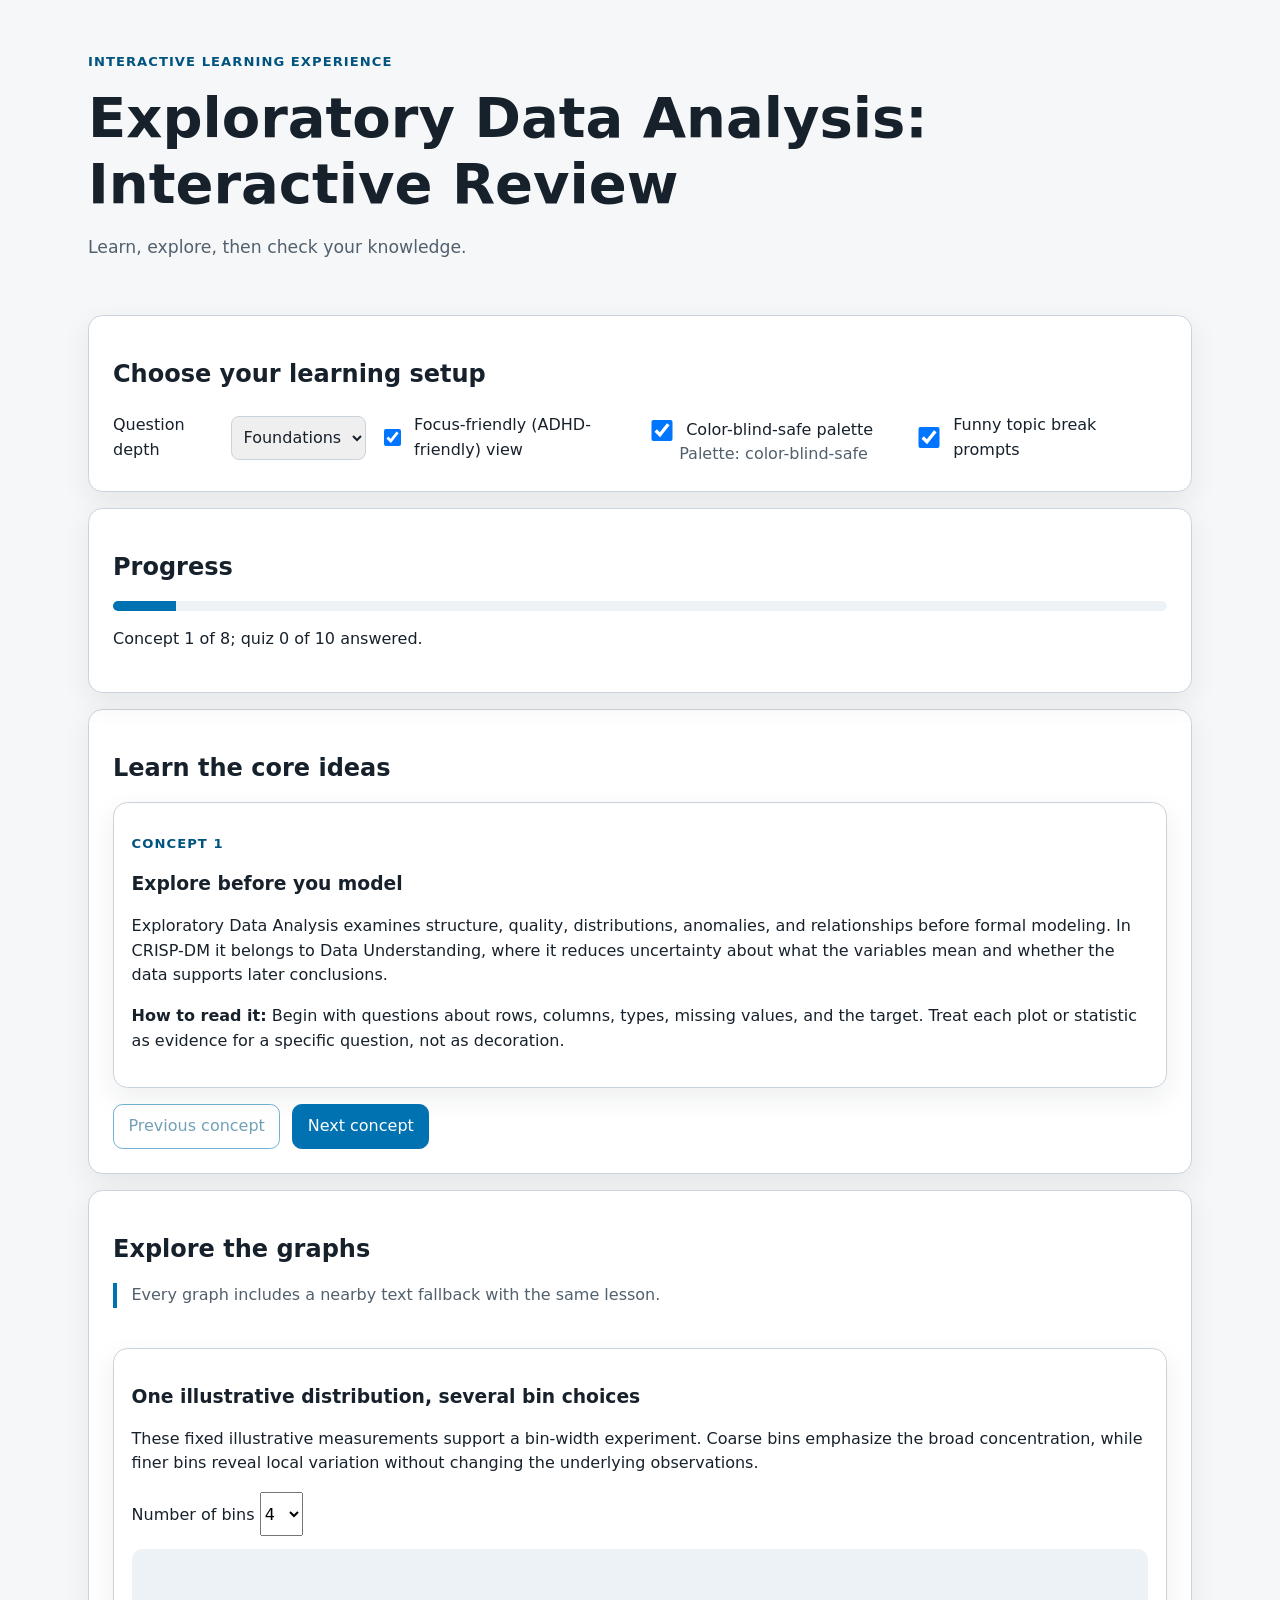
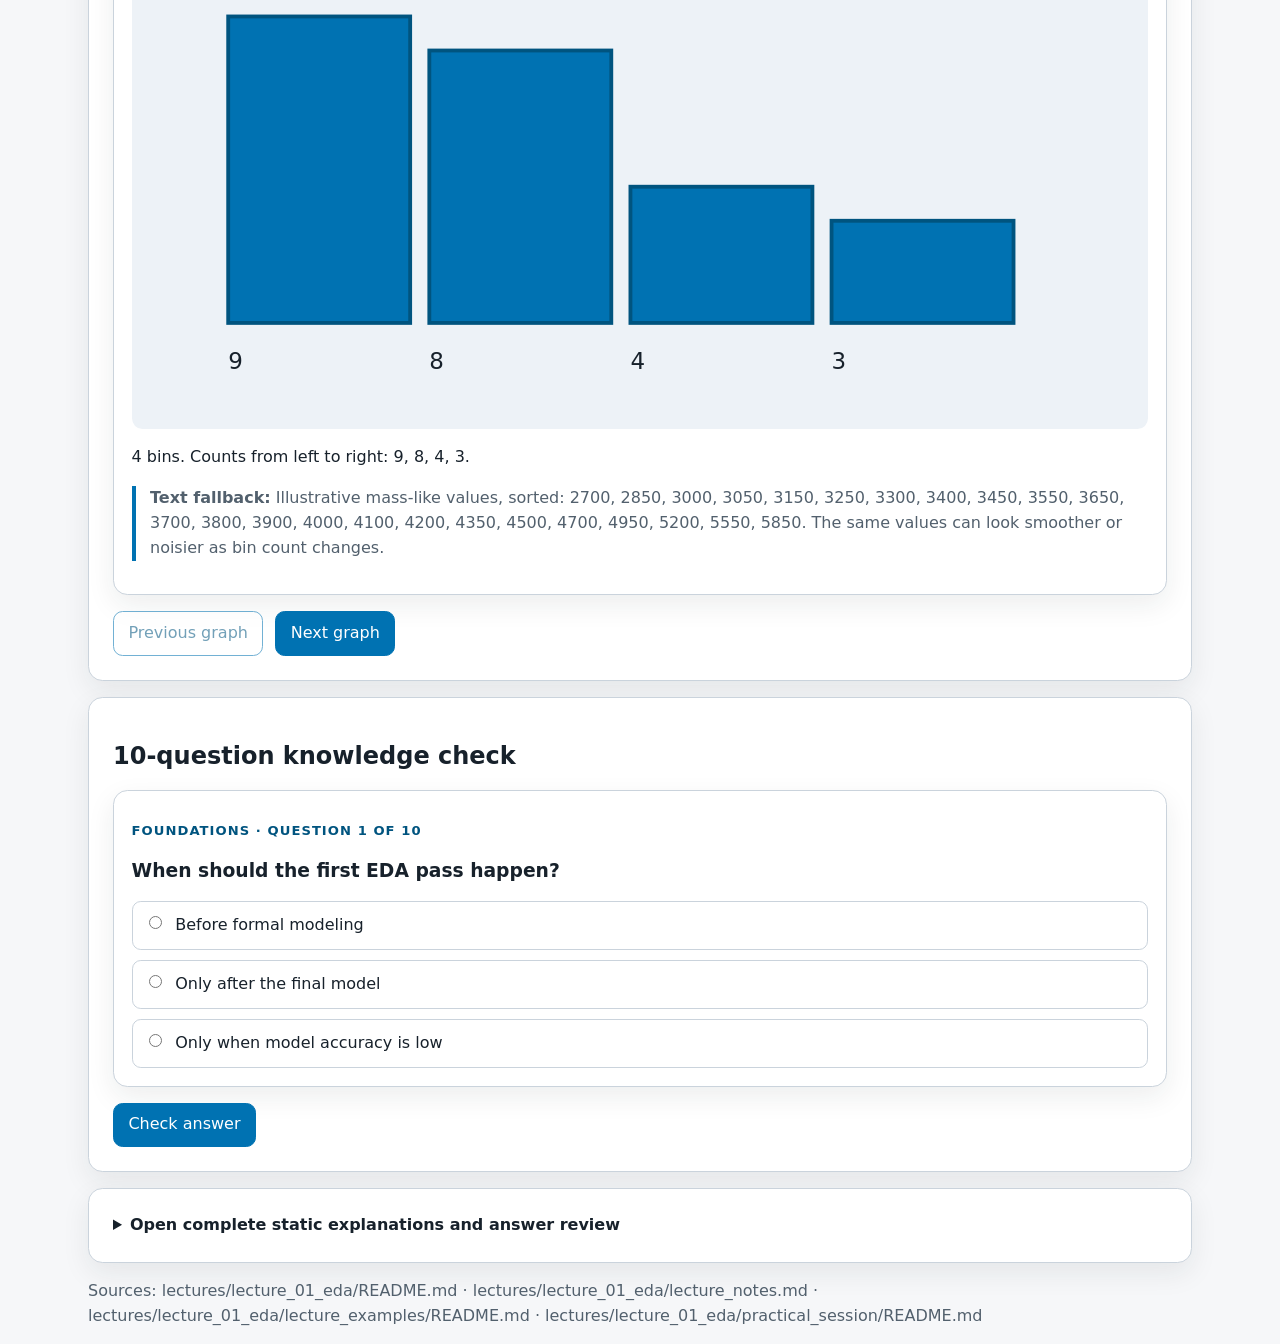
<file: lecture_experiences/lecture_01_eda/index.html>
<!doctype html>
<html lang="en" data-focus-friendly="false" data-color-blind="false">
<head>
  <meta charset="utf-8">
  <meta name="viewport" content="width=device-width, initial-scale=1">
  <title>Interactive learning experience</title>
  <style>
    :root {
      color-scheme: light;
      --background: #f6f7f9;
      --surface: #ffffff;
      --surface-soft: #edf2f7;
      --ink: #17212b;
      --muted: #52606d;
      --accent: #315c9b;
      --accent-strong: #173f76;
      --secondary: #c55a11;
      --success: #247a4d;
      --danger: #a33a3a;
      --border: #cad3dc;
      --focus: #111111;
      --graph-primary: #6d28d9;
      --graph-primary-strong: #4c1d95;
      --graph-secondary: #0f766e;
      --graph-secondary-strong: #115e59;
      --shadow: 0 10px 28px rgb(23 33 43 / 8%);
      font-family: system-ui, -apple-system, BlinkMacSystemFont, "Segoe UI", sans-serif;
    }

    :root[data-color-blind="true"] {
      --accent: #0072b2;
      --accent-strong: #00547f;
      --secondary: #d55e00;
      --success: #009e73;
      --danger: #cc79a7;
      --focus: #000000;
      --graph-primary: #0072b2;
      --graph-primary-strong: #00547f;
      --graph-secondary: #d55e00;
      --graph-secondary-strong: #9f4500;
    }

    * {
      box-sizing: border-box;
    }

    html {
      background: var(--background);
      color: var(--ink);
      line-height: 1.55;
      scroll-behavior: smooth;
      scroll-padding-top: calc(env(safe-area-inset-top, 0px) + 8rem);
    }

    body {
      margin: 0;
    }

    button,
    input,
    select,
    textarea {
      font: inherit;
    }

    button,
    select {
      min-height: 2.75rem;
    }

    button {
      border: 1px solid var(--accent);
      border-radius: 0.6rem;
      background: var(--accent);
      color: #ffffff;
      cursor: pointer;
      padding: 0.55rem 0.9rem;
    }

    button:hover {
      background: var(--accent-strong);
    }

    button.secondary {
      background: var(--surface);
      color: var(--accent-strong);
    }

    button:disabled {
      cursor: not-allowed;
      opacity: 0.55;
    }

    :focus-visible {
      outline: 3px solid var(--focus);
      outline-offset: 3px;
    }

    .skip-link {
      position: absolute;
      left: 0.75rem;
      top: -5rem;
      z-index: 10;
      background: var(--surface);
      color: var(--ink);
      padding: 0.65rem;
    }

    .skip-link:focus {
      top: 0.75rem;
    }

    .page-header,
    main,
    .page-footer {
      margin-inline: auto;
      max-width: 74rem;
      padding-inline: clamp(1rem, 4vw, 2.5rem);
    }

    .page-header {
      padding-block: 2.4rem 1.3rem;
    }

    .eyebrow {
      color: var(--accent-strong);
      font-size: 0.82rem;
      font-weight: 750;
      letter-spacing: 0.08em;
      text-transform: uppercase;
    }

    h1,
    h2,
    h3 {
      line-height: 1.18;
    }

    h1 {
      font-size: clamp(2rem, 5vw, 3.5rem);
      margin: 0.35rem 0 0.6rem;
    }

    .lede {
      color: var(--muted);
      font-size: 1.08rem;
      max-width: 68ch;
    }

    .settings,
    .panel,
    .concept-card,
    .visualization-card,
    .quiz-card,
    .static-reference {
      background: var(--surface);
      border: 1px solid var(--border);
      border-radius: 0.9rem;
      box-shadow: var(--shadow);
    }

    .settings,
    .panel,
    .static-reference {
      margin-block: 1rem;
      padding: clamp(1rem, 3vw, 1.5rem);
    }

    .settings-grid {
      display: grid;
      gap: 0.9rem;
      grid-template-columns: repeat(auto-fit, minmax(13rem, 1fr));
    }

    .setting {
      align-items: center;
      display: flex;
      gap: 0.65rem;
      min-height: 2.75rem;
    }

    .setting select {
      border: 1px solid var(--border);
      border-radius: 0.5rem;
      color: var(--ink);
      flex: 1;
      padding: 0.45rem;
    }

    .setting input[type="checkbox"] {
      height: 1.35rem;
      width: 1.35rem;
    }

    .setting-status {
      color: var(--muted);
      margin: -0.65rem 0 0 2rem;
    }

    textarea {
      border: 1px solid var(--border);
      border-radius: 0.55rem;
      min-height: 7rem;
      padding: 0.7rem;
      width: 100%;
    }

    .progress-track {
      background: var(--surface-soft);
      border-radius: 999px;
      height: 0.65rem;
      overflow: hidden;
    }

    .progress-value {
      background: var(--accent);
      height: 100%;
      transition: width 180ms ease;
      width: 0;
    }

    .progress-panel {
      background: var(--surface);
      border: 1px solid var(--border);
      box-shadow: var(--shadow);
      position: sticky;
      top: calc(env(safe-area-inset-top, 0px) + 0.75rem);
      z-index: 2;
    }

    .quiz-card,
    #quiz-feedback,
    #quiz-results {
      scroll-margin-top: calc(env(safe-area-inset-top, 0px) + 8rem);
    }

    .card-grid {
      display: grid;
      gap: 1rem;
      grid-template-columns: repeat(auto-fit, minmax(min(100%, 19rem), 1fr));
    }

    .concept-card,
    .visualization-card,
    .quiz-card {
      padding: 1.1rem;
    }

    .concept-card[hidden],
    .visualization-card[hidden] {
      display: none;
    }

    .mistakes {
      border-left: 0.3rem solid var(--secondary);
      padding-left: 1rem;
    }

    .button-row {
      display: flex;
      flex-wrap: wrap;
      gap: 0.75rem;
      margin-top: 1rem;
    }

    .chart-shell {
      background: var(--surface-soft);
      border-radius: 0.65rem;
      margin-block: 0.8rem;
      overflow-x: auto;
      padding: 0.65rem;
    }

    .chart-shell svg {
      display: block;
      height: auto;
      max-width: 100%;
    }

    .chart-label {
      fill: var(--ink);
      font-size: 12px;
    }

    .mark-primary {
      fill: var(--graph-primary);
      stroke: var(--graph-primary-strong);
      stroke-width: 2;
    }

    .mark-secondary {
      color: var(--graph-secondary);
      fill: url("#diagonal-hatch");
      stroke: var(--graph-secondary-strong);
      stroke-width: 3;
    }

    .mark-series-primary {
      fill: var(--graph-primary);
      stroke: var(--graph-primary-strong);
      stroke-width: 2;
    }

    .mark-series-secondary {
      color: var(--graph-secondary);
      fill: url("#diagonal-hatch");
      stroke: var(--graph-secondary-strong);
      stroke-width: 3;
    }

    .boundary-line,
    .zero-line {
      fill: none;
      stroke: var(--graph-secondary-strong);
      stroke-dasharray: 9 6;
      stroke-width: 3;
    }

    .residual-line {
      stroke: var(--graph-secondary-strong);
      stroke-width: 2;
    }

    .metric-bar {
      fill: var(--graph-primary);
      stroke: var(--graph-primary-strong);
      stroke-width: 2;
    }

    .confusion-cell rect {
      stroke-width: 3;
    }

    .confusion-cell text {
      fill: var(--ink);
      font-size: 16px;
      font-weight: 750;
    }

    .outcome-tn rect,
    .outcome-tp rect {
      fill: var(--graph-primary);
      fill-opacity: 0.22;
      stroke: var(--graph-primary-strong);
    }

    .outcome-fp,
    .outcome-fn {
      color: var(--graph-secondary);
    }

    .outcome-fp rect,
    .outcome-fn rect {
      fill: url("#diagonal-hatch");
      stroke: var(--graph-secondary-strong);
    }

    .coefficient-line {
      fill: none;
      stroke-width: 3;
    }

    .feature-label {
      fill: var(--ink);
      font-size: 11px;
      font-weight: 700;
    }

    .coefficient-legend {
      color: var(--muted);
      margin: 0.75rem 0 0;
    }

    .model-ridge {
      stroke: var(--graph-primary);
    }

    .model-lasso {
      stroke: var(--graph-secondary);
      stroke-dasharray: 8 5;
    }

    .coefficient-zero {
      color: var(--graph-secondary-strong);
      fill: var(--surface);
      stroke: currentColor;
      stroke-width: 3;
    }

    .visualization-table {
      border-collapse: collapse;
      margin-top: 0.75rem;
      width: 100%;
    }

    .visualization-table th,
    .visualization-table td {
      border-bottom: 1px solid var(--border);
      padding: 0.4rem 0.55rem;
      text-align: left;
    }

    .graph-fallback {
      border-left: 0.3rem solid var(--accent);
      color: var(--muted);
      margin-top: 0.8rem;
      padding-left: 0.9rem;
    }

    .break-prompt {
      background: #fff7df;
      border: 1px solid #e3b84e;
      border-radius: 0.7rem;
      color: #402d00;
      margin-block: 1rem;
      padding: 0.8rem 1rem;
    }

    .break-prompt[hidden] {
      display: none;
    }

    .quiz-options {
      border: 0;
      display: grid;
      gap: 0.6rem;
      margin: 0;
      padding: 0;
    }

    .quiz-option {
      align-items: flex-start;
      border: 1px solid var(--border);
      border-radius: 0.55rem;
      display: flex;
      gap: 0.65rem;
      padding: 0.7rem;
    }

    .feedback {
      border-left: 0.35rem solid var(--accent);
      margin-top: 1rem;
      padding-left: 0.9rem;
    }

    .feedback[data-correct="true"] {
      border-color: var(--success);
    }

    .feedback[data-correct="false"] {
      border-color: var(--danger);
    }

    .static-reference summary {
      cursor: pointer;
      font-weight: 750;
    }

    .static-reference-body {
      margin-top: 1rem;
    }

    .static-reference-body article {
      border-top: 1px solid var(--border);
      padding-block: 0.75rem;
    }

    .source-list {
      color: var(--muted);
      overflow-wrap: anywhere;
    }

    :root[data-focus-friendly="true"] .optional-detail,
    :root[data-focus-friendly="true"] .visualization-card:not([data-active="true"]) {
      display: none;
    }

    :root[data-focus-friendly="true"] .card-grid {
      display: block;
    }

    @media (max-width: 42rem) {
      .progress-panel {
        margin-block: 0.65rem;
        padding: 0.75rem 0.9rem;
      }

      .progress-panel h2,
      .progress-panel p {
        margin-block: 0.25rem;
      }

      .progress-track {
        height: 0.5rem;
      }

      .button-row button {
        flex: 1 1 9rem;
      }
    }

    @media (prefers-reduced-motion: reduce) {
      *,
      *::before,
      *::after {
        animation-duration: 0.01ms !important;
        animation-iteration-count: 1 !important;
        scroll-behavior: auto !important;
        transition-duration: 0.01ms !important;
      }
    }
  </style>
</head>
<body>
  <a class="skip-link" href="#main-content">Skip to learning content</a>
  <header class="page-header">
    <p class="eyebrow">Interactive learning experience</p>
    <h1 id="site-title">Learning experience</h1>
    <p class="lede" id="site-subtitle">Learn, explore, then check your knowledge.</p>
  </header>

  <main id="main-content">
    <section class="settings" aria-labelledby="settings-title">
      <h2 id="settings-title">Choose your learning setup</h2>
      <div class="settings-grid">
        <label class="setting">
          <span>Question depth</span>
          <select data-setting="difficulty">
            <option value="foundations">Foundations</option>
            <option value="applied">Applied</option>
            <option value="challenge">Challenge</option>
          </select>
        </label>
        <label class="setting">
          <input data-setting="focus" type="checkbox">
          <span>Focus-friendly (ADHD-friendly) view</span>
        </label>
        <div>
          <label class="setting">
            <input data-setting="color-blind" type="checkbox">
            <span>Color-blind-safe palette</span>
          </label>
          <p id="palette-status" class="setting-status" aria-live="polite">
            Palette: standard
          </p>
        </div>
        <label class="setting">
          <input data-setting="break-prompts" type="checkbox">
          <span>Funny topic break prompts</span>
        </label>
      </div>
    </section>

    <section class="panel progress-panel" aria-labelledby="progress-title">
      <h2 id="progress-title">Progress</h2>
      <div class="progress-track" role="progressbar" aria-valuemin="0" aria-valuemax="100"
           aria-valuenow="0" aria-label="Learning experience progress">
        <div class="progress-value"></div>
      </div>
      <p id="progress-text">Start with the first concept.</p>
    </section>

    <section class="panel" aria-labelledby="learn-title">
      <h2 id="learn-title">Learn the core ideas</h2>
      <div id="concept-list" class="card-grid"></div>
      <div class="button-row">
        <button class="secondary" id="previous-concept" type="button">Previous concept</button>
        <button id="next-concept" type="button">Next concept</button>
      </div>
    </section>

    <aside id="break-prompt" class="break-prompt" aria-live="polite" hidden></aside>

    <section class="panel" aria-labelledby="explore-title">
      <h2 id="explore-title">Explore the graphs</h2>
      <p class="graph-fallback">Every graph includes a nearby text fallback with the same lesson.</p>
      <svg width="0" height="0" aria-hidden="true" focusable="false">
        <defs>
          <pattern id="diagonal-hatch" width="8" height="8" patternUnits="userSpaceOnUse">
            <path d="M-2,2 L2,-2 M0,8 L8,0 M6,10 L10,6" stroke="currentColor"
                  stroke-width="2"></path>
          </pattern>
        </defs>
      </svg>
      <div id="visualization-list" class="card-grid" data-shape="circle"></div>
      <div class="button-row">
        <button class="secondary" id="previous-visualization" type="button">
          Previous graph
        </button>
        <button id="next-visualization" type="button">Next graph</button>
      </div>
    </section>

    <section class="panel" aria-labelledby="quiz-title">
      <h2 id="quiz-title">10-question knowledge check</h2>
      <div id="quiz-card" class="quiz-card"></div>
      <div id="quiz-feedback" class="feedback" aria-live="polite" hidden></div>
      <div id="quiz-results" aria-live="polite" tabindex="-1" hidden></div>
      <div class="button-row">
        <button id="submit-answer" type="button">Check answer</button>
        <button id="next-question" type="button" hidden>Next question</button>
        <button id="retry-quiz" class="secondary" type="button" hidden>Retry quiz</button>
      </div>
    </section>

    <section id="static-content" class="static-reference">
      <details>
        <summary>Open complete static explanations and answer review</summary>
        <div class="static-reference-body"><h2>Complete static learning reference</h2><p>This reference remains available when scripts or browser storage are unavailable.</p><section><h3>Concepts</h3><article><h4>Explore before you model</h4><p>Exploratory Data Analysis examines structure, quality, distributions, anomalies, and relationships before formal modeling. In CRISP-DM it belongs to Data Understanding, where it reduces uncertainty about what the variables mean and whether the data supports later conclusions.</p><p><strong>How to interpret it:</strong> Begin with questions about rows, columns, types, missing values, and the target. Treat each plot or statistic as evidence for a specific question, not as decoration.</p><h5>Common mistakes</h5><ul><li>Fitting a model before checking whether columns, units, and missing values are sensible.</li><li>Treating EDA as a one-time checklist instead of returning to it after data changes.</li></ul><p><strong>Sources:</strong> lectures/lecture_01_eda/lecture_notes.md; lectures/lecture_01_eda/practical_session/README.md</p></article><article><h4>Structure and data types choose the question</h4><p>Rows, columns, data types, unique values, and missingness define the dataset you actually have. Numerical, categorical, ordinal, and time-series variables require different summaries and plots.</p><p><strong>How to interpret it:</strong> Use numerical summaries for measured quantities, counts and proportions for categories, and preserve the ordering of ordinal categories. Inspect structure before plotting so a numeric-looking code is not mistaken for a measured quantity.</p><h5>Common mistakes</h5><ul><li>Taking the mean of an unordered category code.</li><li>Treating an ordered category as though its levels had no order.</li></ul><p><strong>Sources:</strong> lectures/lecture_01_eda/lecture_notes.md; lectures/lecture_01_eda/practical_session/README.md</p></article><article><h4>Read center, spread, and shape together</h4><p>Mean, median, and mode describe different notions of center; variance and standard deviation describe spread; skewness describes asymmetry. The mean uses every value and is sensitive to extremes, while the median is more robust.</p><p><strong>How to interpret it:</strong> For a right-skewed variable, report the median alongside its spread and distribution shape. A single average cannot show whether values are concentrated, variable, or asymmetric.</p><h5>Common mistakes</h5><ul><li>Reporting a mean without checking the distribution or spread.</li><li>Assuming all libraries use the same bias correction or kurtosis convention.</li></ul><p><strong>Sources:</strong> lectures/lecture_01_eda/lecture_notes.md</p></article><article><h4>Histogram shape depends on bins</h4><p>A histogram groups numerical values into bins to reveal frequency and shape. Too few bins can hide clusters or multiple peaks, while too many can make random variation look like meaningful structure.</p><p><strong>How to interpret it:</strong> Change the bin count and look for conclusions that remain stable. Use a histogram as one view of shape, supported by summaries or another view such as an ECDF.</p><h5>Common mistakes</h5><ul><li>Treating one arbitrary bin setting as the unique shape of the data.</li><li>Comparing histogram bar heights when the bin widths differ.</li></ul><p><strong>Sources:</strong> lectures/lecture_01_eda/lecture_notes.md; lectures/lecture_01_eda/lecture_examples/README.md</p></article><article><h4>IQR fences flag observations for inspection</h4><p>The interquartile range is Q3 minus Q1 and contains the middle half of ordered observations. Many box plots flag values below Q1 - 1.5 × IQR or above Q3 + 1.5 × IQR.</p><p><strong>How to interpret it:</strong> A flagged point is unusual relative to this distribution, not automatically an error. Check its source, units, group, and domain meaning before deciding how to handle it.</p><h5>Common mistakes</h5><ul><li>Deleting every point beyond a box-plot whisker.</li><li>Reading the box as the full data range instead of the middle 50 percent.</li></ul><p><strong>Sources:</strong> lectures/lecture_01_eda/lecture_notes.md; lectures/lecture_01_eda/practical_session/README.md</p></article><article><h4>Association is evidence, not causation</h4><p>A scatter plot shows how two numerical variables vary together and can reveal direction, clusters, non-linearity, and outliers. Pearson correlation summarizes linear association but does not establish a causal mechanism.</p><p><strong>How to interpret it:</strong> Describe what the points show, then consider grouping variables, non-linear patterns, and domain explanations. A trend between flipper length and body mass does not prove that changing one causes the other.</p><h5>Common mistakes</h5><ul><li>Using correlation as proof of causation.</li><li>Concluding that no relationship exists because Pearson correlation is near zero.</li></ul><p><strong>Sources:</strong> lectures/lecture_01_eda/lecture_notes.md; lectures/lecture_01_eda/practical_session/README.md</p></article><article><h4>Compare missing counts in context</h4><p>A missing-value count gives the number of unavailable observations, while a missing proportion divides that count by the relevant total. Proportions make columns or groups of different sizes comparable.</p><p><strong>How to interpret it:</strong> Report both count and denominator. Then investigate whether missingness is concentrated in particular variables or groups, because missing data can change summaries and interpretation.</p><h5>Common mistakes</h5><ul><li>Comparing raw missing counts across datasets of very different sizes.</li><li>Treating missingness only as a cleaning inconvenience without checking its pattern.</li></ul><p><strong>Sources:</strong> lectures/lecture_01_eda/lecture_notes.md; lectures/lecture_01_eda/practical_session/README.md</p></article><article><h4>Automation starts the investigation</h4><p>Automated EDA tools can quickly summarize types, missingness, quantiles, distributions, and correlations. They save time and make initial reporting consistent, but they lack domain context and may miss subtle problems.</p><p><strong>How to interpret it:</strong> Use an automated report to generate questions and prioritize checks. Confirm important findings with targeted manual inspection and explain why each finding matters.</p><h5>Common mistakes</h5><ul><li>Submitting an automated report as though it were a reasoned analysis.</li><li>Assuming an inferred type or highlighted correlation must be correct.</li></ul><p><strong>Sources:</strong> lectures/lecture_01_eda/lecture_notes.md; lectures/lecture_01_eda/lecture_examples/README.md</p></article></section><section><h3>Visualization reference</h3><article><h4>One illustrative distribution, several bin choices</h4><p>These fixed illustrative measurements support a bin-width experiment. Coarse bins emphasize the broad concentration, while finer bins reveal local variation without changing the underlying observations.</p><p class="graph-fallback"><strong>Graph fallback:</strong> Illustrative mass-like values, sorted: 2700, 2850, 3000, 3050, 3150, 3250, 3300, 3400, 3450, 3550, 3650, 3700, 3800, 3900, 4000, 4100, 4200, 4350, 4500, 4700, 4950, 5200, 5550, 5850. The same values can look smoother or noisier as bin count changes.</p></article><article><h4>An IQR flag is not a deletion command</h4><p>Change the fence multiplier and notice which observations are flagged. The rule describes unusual position in this sample; it does not diagnose a measurement error.</p><p class="graph-fallback"><strong>Graph fallback:</strong> Sorted measurements: 28, 29, 30, 30, 31, 31, 32, 32, 33, 34, 35, 36, 37, 42, 52. A 1 × IQR fence flags 42 and 52, while wider fences flag only 52. Either flag still needs source and domain inspection.</p></article><article><h4>Illustrative flipper length and body mass association</h4><p>These fixed illustrative points model the positive association discussed in the lecture: larger flipper measurements often coincide with larger body mass. The dashed line summarizes direction, not a causal claim.</p><p class="graph-fallback"><strong>Graph fallback:</strong> Pairs of flipper length in millimetres and body mass in grams: (178, 3150), (181, 3300), (185, 3450), (188, 3600), (191, 3500), (195, 3900), (199, 4050), (203, 4300), (210, 4700), (216, 5100). Values generally rise together, with variation around the trend.</p></article><article><h4>Illustrative missingness: counts need denominators</h4><p>Compare raw missing counts with percentages in this fixed teaching example. A smaller count can represent the larger missing-data problem when its denominator is much smaller.</p><p class="graph-fallback"><strong>Graph fallback:</strong> Illustrative missingness table: column A 2/344 (about 0.6%); column B 11/344 (about 3.2%); small subgroup 6/40 (15%); large subgroup 12/300 (4%). Although 6 is a smaller count than 12, it is the larger proportion.</p></article></section><section><h3>Quiz banks and answer review</h3><section><h4>Foundations</h4><ol><li><p><strong>When should the first EDA pass happen?</strong></p><ul><li>Before formal modeling</li><li>Only after the final model</li><li>Only when model accuracy is low</li></ul><p><strong>Answer:</strong> Before formal modeling</p><p><strong>Explanation:</strong> EDA belongs to Data Understanding and should reveal structure and quality issues before modeling choices are made.</p></li><li><p><strong>Which summary is most appropriate for an unordered species column?</strong></p><ul><li>Counts and proportions</li><li>Mean and variance</li><li>Pearson correlation</li></ul><p><strong>Answer:</strong> Counts and proportions</p><p><strong>Explanation:</strong> Species is categorical, so frequencies, proportions, mode, unique count, and missing count are meaningful summaries.</p></li><li><p><strong>Which measure of center is usually more robust to an extreme value?</strong></p><ul><li>Median</li><li>Mean</li><li>Variance</li></ul><p><strong>Answer:</strong> Median</p><p><strong>Explanation:</strong> The median depends on ordered position rather than the magnitude of every value, so a single extreme usually affects it less.</p></li><li><p><strong>What does positive skewness describe?</strong></p><ul><li>A long right tail</li><li>A long left tail</li><li>No spread</li></ul><p><strong>Answer:</strong> A long right tail</p><p><strong>Explanation:</strong> Positive skew means the distribution extends farther toward large values; the mean is often pulled above the median.</p></li><li><p><strong>What does a histogram bar count?</strong></p><ul><li>Observations in a numerical interval</li><li>Causal effects</li><li>Missing column names</li></ul><p><strong>Answer:</strong> Observations in a numerical interval</p><p><strong>Explanation:</strong> A histogram groups numerical observations into bins and displays their frequencies.</p></li><li><p><strong>How is the interquartile range calculated?</strong></p><ul><li>Q3 minus Q1</li><li>Maximum minus minimum</li><li>Mean minus median</li></ul><p><strong>Answer:</strong> Q3 minus Q1</p><p><strong>Explanation:</strong> IQR = Q3 - Q1 and describes the spread of the middle 50 percent of observations.</p></li><li><p><strong>What does a point beyond a standard box-plot whisker mean?</strong></p><ul><li>It deserves inspection</li><li>It is certainly a data error</li><li>It proves the distribution is normal</li></ul><p><strong>Answer:</strong> It deserves inspection</p><p><strong>Explanation:</strong> The 1.5 × IQR rule flags an unusual position; source and domain checks are needed before calling it erroneous.</p></li><li><p><strong>A strong scatter-plot trend proves that changing x causes y.</strong></p><ul><li>False</li><li>True</li><li>Only when the line slopes upward</li></ul><p><strong>Answer:</strong> False</p><p><strong>Explanation:</strong> Association can result from grouping, confounding, selection, or other mechanisms; a scatter plot alone does not establish causation.</p></li><li><p><strong>Why report a missing proportion as well as a count?</strong></p><ul><li>It accounts for the denominator</li><li>It makes every count smaller</li><li>It identifies the cause of missingness</li></ul><p><strong>Answer:</strong> It accounts for the denominator</p><p><strong>Explanation:</strong> Dividing by the relevant total makes missingness comparable across columns or groups of different sizes.</p></li><li><p><strong>What is the best role for an automated EDA report?</strong></p><ul><li>A starting point for targeted checks</li><li>A replacement for interpretation</li><li>Proof that inferred types are correct</li></ul><p><strong>Answer:</strong> A starting point for targeted checks</p><p><strong>Explanation:</strong> Automation is fast and consistent, but important findings still require context and manual confirmation.</p></li></ol></section><section><h4>Applied</h4><ol><li><p><strong>A new table arrives with 344 rows. What should you inspect before drawing pair plots?</strong></p><ul><li>Columns, types, unique values, and missingness</li><li>Only model accuracy</li><li>Only the target mean</li></ul><p><strong>Answer:</strong> Columns, types, unique values, and missingness</p><p><strong>Explanation:</strong> Structural inspection establishes what each field represents and which analyses are valid before more elaborate plots.</p></li><li><p><strong>Household incomes are strongly right-skewed by a few very large values. Which center should be emphasized?</strong></p><ul><li>Median</li><li>Mean only</li><li>Maximum</li></ul><p><strong>Answer:</strong> Median</p><p><strong>Explanation:</strong> The median is less pulled by the large right-tail observations and better represents the ordered middle.</p></li><li><p><strong>A cluster disappears when a histogram changes from 20 bins to 4. What is the sound next step?</strong></p><ul><li>Check several bin settings and another distribution view</li><li>Declare the cluster nonexistent</li><li>Keep only the most dramatic plot</li></ul><p><strong>Answer:</strong> Check several bin settings and another distribution view</p><p><strong>Explanation:</strong> Histogram appearance depends on bins, so a stable conclusion should survive reasonable settings and supporting views.</p></li><li><p><strong>If Q1 = 10 and Q3 = 14, which value lies above the usual upper 1.5 × IQR fence?</strong></p><ul><li>25</li><li>18</li><li>14</li></ul><p><strong>Answer:</strong> 25</p><p><strong>Explanation:</strong> IQR is 4 and the upper fence is 14 + 1.5 × 4 = 20, so 25 is beyond it.</p></li><li><p><strong>Penguin flipper length and body mass rise together in a scatter plot. Which claim is supported?</strong></p><ul><li>They have a positive association in these data</li><li>Longer flippers necessarily cause higher mass</li><li>Species cannot affect the pattern</li></ul><p><strong>Answer:</strong> They have a positive association in these data</p><p><strong>Explanation:</strong> The plot supports a descriptive association; causal direction and possible group structure require additional evidence.</p></li><li><p><strong>Group A has 20 missing values among 100 rows; group B has 30 among 300. Which has the larger missing proportion?</strong></p><ul><li>Group A</li><li>Group B</li><li>They are equal</li></ul><p><strong>Answer:</strong> Group A</p><p><strong>Explanation:</strong> Group A is 20% missing while group B is 10%, even though B has the larger raw count.</p></li><li><p><strong>A column stores island names. Which pair gives the most useful first summary?</strong></p><ul><li>Category counts and percentages</li><li>Variance and standard deviation</li><li>Skewness and kurtosis</li></ul><p><strong>Answer:</strong> Category counts and percentages</p><p><strong>Explanation:</strong> Island is categorical, so frequency and relative frequency reveal group sizes and imbalance.</p></li><li><p><strong>Survey satisfaction uses Low, Medium, High. What must an analysis preserve?</strong></p><ul><li>The ordering of the levels</li><li>An arbitrary numeric distance between labels</li><li>Only alphabetical order</li></ul><p><strong>Answer:</strong> The ordering of the levels</p><p><strong>Explanation:</strong> This is ordinal data: order is meaningful, but equal numerical spacing between adjacent levels is not guaranteed.</p></li><li><p><strong>An automated report labels a numeric-looking ID column as continuous. What should you do?</strong></p><ul><li>Inspect its meaning and unique values manually</li><li>Accept the type without question</li><li>Compute its mean and stop</li></ul><p><strong>Answer:</strong> Inspect its meaning and unique values manually</p><p><strong>Explanation:</strong> Automated type inference lacks domain meaning; identifiers should not be analyzed as measured quantities merely because they use digits.</p></li><li><p><strong>Why is standard deviation often easier to interpret than variance?</strong></p><ul><li>It is in the original measurement units</li><li>It ignores all extreme values</li><li>It always lies between 0 and 1</li></ul><p><strong>Answer:</strong> It is in the original measurement units</p><p><strong>Explanation:</strong> Standard deviation is the square root of variance, returning spread to the variable's original units.</p></li></ol></section><section><h4>Challenge</h4><ol><li><p><strong>A pooled scatter plot shows a trend, but each species forms a separate cluster. What is the strongest interpretation?</strong></p><ul><li>Inspect within-species and pooled patterns separately</li><li>Ignore species because the pooled line is enough</li><li>The pooled trend proves one mechanism</li></ul><p><strong>Answer:</strong> Inspect within-species and pooled patterns separately</p><p><strong>Explanation:</strong> Group structure can create or alter an aggregate association, so both conditional and pooled views are needed.</p></li><li><p><strong>Pearson correlation is near zero, but the scatter plot forms a clear U-shape. What follows?</strong></p><ul><li>There is a non-linear relationship that Pearson correlation misses</li><li>There is no relationship</li><li>The scatter plot must be wrong</li></ul><p><strong>Answer:</strong> There is a non-linear relationship that Pearson correlation misses</p><p><strong>Explanation:</strong> Pearson correlation summarizes linear association; opposite slopes on either side of a U can cancel numerically.</p></li><li><p><strong>A biologically plausible penguin measurement lies beyond the 1.5 × IQR fence. What is the defensible action?</strong></p><ul><li>Retain it while checking source, units, and influence</li><li>Delete it automatically</li><li>Replace it with the mean immediately</li></ul><p><strong>Answer:</strong> Retain it while checking source, units, and influence</p><p><strong>Explanation:</strong> The fence flags rarity, not invalidity; provenance and sensitivity checks should guide any treatment.</p></li><li><p><strong>Two reports use the same observations but one histogram looks bimodal and the other smooth. What should be audited first?</strong></p><ul><li>Bin edges and widths</li><li>The causal mechanism</li><li>The missing-data cause</li></ul><p><strong>Answer:</strong> Bin edges and widths</p><p><strong>Explanation:</strong> Histogram structure can change materially with bin definitions even though the underlying observations are identical.</p></li><li><p><strong>Two columns each have 10 missing cells; one has 50 rows and one has 1000. Which statement is accurate?</strong></p><ul><li>Their counts match but their missing proportions differ</li><li>Their missing-data impact is identical</li><li>The larger table has the larger proportion</li></ul><p><strong>Answer:</strong> Their counts match but their missing proportions differ</p><p><strong>Explanation:</strong> The proportions are 20% and 1%, showing why the denominator is essential to interpretation.</p></li><li><p><strong>Which ordering is a common signature of a positively skewed distribution?</strong></p><ul><li>Mode &lt; Median &lt; Mean</li><li>Mean &lt; Median &lt; Mode</li><li>Mean = Median = Mode always</li></ul><p><strong>Answer:</strong> Mode &lt; Median &lt; Mean</p><p><strong>Explanation:</strong> Large right-tail values pull the mean farthest right, while the mode remains near the most frequent region.</p></li><li><p><strong>One library reports normal-distribution kurtosis near 3 and another near 0. What should you check?</strong></p><ul><li>Whether Fisher's definition subtracts 3</li><li>Whether the median was sorted</li><li>Whether categories were alphabetized</li></ul><p><strong>Answer:</strong> Whether Fisher's definition subtracts 3</p><p><strong>Explanation:</strong> Fisher kurtosis uses normal = 0 by subtracting 3, while another convention reports normal = 3.</p></li><li><p><strong>An automated report highlights a strong correlation between an ID and the target. Why is skepticism warranted?</strong></p><ul><li>The ID may encode ordering, leakage, or collection artifacts</li><li>Automated correlations are always causal</li><li>IDs are always continuous measurements</li></ul><p><strong>Answer:</strong> The ID may encode ordering, leakage, or collection artifacts</p><p><strong>Explanation:</strong> A numeric association can be real in the table yet meaningless or harmful for the intended modeling problem.</p></li><li><p><strong>What is the best use of a correlation heatmap during early EDA?</strong></p><ul><li>Screen pairs for follow-up plots and domain checks</li><li>Prove causal relationships among all features</li><li>Replace every univariate summary</li></ul><p><strong>Answer:</strong> Screen pairs for follow-up plots and domain checks</p><p><strong>Explanation:</strong> A heatmap efficiently surfaces linear associations but cannot establish causality or show all distributional structure.</p></li><li><p><strong>Why revisit EDA after preprocessing creates transformed features?</strong></p><ul><li>Transformations can change distributions, missingness, and relationships</li><li>EDA is required only for raw data</li><li>Model scores make data checks unnecessary</li></ul><p><strong>Answer:</strong> Transformations can change distributions, missingness, and relationships</p><p><strong>Explanation:</strong> EDA is iterative: whenever the representation changes, earlier assumptions and patterns should be checked again.</p></li></ol></section></section><section><h3>Sources</h3><ul><li>lectures/lecture_01_eda/README.md</li><li>lectures/lecture_01_eda/lecture_notes.md</li><li>lectures/lecture_01_eda/lecture_examples/README.md</li><li>lectures/lecture_01_eda/practical_session/README.md</li></ul></section></div>
      </details>
    </section>

    <noscript>
      <section class="panel" aria-label="JavaScript unavailable">
        <p>Interactive controls are unavailable, but complete explanations, graph fallbacks,
          questions, answers, and feedback remain in the static reference above.</p>
      </section>
    </noscript>
  </main>

  <footer class="page-footer">
    <p class="source-list" id="source-list"></p>
  </footer>

  <script>
(function exposeQuizStateMachine(root, factory) {
  "use strict";

  const api = factory();
  if (typeof module !== "undefined" && module.exports) {
    module.exports = api;
  }
  root.LearningExperienceQuiz = api;
})(typeof globalThis === "undefined" ? this : globalThis, function createQuizStateMachine() {
  "use strict";

  function blankQuestionState() {
    return {
      attempts: 0,
      firstAttemptCorrect: null,
      complete: false,
    };
  }

  function createQuizState(questionCount, settings = {}) {
    return {
      quizIndex: 0,
      questionStates: Array.from({ length: questionCount }, blankQuestionState),
      responses: [],
      selection: [],
      feedback: null,
      showResults: false,
      settings: { ...settings },
    };
  }

  function currentQuestionState(state) {
    return state.questionStates[state.quizIndex];
  }

  function normalizedAnswer(value) {
    const values = Array.isArray(value) ? value : [value];
    return values.map((item) => String(item).trim().toLocaleLowerCase()).sort();
  }

  function answersMatch(selected, answer) {
    return JSON.stringify(normalizedAnswer(selected)) ===
      JSON.stringify(normalizedAnswer(answer));
  }

  function selectAnswer(state, selected) {
    if (currentQuestionState(state)?.complete) return state;
    const values = Array.isArray(selected) ? selected : [selected];
    return {
      ...state,
      selection: values.map((value) => String(value).trim()).filter(Boolean),
      feedback: null,
    };
  }

  function submitAnswer(state, question) {
    const questionState = currentQuestionState(state);
    if (!questionState || questionState.complete) return state;
    if (!state.selection.length) {
      return {
        ...state,
        feedback: {
          correct: false,
          message: "Choose an answer before checking.",
          missing: true,
        },
      };
    }

    const correct = answersMatch(state.selection, question.answer);
    const attempts = questionState.attempts + 1;
    const updatedQuestionState = {
      attempts,
      firstAttemptCorrect:
        questionState.firstAttemptCorrect === null
          ? correct
          : questionState.firstAttemptCorrect,
      complete: correct,
    };
    const questionStates = state.questionStates.map((item, index) =>
      index === state.quizIndex ? updatedQuestionState : item
    );
    const feedback = {
      correct,
      message: question.explanation,
      missing: false,
    };

    if (!correct) {
      return { ...state, questionStates, feedback };
    }

    return {
      ...state,
      questionStates,
      feedback,
      responses: [
        ...state.responses,
        {
          id: question.id,
          prompt: question.prompt,
          selected: [...state.selection],
          answer: question.answer,
          explanation: question.explanation,
          correct,
          attempts,
          firstAttemptCorrect: updatedQuestionState.firstAttemptCorrect,
        },
      ],
    };
  }

  function canAdvance(state) {
    return !state.showResults && Boolean(currentQuestionState(state)?.complete);
  }

  function completedCount(state) {
    return state.questionStates.filter((questionState) => questionState.complete).length;
  }

  function nextQuestion(state) {
    if (!canAdvance(state)) return state;
    if (state.quizIndex >= state.questionStates.length - 1) {
      return {
        ...state,
        selection: [],
        feedback: null,
        showResults: true,
      };
    }
    return {
      ...state,
      quizIndex: state.quizIndex + 1,
      selection: [],
      feedback: null,
    };
  }

  function summarize(state) {
    return {
      completed: completedCount(state),
      firstAttemptCorrect: state.responses.filter(
        (response) => response.firstAttemptCorrect
      ).length,
      totalAttempts: state.responses.reduce(
        (total, response) => total + response.attempts,
        0
      ),
    };
  }

  function withSettings(state, settings) {
    return { ...state, settings: { ...settings } };
  }

  function retryQuiz(state) {
    return createQuizState(state.questionStates.length, state.settings);
  }

  return {
    answersMatch,
    canAdvance,
    completedCount,
    createQuizState,
    currentQuestionState,
    nextQuestion,
    retryQuiz,
    selectAnswer,
    submitAnswer,
    summarize,
    withSettings,
  };
});

  </script>
  <script>const CONTENT = {"meta":{"experience_id":"lecture-01-eda","title":"Exploratory Data Analysis: Interactive Review","sources":["lectures/lecture_01_eda/README.md","lectures/lecture_01_eda/lecture_notes.md","lectures/lecture_01_eda/lecture_examples/README.md","lectures/lecture_01_eda/practical_session/README.md"]},"defaults":{"difficulty":"foundations","focus_mode":true,"color_blind":true,"break_prompts":true},"concepts":[{"id":"eda-before-modeling","title":"Explore before you model","explanation":"Exploratory Data Analysis examines structure, quality, distributions, anomalies, and relationships before formal modeling. In CRISP-DM it belongs to Data Understanding, where it reduces uncertainty about what the variables mean and whether the data supports later conclusions.","interpretation":"Begin with questions about rows, columns, types, missing values, and the target. Treat each plot or statistic as evidence for a specific question, not as decoration.","common_mistakes":["Fitting a model before checking whether columns, units, and missing values are sensible.","Treating EDA as a one-time checklist instead of returning to it after data changes."],"sources":["lectures/lecture_01_eda/lecture_notes.md","lectures/lecture_01_eda/practical_session/README.md"]},{"id":"data-types-and-structure","title":"Structure and data types choose the question","explanation":"Rows, columns, data types, unique values, and missingness define the dataset you actually have. Numerical, categorical, ordinal, and time-series variables require different summaries and plots.","interpretation":"Use numerical summaries for measured quantities, counts and proportions for categories, and preserve the ordering of ordinal categories. Inspect structure before plotting so a numeric-looking code is not mistaken for a measured quantity.","common_mistakes":["Taking the mean of an unordered category code.","Treating an ordered category as though its levels had no order."],"sources":["lectures/lecture_01_eda/lecture_notes.md","lectures/lecture_01_eda/practical_session/README.md"]},{"id":"center-spread-skew","title":"Read center, spread, and shape together","explanation":"Mean, median, and mode describe different notions of center; variance and standard deviation describe spread; skewness describes asymmetry. The mean uses every value and is sensitive to extremes, while the median is more robust.","interpretation":"For a right-skewed variable, report the median alongside its spread and distribution shape. A single average cannot show whether values are concentrated, variable, or asymmetric.","common_mistakes":["Reporting a mean without checking the distribution or spread.","Assuming all libraries use the same bias correction or kurtosis convention."],"sources":["lectures/lecture_01_eda/lecture_notes.md"]},{"id":"histogram-bins","title":"Histogram shape depends on bins","explanation":"A histogram groups numerical values into bins to reveal frequency and shape. Too few bins can hide clusters or multiple peaks, while too many can make random variation look like meaningful structure.","interpretation":"Change the bin count and look for conclusions that remain stable. Use a histogram as one view of shape, supported by summaries or another view such as an ECDF.","common_mistakes":["Treating one arbitrary bin setting as the unique shape of the data.","Comparing histogram bar heights when the bin widths differ."],"sources":["lectures/lecture_01_eda/lecture_notes.md","lectures/lecture_01_eda/lecture_examples/README.md"]},{"id":"iqr-boxplot-outliers","title":"IQR fences flag observations for inspection","explanation":"The interquartile range is Q3 minus Q1 and contains the middle half of ordered observations. Many box plots flag values below Q1 - 1.5 × IQR or above Q3 + 1.5 × IQR.","interpretation":"A flagged point is unusual relative to this distribution, not automatically an error. Check its source, units, group, and domain meaning before deciding how to handle it.","common_mistakes":["Deleting every point beyond a box-plot whisker.","Reading the box as the full data range instead of the middle 50 percent."],"sources":["lectures/lecture_01_eda/lecture_notes.md","lectures/lecture_01_eda/practical_session/README.md"]},{"id":"scatter-association","title":"Association is evidence, not causation","explanation":"A scatter plot shows how two numerical variables vary together and can reveal direction, clusters, non-linearity, and outliers. Pearson correlation summarizes linear association but does not establish a causal mechanism.","interpretation":"Describe what the points show, then consider grouping variables, non-linear patterns, and domain explanations. A trend between flipper length and body mass does not prove that changing one causes the other.","common_mistakes":["Using correlation as proof of causation.","Concluding that no relationship exists because Pearson correlation is near zero."],"sources":["lectures/lecture_01_eda/lecture_notes.md","lectures/lecture_01_eda/practical_session/README.md"]},{"id":"missing-counts-proportions","title":"Compare missing counts in context","explanation":"A missing-value count gives the number of unavailable observations, while a missing proportion divides that count by the relevant total. Proportions make columns or groups of different sizes comparable.","interpretation":"Report both count and denominator. Then investigate whether missingness is concentrated in particular variables or groups, because missing data can change summaries and interpretation.","common_mistakes":["Comparing raw missing counts across datasets of very different sizes.","Treating missingness only as a cleaning inconvenience without checking its pattern."],"sources":["lectures/lecture_01_eda/lecture_notes.md","lectures/lecture_01_eda/practical_session/README.md"]},{"id":"automation-with-reasoning","title":"Automation starts the investigation","explanation":"Automated EDA tools can quickly summarize types, missingness, quantiles, distributions, and correlations. They save time and make initial reporting consistent, but they lack domain context and may miss subtle problems.","interpretation":"Use an automated report to generate questions and prioritize checks. Confirm important findings with targeted manual inspection and explain why each finding matters.","common_mistakes":["Submitting an automated report as though it were a reasoned analysis.","Assuming an inferred type or highlighted correlation must be correct."],"sources":["lectures/lecture_01_eda/lecture_notes.md","lectures/lecture_01_eda/lecture_examples/README.md"]}],"visualizations":[{"id":"penguin-mass-bins","type":"histogram","title":"One illustrative distribution, several bin choices","explanation":"These fixed illustrative measurements support a bin-width experiment. Coarse bins emphasize the broad concentration, while finer bins reveal local variation without changing the underlying observations.","data":[2700,2850,3000,3050,3150,3250,3300,3400,3450,3550,3650,3700,3800,3900,4000,4100,4200,4350,4500,4700,4950,5200,5550,5850],"controls":{"bins":[4,6,8,12]},"fallback":"Illustrative mass-like values, sorted: 2700, 2850, 3000, 3050, 3150, 3250, 3300, 3400, 3450, 3550, 3650, 3700, 3800, 3900, 4000, 4100, 4200, 4350, 4500, 4700, 4950, 5200, 5550, 5850. The same values can look smoother or noisier as bin count changes."},{"id":"mass-iqr-fence","type":"boxplot","title":"An IQR flag is not a deletion command","explanation":"Change the fence multiplier and notice which observations are flagged. The rule describes unusual position in this sample; it does not diagnose a measurement error.","data":[28,29,30,30,31,31,32,32,33,34,35,36,37,42,52],"controls":{"fence_multipliers":[1,1.5,2]},"fallback":"Sorted measurements: 28, 29, 30, 30, 31, 31, 32, 32, 33, 34, 35, 36, 37, 42, 52. A 1 × IQR fence flags 42 and 52, while wider fences flag only 52. Either flag still needs source and domain inspection."},{"id":"flipper-mass-association","type":"scatter","title":"Illustrative flipper length and body mass association","explanation":"These fixed illustrative points model the positive association discussed in the lecture: larger flipper measurements often coincide with larger body mass. The dashed line summarizes direction, not a causal claim.","data":[{"x":178,"y":3150},{"x":181,"y":3300},{"x":185,"y":3450},{"x":188,"y":3600},{"x":191,"y":3500},{"x":195,"y":3900},{"x":199,"y":4050},{"x":203,"y":4300},{"x":210,"y":4700},{"x":216,"y":5100}],"controls":{"trend_line":true},"fallback":"Pairs of flipper length in millimetres and body mass in grams: (178, 3150), (181, 3300), (185, 3450), (188, 3600), (191, 3500), (195, 3900), (199, 4050), (203, 4300), (210, 4700), (216, 5100). Values generally rise together, with variation around the trend."},{"id":"penguin-missingness","type":"missingness","title":"Illustrative missingness: counts need denominators","explanation":"Compare raw missing counts with percentages in this fixed teaching example. A smaller count can represent the larger missing-data problem when its denominator is much smaller.","data":[{"label":"column A","missing":2,"total":344},{"label":"column B","missing":11,"total":344},{"label":"small subgroup","missing":6,"total":40},{"label":"large subgroup","missing":12,"total":300}],"controls":{"sort":["source","descending"]},"fallback":"Illustrative missingness table: column A 2/344 (about 0.6%); column B 11/344 (about 3.2%); small subgroup 6/40 (15%); large subgroup 12/300 (4%). Although 6 is a smaller count than 12, it is the larger proportion."}],"quizzes":{"foundations":[{"id":"eda-f-01","type":"single-choice","prompt":"When should the first EDA pass happen?","options":["Before formal modeling","Only after the final model","Only when model accuracy is low"],"answer":"Before formal modeling","explanation":"EDA belongs to Data Understanding and should reveal structure and quality issues before modeling choices are made.","concept":"eda-before-modeling"},{"id":"eda-f-02","type":"single-choice","prompt":"Which summary is most appropriate for an unordered species column?","options":["Counts and proportions","Mean and variance","Pearson correlation"],"answer":"Counts and proportions","explanation":"Species is categorical, so frequencies, proportions, mode, unique count, and missing count are meaningful summaries.","concept":"data-types-and-structure"},{"id":"eda-f-03","type":"single-choice","prompt":"Which measure of center is usually more robust to an extreme value?","options":["Median","Mean","Variance"],"answer":"Median","explanation":"The median depends on ordered position rather than the magnitude of every value, so a single extreme usually affects it less.","concept":"center-spread-skew"},{"id":"eda-f-04","type":"single-choice","prompt":"What does positive skewness describe?","options":["A long right tail","A long left tail","No spread"],"answer":"A long right tail","explanation":"Positive skew means the distribution extends farther toward large values; the mean is often pulled above the median.","concept":"center-spread-skew"},{"id":"eda-f-05","type":"single-choice","prompt":"What does a histogram bar count?","options":["Observations in a numerical interval","Causal effects","Missing column names"],"answer":"Observations in a numerical interval","explanation":"A histogram groups numerical observations into bins and displays their frequencies.","concept":"histogram-bins"},{"id":"eda-f-06","type":"single-choice","prompt":"How is the interquartile range calculated?","options":["Q3 minus Q1","Maximum minus minimum","Mean minus median"],"answer":"Q3 minus Q1","explanation":"IQR = Q3 - Q1 and describes the spread of the middle 50 percent of observations.","concept":"iqr-boxplot-outliers"},{"id":"eda-f-07","type":"single-choice","prompt":"What does a point beyond a standard box-plot whisker mean?","options":["It deserves inspection","It is certainly a data error","It proves the distribution is normal"],"answer":"It deserves inspection","explanation":"The 1.5 × IQR rule flags an unusual position; source and domain checks are needed before calling it erroneous.","concept":"iqr-boxplot-outliers"},{"id":"eda-f-08","type":"single-choice","prompt":"A strong scatter-plot trend proves that changing x causes y.","options":["False","True","Only when the line slopes upward"],"answer":"False","explanation":"Association can result from grouping, confounding, selection, or other mechanisms; a scatter plot alone does not establish causation.","concept":"scatter-association"},{"id":"eda-f-09","type":"single-choice","prompt":"Why report a missing proportion as well as a count?","options":["It accounts for the denominator","It makes every count smaller","It identifies the cause of missingness"],"answer":"It accounts for the denominator","explanation":"Dividing by the relevant total makes missingness comparable across columns or groups of different sizes.","concept":"missing-counts-proportions"},{"id":"eda-f-10","type":"single-choice","prompt":"What is the best role for an automated EDA report?","options":["A starting point for targeted checks","A replacement for interpretation","Proof that inferred types are correct"],"answer":"A starting point for targeted checks","explanation":"Automation is fast and consistent, but important findings still require context and manual confirmation.","concept":"automation-with-reasoning"}],"applied":[{"id":"eda-a-01","type":"single-choice","prompt":"A new table arrives with 344 rows. What should you inspect before drawing pair plots?","options":["Columns, types, unique values, and missingness","Only model accuracy","Only the target mean"],"answer":"Columns, types, unique values, and missingness","explanation":"Structural inspection establishes what each field represents and which analyses are valid before more elaborate plots.","concept":"data-types-and-structure"},{"id":"eda-a-02","type":"single-choice","prompt":"Household incomes are strongly right-skewed by a few very large values. Which center should be emphasized?","options":["Median","Mean only","Maximum"],"answer":"Median","explanation":"The median is less pulled by the large right-tail observations and better represents the ordered middle.","concept":"center-spread-skew"},{"id":"eda-a-03","type":"single-choice","prompt":"A cluster disappears when a histogram changes from 20 bins to 4. What is the sound next step?","options":["Check several bin settings and another distribution view","Declare the cluster nonexistent","Keep only the most dramatic plot"],"answer":"Check several bin settings and another distribution view","explanation":"Histogram appearance depends on bins, so a stable conclusion should survive reasonable settings and supporting views.","concept":"histogram-bins"},{"id":"eda-a-04","type":"single-choice","prompt":"If Q1 = 10 and Q3 = 14, which value lies above the usual upper 1.5 × IQR fence?","options":["25","18","14"],"answer":"25","explanation":"IQR is 4 and the upper fence is 14 + 1.5 × 4 = 20, so 25 is beyond it.","concept":"iqr-boxplot-outliers"},{"id":"eda-a-05","type":"single-choice","prompt":"Penguin flipper length and body mass rise together in a scatter plot. Which claim is supported?","options":["They have a positive association in these data","Longer flippers necessarily cause higher mass","Species cannot affect the pattern"],"answer":"They have a positive association in these data","explanation":"The plot supports a descriptive association; causal direction and possible group structure require additional evidence.","concept":"scatter-association"},{"id":"eda-a-06","type":"single-choice","prompt":"Group A has 20 missing values among 100 rows; group B has 30 among 300. Which has the larger missing proportion?","options":["Group A","Group B","They are equal"],"answer":"Group A","explanation":"Group A is 20% missing while group B is 10%, even though B has the larger raw count.","concept":"missing-counts-proportions"},{"id":"eda-a-07","type":"single-choice","prompt":"A column stores island names. Which pair gives the most useful first summary?","options":["Category counts and percentages","Variance and standard deviation","Skewness and kurtosis"],"answer":"Category counts and percentages","explanation":"Island is categorical, so frequency and relative frequency reveal group sizes and imbalance.","concept":"data-types-and-structure"},{"id":"eda-a-08","type":"single-choice","prompt":"Survey satisfaction uses Low, Medium, High. What must an analysis preserve?","options":["The ordering of the levels","An arbitrary numeric distance between labels","Only alphabetical order"],"answer":"The ordering of the levels","explanation":"This is ordinal data: order is meaningful, but equal numerical spacing between adjacent levels is not guaranteed.","concept":"data-types-and-structure"},{"id":"eda-a-09","type":"single-choice","prompt":"An automated report labels a numeric-looking ID column as continuous. What should you do?","options":["Inspect its meaning and unique values manually","Accept the type without question","Compute its mean and stop"],"answer":"Inspect its meaning and unique values manually","explanation":"Automated type inference lacks domain meaning; identifiers should not be analyzed as measured quantities merely because they use digits.","concept":"automation-with-reasoning"},{"id":"eda-a-10","type":"single-choice","prompt":"Why is standard deviation often easier to interpret than variance?","options":["It is in the original measurement units","It ignores all extreme values","It always lies between 0 and 1"],"answer":"It is in the original measurement units","explanation":"Standard deviation is the square root of variance, returning spread to the variable's original units.","concept":"center-spread-skew"}],"challenge":[{"id":"eda-c-01","type":"single-choice","prompt":"A pooled scatter plot shows a trend, but each species forms a separate cluster. What is the strongest interpretation?","options":["Inspect within-species and pooled patterns separately","Ignore species because the pooled line is enough","The pooled trend proves one mechanism"],"answer":"Inspect within-species and pooled patterns separately","explanation":"Group structure can create or alter an aggregate association, so both conditional and pooled views are needed.","concept":"scatter-association"},{"id":"eda-c-02","type":"single-choice","prompt":"Pearson correlation is near zero, but the scatter plot forms a clear U-shape. What follows?","options":["There is a non-linear relationship that Pearson correlation misses","There is no relationship","The scatter plot must be wrong"],"answer":"There is a non-linear relationship that Pearson correlation misses","explanation":"Pearson correlation summarizes linear association; opposite slopes on either side of a U can cancel numerically.","concept":"scatter-association"},{"id":"eda-c-03","type":"single-choice","prompt":"A biologically plausible penguin measurement lies beyond the 1.5 × IQR fence. What is the defensible action?","options":["Retain it while checking source, units, and influence","Delete it automatically","Replace it with the mean immediately"],"answer":"Retain it while checking source, units, and influence","explanation":"The fence flags rarity, not invalidity; provenance and sensitivity checks should guide any treatment.","concept":"iqr-boxplot-outliers"},{"id":"eda-c-04","type":"single-choice","prompt":"Two reports use the same observations but one histogram looks bimodal and the other smooth. What should be audited first?","options":["Bin edges and widths","The causal mechanism","The missing-data cause"],"answer":"Bin edges and widths","explanation":"Histogram structure can change materially with bin definitions even though the underlying observations are identical.","concept":"histogram-bins"},{"id":"eda-c-05","type":"single-choice","prompt":"Two columns each have 10 missing cells; one has 50 rows and one has 1000. Which statement is accurate?","options":["Their counts match but their missing proportions differ","Their missing-data impact is identical","The larger table has the larger proportion"],"answer":"Their counts match but their missing proportions differ","explanation":"The proportions are 20% and 1%, showing why the denominator is essential to interpretation.","concept":"missing-counts-proportions"},{"id":"eda-c-06","type":"single-choice","prompt":"Which ordering is a common signature of a positively skewed distribution?","options":["Mode \u003c Median \u003c Mean","Mean \u003c Median \u003c Mode","Mean = Median = Mode always"],"answer":"Mode \u003c Median \u003c Mean","explanation":"Large right-tail values pull the mean farthest right, while the mode remains near the most frequent region.","concept":"center-spread-skew"},{"id":"eda-c-07","type":"single-choice","prompt":"One library reports normal-distribution kurtosis near 3 and another near 0. What should you check?","options":["Whether Fisher's definition subtracts 3","Whether the median was sorted","Whether categories were alphabetized"],"answer":"Whether Fisher's definition subtracts 3","explanation":"Fisher kurtosis uses normal = 0 by subtracting 3, while another convention reports normal = 3.","concept":"center-spread-skew"},{"id":"eda-c-08","type":"single-choice","prompt":"An automated report highlights a strong correlation between an ID and the target. Why is skepticism warranted?","options":["The ID may encode ordering, leakage, or collection artifacts","Automated correlations are always causal","IDs are always continuous measurements"],"answer":"The ID may encode ordering, leakage, or collection artifacts","explanation":"A numeric association can be real in the table yet meaningless or harmful for the intended modeling problem.","concept":"automation-with-reasoning"},{"id":"eda-c-09","type":"single-choice","prompt":"What is the best use of a correlation heatmap during early EDA?","options":["Screen pairs for follow-up plots and domain checks","Prove causal relationships among all features","Replace every univariate summary"],"answer":"Screen pairs for follow-up plots and domain checks","explanation":"A heatmap efficiently surfaces linear associations but cannot establish causality or show all distributional structure.","concept":"scatter-association"},{"id":"eda-c-10","type":"single-choice","prompt":"Why revisit EDA after preprocessing creates transformed features?","options":["Transformations can change distributions, missingness, and relationships","EDA is required only for raw data","Model scores make data checks unnecessary"],"answer":"Transformations can change distributions, missingness, and relationships","explanation":"EDA is iterative: whenever the representation changes, earlier assumptions and patterns should be checked again.","concept":"eda-before-modeling"}]},"break_prompts":["Stretch those whiskers before the next box plot.","Give your eyes a tiny interquartile break: middle 50 percent relaxed.","Stand up and form a positive association with the water bottle.","No timer, no pressure: let the histogram bins settle before continuing."]};</script>
  <script>(function visualizationModelsFactory(root, factory) {
  const api = factory();
  if (typeof module === "object" && module.exports) module.exports = api;
  root.LearningVisualizationModels = api;
})(typeof globalThis === "object" ? globalThis : this, function buildModels() {
  "use strict";

  function safeRatio(numerator, denominator) {
    return denominator === 0 ? null : numerator / denominator;
  }

  function thresholdSummary(records, threshold) {
    const counts = { tp: 0, fp: 0, tn: 0, fn: 0 };
    records.forEach((record) => {
      const predicted = Number(record.score) >= threshold ? 1 : 0;
      const actual = Number(record.actual);
      if (predicted === 1 && actual === 1) counts.tp += 1;
      else if (predicted === 1 && actual === 0) counts.fp += 1;
      else if (predicted === 0 && actual === 0) counts.tn += 1;
      else counts.fn += 1;
    });
    return {
      threshold,
      ...counts,
      precision: safeRatio(counts.tp, counts.tp + counts.fp),
      recall: safeRatio(counts.tp, counts.tp + counts.fn),
    };
  }

  function seriesStyles(seriesNames) {
    const names = [...new Set(seriesNames.map(String))].sort();
    const styles = [
      { colorRole: "primary", shape: "circle", pattern: "solid" },
      { colorRole: "secondary", shape: "square", pattern: "hatched" },
    ];
    return Object.fromEntries(names.map((name, index) => [name, styles[index]]));
  }

  function boundarySummary(points, boundary, positiveSeries) {
    const allSeries = [...new Set(points.map((point) => String(point.series)))].sort();
    const negativeSeries = allSeries.find((series) => series !== positiveSeries);
    const mapped = points.map((point) => {
      const boundaryY = Number(boundary.slope) * Number(point.x) + Number(boundary.intercept);
      const predictedSeries = Number(point.y) >= boundaryY ? positiveSeries : negativeSeries;
      return {
        ...point,
        boundaryY,
        predictedSeries,
        correct: predictedSeries === String(point.series),
      };
    });
    const correct = mapped.filter((point) => point.correct).length;
    return { points: mapped, correct, incorrect: mapped.length - correct };
  }

  function residualPoints(scenario) {
    return scenario.points.map((point) => ({
      ...point,
      fitted: Number(point.predicted),
      residual: Number(point.observed) - Number(point.predicted),
    }));
  }

  function coefficientSnapshot(data, index) {
    return {
      penalty: Number(data.penalties[index]),
      rows: data.series.map((series) => ({
        feature: String(series.feature),
        ridge: Number(series.ridge[index]),
        lasso: Number(series.lasso[index]),
        lassoIsZero: Number(series.lasso[index]) === 0,
      })),
    };
  }

  function errorMetricSummary(baseErrors, adjustableError) {
    const errors = [...baseErrors.map(Number), Number(adjustableError)];
    const mae = errors.reduce((sum, value) => sum + Math.abs(value), 0) / errors.length;
    const mse = errors.reduce((sum, value) => sum + value ** 2, 0) / errors.length;
    return { errors, mae, mse, rmse: Math.sqrt(mse) };
  }

  return {
    boundarySummary,
    coefficientSnapshot,
    errorMetricSummary,
    residualPoints,
    seriesStyles,
    thresholdSummary,
  };
});
</script>
  <script>
    "use strict";

    const safeStorage = {
      get(key) {
        try {
          return window.localStorage.getItem(key);
        } catch (_error) {
          return null;
        }
      },
      set(key, value) {
        try {
          window.localStorage.setItem(key, value);
        } catch (_error) {
          return false;
        }
        return true;
      },
    };

    const storageKey = `learning-experience:${CONTENT.meta.experience_id}`;
    const savedSettings = (() => {
      const raw = safeStorage.get(storageKey);
      if (!raw) return {};
      try {
        const parsed = JSON.parse(raw);
        return parsed && typeof parsed === "object" && !Array.isArray(parsed) ? parsed : {};
      } catch (_error) {
        return {};
      }
    })();

    const validDifficulties = new Set(["foundations", "applied", "challenge"]);
    const savedBoolean = (value, fallback) =>
      typeof value === "boolean" ? value : fallback;

    const state = {
      difficulty: validDifficulties.has(savedSettings.difficulty)
        ? savedSettings.difficulty
        : CONTENT.defaults.difficulty,
      focus: savedBoolean(savedSettings.focus, CONTENT.defaults.focus_mode),
      colorBlind: savedBoolean(savedSettings.colorBlind, CONTENT.defaults.color_blind),
      breakPrompts: savedBoolean(savedSettings.breakPrompts, CONTENT.defaults.break_prompts),
      conceptIndex: 0,
      visualizationIndex: 0,
      visualizationControlValues: {},
      quiz: null,
    };

    const byId = (id) => document.getElementById(id);
    const escapeHtml = (value) => String(value)
      .replaceAll("&", "&amp;")
      .replaceAll("<", "&lt;")
      .replaceAll(">", "&gt;")
      .replaceAll('"', "&quot;")
      .replaceAll("'", "&#039;");

    function learnerSettings() {
      return {
        difficulty: state.difficulty,
        focus: state.focus,
        colorBlind: state.colorBlind,
        breakPrompts: state.breakPrompts,
      };
    }

    function saveSettings() {
      const settings = learnerSettings();
      if (state.quiz) {
        state.quiz = LearningExperienceQuiz.withSettings(state.quiz, settings);
      }
      safeStorage.set(storageKey, JSON.stringify(settings));
    }

    function updateProgress() {
      const conceptPart = CONTENT.concepts.length
        ? (state.conceptIndex + 1) / CONTENT.concepts.length
        : 1;
      const completedQuestions = state.quiz
        ? LearningExperienceQuiz.completedCount(state.quiz)
        : 0;
      const quizPart = completedQuestions / 10;
      const percentage = Math.round(((conceptPart + quizPart) / 2) * 100);
      const progress = document.querySelector('[role="progressbar"]');
      progress.setAttribute("aria-valuenow", String(percentage));
      document.querySelector(".progress-value").style.width = `${percentage}%`;
      byId("progress-text").textContent =
        `Concept ${state.conceptIndex + 1} of ${CONTENT.concepts.length}; ` +
        `quiz ${completedQuestions} of 10 answered.`;
    }

    function showBreakPrompt(index) {
      const prompt = byId("break-prompt");
      if (!state.breakPrompts || CONTENT.break_prompts.length === 0) {
        prompt.hidden = true;
        return;
      }
      prompt.textContent = CONTENT.break_prompts[index % CONTENT.break_prompts.length];
      prompt.hidden = false;
    }

    function applySettings() {
      document.documentElement.dataset.focusFriendly = String(state.focus);
      document.documentElement.dataset.colorBlind = String(state.colorBlind);
      document.querySelector('[data-setting="difficulty"]').value = state.difficulty;
      document.querySelector('[data-setting="focus"]').checked = state.focus;
      document.querySelector('[data-setting="color-blind"]').checked = state.colorBlind;
      document.querySelector('[data-setting="break-prompts"]').checked = state.breakPrompts;
      byId("palette-status").textContent = state.colorBlind
        ? "Palette: color-blind-safe"
        : "Palette: standard";
      if (!state.breakPrompts) byId("break-prompt").hidden = true;
      saveSettings();
      renderConcepts();
      renderVisualizations();
    }

    function renderConcepts() {
      const container = byId("concept-list");
      container.innerHTML = CONTENT.concepts.map((concept, index) => {
        const hidden = state.focus && index !== state.conceptIndex ? " hidden" : "";
        const mistakes = concept.common_mistakes
          .map((mistake) => `<li>${escapeHtml(mistake)}</li>`).join("");
        return `<article class="concept-card"${hidden}>
          <p class="eyebrow">Concept ${index + 1}</p>
          <h3>${escapeHtml(concept.title)}</h3>
          <p>${escapeHtml(concept.explanation)}</p>
          <p><strong>How to read it:</strong> ${escapeHtml(concept.interpretation)}</p>
          <div class="mistakes optional-detail">
            <strong>Common mistake</strong><ul>${mistakes}</ul>
          </div>
        </article>`;
      }).join("");
      byId("previous-concept").disabled = state.conceptIndex === 0;
      byId("next-concept").disabled = state.conceptIndex >= CONTENT.concepts.length - 1;
      updateProgress();
    }

    function numericData(visualization) {
      return Array.isArray(visualization.data)
        ? visualization.data.map(Number).filter(Number.isFinite)
        : [];
    }

    function renderHistogram(visualization, target, summary, bins) {
      const values = numericData(visualization);
      const min = Math.min(...values);
      const max = Math.max(...values);
      const width = max === min ? 1 : (max - min) / bins;
      const counts = Array.from({ length: bins }, () => 0);
      values.forEach((value) => {
        const index = Math.min(bins - 1, Math.floor((value - min) / width));
        counts[index] += 1;
      });
      const peak = Math.max(1, ...counts);
      target.innerHTML = `<svg viewBox="0 0 520 240" role="img"
        aria-label="${escapeHtml(visualization.title)} histogram">
        ${counts.map((count, index) => {
          const height = (count / peak) * 160;
          const x = 45 + index * (420 / bins);
          return `<g><rect class="mark-primary" data-shape="bar" x="${x}" y="${190 - height}"
            width="${Math.max(8, 380 / bins)}" height="${height}"></rect>
          <text class="chart-label" x="${x}" y="214">${count}</text></g>`;
        }).join("")}
      </svg>`;
      summary.textContent =
        `${bins} bins. Counts from left to right: ${counts.join(", ")}.`;
    }

    function quantile(values, fraction) {
      if (!values.length) return 0;
      const sorted = [...values].sort((a, b) => a - b);
      const position = (sorted.length - 1) * fraction;
      const lower = Math.floor(position);
      const upper = Math.ceil(position);
      const weight = position - lower;
      return sorted[lower] * (1 - weight) + sorted[upper] * weight;
    }

    function renderBoxplot(visualization, target, summary, multiplier) {
      const values = numericData(visualization);
      const min = Math.min(...values);
      const max = Math.max(...values);
      const q1 = quantile(values, 0.25);
      const median = quantile(values, 0.5);
      const q3 = quantile(values, 0.75);
      const iqr = q3 - q1;
      const lowerFence = q1 - multiplier * iqr;
      const upperFence = q3 + multiplier * iqr;
      const inliers = values.filter((value) => value >= lowerFence && value <= upperFence);
      const whiskerMin = Math.min(...inliers);
      const whiskerMax = Math.max(...inliers);
      const outliers = values.filter((value) => value < lowerFence || value > upperFence);
      const scale = (value) => 50 + ((value - min) / Math.max(1, max - min)) * 420;
      target.innerHTML = `<svg viewBox="0 0 520 180" role="img"
        aria-label="${escapeHtml(visualization.title)} box plot">
        <line x1="${scale(whiskerMin)}" y1="90" x2="${scale(whiskerMax)}" y2="90"
          stroke="currentColor" stroke-width="3"></line>
        <rect class="mark-secondary" data-shape="box" x="${scale(q1)}" y="55"
          width="${Math.max(2, scale(q3) - scale(q1))}" height="70"></rect>
        <line x1="${scale(median)}" y1="50" x2="${scale(median)}" y2="130"
          stroke="currentColor" stroke-width="5"></line>
        ${outliers.map((value) => `<circle class="mark-primary" data-shape="outlier"
          cx="${scale(value)}" cy="90" r="6"><title>Outlier ${value}</title></circle>`).join("")}
        <text class="chart-label" x="50" y="155">min ${min}</text>
        <text class="chart-label" x="205" y="155">median ${median.toFixed(1)}</text>
        <text class="chart-label" x="420" y="155">max ${max}</text>
      </svg>`;
      summary.textContent =
        `Median ${median.toFixed(1)}; IQR ${iqr.toFixed(1)}; ` +
        `${outliers.length} values beyond ${multiplier} × IQR.`;
    }

    function renderScatter(visualization, target, summary, showTrend) {
      const points = Array.isArray(visualization.data) ? visualization.data : [];
      const xs = points.map((point) => Number(point.x)).filter(Number.isFinite);
      const ys = points.map((point) => Number(point.y)).filter(Number.isFinite);
      const minX = Math.min(...xs);
      const maxX = Math.max(...xs);
      const minY = Math.min(...ys);
      const maxY = Math.max(...ys);
      const xScale = (value) => 45 + ((value - minX) / Math.max(1, maxX - minX)) * 430;
      const yScale = (value) => 195 - ((value - minY) / Math.max(1, maxY - minY)) * 155;
      const meanX = xs.reduce((sum, value) => sum + value, 0) / xs.length;
      const meanY = ys.reduce((sum, value) => sum + value, 0) / ys.length;
      const numerator = points.reduce(
        (sum, point) => sum + (Number(point.x) - meanX) * (Number(point.y) - meanY),
        0,
      );
      const denominator = xs.reduce((sum, value) => sum + (value - meanX) ** 2, 0);
      const slope = denominator === 0 ? 0 : numerator / denominator;
      const intercept = meanY - slope * meanX;
      const trend = showTrend
        ? `<line x1="${xScale(minX)}" y1="${yScale(intercept + slope * minX)}"
          x2="${xScale(maxX)}" y2="${yScale(intercept + slope * maxX)}"
          stroke="currentColor" stroke-width="3" stroke-dasharray="8 6"></line>`
        : "";
      target.innerHTML = `<svg viewBox="0 0 520 240" role="img"
        aria-label="${escapeHtml(visualization.title)} scatter plot">
        ${trend}
        ${points.map((point, index) => {
          const shape = index % 2 === 0 ? "circle" : "square";
          if (shape === "circle") {
            return `<circle class="mark-primary" data-shape="circle"
              cx="${xScale(Number(point.x))}" cy="${yScale(Number(point.y))}" r="7">
              <title>x ${escapeHtml(point.x)}, y ${escapeHtml(point.y)}</title></circle>`;
          }
          return `<rect class="mark-secondary" data-shape="square"
            x="${xScale(Number(point.x)) - 7}" y="${yScale(Number(point.y)) - 7}"
            width="14" height="14"><title>x ${escapeHtml(point.x)},
            y ${escapeHtml(point.y)}</title></rect>`;
        }).join("")}
        <text class="chart-label" x="220" y="228">x value</text>
        <text class="chart-label" x="8" y="30">y value</text>
      </svg>`;
      const direction = slope > 0 ? "positive" : slope < 0 ? "negative" : "flat";
      summary.textContent =
        `${points.length} points; ${direction} linear trend. ` +
        `${showTrend ? "Dashed trend line shown." : "Trend line hidden."}`;
    }

    function renderMissingness(visualization, target, summary, sortMode) {
      const sourceRows = Array.isArray(visualization.data) ? visualization.data : [];
      const rows = sortMode === "descending"
        ? [...sourceRows].sort(
          (left, right) =>
            Number(right.missing) / Number(right.total) -
            Number(left.missing) / Number(left.total),
        )
        : sourceRows;
      target.innerHTML = `<svg viewBox="0 0 520 260" role="img"
        aria-label="${escapeHtml(visualization.title)} missing-data chart">
        ${rows.map((row, index) => {
          const ratio = Number(row.total) ? Number(row.missing) / Number(row.total) : 0;
          const width = Math.max(0, ratio * 330);
          return `<g><text class="chart-label" x="12" y="${42 + index * 48}">
            ${escapeHtml(row.label)}</text>
            <rect class="mark-secondary" data-shape="bar" x="145" y="${24 + index * 48}"
              width="${width}" height="24"></rect>
            <text class="chart-label" x="${155 + width}" y="${42 + index * 48}">
              ${Math.round(ratio * 100)}% (${escapeHtml(row.missing)}/${escapeHtml(row.total)})
            </text></g>`;
        }).join("")}
      </svg>`;
      summary.textContent = rows.map((row) =>
        `${row.label}: ${Math.round((Number(row.missing) / Number(row.total)) * 100)}% missing`
      ).join("; ");
    }

    function renderBinaryThreshold(visualization, target, summary, threshold) {
      const result = LearningVisualizationModels.thresholdSummary(
        visualization.data,
        threshold,
      );
      const formatMetric = (value) => value === null ? "not defined" : value.toFixed(2);
      const positive = escapeHtml(String(visualization.labels.positive));
      const negative = escapeHtml(String(visualization.labels.negative));
      target.innerHTML = `<div class="threshold-layout">
        <svg viewBox="0 0 520 250" role="img"
          aria-label="${escapeHtml(visualization.title)} confusion matrix">
          <text class="chart-label" x="240" y="24">Predicted ${negative}</text>
          <text class="chart-label" x="385" y="24">Predicted ${positive}</text>
          <text class="chart-label" x="12" y="95">Actual ${negative}</text>
          <text class="chart-label" x="12" y="190">Actual ${positive}</text>
          <g class="confusion-cell outcome-tn">
            <rect x="190" y="45" width="135" height="80"></rect>
            <text x="245" y="88">TN ${result.tn}</text>
          </g>
          <g class="confusion-cell outcome-fp">
            <rect x="335" y="45" width="135" height="80"></rect>
            <text x="390" y="88">FP ${result.fp}</text>
          </g>
          <g class="confusion-cell outcome-fn">
            <rect x="190" y="140" width="135" height="80"></rect>
            <text x="245" y="183">FN ${result.fn}</text>
          </g>
          <g class="confusion-cell outcome-tp">
            <rect x="335" y="140" width="135" height="80"></rect>
            <text x="390" y="183">TP ${result.tp}</text>
          </g>
        </svg>
      </div>`;
      summary.textContent =
        `Threshold ${threshold.toFixed(2)}. TP ${result.tp}, FP ${result.fp}, ` +
        `TN ${result.tn}, FN ${result.fn}. Precision ${formatMetric(result.precision)}; ` +
        `recall ${formatMetric(result.recall)}.`;
    }

    function renderLabeledScatter(visualization, target, summary, boundaryId) {
      const points = visualization.data;
      const boundaries = visualization.controls.boundaries;
      const boundary = boundaries.find((candidate) => candidate.id === boundaryId)
        || boundaries.find((candidate) => candidate.id === visualization.controls.initial)
        || boundaries[0];
      const positiveSeries = String(visualization.labels.positive_series);
      const result = LearningVisualizationModels.boundarySummary(
        points,
        boundary,
        positiveSeries,
      );
      const styles = LearningVisualizationModels.seriesStyles(
        points.map((point) => point.series),
      );
      const xs = points.map((point) => Number(point.x));
      const ys = points.map((point) => Number(point.y));
      const minX = Math.min(...xs);
      const maxX = Math.max(...xs);
      const boundaryYs = [
        Number(boundary.slope) * minX + Number(boundary.intercept),
        Number(boundary.slope) * maxX + Number(boundary.intercept),
      ];
      const minY = Math.min(...ys, ...boundaryYs);
      const maxY = Math.max(...ys, ...boundaryYs);
      const xScale = (value) => 65 + ((value - minX) / Math.max(1, maxX - minX)) * 410;
      const yScale = (value) => 220 - ((value - minY) / Math.max(1, maxY - minY)) * 175;
      const pointMark = (point) => {
        const series = String(point.series);
        const style = styles[series];
        const seriesLabel = visualization.labels.series[series];
        const predictedLabel = visualization.labels.series[point.predictedSeries];
        const title = `True series ${seriesLabel}: ${visualization.labels.x_axis} ${point.x}, ` +
          `${visualization.labels.y_axis} ${point.y}; predicted as ${predictedLabel}`;
        if (style.shape === "square") {
          return `<rect class="mark-series-${style.colorRole}" data-shape="${style.shape}"
            x="${xScale(Number(point.x)) - 7}" y="${yScale(Number(point.y)) - 7}"
            width="14" height="14"><title>${escapeHtml(title)}</title></rect>`;
        }
        return `<circle class="mark-series-${style.colorRole}" data-shape="${style.shape}"
          cx="${xScale(Number(point.x))}" cy="${yScale(Number(point.y))}" r="7">
          <title>${escapeHtml(title)}</title></circle>`;
      };
      target.innerHTML = `<svg viewBox="0 0 520 270" role="img"
        aria-label="${escapeHtml(visualization.title)} labeled scatter plot">
        <line x1="65" y1="220" x2="475" y2="220" stroke="currentColor"></line>
        <line x1="65" y1="45" x2="65" y2="220" stroke="currentColor"></line>
        <line class="boundary-line" x1="${xScale(minX)}" y1="${yScale(boundaryYs[0])}"
          x2="${xScale(maxX)}" y2="${yScale(boundaryYs[1])}">
          <title>${escapeHtml(boundary.label)}</title>
        </line>
        ${result.points.map(pointMark).join("")}
        <text class="chart-label" x="210" y="255">
          ${escapeHtml(visualization.labels.x_axis)}
        </text>
        <text class="chart-label" x="8" y="28">
          ${escapeHtml(visualization.labels.y_axis)}
        </text>
      </svg>`;
      summary.textContent =
        `${boundary.label}. ${result.correct} of ${result.points.length} illustrative ` +
        `points are on the expected side; ${result.incorrect} are not.`;
    }

    function renderResidualDiagnostics(visualization, target, summary, scenarioId) {
      const scenarios = visualization.data.scenarios;
      const scenario = scenarios.find((candidate) => candidate.id === scenarioId)
        || scenarios.find((candidate) => candidate.id === visualization.controls.initial)
        || scenarios[0];
      const points = LearningVisualizationModels.residualPoints(scenario);
      const xs = points.map((point) => Number(point.x));
      const targets = points.flatMap((point) => [
        Number(point.observed),
        Number(point.predicted),
      ]);
      const residuals = points.map((point) => point.residual);
      const minX = Math.min(...xs);
      const maxX = Math.max(...xs);
      const minTarget = Math.min(...targets);
      const maxTarget = Math.max(...targets);
      const maxAbsResidual = Math.max(1, ...residuals.map(Math.abs));
      const xScale = (value) => 65 + ((value - minX) / Math.max(1, maxX - minX)) * 410;
      const targetScale = (value) =>
        185 - ((value - minTarget) / Math.max(1, maxTarget - minTarget)) * 140;
      const fittedMin = Math.min(...points.map((point) => point.fitted));
      const fittedMax = Math.max(...points.map((point) => point.fitted));
      const fittedScale = (value) =>
        65 + ((value - fittedMin) / Math.max(1, fittedMax - fittedMin)) * 410;
      const residualScale = (value) => 115 - (value / maxAbsResidual) * 70;
      target.innerHTML = `<svg viewBox="0 0 520 220" role="img"
          aria-label="${escapeHtml(visualization.title)} observed and predicted panel">
          ${points.map((point) => `<g>
            <line class="residual-line" x1="${xScale(Number(point.x))}"
              y1="${targetScale(Number(point.observed))}"
              x2="${xScale(Number(point.x))}" y2="${targetScale(point.fitted)}"></line>
            <circle class="mark-series-primary" data-shape="circle"
              cx="${xScale(Number(point.x))}" cy="${targetScale(Number(point.observed))}" r="6">
              <title>Observed ${escapeHtml(point.observed)} at
                ${escapeHtml(visualization.labels.x_axis)} ${escapeHtml(point.x)}</title>
            </circle>
            <rect class="mark-series-secondary" data-shape="square"
              x="${xScale(Number(point.x)) - 5}" y="${targetScale(point.fitted) - 5}"
              width="10" height="10">
              <title>Predicted ${escapeHtml(point.predicted)} at
                ${escapeHtml(visualization.labels.x_axis)} ${escapeHtml(point.x)}</title>
            </rect>
          </g>`).join("")}
          <text class="chart-label" x="205" y="212">
            ${escapeHtml(visualization.labels.x_axis)}
          </text>
          <text class="chart-label" x="8" y="26">
            ${escapeHtml(visualization.labels.target_axis)}
          </text>
        </svg>
        <svg viewBox="0 0 520 220" role="img"
          aria-label="${escapeHtml(visualization.title)} residual against fitted panel">
          <line class="zero-line" x1="65" y1="${residualScale(0)}"
            x2="475" y2="${residualScale(0)}"></line>
          <text class="chart-label" x="70" y="${residualScale(0) - 8}">Positive residual</text>
          <text class="chart-label" x="70" y="${residualScale(0) + 18}">Negative residual</text>
          <text class="chart-label" x="425" y="${residualScale(0) - 8}">Zero residual</text>
          ${points.map((point) => `<circle class="mark-series-primary" data-shape="circle"
            cx="${fittedScale(point.fitted)}" cy="${residualScale(point.residual)}" r="6">
            <title>Fitted ${point.fitted.toFixed(2)}, residual
              ${point.residual.toFixed(2)}</title>
          </circle>`).join("")}
          <text class="chart-label" x="220" y="212">Fitted value</text>
          <text class="chart-label" x="8" y="26">
            ${escapeHtml(visualization.labels.residual_axis)}
          </text>
        </svg>`;
      summary.textContent =
        `${scenario.label}. Illustrative residuals range from ` +
        `${Math.min(...residuals).toFixed(2)} to ${Math.max(...residuals).toFixed(2)}.`;
    }

    function coefficientFeatureStyle(featureIndex) {
      const styles = [
        { dashArray: "", marker: "●" },
        { dashArray: "10 4", marker: "■" },
        { dashArray: "2 4", marker: "▲" },
        { dashArray: "14 3 2 3", marker: "◆" },
      ];
      return styles[featureIndex % styles.length];
    }

    function renderCoefficientPath(visualization, target, summary, selectedIndex) {
      const data = visualization.data;
      const index = Math.max(
        0,
        Math.min(data.penalties.length - 1, Number(selectedIndex)),
      );
      const snapshot = LearningVisualizationModels.coefficientSnapshot(data, index);
      const allValues = data.series.flatMap((series) => [...series.ridge, ...series.lasso])
        .map(Number);
      const maxAbs = Math.max(1, ...allValues.map(Math.abs));
      const xScale = (step) =>
        65 + (step / Math.max(1, data.penalties.length - 1)) * 410;
      const yScale = (value) => 120 - (Number(value) / maxAbs) * 85;
      const paths = data.series.flatMap((series, featureIndex) =>
        ["ridge", "lasso"].map((model) => {
          const values = series[model];
          const featureStyle = coefficientFeatureStyle(featureIndex);
          const points = values.map(
            (value, step) => `${xScale(step)},${yScale(value)}`,
          ).join(" ");
          const label = model === "ridge"
            ? `<text class="feature-label" x="${xScale(data.penalties.length - 1) - 4}"
                y="${yScale(values[values.length - 1]) - 7}" text-anchor="end">
                ${featureStyle.marker} ${escapeHtml(series.feature)}</text>`
            : "";
          return `<polyline class="coefficient-line model-${model}" data-feature-pattern="${featureIndex}"
            stroke-dasharray="${featureStyle.dashArray}" points="${points}">
            <title>${escapeHtml(series.feature)} ${model} coefficient path; feature cue ${featureStyle.marker}</title>
            </polyline>${label}`;
        }),
      ).join("");
      const markers = snapshot.rows.map((row) => {
        const x = xScale(index);
        const ridgeY = yScale(row.ridge);
        const lassoY = yScale(row.lasso);
        const zeroMark = row.lassoIsZero
          ? `<g class="coefficient-zero" data-shape="zero">
              <circle cx="${x}" cy="${lassoY}" r="9"></circle>
              <path d="M${x - 5},${lassoY - 5} L${x + 5},${lassoY + 5}
                M${x + 5},${lassoY - 5} L${x - 5},${lassoY + 5}"></path>
              <title>${escapeHtml(row.feature)} Lasso is exactly zero</title>
            </g>`
          : `<rect class="mark-series-secondary" data-shape="square"
              x="${x - 6}" y="${lassoY - 6}" width="12" height="12">
              <title>${escapeHtml(row.feature)} Lasso ${row.lasso}</title>
            </rect>`;
        return `<circle class="mark-series-primary" data-shape="circle"
            cx="${x}" cy="${ridgeY}" r="6">
            <title>${escapeHtml(row.feature)} Ridge ${row.ridge}</title>
          </circle>${zeroMark}`;
      }).join("");
      target.innerHTML = `<svg viewBox="0 0 520 240" role="img"
          aria-label="${escapeHtml(visualization.title)} coefficient path chart">
          <line class="zero-line" x1="65" y1="${yScale(0)}"
            x2="475" y2="${yScale(0)}"></line>
          ${paths}
          ${markers}
          <text class="chart-label" x="195" y="228">Penalty strength</text>
          <text class="chart-label" x="8" y="24">Coefficient</text>
        </svg>
        <p class="coefficient-legend">Feature cues: ${data.series.map((series, featureIndex) =>
          `${coefficientFeatureStyle(featureIndex).marker} ${escapeHtml(series.feature)}`
        ).join("; ")}. Ridge uses circles; Lasso uses squares or an exact-zero cross.</p>
        <table class="visualization-table">
          <caption>Coefficients at penalty ${snapshot.penalty}</caption>
          <thead><tr><th>Feature</th><th>Ridge</th><th>Lasso</th></tr></thead>
          <tbody>${snapshot.rows.map((row) => `<tr>
            <th scope="row">${escapeHtml(row.feature)}</th>
            <td>${row.ridge}</td>
            <td>${row.lasso}${row.lassoIsZero ? " (exact zero)" : ""}</td>
          </tr>`).join("")}</tbody>
        </table>`;
      summary.textContent =
        `Penalty ${snapshot.penalty}. ` +
        snapshot.rows.map((row) =>
          `${row.feature}: Ridge ${row.ridge}, Lasso ${row.lasso}`
        ).join("; ") + ".";
    }

    function renderErrorMetrics(visualization, target, summary, selectedIndex) {
      const adjustableErrors = visualization.data.adjustable_error;
      const index = Math.max(
        0,
        Math.min(adjustableErrors.length - 1, Number(selectedIndex)),
      );
      const adjustableError = Number(adjustableErrors[index]);
      const result = LearningVisualizationModels.errorMetricSummary(
        visualization.data.base_errors,
        adjustableError,
      );
      const maxAbsError = Math.max(1, ...result.errors.map((value) => Math.abs(value)));
      const errorScale = (value) => 260 + (Number(value) / maxAbsError) * 190;
      const metrics = [
        ["MAE", result.mae],
        ["MSE", result.mse],
        ["RMSE", result.rmse],
      ];
      const maxMetric = Math.max(1, ...metrics.map((metric) => metric[1]));
      target.innerHTML = `<svg viewBox="0 0 520 320" role="img"
        aria-label="${escapeHtml(visualization.title)} error and metric chart">
        <line class="zero-line" x1="${errorScale(0)}" y1="35"
          x2="${errorScale(0)}" y2="105"></line>
        ${visualization.data.base_errors.map((error, markIndex) =>
          `<circle class="mark-series-primary" data-shape="circle"
            cx="${errorScale(error)}" cy="${58 + (markIndex % 2) * 24}" r="6">
            <title>Base error ${escapeHtml(error)}</title>
          </circle>`
        ).join("")}
        <rect class="mark-series-secondary" data-shape="square"
          x="${errorScale(adjustableError) - 8}" y="62" width="16" height="16">
          <title>Adjustable error ${adjustableError}</title>
        </rect>
        <text class="chart-label" x="210" y="122">Prediction error</text>
        ${metrics.map(([label, value], metricIndex) => {
          const width = (value / maxMetric) * 330;
          const y = 160 + metricIndex * 48;
          return `<g><text class="chart-label" x="25" y="${y + 20}">${label}</text>
            <rect class="metric-bar" data-shape="bar" x="95" y="${y}"
              width="${width}" height="26">
              <title>${label} ${value.toFixed(2)}</title>
            </rect>
            <text class="chart-label" x="${105 + width}" y="${y + 20}">
              ${value.toFixed(2)}
            </text></g>`;
        }).join("")}
      </svg>`;
      const units = visualization.labels.units;
      summary.textContent =
        `Adjustable error ${adjustableError.toFixed(2)} ${units}. ` +
        `MAE ${result.mae.toFixed(2)} ${units}; MSE ${result.mse.toFixed(2)} ` +
        `${units} squared; RMSE ${result.rmse.toFixed(2)} ${units}.`;
    }

    function readVisualizationControlValue(control) {
      return control.type === "checkbox" ? control.checked : control.value;
    }

    function restoreVisualizationControlValue(visualization, control) {
      if (!Object.hasOwn(state.visualizationControlValues, visualization.id)) {
        state.visualizationControlValues[visualization.id] =
          readVisualizationControlValue(control);
        return;
      }
      const value = state.visualizationControlValues[visualization.id];
      if (control.type === "checkbox") {
        control.checked = Boolean(value);
      } else {
        control.value = String(value);
      }
    }

    function visualizationControl(visualization) {
      if (visualization.type === "binary-threshold") {
        const controls = visualization.controls;
        return `<label>Decision threshold
          <input type="range" min="${controls.minimum}" max="${controls.maximum}"
            step="${controls.step}" value="${controls.initial}"
            data-viz-control="${escapeHtml(visualization.id)}">
        </label>`;
      }
      if (visualization.type === "labeled-scatter") {
        const controls = visualization.controls;
        return `<label>Decision boundary
          <select data-viz-control="${escapeHtml(visualization.id)}">
            ${controls.boundaries.map((boundary) =>
              `<option value="${escapeHtml(boundary.id)}"
                ${boundary.id === controls.initial ? "selected" : ""}>
                ${escapeHtml(boundary.label)}
              </option>`
            ).join("")}
          </select>
        </label>`;
      }
      if (visualization.type === "residual-diagnostics") {
        return `<label>Residual scenario
          <select data-viz-control="${escapeHtml(visualization.id)}">
            ${visualization.data.scenarios.map((scenario) =>
              `<option value="${escapeHtml(scenario.id)}"
                ${scenario.id === visualization.controls.initial ? "selected" : ""}>
                ${escapeHtml(scenario.label)}
              </option>`
            ).join("")}
          </select>
        </label>`;
      }
      if (visualization.type === "coefficient-path") {
        const lastIndex = visualization.data.penalties.length - 1;
        return `<label>Penalty step
          <input type="range" min="0" max="${lastIndex}" step="1"
            value="${visualization.controls.initial_index}"
            data-viz-control="${escapeHtml(visualization.id)}">
        </label>`;
      }
      if (visualization.type === "error-metrics") {
        const lastIndex = visualization.data.adjustable_error.length - 1;
        return `<label>Adjustable error
          <input type="range" min="0" max="${lastIndex}" step="1"
            value="${visualization.controls.initial_index}"
            data-viz-control="${escapeHtml(visualization.id)}">
        </label>`;
      }
      if (visualization.type === "histogram") {
        const choices = visualization.controls?.bins || [4, 6, 8];
        return `<label>Number of bins
          <select data-viz-control="${escapeHtml(visualization.id)}">
            ${choices.map((value) => `<option value="${Number(value)}">${Number(value)}</option>`)
              .join("")}
          </select></label>`;
      }
      if (visualization.type === "boxplot") {
        return `<label>Outlier fence
          <select data-viz-control="${escapeHtml(visualization.id)}">
            <option value="1">1 × IQR</option>
            <option value="1.5" selected>1.5 × IQR</option>
            <option value="2">2 × IQR</option>
          </select></label>`;
      }
      if (visualization.type === "scatter") {
        return `<label class="setting"><input type="checkbox"
          data-viz-control="${escapeHtml(visualization.id)}">
          <span>Show dashed trend line</span></label>`;
      }
      return `<label>Order
        <select data-viz-control="${escapeHtml(visualization.id)}">
          <option value="source">Source order</option>
          <option value="descending">Most missing first</option>
        </select></label>`;
    }

    function renderOneVisualization(visualization) {
      const target = byId(`chart-${visualization.id}`);
      const summary = byId(`summary-${visualization.id}`);
      const control = document.querySelector(
        `[data-viz-control="${CSS.escape(visualization.id)}"]`,
      );
      if (visualization.type === "binary-threshold") {
        renderBinaryThreshold(visualization, target, summary, Number(control.value));
      } else if (visualization.type === "labeled-scatter") {
        renderLabeledScatter(visualization, target, summary, control.value);
      } else if (visualization.type === "residual-diagnostics") {
        renderResidualDiagnostics(visualization, target, summary, control.value);
      } else if (visualization.type === "coefficient-path") {
        renderCoefficientPath(visualization, target, summary, Number(control.value));
      } else if (visualization.type === "error-metrics") {
        renderErrorMetrics(visualization, target, summary, Number(control.value));
      } else if (visualization.type === "histogram") {
        renderHistogram(visualization, target, summary, Math.max(1, Number(control.value)));
      } else if (visualization.type === "boxplot") {
        renderBoxplot(visualization, target, summary, Number(control.value));
      } else if (visualization.type === "scatter") {
        renderScatter(visualization, target, summary, control.checked);
      } else {
        renderMissingness(visualization, target, summary, control.value);
      }
    }

    function renderVisualizations() {
      const container = byId("visualization-list");
      container.innerHTML = CONTENT.visualizations.map((visualization, index) =>
        `<article class="visualization-card" data-visualization="${escapeHtml(visualization.id)}"
          data-active="${index === state.visualizationIndex}"
          ${state.focus && index !== state.visualizationIndex ? "hidden" : ""}>
          <h3>${escapeHtml(visualization.title)}</h3>
          <p>${escapeHtml(visualization.explanation)}</p>
          ${visualizationControl(visualization)}
          <div class="chart-shell" id="chart-${escapeHtml(visualization.id)}"></div>
          <p class="chart-summary" id="summary-${escapeHtml(visualization.id)}"
            aria-live="polite"></p>
          <p class="graph-fallback"><strong>Text fallback:</strong>
            ${escapeHtml(visualization.fallback)}</p>
        </article>`
      ).join("");
      CONTENT.visualizations.forEach((visualization) => {
        const control = document.querySelector(
          `[data-viz-control="${CSS.escape(visualization.id)}"]`,
        );
        restoreVisualizationControlValue(visualization, control);
        const eventType = control.matches('input[type="range"]') ? "input" : "change";
        control.addEventListener(eventType, () => {
          state.visualizationControlValues[visualization.id] =
            readVisualizationControlValue(control);
          renderOneVisualization(visualization);
        });
        renderOneVisualization(visualization);
      });
      byId("previous-visualization").disabled = state.visualizationIndex === 0;
      byId("next-visualization").disabled =
        state.visualizationIndex >= CONTENT.visualizations.length - 1;
    }

    function currentQuestions() {
      return CONTENT.quizzes[state.difficulty];
    }

    function currentQuestionState() {
      return LearningExperienceQuiz.currentQuestionState(state.quiz);
    }

    function clearQuizFeedback() {
      const feedback = byId("quiz-feedback");
      feedback.textContent = "";
      feedback.hidden = true;
      delete feedback.dataset.correct;
    }

    function disableQuestionInputs() {
      byId("quiz-card").querySelectorAll("input, textarea").forEach((input) => {
        input.disabled = true;
      });
    }

    function renderQuiz(focusQuestion = false) {
      const questions = currentQuestions();
      const question = questions[state.quiz.quizIndex];
      const questionState = currentQuestionState();
      const inputType = question.type === "multiple-choice" ? "checkbox" : "radio";
      const options = question.options.map((option) =>
        `<label class="quiz-option">
          <input type="${inputType}" name="quiz-answer" value="${escapeHtml(option)}">
          <span>${escapeHtml(option)}</span>
        </label>`
      ).join("");
      const responseControl = question.type === "interpretation" && !question.options.length
        ? `<label for="interpretation-answer">Your interpretation</label>
          <textarea id="interpretation-answer"></textarea>`
        : `<fieldset class="quiz-options"><legend class="optional-detail">
          Choose ${question.type === "multiple-choice" ? "all correct answers" : "one answer"}
        </legend>${options}</fieldset>`;
      byId("quiz-card").setAttribute("tabindex", "-1");
      byId("quiz-card").innerHTML = `<p class="eyebrow">${escapeHtml(state.difficulty)}
        · question ${state.quiz.quizIndex + 1} of 10</p>
        <h3>${escapeHtml(question.prompt)}</h3>
        ${responseControl}`;
      clearQuizFeedback();
      byId("submit-answer").hidden = questionState.complete;
      byId("next-question").hidden = !LearningExperienceQuiz.canAdvance(state.quiz);
      if (questionState.complete) disableQuestionInputs();
      byId("quiz-card").querySelectorAll("input, textarea").forEach((input) => {
        input.addEventListener(input.tagName === "TEXTAREA" ? "input" : "change", () => {
          state.quiz = LearningExperienceQuiz.selectAnswer(state.quiz, selectedAnswer());
          if (!currentQuestionState().complete) clearQuizFeedback();
        });
      });
      updateProgress();
      if (focusQuestion) byId("quiz-card").focus();
    }

    function selectedAnswer() {
      const interpretation = byId("interpretation-answer");
      return interpretation
        ? [interpretation.value.trim()].filter(Boolean)
        : [...document.querySelectorAll('[name="quiz-answer"]:checked')]
          .map((input) => input.value);
    }

    function submitAnswer() {
      if (currentQuestionState().complete) return;
      const question = currentQuestions()[state.quiz.quizIndex];
      state.quiz = LearningExperienceQuiz.selectAnswer(state.quiz, selectedAnswer());
      state.quiz = LearningExperienceQuiz.submitAnswer(state.quiz, question);
      const feedback = state.quiz.feedback;
      if (feedback.missing) {
        byId("quiz-feedback").textContent = feedback.message;
        byId("quiz-feedback").dataset.correct = "false";
        byId("quiz-feedback").hidden = false;
        return;
      }
      const correct = feedback.correct;
      byId("quiz-feedback").innerHTML = `<strong>${correct ? "Correct." : "Not yet."}</strong>
        ${escapeHtml(feedback.message)}`;
      byId("quiz-feedback").dataset.correct = String(correct);
      byId("quiz-feedback").hidden = false;
      if (!correct) {
        byId("submit-answer").hidden = false;
        byId("next-question").hidden = true;
        return;
      }
      disableQuestionInputs();
      byId("submit-answer").hidden = true;
      byId("next-question").hidden = !LearningExperienceQuiz.canAdvance(state.quiz);
      byId("next-question").focus();
      byId("next-question").scrollIntoView({ block: "nearest" });
      if (state.quiz.quizIndex === 4) showBreakPrompt(1);
      updateProgress();
    }

    function showQuizResults() {
      const summary = LearningExperienceQuiz.summarize(state.quiz);
      byId("quiz-card").hidden = true;
      byId("quiz-feedback").hidden = true;
      byId("next-question").hidden = true;
      byId("submit-answer").hidden = true;
      byId("retry-quiz").hidden = false;
      byId("quiz-results").innerHTML = `<h3>Your result: ${summary.completed}/10</h3>
        <p>First try: ${summary.firstAttemptCorrect}/10</p>
        <p>Total attempts: ${summary.totalAttempts}</p>
        <ol>${state.quiz.responses.map((response) => `<li>
          <p><strong>${escapeHtml(response.prompt)}</strong></p>
          <p>Your answer: ${escapeHtml(response.selected.join(", "))}</p>
          <p>Correct answer: ${escapeHtml(
            Array.isArray(response.answer) ? response.answer.join(", ") : response.answer
          )}</p>
          <p>${escapeHtml(response.explanation)}</p>
        </li>`).join("")}</ol>`;
      byId("quiz-results").hidden = false;
      byId("quiz-results").focus?.();
      updateProgress();
    }

    function nextQuestion() {
      if (!LearningExperienceQuiz.canAdvance(state.quiz)) return;
      state.quiz = LearningExperienceQuiz.nextQuestion(state.quiz);
      if (state.quiz.showResults) {
        showQuizResults();
        return;
      }
      renderQuiz(true);
    }

    function retryQuiz() {
      state.quiz = LearningExperienceQuiz.retryQuiz(state.quiz);
      byId("quiz-card").hidden = false;
      byId("quiz-results").hidden = true;
      byId("retry-quiz").hidden = true;
      clearQuizFeedback();
      byId("submit-answer").hidden = false;
      byId("next-question").hidden = true;
      renderQuiz(true);
    }

    document.querySelector('[data-setting="difficulty"]').addEventListener("change", (event) => {
      if (state.quiz.questionStates.some((questionState) => questionState.attempts) &&
          !confirm("Changing depth resets your current quiz. Continue?")) {
        event.target.value = state.difficulty;
        return;
      }
      state.difficulty = event.target.value;
      retryQuiz();
      saveSettings();
    });
    document.querySelector('[data-setting="focus"]').addEventListener("change", (event) => {
      state.focus = event.target.checked;
      applySettings();
    });
    document.querySelector('[data-setting="color-blind"]').addEventListener("change", (event) => {
      state.colorBlind = event.target.checked;
      applySettings();
    });
    document.querySelector('[data-setting="break-prompts"]').addEventListener("change", (event) => {
      state.breakPrompts = event.target.checked;
      applySettings();
      if (state.breakPrompts) showBreakPrompt(0);
    });

    byId("previous-concept").addEventListener("click", () => {
      state.conceptIndex = Math.max(0, state.conceptIndex - 1);
      renderConcepts();
    });
    byId("next-concept").addEventListener("click", () => {
      state.conceptIndex = Math.min(CONTENT.concepts.length - 1, state.conceptIndex + 1);
      if (state.conceptIndex === 1) showBreakPrompt(0);
      renderConcepts();
      if (state.focus) {
        const active = document.querySelector(".concept-card:not([hidden])");
        if (document.activeElement !== active) active?.scrollIntoView({ block: "nearest" });
      }
    });
    byId("previous-visualization").addEventListener("click", () => {
      state.visualizationIndex = Math.max(0, state.visualizationIndex - 1);
      renderVisualizations();
    });
    byId("next-visualization").addEventListener("click", () => {
      state.visualizationIndex = Math.min(
        CONTENT.visualizations.length - 1,
        state.visualizationIndex + 1,
      );
      renderVisualizations();
      if (state.focus) {
        document.querySelector('.visualization-card[data-active="true"]')?.scrollIntoView({
          block: "nearest",
        });
      }
    });
    byId("submit-answer").addEventListener("click", submitAnswer);
    byId("next-question").addEventListener("click", nextQuestion);
    byId("retry-quiz").addEventListener("click", retryQuiz);

    byId("site-title").textContent = CONTENT.meta.title;
    byId("site-subtitle").textContent =
      CONTENT.meta.subtitle || "Learn, explore, then check your knowledge.";
    byId("source-list").textContent = `Sources: ${CONTENT.meta.sources.join(" · ")}`;
    state.quiz = LearningExperienceQuiz.createQuizState(
      currentQuestions().length,
      learnerSettings(),
    );
    applySettings();
    renderQuiz();
  </script>
</body>
</html>
</file>
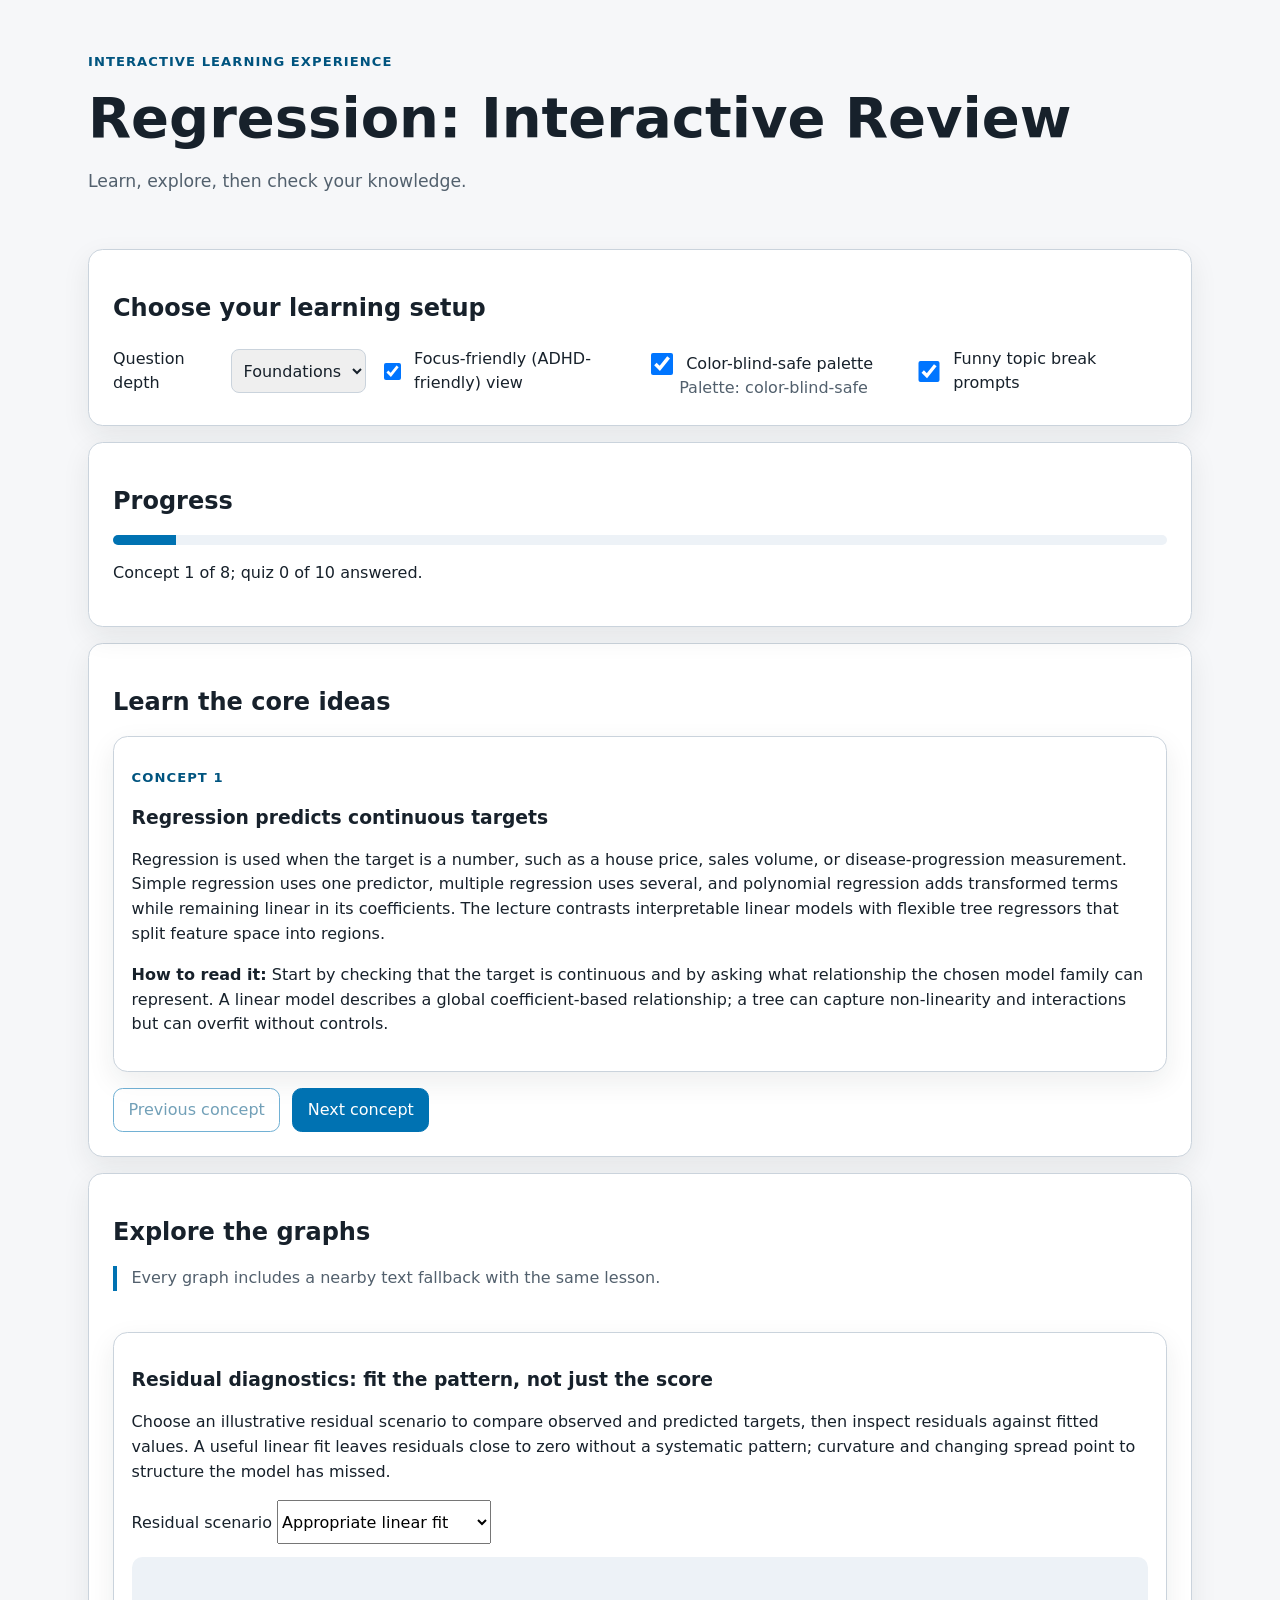
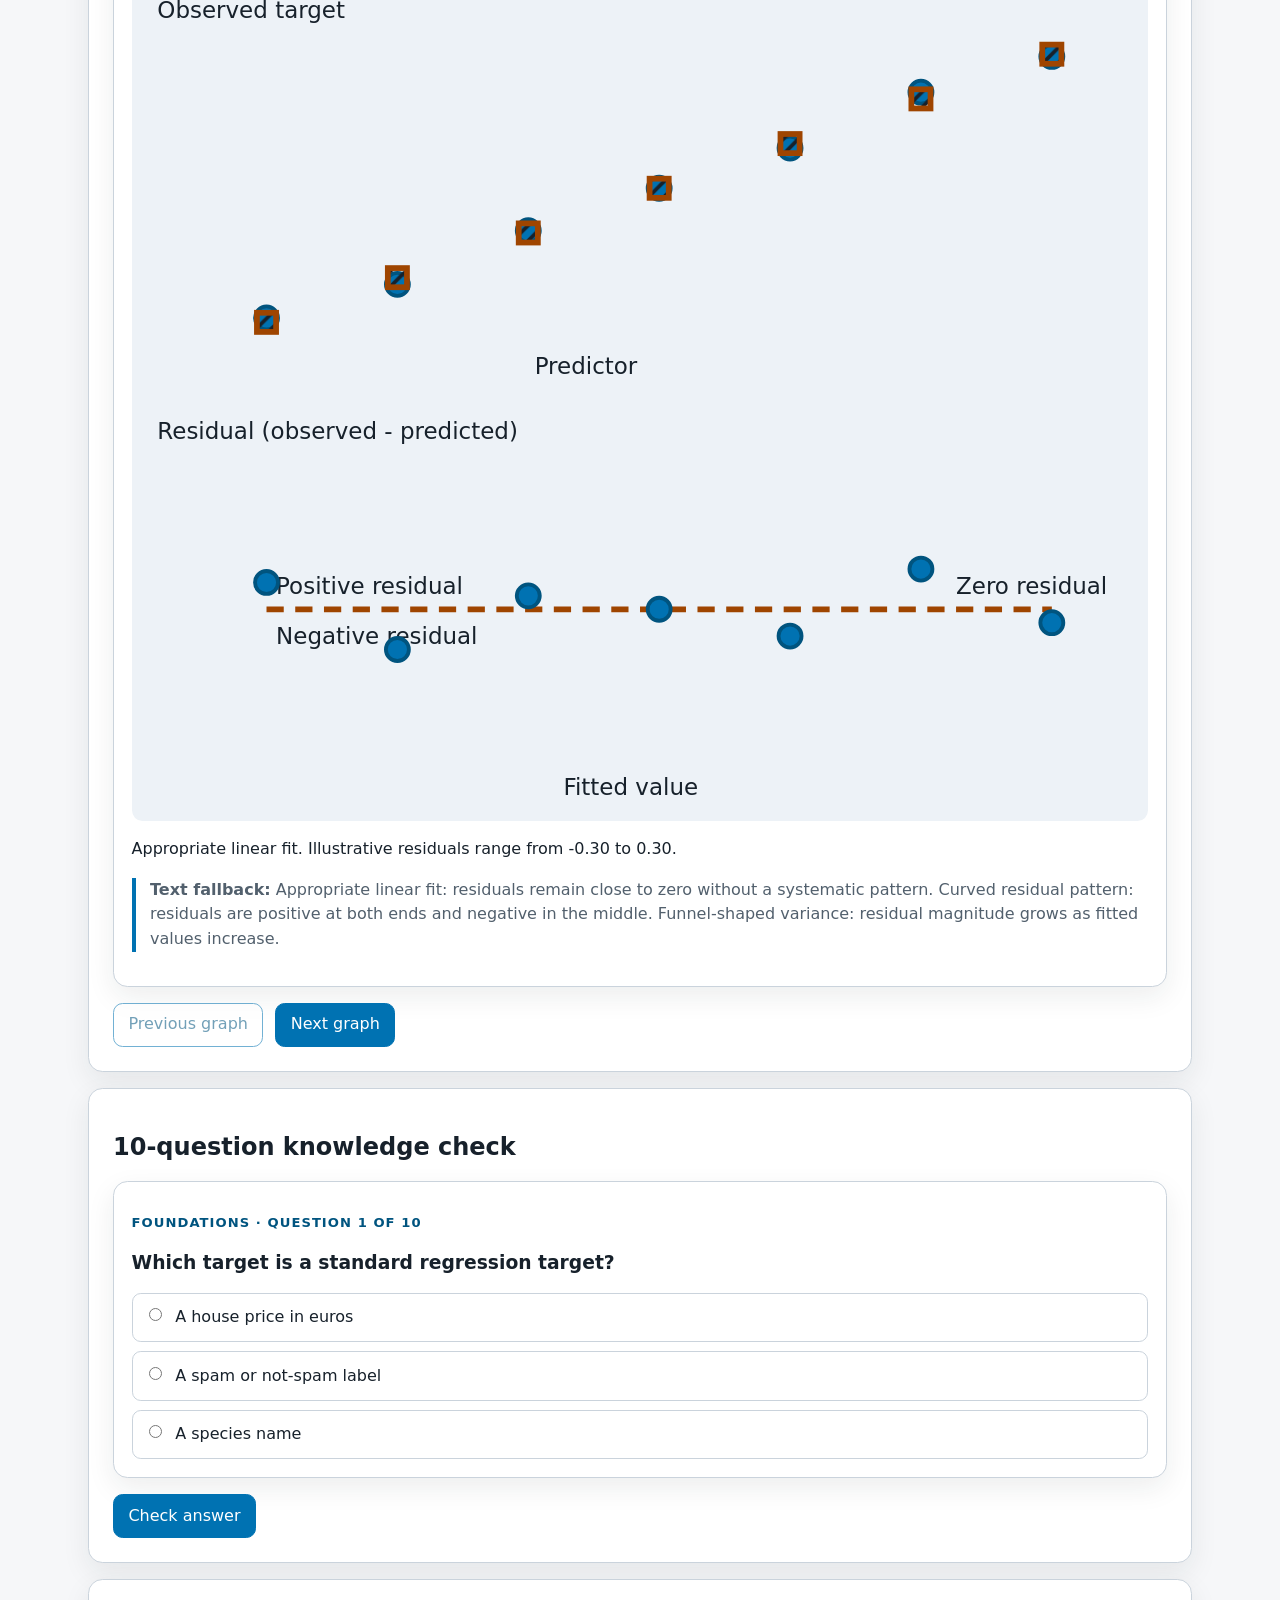
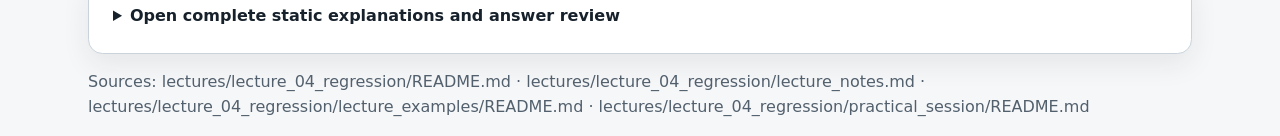
<file: lecture_experiences/lecture_04_regression/index.html>
<!doctype html>
<html lang="en" data-focus-friendly="false" data-color-blind="false">
<head>
  <meta charset="utf-8">
  <meta name="viewport" content="width=device-width, initial-scale=1">
  <title>Interactive learning experience</title>
  <style>
    :root {
      color-scheme: light;
      --background: #f6f7f9;
      --surface: #ffffff;
      --surface-soft: #edf2f7;
      --ink: #17212b;
      --muted: #52606d;
      --accent: #315c9b;
      --accent-strong: #173f76;
      --secondary: #c55a11;
      --success: #247a4d;
      --danger: #a33a3a;
      --border: #cad3dc;
      --focus: #111111;
      --graph-primary: #6d28d9;
      --graph-primary-strong: #4c1d95;
      --graph-secondary: #0f766e;
      --graph-secondary-strong: #115e59;
      --shadow: 0 10px 28px rgb(23 33 43 / 8%);
      font-family: system-ui, -apple-system, BlinkMacSystemFont, "Segoe UI", sans-serif;
    }

    :root[data-color-blind="true"] {
      --accent: #0072b2;
      --accent-strong: #00547f;
      --secondary: #d55e00;
      --success: #009e73;
      --danger: #cc79a7;
      --focus: #000000;
      --graph-primary: #0072b2;
      --graph-primary-strong: #00547f;
      --graph-secondary: #d55e00;
      --graph-secondary-strong: #9f4500;
    }

    * {
      box-sizing: border-box;
    }

    html {
      background: var(--background);
      color: var(--ink);
      line-height: 1.55;
      scroll-behavior: smooth;
      scroll-padding-top: calc(env(safe-area-inset-top, 0px) + 8rem);
    }

    body {
      margin: 0;
    }

    button,
    input,
    select,
    textarea {
      font: inherit;
    }

    button,
    select {
      min-height: 2.75rem;
    }

    button {
      border: 1px solid var(--accent);
      border-radius: 0.6rem;
      background: var(--accent);
      color: #ffffff;
      cursor: pointer;
      padding: 0.55rem 0.9rem;
    }

    button:hover {
      background: var(--accent-strong);
    }

    button.secondary {
      background: var(--surface);
      color: var(--accent-strong);
    }

    button:disabled {
      cursor: not-allowed;
      opacity: 0.55;
    }

    :focus-visible {
      outline: 3px solid var(--focus);
      outline-offset: 3px;
    }

    .skip-link {
      position: absolute;
      left: 0.75rem;
      top: -5rem;
      z-index: 10;
      background: var(--surface);
      color: var(--ink);
      padding: 0.65rem;
    }

    .skip-link:focus {
      top: 0.75rem;
    }

    .page-header,
    main,
    .page-footer {
      margin-inline: auto;
      max-width: 74rem;
      padding-inline: clamp(1rem, 4vw, 2.5rem);
    }

    .page-header {
      padding-block: 2.4rem 1.3rem;
    }

    .eyebrow {
      color: var(--accent-strong);
      font-size: 0.82rem;
      font-weight: 750;
      letter-spacing: 0.08em;
      text-transform: uppercase;
    }

    h1,
    h2,
    h3 {
      line-height: 1.18;
    }

    h1 {
      font-size: clamp(2rem, 5vw, 3.5rem);
      margin: 0.35rem 0 0.6rem;
    }

    .lede {
      color: var(--muted);
      font-size: 1.08rem;
      max-width: 68ch;
    }

    .settings,
    .panel,
    .concept-card,
    .visualization-card,
    .quiz-card,
    .static-reference {
      background: var(--surface);
      border: 1px solid var(--border);
      border-radius: 0.9rem;
      box-shadow: var(--shadow);
    }

    .settings,
    .panel,
    .static-reference {
      margin-block: 1rem;
      padding: clamp(1rem, 3vw, 1.5rem);
    }

    .settings-grid {
      display: grid;
      gap: 0.9rem;
      grid-template-columns: repeat(auto-fit, minmax(13rem, 1fr));
    }

    .setting {
      align-items: center;
      display: flex;
      gap: 0.65rem;
      min-height: 2.75rem;
    }

    .setting select {
      border: 1px solid var(--border);
      border-radius: 0.5rem;
      color: var(--ink);
      flex: 1;
      padding: 0.45rem;
    }

    .setting input[type="checkbox"] {
      height: 1.35rem;
      width: 1.35rem;
    }

    .setting-status {
      color: var(--muted);
      margin: -0.65rem 0 0 2rem;
    }

    textarea {
      border: 1px solid var(--border);
      border-radius: 0.55rem;
      min-height: 7rem;
      padding: 0.7rem;
      width: 100%;
    }

    .progress-track {
      background: var(--surface-soft);
      border-radius: 999px;
      height: 0.65rem;
      overflow: hidden;
    }

    .progress-value {
      background: var(--accent);
      height: 100%;
      transition: width 180ms ease;
      width: 0;
    }

    .progress-panel {
      background: var(--surface);
      border: 1px solid var(--border);
      box-shadow: var(--shadow);
      position: sticky;
      top: calc(env(safe-area-inset-top, 0px) + 0.75rem);
      z-index: 2;
    }

    .quiz-card,
    #quiz-feedback,
    #quiz-results {
      scroll-margin-top: calc(env(safe-area-inset-top, 0px) + 8rem);
    }

    .card-grid {
      display: grid;
      gap: 1rem;
      grid-template-columns: repeat(auto-fit, minmax(min(100%, 19rem), 1fr));
    }

    .concept-card,
    .visualization-card,
    .quiz-card {
      padding: 1.1rem;
    }

    .concept-card[hidden],
    .visualization-card[hidden] {
      display: none;
    }

    .mistakes {
      border-left: 0.3rem solid var(--secondary);
      padding-left: 1rem;
    }

    .button-row {
      display: flex;
      flex-wrap: wrap;
      gap: 0.75rem;
      margin-top: 1rem;
    }

    .chart-shell {
      background: var(--surface-soft);
      border-radius: 0.65rem;
      margin-block: 0.8rem;
      overflow-x: auto;
      padding: 0.65rem;
    }

    .chart-shell svg {
      display: block;
      height: auto;
      max-width: 100%;
    }

    .chart-label {
      fill: var(--ink);
      font-size: 12px;
    }

    .mark-primary {
      fill: var(--graph-primary);
      stroke: var(--graph-primary-strong);
      stroke-width: 2;
    }

    .mark-secondary {
      color: var(--graph-secondary);
      fill: url("#diagonal-hatch");
      stroke: var(--graph-secondary-strong);
      stroke-width: 3;
    }

    .mark-series-primary {
      fill: var(--graph-primary);
      stroke: var(--graph-primary-strong);
      stroke-width: 2;
    }

    .mark-series-secondary {
      color: var(--graph-secondary);
      fill: url("#diagonal-hatch");
      stroke: var(--graph-secondary-strong);
      stroke-width: 3;
    }

    .boundary-line,
    .zero-line {
      fill: none;
      stroke: var(--graph-secondary-strong);
      stroke-dasharray: 9 6;
      stroke-width: 3;
    }

    .residual-line {
      stroke: var(--graph-secondary-strong);
      stroke-width: 2;
    }

    .metric-bar {
      fill: var(--graph-primary);
      stroke: var(--graph-primary-strong);
      stroke-width: 2;
    }

    .confusion-cell rect {
      stroke-width: 3;
    }

    .confusion-cell text {
      fill: var(--ink);
      font-size: 16px;
      font-weight: 750;
    }

    .outcome-tn rect,
    .outcome-tp rect {
      fill: var(--graph-primary);
      fill-opacity: 0.22;
      stroke: var(--graph-primary-strong);
    }

    .outcome-fp,
    .outcome-fn {
      color: var(--graph-secondary);
    }

    .outcome-fp rect,
    .outcome-fn rect {
      fill: url("#diagonal-hatch");
      stroke: var(--graph-secondary-strong);
    }

    .coefficient-line {
      fill: none;
      stroke-width: 3;
    }

    .feature-label {
      fill: var(--ink);
      font-size: 11px;
      font-weight: 700;
    }

    .coefficient-legend {
      color: var(--muted);
      margin: 0.75rem 0 0;
    }

    .model-ridge {
      stroke: var(--graph-primary);
    }

    .model-lasso {
      stroke: var(--graph-secondary);
      stroke-dasharray: 8 5;
    }

    .coefficient-zero {
      color: var(--graph-secondary-strong);
      fill: var(--surface);
      stroke: currentColor;
      stroke-width: 3;
    }

    .visualization-table {
      border-collapse: collapse;
      margin-top: 0.75rem;
      width: 100%;
    }

    .visualization-table th,
    .visualization-table td {
      border-bottom: 1px solid var(--border);
      padding: 0.4rem 0.55rem;
      text-align: left;
    }

    .graph-fallback {
      border-left: 0.3rem solid var(--accent);
      color: var(--muted);
      margin-top: 0.8rem;
      padding-left: 0.9rem;
    }

    .break-prompt {
      background: #fff7df;
      border: 1px solid #e3b84e;
      border-radius: 0.7rem;
      color: #402d00;
      margin-block: 1rem;
      padding: 0.8rem 1rem;
    }

    .break-prompt[hidden] {
      display: none;
    }

    .quiz-options {
      border: 0;
      display: grid;
      gap: 0.6rem;
      margin: 0;
      padding: 0;
    }

    .quiz-option {
      align-items: flex-start;
      border: 1px solid var(--border);
      border-radius: 0.55rem;
      display: flex;
      gap: 0.65rem;
      padding: 0.7rem;
    }

    .feedback {
      border-left: 0.35rem solid var(--accent);
      margin-top: 1rem;
      padding-left: 0.9rem;
    }

    .feedback[data-correct="true"] {
      border-color: var(--success);
    }

    .feedback[data-correct="false"] {
      border-color: var(--danger);
    }

    .static-reference summary {
      cursor: pointer;
      font-weight: 750;
    }

    .static-reference-body {
      margin-top: 1rem;
    }

    .static-reference-body article {
      border-top: 1px solid var(--border);
      padding-block: 0.75rem;
    }

    .source-list {
      color: var(--muted);
      overflow-wrap: anywhere;
    }

    :root[data-focus-friendly="true"] .optional-detail,
    :root[data-focus-friendly="true"] .visualization-card:not([data-active="true"]) {
      display: none;
    }

    :root[data-focus-friendly="true"] .card-grid {
      display: block;
    }

    @media (max-width: 42rem) {
      .progress-panel {
        margin-block: 0.65rem;
        padding: 0.75rem 0.9rem;
      }

      .progress-panel h2,
      .progress-panel p {
        margin-block: 0.25rem;
      }

      .progress-track {
        height: 0.5rem;
      }

      .button-row button {
        flex: 1 1 9rem;
      }
    }

    @media (prefers-reduced-motion: reduce) {
      *,
      *::before,
      *::after {
        animation-duration: 0.01ms !important;
        animation-iteration-count: 1 !important;
        scroll-behavior: auto !important;
        transition-duration: 0.01ms !important;
      }
    }
  </style>
</head>
<body>
  <a class="skip-link" href="#main-content">Skip to learning content</a>
  <header class="page-header">
    <p class="eyebrow">Interactive learning experience</p>
    <h1 id="site-title">Learning experience</h1>
    <p class="lede" id="site-subtitle">Learn, explore, then check your knowledge.</p>
  </header>

  <main id="main-content">
    <section class="settings" aria-labelledby="settings-title">
      <h2 id="settings-title">Choose your learning setup</h2>
      <div class="settings-grid">
        <label class="setting">
          <span>Question depth</span>
          <select data-setting="difficulty">
            <option value="foundations">Foundations</option>
            <option value="applied">Applied</option>
            <option value="challenge">Challenge</option>
          </select>
        </label>
        <label class="setting">
          <input data-setting="focus" type="checkbox">
          <span>Focus-friendly (ADHD-friendly) view</span>
        </label>
        <div>
          <label class="setting">
            <input data-setting="color-blind" type="checkbox">
            <span>Color-blind-safe palette</span>
          </label>
          <p id="palette-status" class="setting-status" aria-live="polite">
            Palette: standard
          </p>
        </div>
        <label class="setting">
          <input data-setting="break-prompts" type="checkbox">
          <span>Funny topic break prompts</span>
        </label>
      </div>
    </section>

    <section class="panel progress-panel" aria-labelledby="progress-title">
      <h2 id="progress-title">Progress</h2>
      <div class="progress-track" role="progressbar" aria-valuemin="0" aria-valuemax="100"
           aria-valuenow="0" aria-label="Learning experience progress">
        <div class="progress-value"></div>
      </div>
      <p id="progress-text">Start with the first concept.</p>
    </section>

    <section class="panel" aria-labelledby="learn-title">
      <h2 id="learn-title">Learn the core ideas</h2>
      <div id="concept-list" class="card-grid"></div>
      <div class="button-row">
        <button class="secondary" id="previous-concept" type="button">Previous concept</button>
        <button id="next-concept" type="button">Next concept</button>
      </div>
    </section>

    <aside id="break-prompt" class="break-prompt" aria-live="polite" hidden></aside>

    <section class="panel" aria-labelledby="explore-title">
      <h2 id="explore-title">Explore the graphs</h2>
      <p class="graph-fallback">Every graph includes a nearby text fallback with the same lesson.</p>
      <svg width="0" height="0" aria-hidden="true" focusable="false">
        <defs>
          <pattern id="diagonal-hatch" width="8" height="8" patternUnits="userSpaceOnUse">
            <path d="M-2,2 L2,-2 M0,8 L8,0 M6,10 L10,6" stroke="currentColor"
                  stroke-width="2"></path>
          </pattern>
        </defs>
      </svg>
      <div id="visualization-list" class="card-grid" data-shape="circle"></div>
      <div class="button-row">
        <button class="secondary" id="previous-visualization" type="button">
          Previous graph
        </button>
        <button id="next-visualization" type="button">Next graph</button>
      </div>
    </section>

    <section class="panel" aria-labelledby="quiz-title">
      <h2 id="quiz-title">10-question knowledge check</h2>
      <div id="quiz-card" class="quiz-card"></div>
      <div id="quiz-feedback" class="feedback" aria-live="polite" hidden></div>
      <div id="quiz-results" aria-live="polite" tabindex="-1" hidden></div>
      <div class="button-row">
        <button id="submit-answer" type="button">Check answer</button>
        <button id="next-question" type="button" hidden>Next question</button>
        <button id="retry-quiz" class="secondary" type="button" hidden>Retry quiz</button>
      </div>
    </section>

    <section id="static-content" class="static-reference">
      <details>
        <summary>Open complete static explanations and answer review</summary>
        <div class="static-reference-body"><h2>Complete static learning reference</h2><p>This reference remains available when scripts or browser storage are unavailable.</p><section><h3>Concepts</h3><article><h4>Regression predicts continuous targets</h4><p>Regression is used when the target is a number, such as a house price, sales volume, or disease-progression measurement. Simple regression uses one predictor, multiple regression uses several, and polynomial regression adds transformed terms while remaining linear in its coefficients. The lecture contrasts interpretable linear models with flexible tree regressors that split feature space into regions.</p><p><strong>How to interpret it:</strong> Start by checking that the target is continuous and by asking what relationship the chosen model family can represent. A linear model describes a global coefficient-based relationship; a tree can capture non-linearity and interactions but can overfit without controls.</p><h5>Common mistakes</h5><ul><li>Using regression for a class label just because the labels are encoded as numbers.</li><li>Assuming polynomial regression is non-linear in its coefficients.</li><li>Treating a more flexible model as automatically better on unseen data.</li></ul><p><strong>Sources:</strong> lectures/lecture_04_regression/lecture_notes.md; lectures/lecture_04_regression/README.md</p></article><article><h4>OLS learns from squared residuals</h4><p>A fitted value is a model prediction. Its residual is actual minus predicted: e_i = y_i - y_hat_i. Ordinary Least Squares chooses coefficients that minimize the sum of squared residuals, so large residuals receive more weight than small ones.</p><p><strong>How to interpret it:</strong> Keep the sign convention visible when reading diagnostics: a positive residual means the observed target was above the fitted value. OLS summarizes one coefficient solution, while residuals show observation-by-observation misses.</p><h5>Common mistakes</h5><ul><li>Computing a residual as predicted minus actual and then reversing its interpretation.</li><li>Assuming a small total squared error guarantees that residuals have no pattern.</li><li>Confusing a fitted value with the observed target.</li></ul><p><strong>Sources:</strong> lectures/lecture_04_regression/lecture_notes.md; lectures/lecture_04_regression/lecture_examples/README.md</p></article><article><h4>Treat assumptions as diagnostic questions</h4><p>Linear regression assumptions include linearity in the coefficients, independent observations, constant error variance, no perfect multicollinearity, zero-mean errors, and no residual autocorrelation. Normal errors are mainly needed for exact confidence intervals and hypothesis tests, not for computing OLS coefficients.</p><p><strong>How to interpret it:</strong> Ask what the residual plots and data-collection process say about each assumption. Curvature can suggest missing non-linearity, a funnel can suggest heteroscedasticity, and ordered residual patterns can suggest dependence.</p><h5>Common mistakes</h5><ul><li>Treating assumptions as guarantees supplied by the algorithm.</li><li>Believing normal residuals are required merely to calculate OLS coefficients.</li><li>Checking only one metric and skipping residual diagnostics.</li></ul><p><strong>Sources:</strong> lectures/lecture_04_regression/lecture_notes.md; lectures/lecture_04_regression/practical_session/README.md</p></article><article><h4>Multicollinearity destabilizes coefficients</h4><p>When predictors are strongly related, X-transpose-X can become poorly conditioned. Coefficient estimates may then vary greatly after small data changes even when predictive performance remains acceptable. Pairwise correlations are a useful first pass, while Variance Inflation Factor checks whether one feature is explained by all the others.</p><p><strong>How to interpret it:</strong> Use a high VIF as a warning signal rather than a universal deletion rule. Investigate redundant features, derived ratios, encoding choices, and whether the goal is stable interpretation or prediction.</p><h5>Common mistakes</h5><ul><li>Assuming good predictions make every coefficient stable and interpretable.</li><li>Using only a pairwise correlation matrix to rule out multicollinearity.</li><li>Treating VIF thresholds as laws that automatically decide which feature to remove.</li></ul><p><strong>Sources:</strong> lectures/lecture_04_regression/lecture_notes.md; lectures/lecture_04_regression/README.md; lectures/lecture_04_regression/practical_session/README.md</p></article><article><h4>Ridge and Lasso trade fit for stability</h4><p>Regularization adds a coefficient penalty to squared error. Ridge uses an L2 penalty and usually shrinks coefficients without making them exactly zero. Lasso uses an L1 penalty and can set coefficients to zero, producing a sparse model. With strongly correlated predictors, Lasso may select one and suppress another somewhat arbitrarily.</p><p><strong>How to interpret it:</strong> Prefer Ridge when many predictors may carry signal and stability is important. Consider Lasso when sparsity is useful, but validate the penalty strength and avoid interpreting selected features as uniquely proven causes.</p><h5>Common mistakes</h5><ul><li>Claiming Ridge performs automatic feature selection by setting many coefficients exactly to zero.</li><li>Choosing the regularization strength from test-set performance.</li><li>Treating a Lasso-selected feature as causal or uniquely important.</li></ul><p><strong>Sources:</strong> lectures/lecture_04_regression/lecture_notes.md; lectures/lecture_04_regression/README.md; lectures/lecture_04_regression/practical_session/README.md</p></article><article><h4>Scaling makes coefficient penalties comparable</h4><p>Ridge and Lasso penalize coefficient size. If predictors use very different numeric scales, coefficient magnitudes partly reflect measurement units, so an unscaled penalty treats features unevenly. Standardizing numerical predictors before regularized regression makes the penalty more comparable across features.</p><p><strong>How to interpret it:</strong> Put scaling inside a training pipeline so the scaler is learned from training data and applied consistently to validation or test data. Scaling is especially important for coefficient-penalized models.</p><h5>Common mistakes</h5><ul><li>Fitting the scaler on the full dataset before the train-test split.</li><li>Assuming a penalty is fair across features measured in dollars, years, and fractions without scaling.</li><li>Scaling some folds manually and differently from others.</li></ul><p><strong>Sources:</strong> lectures/lecture_04_regression/lecture_notes.md; lectures/lecture_04_regression/practical_session/README.md</p></article><article><h4>Regression metrics emphasize different errors</h4><p>MAE averages absolute residuals and is less dominated by extreme misses. MSE averages squared residuals and penalizes large errors strongly. RMSE is the square root of MSE and returns to target units. R-squared compares the model with a mean-prediction baseline, but it does not prove causality or acceptable absolute error.</p><p><strong>How to interpret it:</strong> Choose metrics to match the consequence of error. Report a target-unit metric such as MAE or RMSE alongside R-squared, and remember that test R-squared can be negative when predictions are worse than the mean baseline.</p><h5>Common mistakes</h5><ul><li>Reading R-squared as the percentage of individual predictions that are correct.</li><li>Comparing MSE directly with target values even though MSE uses squared units.</li><li>Assuming the model with the smallest MAE must also have the smallest RMSE.</li></ul><p><strong>Sources:</strong> lectures/lecture_04_regression/lecture_notes.md; lectures/lecture_04_regression/lecture_examples/README.md</p></article><article><h4>Validate performance and limit interpretation</h4><p>Overfitting appears when training performance is strong but unseen-data performance is weak. Train-test splits and cross-validation estimate generalization, while residual analysis reveals missed structure that a single score can hide. Linear coefficients are conditional on the other features and are safest to interpret when specification, preprocessing, and multicollinearity are handled carefully.</p><p><strong>How to interpret it:</strong> Tune model complexity and regularization with validation or cross-validation, reserve the test set for final evaluation, and inspect residuals. Predictive success alone does not establish causality or guarantee stable coefficients.</p><h5>Common mistakes</h5><ul><li>Selecting hyperparameters by repeatedly checking the test set.</li><li>Using a high training score as evidence of generalization.</li><li>Describing a coefficient as a causal effect without design and assumption support.</li></ul><p><strong>Sources:</strong> lectures/lecture_04_regression/lecture_notes.md; lectures/lecture_04_regression/README.md; lectures/lecture_04_regression/practical_session/README.md</p></article></section><section><h3>Visualization reference</h3><article><h4>Residual diagnostics: fit the pattern, not just the score</h4><p>Choose an illustrative residual scenario to compare observed and predicted targets, then inspect residuals against fitted values. A useful linear fit leaves residuals close to zero without a systematic pattern; curvature and changing spread point to structure the model has missed.</p><p class="graph-fallback"><strong>Graph fallback:</strong> Appropriate linear fit: residuals remain close to zero without a systematic pattern. Curved residual pattern: residuals are positive at both ends and negative in the middle. Funnel-shaped variance: residual magnitude grows as fitted values increase.</p></article><article><h4>Ridge and Lasso coefficient paths</h4><p>Move through fixed illustrative penalty strengths to compare how Ridge and Lasso change the same three coefficients. These are illustrative precomputed paths, not fitted estimates from a learner's data: Ridge shrinks coefficients without feature selection here, while Lasso can set a coefficient exactly to zero.</p><p class="graph-fallback"><strong>Graph fallback:</strong> These are illustrative precomputed paths. As the penalty rises, Ridge shrinks Area, Rooms, and Age without feature selection here; Lasso reaches zero for Rooms and Age and later Area. A Lasso zero does not establish causal irrelevance.</p></article><article><h4>Metric sensitivity to one large error</h4><p>Keep five fixed prediction errors and change one additional illustrative error. MAE grows with the average absolute miss, while MSE and RMSE respond more strongly when one error becomes large because they square errors first.</p><p class="graph-fallback"><strong>Graph fallback:</strong> With adjustable error 0, MAE and RMSE summarize the five fixed errors. With adjustable error 20, both rise, but squared errors make RMSE rise more strongly. Values are in target units except MSE, which is in target units squared.</p></article></section><section><h3>Quiz banks and answer review</h3><section><h4>Foundations</h4><ol><li><p><strong>Which target is a standard regression target?</strong></p><ul><li>A house price in euros</li><li>A spam or not-spam label</li><li>A species name</li></ul><p><strong>Answer:</strong> A house price in euros</p><p><strong>Explanation:</strong> Regression predicts a continuous numerical target such as price, sales, or disease progression.</p></li><li><p><strong>An observed target is 12 and its fitted value is 10. What is the residual using the lecture convention?</strong></p><ul><li>2</li><li>-2</li><li>22</li></ul><p><strong>Answer:</strong> 2</p><p><strong>Explanation:</strong> Residual equals actual minus predicted, so 12 - 10 = 2.</p></li><li><p><strong>What objective does ordinary least squares minimize?</strong></p><ul><li>The sum of squared residuals</li><li>The number of predictors</li><li>The largest target value</li></ul><p><strong>Answer:</strong> The sum of squared residuals</p><p><strong>Explanation:</strong> OLS selects coefficients that minimize total squared differences between observed and fitted targets.</p></li><li><p><strong>A residual-versus-fitted plot widens like a funnel. Which diagnostic question does this raise?</strong></p><ul><li>Whether error variance is constant</li><li>Whether the target is categorical</li><li>Whether Ridge sets coefficients to zero</li></ul><p><strong>Answer:</strong> Whether error variance is constant</p><p><strong>Explanation:</strong> A systematic change in residual spread suggests heteroscedasticity rather than constant error variance.</p></li><li><p><strong>What is a common consequence of strong multicollinearity?</strong></p><ul><li>Unstable coefficient estimates</li><li>A guaranteed perfect test score</li><li>Residuals that are always normal</li></ul><p><strong>Answer:</strong> Unstable coefficient estimates</p><p><strong>Explanation:</strong> Highly related predictors make coefficient estimates sensitive to small changes in the data.</p></li><li><p><strong>What does Ridge regression usually do to coefficients?</strong></p><ul><li>Shrinks them toward zero</li><li>Sets every coefficient exactly to zero</li><li>Removes the target variable</li></ul><p><strong>Answer:</strong> Shrinks them toward zero</p><p><strong>Explanation:</strong> Ridge uses an L2 penalty that stabilizes and shrinks coefficients, usually without making them exactly zero.</p></li><li><p><strong>What distinctive behavior can Lasso produce?</strong></p><ul><li>Some coefficients become exactly zero</li><li>Every residual becomes positive</li><li>The target becomes categorical</li></ul><p><strong>Answer:</strong> Some coefficients become exactly zero</p><p><strong>Explanation:</strong> Lasso's L1 penalty can create sparse solutions by setting some coefficients to zero.</p></li><li><p><strong>Why are numerical features commonly standardized before Ridge or Lasso?</strong></p><ul><li>To make the coefficient penalty comparable across feature scales</li><li>To guarantee causal coefficients</li><li>To make R-squared equal one</li></ul><p><strong>Answer:</strong> To make the coefficient penalty comparable across feature scales</p><p><strong>Explanation:</strong> Without scaling, measurement units affect coefficient magnitudes and therefore how strongly the penalty acts.</p></li><li><p><strong>Which metric returns a squared-error summary to the target's original units?</strong></p><ul><li>RMSE</li><li>MSE</li><li>R-squared</li></ul><p><strong>Answer:</strong> RMSE</p><p><strong>Explanation:</strong> RMSE is the square root of MSE, so it has the same units as the target.</p></li><li><p><strong>What does a high R-squared establish by itself?</strong></p><ul><li>Neither causality nor acceptable absolute error</li><li>That every coefficient is causal</li><li>That no validation is needed</li></ul><p><strong>Answer:</strong> Neither causality nor acceptable absolute error</p><p><strong>Explanation:</strong> R-squared compares explained variation with a mean baseline; it does not prove causation or show error magnitude in target units.</p></li></ol></section><section><h4>Applied</h4><ol><li><p><strong>A model includes x, x-squared, and x-cubed terms. Which statement is accurate?</strong></p><ul><li>It can be polynomial in x while linear in its coefficients</li><li>It cannot be fit with linear-model tools</li><li>Its target must be a class label</li></ul><p><strong>Answer:</strong> It can be polynomial in x while linear in its coefficients</p><p><strong>Explanation:</strong> Polynomial regression transforms predictors but remains a linear combination of the learned coefficients.</p></li><li><p><strong>Residuals trace a curved pattern around zero. What is the most direct concern?</strong></p><ul><li>The model may be missing non-linear structure</li><li>The residuals must be deleted</li><li>The target has become categorical</li></ul><p><strong>Answer:</strong> The model may be missing non-linear structure</p><p><strong>Explanation:</strong> Curvature in residuals indicates systematic structure left unexplained by the fitted relationship.</p></li><li><p><strong>A feature has a very large VIF. What does that indicate?</strong></p><ul><li>Other predictors explain much of that feature</li><li>The feature has no missing values</li><li>The model's test error is zero</li></ul><p><strong>Answer:</strong> Other predictors explain much of that feature</p><p><strong>Explanation:</strong> VIF grows when a feature can be predicted well from the remaining predictors, signaling coefficient instability risk.</p></li><li><p><strong>Two predictors are strongly correlated and Lasso keeps only one. What is the safest interpretation?</strong></p><ul><li>Selection between the correlated predictors may be unstable</li><li>The kept predictor is proven causal</li><li>The removed predictor contains no possible signal</li></ul><p><strong>Answer:</strong> Selection between the correlated predictors may be unstable</p><p><strong>Explanation:</strong> With correlated predictors, Lasso can select one and suppress another somewhat arbitrarily.</p></li><li><p><strong>Rare very large prediction errors are especially costly. Which metric emphasizes them more?</strong></p><ul><li>RMSE</li><li>MAE</li><li>Median target value</li></ul><p><strong>Answer:</strong> RMSE</p><p><strong>Explanation:</strong> RMSE derives from squared residuals, so large misses receive disproportionately more weight than under MAE.</p></li><li><p><strong>A model has negative R-squared on held-out data. What does that mean?</strong></p><ul><li>It performed worse than the mean-prediction baseline</li><li>R-squared can never be negative</li><li>Every residual is negative</li></ul><p><strong>Answer:</strong> It performed worse than the mean-prediction baseline</p><p><strong>Explanation:</strong> Test R-squared can be negative when the model predicts worse than using the held-out target mean baseline.</p></li><li><p><strong>Training error is tiny but test error is large. What is the likely problem?</strong></p><ul><li>Overfitting</li><li>Guaranteed underfitting</li><li>Perfect generalization</li></ul><p><strong>Answer:</strong> Overfitting</p><p><strong>Explanation:</strong> A large train-test performance gap is the standard warning that the model learned training-specific patterns.</p></li><li><p><strong>Where should Ridge or Lasso alpha be selected?</strong></p><ul><li>Using validation or cross-validation</li><li>By repeatedly optimizing the final test set</li><li>From the largest training coefficient</li></ul><p><strong>Answer:</strong> Using validation or cross-validation</p><p><strong>Explanation:</strong> Penalty strength is a hyperparameter and should be tuned without leaking information from the final test evaluation.</p></li><li><p><strong>In multiple linear regression, how is one coefficient interpreted?</strong></p><ul><li>As a target change holding the other modeled features fixed</li><li>As an unconditional causal effect</li><li>As the feature's missing-value count</li></ul><p><strong>Answer:</strong> As a target change holding the other modeled features fixed</p><p><strong>Explanation:</strong> A multiple-regression coefficient is conditional on the other included predictors and still needs assumptions for careful interpretation.</p></li><li><p><strong>Why compare a decision-tree regressor with a linear model?</strong></p><ul><li>The tree can capture non-linearity but may overfit more easily</li><li>The tree guarantees stable coefficients</li><li>The linear model can only predict class labels</li></ul><p><strong>Answer:</strong> The tree can capture non-linearity but may overfit more easily</p><p><strong>Explanation:</strong> Trees flexibly split feature space, while linear models impose a simpler global form and offer more direct coefficient interpretation.</p></li></ol></section><section><h4>Challenge</h4><ol><li><p><strong>Which role does residual normality mainly play in the lecture's OLS discussion?</strong></p><ul><li>Supporting exact confidence intervals and hypothesis tests</li><li>Making coefficient computation possible</li><li>Preventing every form of overfitting</li></ul><p><strong>Answer:</strong> Supporting exact confidence intervals and hypothesis tests</p><p><strong>Explanation:</strong> OLS coefficients can be computed without normal errors; normality is mainly invoked for exact finite-sample inference.</p></li><li><p><strong>Under the Gauss-Markov assumptions, what does BLUE mean for OLS?</strong></p><ul><li>It has the smallest variance among linear unbiased estimators</li><li>It is the best possible model of every kind</li><li>It always has the lowest test RMSE</li></ul><p><strong>Answer:</strong> It has the smallest variance among linear unbiased estimators</p><p><strong>Explanation:</strong> BLUE is a qualified statistical result, not a claim that OLS beats every non-linear or biased predictor.</p></li><li><p><strong>All pairwise feature correlations are moderate. Can multicollinearity still exist?</strong></p><ul><li>Yes, one feature can be explained by a combination of several others</li><li>No, pairwise checks prove it is absent</li><li>Only when the target is categorical</li></ul><p><strong>Answer:</strong> Yes, one feature can be explained by a combination of several others</p><p><strong>Explanation:</strong> Pairwise correlations can miss multivariate relationships; VIF uses all other predictors together.</p></li><li><p><strong>Why can keeping every one-hot category column together with an intercept be problematic?</strong></p><ul><li>The columns can create perfect multicollinearity</li><li>It guarantees negative R-squared</li><li>It makes the target non-continuous</li></ul><p><strong>Answer:</strong> The columns can create perfect multicollinearity</p><p><strong>Explanation:</strong> All dummy columns sum to a constant, so with an intercept one column is an exact combination of the others.</p></li><li><p><strong>One feature ranges in thousands and another between zero and one. What is the main regularization risk without scaling?</strong></p><ul><li>Coefficient size reflects units, so the penalty acts unevenly</li><li>OLS residuals become class labels</li><li>Cross-validation becomes impossible</li></ul><p><strong>Answer:</strong> Coefficient size reflects units, so the penalty acts unevenly</p><p><strong>Explanation:</strong> Ridge and Lasso penalize coefficients, whose magnitudes depend on feature units unless predictors are placed on comparable scales.</p></li><li><p><strong>Residuals are 1, -2, and 3. What is their MSE?</strong></p><ul><li>14/3</li><li>6/3</li><li>6</li></ul><p><strong>Answer:</strong> 14/3</p><p><strong>Explanation:</strong> The squared residuals are 1, 4, and 9; their mean is (1 + 4 + 9) / 3 = 14/3.</p></li><li><p><strong>Two models have similar MAE, but one makes occasional catastrophic errors. Which additional metric is especially informative?</strong></p><ul><li>RMSE</li><li>The number of feature names</li><li>Training-set row order</li></ul><p><strong>Answer:</strong> RMSE</p><p><strong>Explanation:</strong> RMSE increases more strongly with large residuals and can distinguish tail-risk behavior hidden by similar MAE values.</p></li><li><p><strong>OLS coefficients are available, but residual spread grows with fitted values. What is the careful conclusion?</strong></p><ul><li>Heteroscedasticity may weaken standard uncertainty estimates</li><li>The coefficients cannot be computed</li><li>The relationship is proven causal</li></ul><p><strong>Answer:</strong> Heteroscedasticity may weaken standard uncertainty estimates</p><p><strong>Explanation:</strong> Changing error variance does not prevent coefficient calculation, but standard inference can become less reliable.</p></li><li><p><strong>Two datasets yield the same R-squared but use targets with very different scales. What should accompany R-squared?</strong></p><ul><li>A target-unit error such as MAE or RMSE</li><li>Only the number of predictors</li><li>A causal claim</li></ul><p><strong>Answer:</strong> A target-unit error such as MAE or RMSE</p><p><strong>Explanation:</strong> R-squared is relative to target variation, while MAE or RMSE reveals the absolute size of prediction errors in meaningful units.</p></li><li><p><strong>A model predicts well, but coefficients change sharply across folds. What is the strongest next step?</strong></p><ul><li>Investigate multicollinearity and validate a regularized alternative</li><li>Declare every coefficient stable</li><li>Skip residual and validation checks</li></ul><p><strong>Answer:</strong> Investigate multicollinearity and validate a regularized alternative</p><p><strong>Explanation:</strong> Good predictions can coexist with unstable coefficients; multicollinearity diagnostics and regularization address the stability question.</p></li></ol></section></section><section><h3>Sources</h3><ul><li>lectures/lecture_04_regression/README.md</li><li>lectures/lecture_04_regression/lecture_notes.md</li><li>lectures/lecture_04_regression/lecture_examples/README.md</li><li>lectures/lecture_04_regression/practical_session/README.md</li></ul></section></div>
      </details>
    </section>

    <noscript>
      <section class="panel" aria-label="JavaScript unavailable">
        <p>Interactive controls are unavailable, but complete explanations, graph fallbacks,
          questions, answers, and feedback remain in the static reference above.</p>
      </section>
    </noscript>
  </main>

  <footer class="page-footer">
    <p class="source-list" id="source-list"></p>
  </footer>

  <script>
(function exposeQuizStateMachine(root, factory) {
  "use strict";

  const api = factory();
  if (typeof module !== "undefined" && module.exports) {
    module.exports = api;
  }
  root.LearningExperienceQuiz = api;
})(typeof globalThis === "undefined" ? this : globalThis, function createQuizStateMachine() {
  "use strict";

  function blankQuestionState() {
    return {
      attempts: 0,
      firstAttemptCorrect: null,
      complete: false,
    };
  }

  function createQuizState(questionCount, settings = {}) {
    return {
      quizIndex: 0,
      questionStates: Array.from({ length: questionCount }, blankQuestionState),
      responses: [],
      selection: [],
      feedback: null,
      showResults: false,
      settings: { ...settings },
    };
  }

  function currentQuestionState(state) {
    return state.questionStates[state.quizIndex];
  }

  function normalizedAnswer(value) {
    const values = Array.isArray(value) ? value : [value];
    return values.map((item) => String(item).trim().toLocaleLowerCase()).sort();
  }

  function answersMatch(selected, answer) {
    return JSON.stringify(normalizedAnswer(selected)) ===
      JSON.stringify(normalizedAnswer(answer));
  }

  function selectAnswer(state, selected) {
    if (currentQuestionState(state)?.complete) return state;
    const values = Array.isArray(selected) ? selected : [selected];
    return {
      ...state,
      selection: values.map((value) => String(value).trim()).filter(Boolean),
      feedback: null,
    };
  }

  function submitAnswer(state, question) {
    const questionState = currentQuestionState(state);
    if (!questionState || questionState.complete) return state;
    if (!state.selection.length) {
      return {
        ...state,
        feedback: {
          correct: false,
          message: "Choose an answer before checking.",
          missing: true,
        },
      };
    }

    const correct = answersMatch(state.selection, question.answer);
    const attempts = questionState.attempts + 1;
    const updatedQuestionState = {
      attempts,
      firstAttemptCorrect:
        questionState.firstAttemptCorrect === null
          ? correct
          : questionState.firstAttemptCorrect,
      complete: correct,
    };
    const questionStates = state.questionStates.map((item, index) =>
      index === state.quizIndex ? updatedQuestionState : item
    );
    const feedback = {
      correct,
      message: question.explanation,
      missing: false,
    };

    if (!correct) {
      return { ...state, questionStates, feedback };
    }

    return {
      ...state,
      questionStates,
      feedback,
      responses: [
        ...state.responses,
        {
          id: question.id,
          prompt: question.prompt,
          selected: [...state.selection],
          answer: question.answer,
          explanation: question.explanation,
          correct,
          attempts,
          firstAttemptCorrect: updatedQuestionState.firstAttemptCorrect,
        },
      ],
    };
  }

  function canAdvance(state) {
    return !state.showResults && Boolean(currentQuestionState(state)?.complete);
  }

  function completedCount(state) {
    return state.questionStates.filter((questionState) => questionState.complete).length;
  }

  function nextQuestion(state) {
    if (!canAdvance(state)) return state;
    if (state.quizIndex >= state.questionStates.length - 1) {
      return {
        ...state,
        selection: [],
        feedback: null,
        showResults: true,
      };
    }
    return {
      ...state,
      quizIndex: state.quizIndex + 1,
      selection: [],
      feedback: null,
    };
  }

  function summarize(state) {
    return {
      completed: completedCount(state),
      firstAttemptCorrect: state.responses.filter(
        (response) => response.firstAttemptCorrect
      ).length,
      totalAttempts: state.responses.reduce(
        (total, response) => total + response.attempts,
        0
      ),
    };
  }

  function withSettings(state, settings) {
    return { ...state, settings: { ...settings } };
  }

  function retryQuiz(state) {
    return createQuizState(state.questionStates.length, state.settings);
  }

  return {
    answersMatch,
    canAdvance,
    completedCount,
    createQuizState,
    currentQuestionState,
    nextQuestion,
    retryQuiz,
    selectAnswer,
    submitAnswer,
    summarize,
    withSettings,
  };
});

  </script>
  <script>const CONTENT = {"meta":{"experience_id":"lecture-04-regression","title":"Regression: Interactive Review","sources":["lectures/lecture_04_regression/README.md","lectures/lecture_04_regression/lecture_notes.md","lectures/lecture_04_regression/lecture_examples/README.md","lectures/lecture_04_regression/practical_session/README.md"]},"defaults":{"difficulty":"foundations","focus_mode":true,"color_blind":true,"break_prompts":true},"concepts":[{"id":"regression-problem-types","title":"Regression predicts continuous targets","explanation":"Regression is used when the target is a number, such as a house price, sales volume, or disease-progression measurement. Simple regression uses one predictor, multiple regression uses several, and polynomial regression adds transformed terms while remaining linear in its coefficients. The lecture contrasts interpretable linear models with flexible tree regressors that split feature space into regions.","interpretation":"Start by checking that the target is continuous and by asking what relationship the chosen model family can represent. A linear model describes a global coefficient-based relationship; a tree can capture non-linearity and interactions but can overfit without controls.","common_mistakes":["Using regression for a class label just because the labels are encoded as numbers.","Assuming polynomial regression is non-linear in its coefficients.","Treating a more flexible model as automatically better on unseen data."],"sources":["lectures/lecture_04_regression/lecture_notes.md","lectures/lecture_04_regression/README.md"]},{"id":"ols-fitted-values-residuals","title":"OLS learns from squared residuals","explanation":"A fitted value is a model prediction. Its residual is actual minus predicted: e_i = y_i - y_hat_i. Ordinary Least Squares chooses coefficients that minimize the sum of squared residuals, so large residuals receive more weight than small ones.","interpretation":"Keep the sign convention visible when reading diagnostics: a positive residual means the observed target was above the fitted value. OLS summarizes one coefficient solution, while residuals show observation-by-observation misses.","common_mistakes":["Computing a residual as predicted minus actual and then reversing its interpretation.","Assuming a small total squared error guarantees that residuals have no pattern.","Confusing a fitted value with the observed target."],"sources":["lectures/lecture_04_regression/lecture_notes.md","lectures/lecture_04_regression/lecture_examples/README.md"]},{"id":"assumptions-as-diagnostics","title":"Treat assumptions as diagnostic questions","explanation":"Linear regression assumptions include linearity in the coefficients, independent observations, constant error variance, no perfect multicollinearity, zero-mean errors, and no residual autocorrelation. Normal errors are mainly needed for exact confidence intervals and hypothesis tests, not for computing OLS coefficients.","interpretation":"Ask what the residual plots and data-collection process say about each assumption. Curvature can suggest missing non-linearity, a funnel can suggest heteroscedasticity, and ordered residual patterns can suggest dependence.","common_mistakes":["Treating assumptions as guarantees supplied by the algorithm.","Believing normal residuals are required merely to calculate OLS coefficients.","Checking only one metric and skipping residual diagnostics."],"sources":["lectures/lecture_04_regression/lecture_notes.md","lectures/lecture_04_regression/practical_session/README.md"]},{"id":"multicollinearity-instability","title":"Multicollinearity destabilizes coefficients","explanation":"When predictors are strongly related, X-transpose-X can become poorly conditioned. Coefficient estimates may then vary greatly after small data changes even when predictive performance remains acceptable. Pairwise correlations are a useful first pass, while Variance Inflation Factor checks whether one feature is explained by all the others.","interpretation":"Use a high VIF as a warning signal rather than a universal deletion rule. Investigate redundant features, derived ratios, encoding choices, and whether the goal is stable interpretation or prediction.","common_mistakes":["Assuming good predictions make every coefficient stable and interpretable.","Using only a pairwise correlation matrix to rule out multicollinearity.","Treating VIF thresholds as laws that automatically decide which feature to remove."],"sources":["lectures/lecture_04_regression/lecture_notes.md","lectures/lecture_04_regression/README.md","lectures/lecture_04_regression/practical_session/README.md"]},{"id":"ridge-lasso-regularization","title":"Ridge and Lasso trade fit for stability","explanation":"Regularization adds a coefficient penalty to squared error. Ridge uses an L2 penalty and usually shrinks coefficients without making them exactly zero. Lasso uses an L1 penalty and can set coefficients to zero, producing a sparse model. With strongly correlated predictors, Lasso may select one and suppress another somewhat arbitrarily.","interpretation":"Prefer Ridge when many predictors may carry signal and stability is important. Consider Lasso when sparsity is useful, but validate the penalty strength and avoid interpreting selected features as uniquely proven causes.","common_mistakes":["Claiming Ridge performs automatic feature selection by setting many coefficients exactly to zero.","Choosing the regularization strength from test-set performance.","Treating a Lasso-selected feature as causal or uniquely important."],"sources":["lectures/lecture_04_regression/lecture_notes.md","lectures/lecture_04_regression/README.md","lectures/lecture_04_regression/practical_session/README.md"]},{"id":"scaling-for-regularization","title":"Scaling makes coefficient penalties comparable","explanation":"Ridge and Lasso penalize coefficient size. If predictors use very different numeric scales, coefficient magnitudes partly reflect measurement units, so an unscaled penalty treats features unevenly. Standardizing numerical predictors before regularized regression makes the penalty more comparable across features.","interpretation":"Put scaling inside a training pipeline so the scaler is learned from training data and applied consistently to validation or test data. Scaling is especially important for coefficient-penalized models.","common_mistakes":["Fitting the scaler on the full dataset before the train-test split.","Assuming a penalty is fair across features measured in dollars, years, and fractions without scaling.","Scaling some folds manually and differently from others."],"sources":["lectures/lecture_04_regression/lecture_notes.md","lectures/lecture_04_regression/practical_session/README.md"]},{"id":"regression-metrics","title":"Regression metrics emphasize different errors","explanation":"MAE averages absolute residuals and is less dominated by extreme misses. MSE averages squared residuals and penalizes large errors strongly. RMSE is the square root of MSE and returns to target units. R-squared compares the model with a mean-prediction baseline, but it does not prove causality or acceptable absolute error.","interpretation":"Choose metrics to match the consequence of error. Report a target-unit metric such as MAE or RMSE alongside R-squared, and remember that test R-squared can be negative when predictions are worse than the mean baseline.","common_mistakes":["Reading R-squared as the percentage of individual predictions that are correct.","Comparing MSE directly with target values even though MSE uses squared units.","Assuming the model with the smallest MAE must also have the smallest RMSE."],"sources":["lectures/lecture_04_regression/lecture_notes.md","lectures/lecture_04_regression/lecture_examples/README.md"]},{"id":"validation-overfitting-interpretation","title":"Validate performance and limit interpretation","explanation":"Overfitting appears when training performance is strong but unseen-data performance is weak. Train-test splits and cross-validation estimate generalization, while residual analysis reveals missed structure that a single score can hide. Linear coefficients are conditional on the other features and are safest to interpret when specification, preprocessing, and multicollinearity are handled carefully.","interpretation":"Tune model complexity and regularization with validation or cross-validation, reserve the test set for final evaluation, and inspect residuals. Predictive success alone does not establish causality or guarantee stable coefficients.","common_mistakes":["Selecting hyperparameters by repeatedly checking the test set.","Using a high training score as evidence of generalization.","Describing a coefficient as a causal effect without design and assumption support."],"sources":["lectures/lecture_04_regression/lecture_notes.md","lectures/lecture_04_regression/README.md","lectures/lecture_04_regression/practical_session/README.md"]}],"visualizations":[{"id":"reg-residual-diagnostics","type":"residual-diagnostics","title":"Residual diagnostics: fit the pattern, not just the score","explanation":"Choose an illustrative residual scenario to compare observed and predicted targets, then inspect residuals against fitted values. A useful linear fit leaves residuals close to zero without a systematic pattern; curvature and changing spread point to structure the model has missed.","data":{"scenarios":[{"id":"appropriate","label":"Appropriate linear fit","points":[{"id":"appropriate-1","x":1,"predicted":3,"observed":3.2},{"id":"appropriate-2","x":2,"predicted":5,"observed":4.7},{"id":"appropriate-3","x":3,"predicted":7,"observed":7.1},{"id":"appropriate-4","x":4,"predicted":9,"observed":9},{"id":"appropriate-5","x":5,"predicted":11,"observed":10.8},{"id":"appropriate-6","x":6,"predicted":13,"observed":13.3},{"id":"appropriate-7","x":7,"predicted":15,"observed":14.9}]},{"id":"curvature","label":"Curved residual pattern","points":[{"id":"curvature-1","x":1,"predicted":3,"observed":5},{"id":"curvature-2","x":2,"predicted":5,"observed":5},{"id":"curvature-3","x":3,"predicted":7,"observed":6},{"id":"curvature-4","x":4,"predicted":9,"observed":7},{"id":"curvature-5","x":5,"predicted":11,"observed":10},{"id":"curvature-6","x":6,"predicted":13,"observed":13},{"id":"curvature-7","x":7,"predicted":15,"observed":17}]},{"id":"funnel","label":"Funnel-shaped variance","points":[{"id":"funnel-1","x":1,"predicted":3,"observed":2.8},{"id":"funnel-2","x":2,"predicted":5,"observed":5.3},{"id":"funnel-3","x":3,"predicted":7,"observed":6.4},{"id":"funnel-4","x":4,"predicted":9,"observed":9.8},{"id":"funnel-5","x":5,"predicted":11,"observed":9.6},{"id":"funnel-6","x":6,"predicted":13,"observed":14.8},{"id":"funnel-7","x":7,"predicted":15,"observed":12.6}]}]},"controls":{"initial":"appropriate"},"labels":{"x_axis":"Predictor","target_axis":"Observed target","residual_axis":"Residual (observed - predicted)"},"fallback":"Appropriate linear fit: residuals remain close to zero without a systematic pattern. Curved residual pattern: residuals are positive at both ends and negative in the middle. Funnel-shaped variance: residual magnitude grows as fitted values increase."},{"id":"reg-coefficient-path","type":"coefficient-path","title":"Ridge and Lasso coefficient paths","explanation":"Move through fixed illustrative penalty strengths to compare how Ridge and Lasso change the same three coefficients. These are illustrative precomputed paths, not fitted estimates from a learner's data: Ridge shrinks coefficients without feature selection here, while Lasso can set a coefficient exactly to zero.","data":{"penalties":[0,0.1,0.5,1,2],"series":[{"feature":"Area","ridge":[3,2.7,2.2,1.7,1.1],"lasso":[3,2.6,1.8,0.8,0]},{"feature":"Rooms","ridge":[1.8,1.6,1.2,0.9,0.5],"lasso":[1.8,1.4,0.7,0,0]},{"feature":"Age","ridge":[-1.2,-1.1,-0.9,-0.7,-0.4],"lasso":[-1.2,-0.9,-0.3,0,0]}]},"controls":{"initial_index":0},"fallback":"These are illustrative precomputed paths. As the penalty rises, Ridge shrinks Area, Rooms, and Age without feature selection here; Lasso reaches zero for Rooms and Age and later Area. A Lasso zero does not establish causal irrelevance."},{"id":"reg-error-metrics","type":"error-metrics","title":"Metric sensitivity to one large error","explanation":"Keep five fixed prediction errors and change one additional illustrative error. MAE grows with the average absolute miss, while MSE and RMSE respond more strongly when one error becomes large because they square errors first.","data":{"base_errors":[-2,-1,0,1,2],"adjustable_error":[0,5,10,20]},"controls":{"initial_index":1},"labels":{"units":"target units"},"fallback":"With adjustable error 0, MAE and RMSE summarize the five fixed errors. With adjustable error 20, both rise, but squared errors make RMSE rise more strongly. Values are in target units except MSE, which is in target units squared."}],"quizzes":{"foundations":[{"id":"reg-f-01","type":"single-choice","prompt":"Which target is a standard regression target?","options":["A house price in euros","A spam or not-spam label","A species name"],"answer":"A house price in euros","explanation":"Regression predicts a continuous numerical target such as price, sales, or disease progression.","concept":"regression-problem-types"},{"id":"reg-f-02","type":"single-choice","prompt":"An observed target is 12 and its fitted value is 10. What is the residual using the lecture convention?","options":["2","-2","22"],"answer":"2","explanation":"Residual equals actual minus predicted, so 12 - 10 = 2.","concept":"ols-fitted-values-residuals"},{"id":"reg-f-03","type":"single-choice","prompt":"What objective does ordinary least squares minimize?","options":["The sum of squared residuals","The number of predictors","The largest target value"],"answer":"The sum of squared residuals","explanation":"OLS selects coefficients that minimize total squared differences between observed and fitted targets.","concept":"ols-fitted-values-residuals"},{"id":"reg-f-04","type":"single-choice","prompt":"A residual-versus-fitted plot widens like a funnel. Which diagnostic question does this raise?","options":["Whether error variance is constant","Whether the target is categorical","Whether Ridge sets coefficients to zero"],"answer":"Whether error variance is constant","explanation":"A systematic change in residual spread suggests heteroscedasticity rather than constant error variance.","concept":"assumptions-as-diagnostics"},{"id":"reg-f-05","type":"single-choice","prompt":"What is a common consequence of strong multicollinearity?","options":["Unstable coefficient estimates","A guaranteed perfect test score","Residuals that are always normal"],"answer":"Unstable coefficient estimates","explanation":"Highly related predictors make coefficient estimates sensitive to small changes in the data.","concept":"multicollinearity-instability"},{"id":"reg-f-06","type":"single-choice","prompt":"What does Ridge regression usually do to coefficients?","options":["Shrinks them toward zero","Sets every coefficient exactly to zero","Removes the target variable"],"answer":"Shrinks them toward zero","explanation":"Ridge uses an L2 penalty that stabilizes and shrinks coefficients, usually without making them exactly zero.","concept":"ridge-lasso-regularization"},{"id":"reg-f-07","type":"single-choice","prompt":"What distinctive behavior can Lasso produce?","options":["Some coefficients become exactly zero","Every residual becomes positive","The target becomes categorical"],"answer":"Some coefficients become exactly zero","explanation":"Lasso's L1 penalty can create sparse solutions by setting some coefficients to zero.","concept":"ridge-lasso-regularization"},{"id":"reg-f-08","type":"single-choice","prompt":"Why are numerical features commonly standardized before Ridge or Lasso?","options":["To make the coefficient penalty comparable across feature scales","To guarantee causal coefficients","To make R-squared equal one"],"answer":"To make the coefficient penalty comparable across feature scales","explanation":"Without scaling, measurement units affect coefficient magnitudes and therefore how strongly the penalty acts.","concept":"scaling-for-regularization"},{"id":"reg-f-09","type":"single-choice","prompt":"Which metric returns a squared-error summary to the target's original units?","options":["RMSE","MSE","R-squared"],"answer":"RMSE","explanation":"RMSE is the square root of MSE, so it has the same units as the target.","concept":"regression-metrics"},{"id":"reg-f-10","type":"single-choice","prompt":"What does a high R-squared establish by itself?","options":["Neither causality nor acceptable absolute error","That every coefficient is causal","That no validation is needed"],"answer":"Neither causality nor acceptable absolute error","explanation":"R-squared compares explained variation with a mean baseline; it does not prove causation or show error magnitude in target units.","concept":"regression-metrics"}],"applied":[{"id":"reg-a-01","type":"single-choice","prompt":"A model includes x, x-squared, and x-cubed terms. Which statement is accurate?","options":["It can be polynomial in x while linear in its coefficients","It cannot be fit with linear-model tools","Its target must be a class label"],"answer":"It can be polynomial in x while linear in its coefficients","explanation":"Polynomial regression transforms predictors but remains a linear combination of the learned coefficients.","concept":"regression-problem-types"},{"id":"reg-a-02","type":"single-choice","prompt":"Residuals trace a curved pattern around zero. What is the most direct concern?","options":["The model may be missing non-linear structure","The residuals must be deleted","The target has become categorical"],"answer":"The model may be missing non-linear structure","explanation":"Curvature in residuals indicates systematic structure left unexplained by the fitted relationship.","concept":"assumptions-as-diagnostics"},{"id":"reg-a-03","type":"single-choice","prompt":"A feature has a very large VIF. What does that indicate?","options":["Other predictors explain much of that feature","The feature has no missing values","The model's test error is zero"],"answer":"Other predictors explain much of that feature","explanation":"VIF grows when a feature can be predicted well from the remaining predictors, signaling coefficient instability risk.","concept":"multicollinearity-instability"},{"id":"reg-a-04","type":"single-choice","prompt":"Two predictors are strongly correlated and Lasso keeps only one. What is the safest interpretation?","options":["Selection between the correlated predictors may be unstable","The kept predictor is proven causal","The removed predictor contains no possible signal"],"answer":"Selection between the correlated predictors may be unstable","explanation":"With correlated predictors, Lasso can select one and suppress another somewhat arbitrarily.","concept":"ridge-lasso-regularization"},{"id":"reg-a-05","type":"single-choice","prompt":"Rare very large prediction errors are especially costly. Which metric emphasizes them more?","options":["RMSE","MAE","Median target value"],"answer":"RMSE","explanation":"RMSE derives from squared residuals, so large misses receive disproportionately more weight than under MAE.","concept":"regression-metrics"},{"id":"reg-a-06","type":"single-choice","prompt":"A model has negative R-squared on held-out data. What does that mean?","options":["It performed worse than the mean-prediction baseline","R-squared can never be negative","Every residual is negative"],"answer":"It performed worse than the mean-prediction baseline","explanation":"Test R-squared can be negative when the model predicts worse than using the held-out target mean baseline.","concept":"regression-metrics"},{"id":"reg-a-07","type":"single-choice","prompt":"Training error is tiny but test error is large. What is the likely problem?","options":["Overfitting","Guaranteed underfitting","Perfect generalization"],"answer":"Overfitting","explanation":"A large train-test performance gap is the standard warning that the model learned training-specific patterns.","concept":"validation-overfitting-interpretation"},{"id":"reg-a-08","type":"single-choice","prompt":"Where should Ridge or Lasso alpha be selected?","options":["Using validation or cross-validation","By repeatedly optimizing the final test set","From the largest training coefficient"],"answer":"Using validation or cross-validation","explanation":"Penalty strength is a hyperparameter and should be tuned without leaking information from the final test evaluation.","concept":"validation-overfitting-interpretation"},{"id":"reg-a-09","type":"single-choice","prompt":"In multiple linear regression, how is one coefficient interpreted?","options":["As a target change holding the other modeled features fixed","As an unconditional causal effect","As the feature's missing-value count"],"answer":"As a target change holding the other modeled features fixed","explanation":"A multiple-regression coefficient is conditional on the other included predictors and still needs assumptions for careful interpretation.","concept":"validation-overfitting-interpretation"},{"id":"reg-a-10","type":"single-choice","prompt":"Why compare a decision-tree regressor with a linear model?","options":["The tree can capture non-linearity but may overfit more easily","The tree guarantees stable coefficients","The linear model can only predict class labels"],"answer":"The tree can capture non-linearity but may overfit more easily","explanation":"Trees flexibly split feature space, while linear models impose a simpler global form and offer more direct coefficient interpretation.","concept":"regression-problem-types"}],"challenge":[{"id":"reg-c-01","type":"single-choice","prompt":"Which role does residual normality mainly play in the lecture's OLS discussion?","options":["Supporting exact confidence intervals and hypothesis tests","Making coefficient computation possible","Preventing every form of overfitting"],"answer":"Supporting exact confidence intervals and hypothesis tests","explanation":"OLS coefficients can be computed without normal errors; normality is mainly invoked for exact finite-sample inference.","concept":"assumptions-as-diagnostics"},{"id":"reg-c-02","type":"single-choice","prompt":"Under the Gauss-Markov assumptions, what does BLUE mean for OLS?","options":["It has the smallest variance among linear unbiased estimators","It is the best possible model of every kind","It always has the lowest test RMSE"],"answer":"It has the smallest variance among linear unbiased estimators","explanation":"BLUE is a qualified statistical result, not a claim that OLS beats every non-linear or biased predictor.","concept":"assumptions-as-diagnostics"},{"id":"reg-c-03","type":"single-choice","prompt":"All pairwise feature correlations are moderate. Can multicollinearity still exist?","options":["Yes, one feature can be explained by a combination of several others","No, pairwise checks prove it is absent","Only when the target is categorical"],"answer":"Yes, one feature can be explained by a combination of several others","explanation":"Pairwise correlations can miss multivariate relationships; VIF uses all other predictors together.","concept":"multicollinearity-instability"},{"id":"reg-c-04","type":"single-choice","prompt":"Why can keeping every one-hot category column together with an intercept be problematic?","options":["The columns can create perfect multicollinearity","It guarantees negative R-squared","It makes the target non-continuous"],"answer":"The columns can create perfect multicollinearity","explanation":"All dummy columns sum to a constant, so with an intercept one column is an exact combination of the others.","concept":"multicollinearity-instability"},{"id":"reg-c-05","type":"single-choice","prompt":"One feature ranges in thousands and another between zero and one. What is the main regularization risk without scaling?","options":["Coefficient size reflects units, so the penalty acts unevenly","OLS residuals become class labels","Cross-validation becomes impossible"],"answer":"Coefficient size reflects units, so the penalty acts unevenly","explanation":"Ridge and Lasso penalize coefficients, whose magnitudes depend on feature units unless predictors are placed on comparable scales.","concept":"scaling-for-regularization"},{"id":"reg-c-06","type":"single-choice","prompt":"Residuals are 1, -2, and 3. What is their MSE?","options":["14/3","6/3","6"],"answer":"14/3","explanation":"The squared residuals are 1, 4, and 9; their mean is (1 + 4 + 9) / 3 = 14/3.","concept":"regression-metrics"},{"id":"reg-c-07","type":"single-choice","prompt":"Two models have similar MAE, but one makes occasional catastrophic errors. Which additional metric is especially informative?","options":["RMSE","The number of feature names","Training-set row order"],"answer":"RMSE","explanation":"RMSE increases more strongly with large residuals and can distinguish tail-risk behavior hidden by similar MAE values.","concept":"regression-metrics"},{"id":"reg-c-08","type":"single-choice","prompt":"OLS coefficients are available, but residual spread grows with fitted values. What is the careful conclusion?","options":["Heteroscedasticity may weaken standard uncertainty estimates","The coefficients cannot be computed","The relationship is proven causal"],"answer":"Heteroscedasticity may weaken standard uncertainty estimates","explanation":"Changing error variance does not prevent coefficient calculation, but standard inference can become less reliable.","concept":"assumptions-as-diagnostics"},{"id":"reg-c-09","type":"single-choice","prompt":"Two datasets yield the same R-squared but use targets with very different scales. What should accompany R-squared?","options":["A target-unit error such as MAE or RMSE","Only the number of predictors","A causal claim"],"answer":"A target-unit error such as MAE or RMSE","explanation":"R-squared is relative to target variation, while MAE or RMSE reveals the absolute size of prediction errors in meaningful units.","concept":"regression-metrics"},{"id":"reg-c-10","type":"single-choice","prompt":"A model predicts well, but coefficients change sharply across folds. What is the strongest next step?","options":["Investigate multicollinearity and validate a regularized alternative","Declare every coefficient stable","Skip residual and validation checks"],"answer":"Investigate multicollinearity and validate a regularized alternative","explanation":"Good predictions can coexist with unstable coefficients; multicollinearity diagnostics and regularization address the stability question.","concept":"validation-overfitting-interpretation"}]},"break_prompts":["Take a short residual break: step away, then return closer to zero.","Stretch gently before the next penalty term shrinks your range of motion.","Refill your water and give overfitting one fewer chance.","Look away from the screen for a moment; even fitted values need validation."]};</script>
  <script>(function visualizationModelsFactory(root, factory) {
  const api = factory();
  if (typeof module === "object" && module.exports) module.exports = api;
  root.LearningVisualizationModels = api;
})(typeof globalThis === "object" ? globalThis : this, function buildModels() {
  "use strict";

  function safeRatio(numerator, denominator) {
    return denominator === 0 ? null : numerator / denominator;
  }

  function thresholdSummary(records, threshold) {
    const counts = { tp: 0, fp: 0, tn: 0, fn: 0 };
    records.forEach((record) => {
      const predicted = Number(record.score) >= threshold ? 1 : 0;
      const actual = Number(record.actual);
      if (predicted === 1 && actual === 1) counts.tp += 1;
      else if (predicted === 1 && actual === 0) counts.fp += 1;
      else if (predicted === 0 && actual === 0) counts.tn += 1;
      else counts.fn += 1;
    });
    return {
      threshold,
      ...counts,
      precision: safeRatio(counts.tp, counts.tp + counts.fp),
      recall: safeRatio(counts.tp, counts.tp + counts.fn),
    };
  }

  function seriesStyles(seriesNames) {
    const names = [...new Set(seriesNames.map(String))].sort();
    const styles = [
      { colorRole: "primary", shape: "circle", pattern: "solid" },
      { colorRole: "secondary", shape: "square", pattern: "hatched" },
    ];
    return Object.fromEntries(names.map((name, index) => [name, styles[index]]));
  }

  function boundarySummary(points, boundary, positiveSeries) {
    const allSeries = [...new Set(points.map((point) => String(point.series)))].sort();
    const negativeSeries = allSeries.find((series) => series !== positiveSeries);
    const mapped = points.map((point) => {
      const boundaryY = Number(boundary.slope) * Number(point.x) + Number(boundary.intercept);
      const predictedSeries = Number(point.y) >= boundaryY ? positiveSeries : negativeSeries;
      return {
        ...point,
        boundaryY,
        predictedSeries,
        correct: predictedSeries === String(point.series),
      };
    });
    const correct = mapped.filter((point) => point.correct).length;
    return { points: mapped, correct, incorrect: mapped.length - correct };
  }

  function residualPoints(scenario) {
    return scenario.points.map((point) => ({
      ...point,
      fitted: Number(point.predicted),
      residual: Number(point.observed) - Number(point.predicted),
    }));
  }

  function coefficientSnapshot(data, index) {
    return {
      penalty: Number(data.penalties[index]),
      rows: data.series.map((series) => ({
        feature: String(series.feature),
        ridge: Number(series.ridge[index]),
        lasso: Number(series.lasso[index]),
        lassoIsZero: Number(series.lasso[index]) === 0,
      })),
    };
  }

  function errorMetricSummary(baseErrors, adjustableError) {
    const errors = [...baseErrors.map(Number), Number(adjustableError)];
    const mae = errors.reduce((sum, value) => sum + Math.abs(value), 0) / errors.length;
    const mse = errors.reduce((sum, value) => sum + value ** 2, 0) / errors.length;
    return { errors, mae, mse, rmse: Math.sqrt(mse) };
  }

  return {
    boundarySummary,
    coefficientSnapshot,
    errorMetricSummary,
    residualPoints,
    seriesStyles,
    thresholdSummary,
  };
});
</script>
  <script>
    "use strict";

    const safeStorage = {
      get(key) {
        try {
          return window.localStorage.getItem(key);
        } catch (_error) {
          return null;
        }
      },
      set(key, value) {
        try {
          window.localStorage.setItem(key, value);
        } catch (_error) {
          return false;
        }
        return true;
      },
    };

    const storageKey = `learning-experience:${CONTENT.meta.experience_id}`;
    const savedSettings = (() => {
      const raw = safeStorage.get(storageKey);
      if (!raw) return {};
      try {
        const parsed = JSON.parse(raw);
        return parsed && typeof parsed === "object" && !Array.isArray(parsed) ? parsed : {};
      } catch (_error) {
        return {};
      }
    })();

    const validDifficulties = new Set(["foundations", "applied", "challenge"]);
    const savedBoolean = (value, fallback) =>
      typeof value === "boolean" ? value : fallback;

    const state = {
      difficulty: validDifficulties.has(savedSettings.difficulty)
        ? savedSettings.difficulty
        : CONTENT.defaults.difficulty,
      focus: savedBoolean(savedSettings.focus, CONTENT.defaults.focus_mode),
      colorBlind: savedBoolean(savedSettings.colorBlind, CONTENT.defaults.color_blind),
      breakPrompts: savedBoolean(savedSettings.breakPrompts, CONTENT.defaults.break_prompts),
      conceptIndex: 0,
      visualizationIndex: 0,
      visualizationControlValues: {},
      quiz: null,
    };

    const byId = (id) => document.getElementById(id);
    const escapeHtml = (value) => String(value)
      .replaceAll("&", "&amp;")
      .replaceAll("<", "&lt;")
      .replaceAll(">", "&gt;")
      .replaceAll('"', "&quot;")
      .replaceAll("'", "&#039;");

    function learnerSettings() {
      return {
        difficulty: state.difficulty,
        focus: state.focus,
        colorBlind: state.colorBlind,
        breakPrompts: state.breakPrompts,
      };
    }

    function saveSettings() {
      const settings = learnerSettings();
      if (state.quiz) {
        state.quiz = LearningExperienceQuiz.withSettings(state.quiz, settings);
      }
      safeStorage.set(storageKey, JSON.stringify(settings));
    }

    function updateProgress() {
      const conceptPart = CONTENT.concepts.length
        ? (state.conceptIndex + 1) / CONTENT.concepts.length
        : 1;
      const completedQuestions = state.quiz
        ? LearningExperienceQuiz.completedCount(state.quiz)
        : 0;
      const quizPart = completedQuestions / 10;
      const percentage = Math.round(((conceptPart + quizPart) / 2) * 100);
      const progress = document.querySelector('[role="progressbar"]');
      progress.setAttribute("aria-valuenow", String(percentage));
      document.querySelector(".progress-value").style.width = `${percentage}%`;
      byId("progress-text").textContent =
        `Concept ${state.conceptIndex + 1} of ${CONTENT.concepts.length}; ` +
        `quiz ${completedQuestions} of 10 answered.`;
    }

    function showBreakPrompt(index) {
      const prompt = byId("break-prompt");
      if (!state.breakPrompts || CONTENT.break_prompts.length === 0) {
        prompt.hidden = true;
        return;
      }
      prompt.textContent = CONTENT.break_prompts[index % CONTENT.break_prompts.length];
      prompt.hidden = false;
    }

    function applySettings() {
      document.documentElement.dataset.focusFriendly = String(state.focus);
      document.documentElement.dataset.colorBlind = String(state.colorBlind);
      document.querySelector('[data-setting="difficulty"]').value = state.difficulty;
      document.querySelector('[data-setting="focus"]').checked = state.focus;
      document.querySelector('[data-setting="color-blind"]').checked = state.colorBlind;
      document.querySelector('[data-setting="break-prompts"]').checked = state.breakPrompts;
      byId("palette-status").textContent = state.colorBlind
        ? "Palette: color-blind-safe"
        : "Palette: standard";
      if (!state.breakPrompts) byId("break-prompt").hidden = true;
      saveSettings();
      renderConcepts();
      renderVisualizations();
    }

    function renderConcepts() {
      const container = byId("concept-list");
      container.innerHTML = CONTENT.concepts.map((concept, index) => {
        const hidden = state.focus && index !== state.conceptIndex ? " hidden" : "";
        const mistakes = concept.common_mistakes
          .map((mistake) => `<li>${escapeHtml(mistake)}</li>`).join("");
        return `<article class="concept-card"${hidden}>
          <p class="eyebrow">Concept ${index + 1}</p>
          <h3>${escapeHtml(concept.title)}</h3>
          <p>${escapeHtml(concept.explanation)}</p>
          <p><strong>How to read it:</strong> ${escapeHtml(concept.interpretation)}</p>
          <div class="mistakes optional-detail">
            <strong>Common mistake</strong><ul>${mistakes}</ul>
          </div>
        </article>`;
      }).join("");
      byId("previous-concept").disabled = state.conceptIndex === 0;
      byId("next-concept").disabled = state.conceptIndex >= CONTENT.concepts.length - 1;
      updateProgress();
    }

    function numericData(visualization) {
      return Array.isArray(visualization.data)
        ? visualization.data.map(Number).filter(Number.isFinite)
        : [];
    }

    function renderHistogram(visualization, target, summary, bins) {
      const values = numericData(visualization);
      const min = Math.min(...values);
      const max = Math.max(...values);
      const width = max === min ? 1 : (max - min) / bins;
      const counts = Array.from({ length: bins }, () => 0);
      values.forEach((value) => {
        const index = Math.min(bins - 1, Math.floor((value - min) / width));
        counts[index] += 1;
      });
      const peak = Math.max(1, ...counts);
      target.innerHTML = `<svg viewBox="0 0 520 240" role="img"
        aria-label="${escapeHtml(visualization.title)} histogram">
        ${counts.map((count, index) => {
          const height = (count / peak) * 160;
          const x = 45 + index * (420 / bins);
          return `<g><rect class="mark-primary" data-shape="bar" x="${x}" y="${190 - height}"
            width="${Math.max(8, 380 / bins)}" height="${height}"></rect>
          <text class="chart-label" x="${x}" y="214">${count}</text></g>`;
        }).join("")}
      </svg>`;
      summary.textContent =
        `${bins} bins. Counts from left to right: ${counts.join(", ")}.`;
    }

    function quantile(values, fraction) {
      if (!values.length) return 0;
      const sorted = [...values].sort((a, b) => a - b);
      const position = (sorted.length - 1) * fraction;
      const lower = Math.floor(position);
      const upper = Math.ceil(position);
      const weight = position - lower;
      return sorted[lower] * (1 - weight) + sorted[upper] * weight;
    }

    function renderBoxplot(visualization, target, summary, multiplier) {
      const values = numericData(visualization);
      const min = Math.min(...values);
      const max = Math.max(...values);
      const q1 = quantile(values, 0.25);
      const median = quantile(values, 0.5);
      const q3 = quantile(values, 0.75);
      const iqr = q3 - q1;
      const lowerFence = q1 - multiplier * iqr;
      const upperFence = q3 + multiplier * iqr;
      const inliers = values.filter((value) => value >= lowerFence && value <= upperFence);
      const whiskerMin = Math.min(...inliers);
      const whiskerMax = Math.max(...inliers);
      const outliers = values.filter((value) => value < lowerFence || value > upperFence);
      const scale = (value) => 50 + ((value - min) / Math.max(1, max - min)) * 420;
      target.innerHTML = `<svg viewBox="0 0 520 180" role="img"
        aria-label="${escapeHtml(visualization.title)} box plot">
        <line x1="${scale(whiskerMin)}" y1="90" x2="${scale(whiskerMax)}" y2="90"
          stroke="currentColor" stroke-width="3"></line>
        <rect class="mark-secondary" data-shape="box" x="${scale(q1)}" y="55"
          width="${Math.max(2, scale(q3) - scale(q1))}" height="70"></rect>
        <line x1="${scale(median)}" y1="50" x2="${scale(median)}" y2="130"
          stroke="currentColor" stroke-width="5"></line>
        ${outliers.map((value) => `<circle class="mark-primary" data-shape="outlier"
          cx="${scale(value)}" cy="90" r="6"><title>Outlier ${value}</title></circle>`).join("")}
        <text class="chart-label" x="50" y="155">min ${min}</text>
        <text class="chart-label" x="205" y="155">median ${median.toFixed(1)}</text>
        <text class="chart-label" x="420" y="155">max ${max}</text>
      </svg>`;
      summary.textContent =
        `Median ${median.toFixed(1)}; IQR ${iqr.toFixed(1)}; ` +
        `${outliers.length} values beyond ${multiplier} × IQR.`;
    }

    function renderScatter(visualization, target, summary, showTrend) {
      const points = Array.isArray(visualization.data) ? visualization.data : [];
      const xs = points.map((point) => Number(point.x)).filter(Number.isFinite);
      const ys = points.map((point) => Number(point.y)).filter(Number.isFinite);
      const minX = Math.min(...xs);
      const maxX = Math.max(...xs);
      const minY = Math.min(...ys);
      const maxY = Math.max(...ys);
      const xScale = (value) => 45 + ((value - minX) / Math.max(1, maxX - minX)) * 430;
      const yScale = (value) => 195 - ((value - minY) / Math.max(1, maxY - minY)) * 155;
      const meanX = xs.reduce((sum, value) => sum + value, 0) / xs.length;
      const meanY = ys.reduce((sum, value) => sum + value, 0) / ys.length;
      const numerator = points.reduce(
        (sum, point) => sum + (Number(point.x) - meanX) * (Number(point.y) - meanY),
        0,
      );
      const denominator = xs.reduce((sum, value) => sum + (value - meanX) ** 2, 0);
      const slope = denominator === 0 ? 0 : numerator / denominator;
      const intercept = meanY - slope * meanX;
      const trend = showTrend
        ? `<line x1="${xScale(minX)}" y1="${yScale(intercept + slope * minX)}"
          x2="${xScale(maxX)}" y2="${yScale(intercept + slope * maxX)}"
          stroke="currentColor" stroke-width="3" stroke-dasharray="8 6"></line>`
        : "";
      target.innerHTML = `<svg viewBox="0 0 520 240" role="img"
        aria-label="${escapeHtml(visualization.title)} scatter plot">
        ${trend}
        ${points.map((point, index) => {
          const shape = index % 2 === 0 ? "circle" : "square";
          if (shape === "circle") {
            return `<circle class="mark-primary" data-shape="circle"
              cx="${xScale(Number(point.x))}" cy="${yScale(Number(point.y))}" r="7">
              <title>x ${escapeHtml(point.x)}, y ${escapeHtml(point.y)}</title></circle>`;
          }
          return `<rect class="mark-secondary" data-shape="square"
            x="${xScale(Number(point.x)) - 7}" y="${yScale(Number(point.y)) - 7}"
            width="14" height="14"><title>x ${escapeHtml(point.x)},
            y ${escapeHtml(point.y)}</title></rect>`;
        }).join("")}
        <text class="chart-label" x="220" y="228">x value</text>
        <text class="chart-label" x="8" y="30">y value</text>
      </svg>`;
      const direction = slope > 0 ? "positive" : slope < 0 ? "negative" : "flat";
      summary.textContent =
        `${points.length} points; ${direction} linear trend. ` +
        `${showTrend ? "Dashed trend line shown." : "Trend line hidden."}`;
    }

    function renderMissingness(visualization, target, summary, sortMode) {
      const sourceRows = Array.isArray(visualization.data) ? visualization.data : [];
      const rows = sortMode === "descending"
        ? [...sourceRows].sort(
          (left, right) =>
            Number(right.missing) / Number(right.total) -
            Number(left.missing) / Number(left.total),
        )
        : sourceRows;
      target.innerHTML = `<svg viewBox="0 0 520 260" role="img"
        aria-label="${escapeHtml(visualization.title)} missing-data chart">
        ${rows.map((row, index) => {
          const ratio = Number(row.total) ? Number(row.missing) / Number(row.total) : 0;
          const width = Math.max(0, ratio * 330);
          return `<g><text class="chart-label" x="12" y="${42 + index * 48}">
            ${escapeHtml(row.label)}</text>
            <rect class="mark-secondary" data-shape="bar" x="145" y="${24 + index * 48}"
              width="${width}" height="24"></rect>
            <text class="chart-label" x="${155 + width}" y="${42 + index * 48}">
              ${Math.round(ratio * 100)}% (${escapeHtml(row.missing)}/${escapeHtml(row.total)})
            </text></g>`;
        }).join("")}
      </svg>`;
      summary.textContent = rows.map((row) =>
        `${row.label}: ${Math.round((Number(row.missing) / Number(row.total)) * 100)}% missing`
      ).join("; ");
    }

    function renderBinaryThreshold(visualization, target, summary, threshold) {
      const result = LearningVisualizationModels.thresholdSummary(
        visualization.data,
        threshold,
      );
      const formatMetric = (value) => value === null ? "not defined" : value.toFixed(2);
      const positive = escapeHtml(String(visualization.labels.positive));
      const negative = escapeHtml(String(visualization.labels.negative));
      target.innerHTML = `<div class="threshold-layout">
        <svg viewBox="0 0 520 250" role="img"
          aria-label="${escapeHtml(visualization.title)} confusion matrix">
          <text class="chart-label" x="240" y="24">Predicted ${negative}</text>
          <text class="chart-label" x="385" y="24">Predicted ${positive}</text>
          <text class="chart-label" x="12" y="95">Actual ${negative}</text>
          <text class="chart-label" x="12" y="190">Actual ${positive}</text>
          <g class="confusion-cell outcome-tn">
            <rect x="190" y="45" width="135" height="80"></rect>
            <text x="245" y="88">TN ${result.tn}</text>
          </g>
          <g class="confusion-cell outcome-fp">
            <rect x="335" y="45" width="135" height="80"></rect>
            <text x="390" y="88">FP ${result.fp}</text>
          </g>
          <g class="confusion-cell outcome-fn">
            <rect x="190" y="140" width="135" height="80"></rect>
            <text x="245" y="183">FN ${result.fn}</text>
          </g>
          <g class="confusion-cell outcome-tp">
            <rect x="335" y="140" width="135" height="80"></rect>
            <text x="390" y="183">TP ${result.tp}</text>
          </g>
        </svg>
      </div>`;
      summary.textContent =
        `Threshold ${threshold.toFixed(2)}. TP ${result.tp}, FP ${result.fp}, ` +
        `TN ${result.tn}, FN ${result.fn}. Precision ${formatMetric(result.precision)}; ` +
        `recall ${formatMetric(result.recall)}.`;
    }

    function renderLabeledScatter(visualization, target, summary, boundaryId) {
      const points = visualization.data;
      const boundaries = visualization.controls.boundaries;
      const boundary = boundaries.find((candidate) => candidate.id === boundaryId)
        || boundaries.find((candidate) => candidate.id === visualization.controls.initial)
        || boundaries[0];
      const positiveSeries = String(visualization.labels.positive_series);
      const result = LearningVisualizationModels.boundarySummary(
        points,
        boundary,
        positiveSeries,
      );
      const styles = LearningVisualizationModels.seriesStyles(
        points.map((point) => point.series),
      );
      const xs = points.map((point) => Number(point.x));
      const ys = points.map((point) => Number(point.y));
      const minX = Math.min(...xs);
      const maxX = Math.max(...xs);
      const boundaryYs = [
        Number(boundary.slope) * minX + Number(boundary.intercept),
        Number(boundary.slope) * maxX + Number(boundary.intercept),
      ];
      const minY = Math.min(...ys, ...boundaryYs);
      const maxY = Math.max(...ys, ...boundaryYs);
      const xScale = (value) => 65 + ((value - minX) / Math.max(1, maxX - minX)) * 410;
      const yScale = (value) => 220 - ((value - minY) / Math.max(1, maxY - minY)) * 175;
      const pointMark = (point) => {
        const series = String(point.series);
        const style = styles[series];
        const seriesLabel = visualization.labels.series[series];
        const predictedLabel = visualization.labels.series[point.predictedSeries];
        const title = `True series ${seriesLabel}: ${visualization.labels.x_axis} ${point.x}, ` +
          `${visualization.labels.y_axis} ${point.y}; predicted as ${predictedLabel}`;
        if (style.shape === "square") {
          return `<rect class="mark-series-${style.colorRole}" data-shape="${style.shape}"
            x="${xScale(Number(point.x)) - 7}" y="${yScale(Number(point.y)) - 7}"
            width="14" height="14"><title>${escapeHtml(title)}</title></rect>`;
        }
        return `<circle class="mark-series-${style.colorRole}" data-shape="${style.shape}"
          cx="${xScale(Number(point.x))}" cy="${yScale(Number(point.y))}" r="7">
          <title>${escapeHtml(title)}</title></circle>`;
      };
      target.innerHTML = `<svg viewBox="0 0 520 270" role="img"
        aria-label="${escapeHtml(visualization.title)} labeled scatter plot">
        <line x1="65" y1="220" x2="475" y2="220" stroke="currentColor"></line>
        <line x1="65" y1="45" x2="65" y2="220" stroke="currentColor"></line>
        <line class="boundary-line" x1="${xScale(minX)}" y1="${yScale(boundaryYs[0])}"
          x2="${xScale(maxX)}" y2="${yScale(boundaryYs[1])}">
          <title>${escapeHtml(boundary.label)}</title>
        </line>
        ${result.points.map(pointMark).join("")}
        <text class="chart-label" x="210" y="255">
          ${escapeHtml(visualization.labels.x_axis)}
        </text>
        <text class="chart-label" x="8" y="28">
          ${escapeHtml(visualization.labels.y_axis)}
        </text>
      </svg>`;
      summary.textContent =
        `${boundary.label}. ${result.correct} of ${result.points.length} illustrative ` +
        `points are on the expected side; ${result.incorrect} are not.`;
    }

    function renderResidualDiagnostics(visualization, target, summary, scenarioId) {
      const scenarios = visualization.data.scenarios;
      const scenario = scenarios.find((candidate) => candidate.id === scenarioId)
        || scenarios.find((candidate) => candidate.id === visualization.controls.initial)
        || scenarios[0];
      const points = LearningVisualizationModels.residualPoints(scenario);
      const xs = points.map((point) => Number(point.x));
      const targets = points.flatMap((point) => [
        Number(point.observed),
        Number(point.predicted),
      ]);
      const residuals = points.map((point) => point.residual);
      const minX = Math.min(...xs);
      const maxX = Math.max(...xs);
      const minTarget = Math.min(...targets);
      const maxTarget = Math.max(...targets);
      const maxAbsResidual = Math.max(1, ...residuals.map(Math.abs));
      const xScale = (value) => 65 + ((value - minX) / Math.max(1, maxX - minX)) * 410;
      const targetScale = (value) =>
        185 - ((value - minTarget) / Math.max(1, maxTarget - minTarget)) * 140;
      const fittedMin = Math.min(...points.map((point) => point.fitted));
      const fittedMax = Math.max(...points.map((point) => point.fitted));
      const fittedScale = (value) =>
        65 + ((value - fittedMin) / Math.max(1, fittedMax - fittedMin)) * 410;
      const residualScale = (value) => 115 - (value / maxAbsResidual) * 70;
      target.innerHTML = `<svg viewBox="0 0 520 220" role="img"
          aria-label="${escapeHtml(visualization.title)} observed and predicted panel">
          ${points.map((point) => `<g>
            <line class="residual-line" x1="${xScale(Number(point.x))}"
              y1="${targetScale(Number(point.observed))}"
              x2="${xScale(Number(point.x))}" y2="${targetScale(point.fitted)}"></line>
            <circle class="mark-series-primary" data-shape="circle"
              cx="${xScale(Number(point.x))}" cy="${targetScale(Number(point.observed))}" r="6">
              <title>Observed ${escapeHtml(point.observed)} at
                ${escapeHtml(visualization.labels.x_axis)} ${escapeHtml(point.x)}</title>
            </circle>
            <rect class="mark-series-secondary" data-shape="square"
              x="${xScale(Number(point.x)) - 5}" y="${targetScale(point.fitted) - 5}"
              width="10" height="10">
              <title>Predicted ${escapeHtml(point.predicted)} at
                ${escapeHtml(visualization.labels.x_axis)} ${escapeHtml(point.x)}</title>
            </rect>
          </g>`).join("")}
          <text class="chart-label" x="205" y="212">
            ${escapeHtml(visualization.labels.x_axis)}
          </text>
          <text class="chart-label" x="8" y="26">
            ${escapeHtml(visualization.labels.target_axis)}
          </text>
        </svg>
        <svg viewBox="0 0 520 220" role="img"
          aria-label="${escapeHtml(visualization.title)} residual against fitted panel">
          <line class="zero-line" x1="65" y1="${residualScale(0)}"
            x2="475" y2="${residualScale(0)}"></line>
          <text class="chart-label" x="70" y="${residualScale(0) - 8}">Positive residual</text>
          <text class="chart-label" x="70" y="${residualScale(0) + 18}">Negative residual</text>
          <text class="chart-label" x="425" y="${residualScale(0) - 8}">Zero residual</text>
          ${points.map((point) => `<circle class="mark-series-primary" data-shape="circle"
            cx="${fittedScale(point.fitted)}" cy="${residualScale(point.residual)}" r="6">
            <title>Fitted ${point.fitted.toFixed(2)}, residual
              ${point.residual.toFixed(2)}</title>
          </circle>`).join("")}
          <text class="chart-label" x="220" y="212">Fitted value</text>
          <text class="chart-label" x="8" y="26">
            ${escapeHtml(visualization.labels.residual_axis)}
          </text>
        </svg>`;
      summary.textContent =
        `${scenario.label}. Illustrative residuals range from ` +
        `${Math.min(...residuals).toFixed(2)} to ${Math.max(...residuals).toFixed(2)}.`;
    }

    function coefficientFeatureStyle(featureIndex) {
      const styles = [
        { dashArray: "", marker: "●" },
        { dashArray: "10 4", marker: "■" },
        { dashArray: "2 4", marker: "▲" },
        { dashArray: "14 3 2 3", marker: "◆" },
      ];
      return styles[featureIndex % styles.length];
    }

    function renderCoefficientPath(visualization, target, summary, selectedIndex) {
      const data = visualization.data;
      const index = Math.max(
        0,
        Math.min(data.penalties.length - 1, Number(selectedIndex)),
      );
      const snapshot = LearningVisualizationModels.coefficientSnapshot(data, index);
      const allValues = data.series.flatMap((series) => [...series.ridge, ...series.lasso])
        .map(Number);
      const maxAbs = Math.max(1, ...allValues.map(Math.abs));
      const xScale = (step) =>
        65 + (step / Math.max(1, data.penalties.length - 1)) * 410;
      const yScale = (value) => 120 - (Number(value) / maxAbs) * 85;
      const paths = data.series.flatMap((series, featureIndex) =>
        ["ridge", "lasso"].map((model) => {
          const values = series[model];
          const featureStyle = coefficientFeatureStyle(featureIndex);
          const points = values.map(
            (value, step) => `${xScale(step)},${yScale(value)}`,
          ).join(" ");
          const label = model === "ridge"
            ? `<text class="feature-label" x="${xScale(data.penalties.length - 1) - 4}"
                y="${yScale(values[values.length - 1]) - 7}" text-anchor="end">
                ${featureStyle.marker} ${escapeHtml(series.feature)}</text>`
            : "";
          return `<polyline class="coefficient-line model-${model}" data-feature-pattern="${featureIndex}"
            stroke-dasharray="${featureStyle.dashArray}" points="${points}">
            <title>${escapeHtml(series.feature)} ${model} coefficient path; feature cue ${featureStyle.marker}</title>
            </polyline>${label}`;
        }),
      ).join("");
      const markers = snapshot.rows.map((row) => {
        const x = xScale(index);
        const ridgeY = yScale(row.ridge);
        const lassoY = yScale(row.lasso);
        const zeroMark = row.lassoIsZero
          ? `<g class="coefficient-zero" data-shape="zero">
              <circle cx="${x}" cy="${lassoY}" r="9"></circle>
              <path d="M${x - 5},${lassoY - 5} L${x + 5},${lassoY + 5}
                M${x + 5},${lassoY - 5} L${x - 5},${lassoY + 5}"></path>
              <title>${escapeHtml(row.feature)} Lasso is exactly zero</title>
            </g>`
          : `<rect class="mark-series-secondary" data-shape="square"
              x="${x - 6}" y="${lassoY - 6}" width="12" height="12">
              <title>${escapeHtml(row.feature)} Lasso ${row.lasso}</title>
            </rect>`;
        return `<circle class="mark-series-primary" data-shape="circle"
            cx="${x}" cy="${ridgeY}" r="6">
            <title>${escapeHtml(row.feature)} Ridge ${row.ridge}</title>
          </circle>${zeroMark}`;
      }).join("");
      target.innerHTML = `<svg viewBox="0 0 520 240" role="img"
          aria-label="${escapeHtml(visualization.title)} coefficient path chart">
          <line class="zero-line" x1="65" y1="${yScale(0)}"
            x2="475" y2="${yScale(0)}"></line>
          ${paths}
          ${markers}
          <text class="chart-label" x="195" y="228">Penalty strength</text>
          <text class="chart-label" x="8" y="24">Coefficient</text>
        </svg>
        <p class="coefficient-legend">Feature cues: ${data.series.map((series, featureIndex) =>
          `${coefficientFeatureStyle(featureIndex).marker} ${escapeHtml(series.feature)}`
        ).join("; ")}. Ridge uses circles; Lasso uses squares or an exact-zero cross.</p>
        <table class="visualization-table">
          <caption>Coefficients at penalty ${snapshot.penalty}</caption>
          <thead><tr><th>Feature</th><th>Ridge</th><th>Lasso</th></tr></thead>
          <tbody>${snapshot.rows.map((row) => `<tr>
            <th scope="row">${escapeHtml(row.feature)}</th>
            <td>${row.ridge}</td>
            <td>${row.lasso}${row.lassoIsZero ? " (exact zero)" : ""}</td>
          </tr>`).join("")}</tbody>
        </table>`;
      summary.textContent =
        `Penalty ${snapshot.penalty}. ` +
        snapshot.rows.map((row) =>
          `${row.feature}: Ridge ${row.ridge}, Lasso ${row.lasso}`
        ).join("; ") + ".";
    }

    function renderErrorMetrics(visualization, target, summary, selectedIndex) {
      const adjustableErrors = visualization.data.adjustable_error;
      const index = Math.max(
        0,
        Math.min(adjustableErrors.length - 1, Number(selectedIndex)),
      );
      const adjustableError = Number(adjustableErrors[index]);
      const result = LearningVisualizationModels.errorMetricSummary(
        visualization.data.base_errors,
        adjustableError,
      );
      const maxAbsError = Math.max(1, ...result.errors.map((value) => Math.abs(value)));
      const errorScale = (value) => 260 + (Number(value) / maxAbsError) * 190;
      const metrics = [
        ["MAE", result.mae],
        ["MSE", result.mse],
        ["RMSE", result.rmse],
      ];
      const maxMetric = Math.max(1, ...metrics.map((metric) => metric[1]));
      target.innerHTML = `<svg viewBox="0 0 520 320" role="img"
        aria-label="${escapeHtml(visualization.title)} error and metric chart">
        <line class="zero-line" x1="${errorScale(0)}" y1="35"
          x2="${errorScale(0)}" y2="105"></line>
        ${visualization.data.base_errors.map((error, markIndex) =>
          `<circle class="mark-series-primary" data-shape="circle"
            cx="${errorScale(error)}" cy="${58 + (markIndex % 2) * 24}" r="6">
            <title>Base error ${escapeHtml(error)}</title>
          </circle>`
        ).join("")}
        <rect class="mark-series-secondary" data-shape="square"
          x="${errorScale(adjustableError) - 8}" y="62" width="16" height="16">
          <title>Adjustable error ${adjustableError}</title>
        </rect>
        <text class="chart-label" x="210" y="122">Prediction error</text>
        ${metrics.map(([label, value], metricIndex) => {
          const width = (value / maxMetric) * 330;
          const y = 160 + metricIndex * 48;
          return `<g><text class="chart-label" x="25" y="${y + 20}">${label}</text>
            <rect class="metric-bar" data-shape="bar" x="95" y="${y}"
              width="${width}" height="26">
              <title>${label} ${value.toFixed(2)}</title>
            </rect>
            <text class="chart-label" x="${105 + width}" y="${y + 20}">
              ${value.toFixed(2)}
            </text></g>`;
        }).join("")}
      </svg>`;
      const units = visualization.labels.units;
      summary.textContent =
        `Adjustable error ${adjustableError.toFixed(2)} ${units}. ` +
        `MAE ${result.mae.toFixed(2)} ${units}; MSE ${result.mse.toFixed(2)} ` +
        `${units} squared; RMSE ${result.rmse.toFixed(2)} ${units}.`;
    }

    function readVisualizationControlValue(control) {
      return control.type === "checkbox" ? control.checked : control.value;
    }

    function restoreVisualizationControlValue(visualization, control) {
      if (!Object.hasOwn(state.visualizationControlValues, visualization.id)) {
        state.visualizationControlValues[visualization.id] =
          readVisualizationControlValue(control);
        return;
      }
      const value = state.visualizationControlValues[visualization.id];
      if (control.type === "checkbox") {
        control.checked = Boolean(value);
      } else {
        control.value = String(value);
      }
    }

    function visualizationControl(visualization) {
      if (visualization.type === "binary-threshold") {
        const controls = visualization.controls;
        return `<label>Decision threshold
          <input type="range" min="${controls.minimum}" max="${controls.maximum}"
            step="${controls.step}" value="${controls.initial}"
            data-viz-control="${escapeHtml(visualization.id)}">
        </label>`;
      }
      if (visualization.type === "labeled-scatter") {
        const controls = visualization.controls;
        return `<label>Decision boundary
          <select data-viz-control="${escapeHtml(visualization.id)}">
            ${controls.boundaries.map((boundary) =>
              `<option value="${escapeHtml(boundary.id)}"
                ${boundary.id === controls.initial ? "selected" : ""}>
                ${escapeHtml(boundary.label)}
              </option>`
            ).join("")}
          </select>
        </label>`;
      }
      if (visualization.type === "residual-diagnostics") {
        return `<label>Residual scenario
          <select data-viz-control="${escapeHtml(visualization.id)}">
            ${visualization.data.scenarios.map((scenario) =>
              `<option value="${escapeHtml(scenario.id)}"
                ${scenario.id === visualization.controls.initial ? "selected" : ""}>
                ${escapeHtml(scenario.label)}
              </option>`
            ).join("")}
          </select>
        </label>`;
      }
      if (visualization.type === "coefficient-path") {
        const lastIndex = visualization.data.penalties.length - 1;
        return `<label>Penalty step
          <input type="range" min="0" max="${lastIndex}" step="1"
            value="${visualization.controls.initial_index}"
            data-viz-control="${escapeHtml(visualization.id)}">
        </label>`;
      }
      if (visualization.type === "error-metrics") {
        const lastIndex = visualization.data.adjustable_error.length - 1;
        return `<label>Adjustable error
          <input type="range" min="0" max="${lastIndex}" step="1"
            value="${visualization.controls.initial_index}"
            data-viz-control="${escapeHtml(visualization.id)}">
        </label>`;
      }
      if (visualization.type === "histogram") {
        const choices = visualization.controls?.bins || [4, 6, 8];
        return `<label>Number of bins
          <select data-viz-control="${escapeHtml(visualization.id)}">
            ${choices.map((value) => `<option value="${Number(value)}">${Number(value)}</option>`)
              .join("")}
          </select></label>`;
      }
      if (visualization.type === "boxplot") {
        return `<label>Outlier fence
          <select data-viz-control="${escapeHtml(visualization.id)}">
            <option value="1">1 × IQR</option>
            <option value="1.5" selected>1.5 × IQR</option>
            <option value="2">2 × IQR</option>
          </select></label>`;
      }
      if (visualization.type === "scatter") {
        return `<label class="setting"><input type="checkbox"
          data-viz-control="${escapeHtml(visualization.id)}">
          <span>Show dashed trend line</span></label>`;
      }
      return `<label>Order
        <select data-viz-control="${escapeHtml(visualization.id)}">
          <option value="source">Source order</option>
          <option value="descending">Most missing first</option>
        </select></label>`;
    }

    function renderOneVisualization(visualization) {
      const target = byId(`chart-${visualization.id}`);
      const summary = byId(`summary-${visualization.id}`);
      const control = document.querySelector(
        `[data-viz-control="${CSS.escape(visualization.id)}"]`,
      );
      if (visualization.type === "binary-threshold") {
        renderBinaryThreshold(visualization, target, summary, Number(control.value));
      } else if (visualization.type === "labeled-scatter") {
        renderLabeledScatter(visualization, target, summary, control.value);
      } else if (visualization.type === "residual-diagnostics") {
        renderResidualDiagnostics(visualization, target, summary, control.value);
      } else if (visualization.type === "coefficient-path") {
        renderCoefficientPath(visualization, target, summary, Number(control.value));
      } else if (visualization.type === "error-metrics") {
        renderErrorMetrics(visualization, target, summary, Number(control.value));
      } else if (visualization.type === "histogram") {
        renderHistogram(visualization, target, summary, Math.max(1, Number(control.value)));
      } else if (visualization.type === "boxplot") {
        renderBoxplot(visualization, target, summary, Number(control.value));
      } else if (visualization.type === "scatter") {
        renderScatter(visualization, target, summary, control.checked);
      } else {
        renderMissingness(visualization, target, summary, control.value);
      }
    }

    function renderVisualizations() {
      const container = byId("visualization-list");
      container.innerHTML = CONTENT.visualizations.map((visualization, index) =>
        `<article class="visualization-card" data-visualization="${escapeHtml(visualization.id)}"
          data-active="${index === state.visualizationIndex}"
          ${state.focus && index !== state.visualizationIndex ? "hidden" : ""}>
          <h3>${escapeHtml(visualization.title)}</h3>
          <p>${escapeHtml(visualization.explanation)}</p>
          ${visualizationControl(visualization)}
          <div class="chart-shell" id="chart-${escapeHtml(visualization.id)}"></div>
          <p class="chart-summary" id="summary-${escapeHtml(visualization.id)}"
            aria-live="polite"></p>
          <p class="graph-fallback"><strong>Text fallback:</strong>
            ${escapeHtml(visualization.fallback)}</p>
        </article>`
      ).join("");
      CONTENT.visualizations.forEach((visualization) => {
        const control = document.querySelector(
          `[data-viz-control="${CSS.escape(visualization.id)}"]`,
        );
        restoreVisualizationControlValue(visualization, control);
        const eventType = control.matches('input[type="range"]') ? "input" : "change";
        control.addEventListener(eventType, () => {
          state.visualizationControlValues[visualization.id] =
            readVisualizationControlValue(control);
          renderOneVisualization(visualization);
        });
        renderOneVisualization(visualization);
      });
      byId("previous-visualization").disabled = state.visualizationIndex === 0;
      byId("next-visualization").disabled =
        state.visualizationIndex >= CONTENT.visualizations.length - 1;
    }

    function currentQuestions() {
      return CONTENT.quizzes[state.difficulty];
    }

    function currentQuestionState() {
      return LearningExperienceQuiz.currentQuestionState(state.quiz);
    }

    function clearQuizFeedback() {
      const feedback = byId("quiz-feedback");
      feedback.textContent = "";
      feedback.hidden = true;
      delete feedback.dataset.correct;
    }

    function disableQuestionInputs() {
      byId("quiz-card").querySelectorAll("input, textarea").forEach((input) => {
        input.disabled = true;
      });
    }

    function renderQuiz(focusQuestion = false) {
      const questions = currentQuestions();
      const question = questions[state.quiz.quizIndex];
      const questionState = currentQuestionState();
      const inputType = question.type === "multiple-choice" ? "checkbox" : "radio";
      const options = question.options.map((option) =>
        `<label class="quiz-option">
          <input type="${inputType}" name="quiz-answer" value="${escapeHtml(option)}">
          <span>${escapeHtml(option)}</span>
        </label>`
      ).join("");
      const responseControl = question.type === "interpretation" && !question.options.length
        ? `<label for="interpretation-answer">Your interpretation</label>
          <textarea id="interpretation-answer"></textarea>`
        : `<fieldset class="quiz-options"><legend class="optional-detail">
          Choose ${question.type === "multiple-choice" ? "all correct answers" : "one answer"}
        </legend>${options}</fieldset>`;
      byId("quiz-card").setAttribute("tabindex", "-1");
      byId("quiz-card").innerHTML = `<p class="eyebrow">${escapeHtml(state.difficulty)}
        · question ${state.quiz.quizIndex + 1} of 10</p>
        <h3>${escapeHtml(question.prompt)}</h3>
        ${responseControl}`;
      clearQuizFeedback();
      byId("submit-answer").hidden = questionState.complete;
      byId("next-question").hidden = !LearningExperienceQuiz.canAdvance(state.quiz);
      if (questionState.complete) disableQuestionInputs();
      byId("quiz-card").querySelectorAll("input, textarea").forEach((input) => {
        input.addEventListener(input.tagName === "TEXTAREA" ? "input" : "change", () => {
          state.quiz = LearningExperienceQuiz.selectAnswer(state.quiz, selectedAnswer());
          if (!currentQuestionState().complete) clearQuizFeedback();
        });
      });
      updateProgress();
      if (focusQuestion) byId("quiz-card").focus();
    }

    function selectedAnswer() {
      const interpretation = byId("interpretation-answer");
      return interpretation
        ? [interpretation.value.trim()].filter(Boolean)
        : [...document.querySelectorAll('[name="quiz-answer"]:checked')]
          .map((input) => input.value);
    }

    function submitAnswer() {
      if (currentQuestionState().complete) return;
      const question = currentQuestions()[state.quiz.quizIndex];
      state.quiz = LearningExperienceQuiz.selectAnswer(state.quiz, selectedAnswer());
      state.quiz = LearningExperienceQuiz.submitAnswer(state.quiz, question);
      const feedback = state.quiz.feedback;
      if (feedback.missing) {
        byId("quiz-feedback").textContent = feedback.message;
        byId("quiz-feedback").dataset.correct = "false";
        byId("quiz-feedback").hidden = false;
        return;
      }
      const correct = feedback.correct;
      byId("quiz-feedback").innerHTML = `<strong>${correct ? "Correct." : "Not yet."}</strong>
        ${escapeHtml(feedback.message)}`;
      byId("quiz-feedback").dataset.correct = String(correct);
      byId("quiz-feedback").hidden = false;
      if (!correct) {
        byId("submit-answer").hidden = false;
        byId("next-question").hidden = true;
        return;
      }
      disableQuestionInputs();
      byId("submit-answer").hidden = true;
      byId("next-question").hidden = !LearningExperienceQuiz.canAdvance(state.quiz);
      byId("next-question").focus();
      byId("next-question").scrollIntoView({ block: "nearest" });
      if (state.quiz.quizIndex === 4) showBreakPrompt(1);
      updateProgress();
    }

    function showQuizResults() {
      const summary = LearningExperienceQuiz.summarize(state.quiz);
      byId("quiz-card").hidden = true;
      byId("quiz-feedback").hidden = true;
      byId("next-question").hidden = true;
      byId("submit-answer").hidden = true;
      byId("retry-quiz").hidden = false;
      byId("quiz-results").innerHTML = `<h3>Your result: ${summary.completed}/10</h3>
        <p>First try: ${summary.firstAttemptCorrect}/10</p>
        <p>Total attempts: ${summary.totalAttempts}</p>
        <ol>${state.quiz.responses.map((response) => `<li>
          <p><strong>${escapeHtml(response.prompt)}</strong></p>
          <p>Your answer: ${escapeHtml(response.selected.join(", "))}</p>
          <p>Correct answer: ${escapeHtml(
            Array.isArray(response.answer) ? response.answer.join(", ") : response.answer
          )}</p>
          <p>${escapeHtml(response.explanation)}</p>
        </li>`).join("")}</ol>`;
      byId("quiz-results").hidden = false;
      byId("quiz-results").focus?.();
      updateProgress();
    }

    function nextQuestion() {
      if (!LearningExperienceQuiz.canAdvance(state.quiz)) return;
      state.quiz = LearningExperienceQuiz.nextQuestion(state.quiz);
      if (state.quiz.showResults) {
        showQuizResults();
        return;
      }
      renderQuiz(true);
    }

    function retryQuiz() {
      state.quiz = LearningExperienceQuiz.retryQuiz(state.quiz);
      byId("quiz-card").hidden = false;
      byId("quiz-results").hidden = true;
      byId("retry-quiz").hidden = true;
      clearQuizFeedback();
      byId("submit-answer").hidden = false;
      byId("next-question").hidden = true;
      renderQuiz(true);
    }

    document.querySelector('[data-setting="difficulty"]').addEventListener("change", (event) => {
      if (state.quiz.questionStates.some((questionState) => questionState.attempts) &&
          !confirm("Changing depth resets your current quiz. Continue?")) {
        event.target.value = state.difficulty;
        return;
      }
      state.difficulty = event.target.value;
      retryQuiz();
      saveSettings();
    });
    document.querySelector('[data-setting="focus"]').addEventListener("change", (event) => {
      state.focus = event.target.checked;
      applySettings();
    });
    document.querySelector('[data-setting="color-blind"]').addEventListener("change", (event) => {
      state.colorBlind = event.target.checked;
      applySettings();
    });
    document.querySelector('[data-setting="break-prompts"]').addEventListener("change", (event) => {
      state.breakPrompts = event.target.checked;
      applySettings();
      if (state.breakPrompts) showBreakPrompt(0);
    });

    byId("previous-concept").addEventListener("click", () => {
      state.conceptIndex = Math.max(0, state.conceptIndex - 1);
      renderConcepts();
    });
    byId("next-concept").addEventListener("click", () => {
      state.conceptIndex = Math.min(CONTENT.concepts.length - 1, state.conceptIndex + 1);
      if (state.conceptIndex === 1) showBreakPrompt(0);
      renderConcepts();
      if (state.focus) {
        const active = document.querySelector(".concept-card:not([hidden])");
        if (document.activeElement !== active) active?.scrollIntoView({ block: "nearest" });
      }
    });
    byId("previous-visualization").addEventListener("click", () => {
      state.visualizationIndex = Math.max(0, state.visualizationIndex - 1);
      renderVisualizations();
    });
    byId("next-visualization").addEventListener("click", () => {
      state.visualizationIndex = Math.min(
        CONTENT.visualizations.length - 1,
        state.visualizationIndex + 1,
      );
      renderVisualizations();
      if (state.focus) {
        document.querySelector('.visualization-card[data-active="true"]')?.scrollIntoView({
          block: "nearest",
        });
      }
    });
    byId("submit-answer").addEventListener("click", submitAnswer);
    byId("next-question").addEventListener("click", nextQuestion);
    byId("retry-quiz").addEventListener("click", retryQuiz);

    byId("site-title").textContent = CONTENT.meta.title;
    byId("site-subtitle").textContent =
      CONTENT.meta.subtitle || "Learn, explore, then check your knowledge.";
    byId("source-list").textContent = `Sources: ${CONTENT.meta.sources.join(" · ")}`;
    state.quiz = LearningExperienceQuiz.createQuizState(
      currentQuestions().length,
      learnerSettings(),
    );
    applySettings();
    renderQuiz();
  </script>
</body>
</html>
</file>
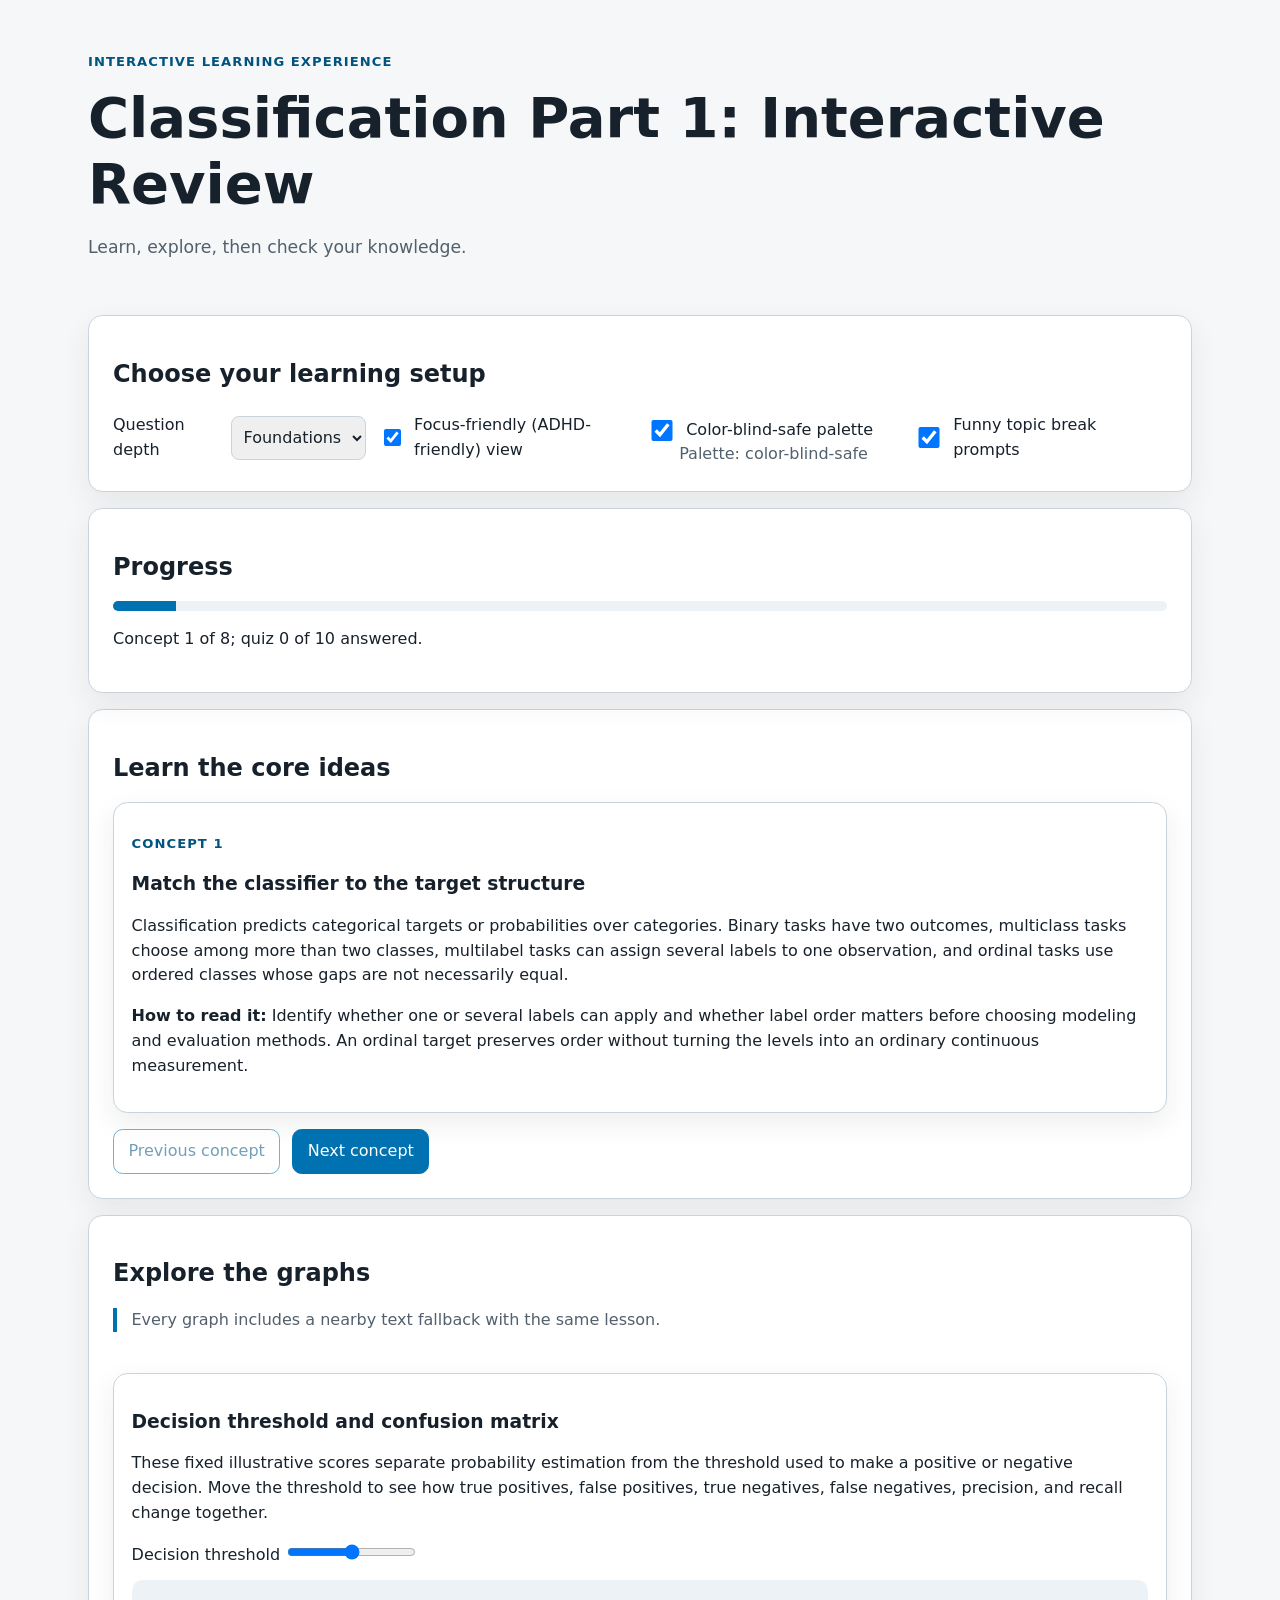
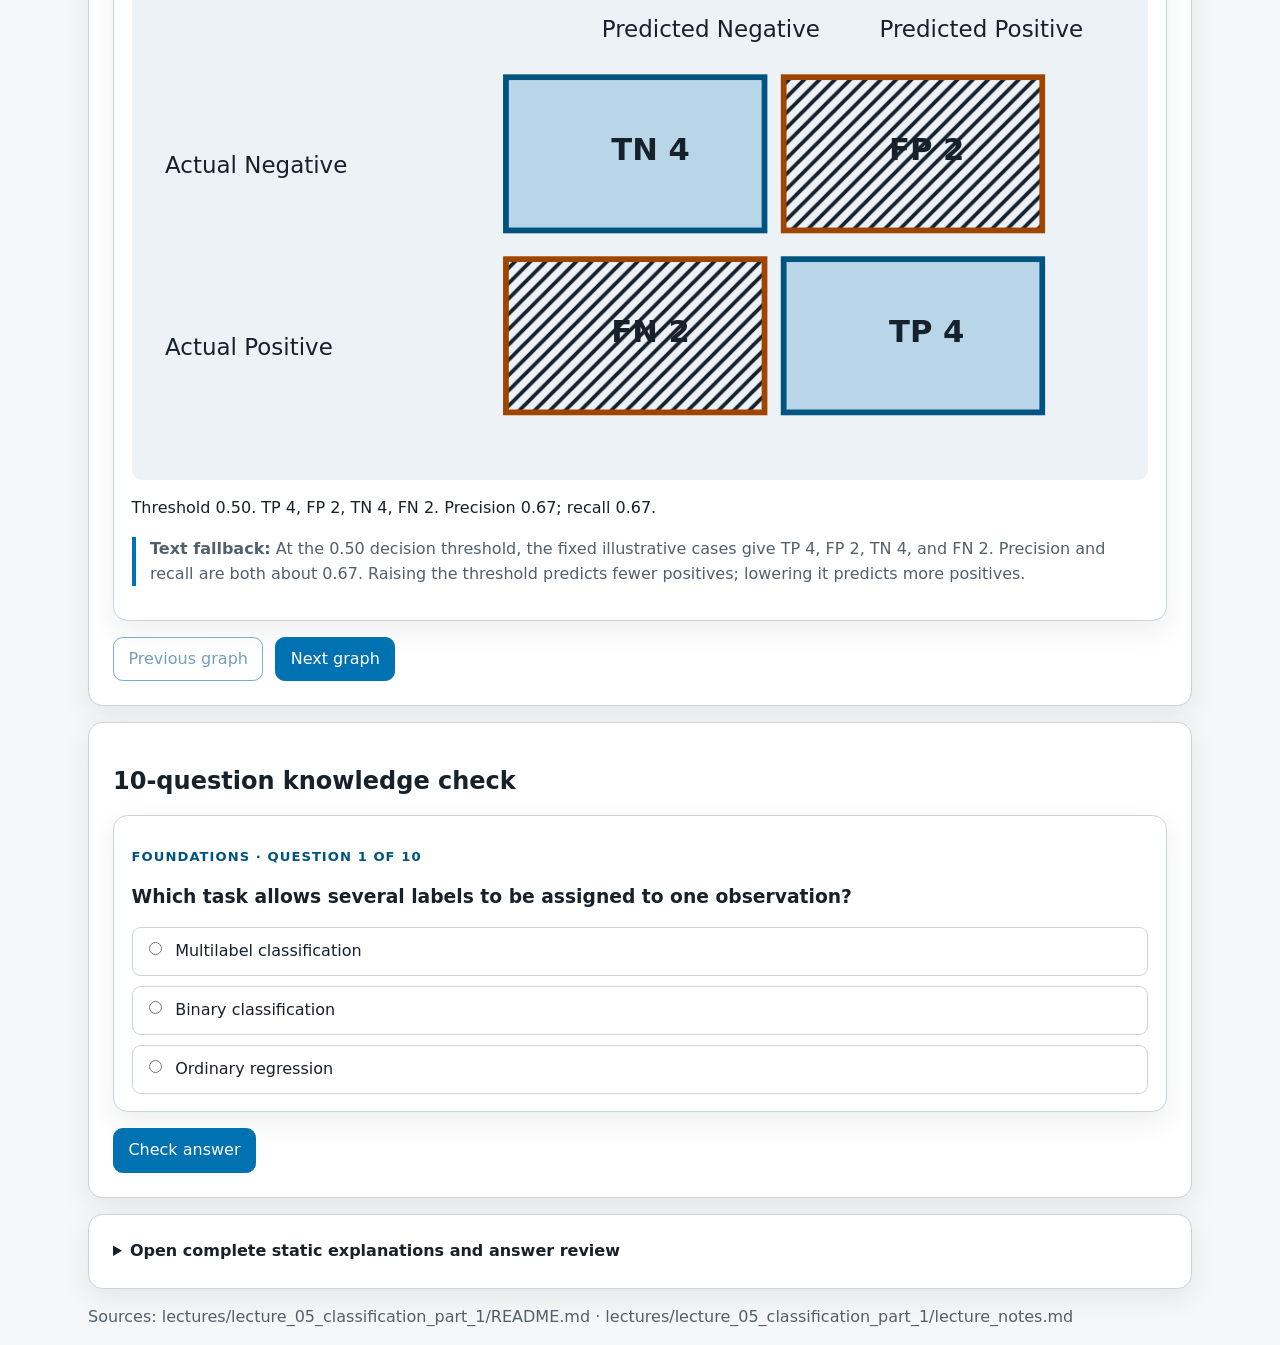
<file: lecture_experiences/lecture_05_classification_part_1/index.html>
<!doctype html>
<html lang="en" data-focus-friendly="false" data-color-blind="false">
<head>
  <meta charset="utf-8">
  <meta name="viewport" content="width=device-width, initial-scale=1">
  <title>Interactive learning experience</title>
  <style>
    :root {
      color-scheme: light;
      --background: #f6f7f9;
      --surface: #ffffff;
      --surface-soft: #edf2f7;
      --ink: #17212b;
      --muted: #52606d;
      --accent: #315c9b;
      --accent-strong: #173f76;
      --secondary: #c55a11;
      --success: #247a4d;
      --danger: #a33a3a;
      --border: #cad3dc;
      --focus: #111111;
      --graph-primary: #6d28d9;
      --graph-primary-strong: #4c1d95;
      --graph-secondary: #0f766e;
      --graph-secondary-strong: #115e59;
      --shadow: 0 10px 28px rgb(23 33 43 / 8%);
      font-family: system-ui, -apple-system, BlinkMacSystemFont, "Segoe UI", sans-serif;
    }

    :root[data-color-blind="true"] {
      --accent: #0072b2;
      --accent-strong: #00547f;
      --secondary: #d55e00;
      --success: #009e73;
      --danger: #cc79a7;
      --focus: #000000;
      --graph-primary: #0072b2;
      --graph-primary-strong: #00547f;
      --graph-secondary: #d55e00;
      --graph-secondary-strong: #9f4500;
    }

    * {
      box-sizing: border-box;
    }

    html {
      background: var(--background);
      color: var(--ink);
      line-height: 1.55;
      scroll-behavior: smooth;
      scroll-padding-top: calc(env(safe-area-inset-top, 0px) + 8rem);
    }

    body {
      margin: 0;
    }

    button,
    input,
    select,
    textarea {
      font: inherit;
    }

    button,
    select {
      min-height: 2.75rem;
    }

    button {
      border: 1px solid var(--accent);
      border-radius: 0.6rem;
      background: var(--accent);
      color: #ffffff;
      cursor: pointer;
      padding: 0.55rem 0.9rem;
    }

    button:hover {
      background: var(--accent-strong);
    }

    button.secondary {
      background: var(--surface);
      color: var(--accent-strong);
    }

    button:disabled {
      cursor: not-allowed;
      opacity: 0.55;
    }

    :focus-visible {
      outline: 3px solid var(--focus);
      outline-offset: 3px;
    }

    .skip-link {
      position: absolute;
      left: 0.75rem;
      top: -5rem;
      z-index: 10;
      background: var(--surface);
      color: var(--ink);
      padding: 0.65rem;
    }

    .skip-link:focus {
      top: 0.75rem;
    }

    .page-header,
    main,
    .page-footer {
      margin-inline: auto;
      max-width: 74rem;
      padding-inline: clamp(1rem, 4vw, 2.5rem);
    }

    .page-header {
      padding-block: 2.4rem 1.3rem;
    }

    .eyebrow {
      color: var(--accent-strong);
      font-size: 0.82rem;
      font-weight: 750;
      letter-spacing: 0.08em;
      text-transform: uppercase;
    }

    h1,
    h2,
    h3 {
      line-height: 1.18;
    }

    h1 {
      font-size: clamp(2rem, 5vw, 3.5rem);
      margin: 0.35rem 0 0.6rem;
    }

    .lede {
      color: var(--muted);
      font-size: 1.08rem;
      max-width: 68ch;
    }

    .settings,
    .panel,
    .concept-card,
    .visualization-card,
    .quiz-card,
    .static-reference {
      background: var(--surface);
      border: 1px solid var(--border);
      border-radius: 0.9rem;
      box-shadow: var(--shadow);
    }

    .settings,
    .panel,
    .static-reference {
      margin-block: 1rem;
      padding: clamp(1rem, 3vw, 1.5rem);
    }

    .settings-grid {
      display: grid;
      gap: 0.9rem;
      grid-template-columns: repeat(auto-fit, minmax(13rem, 1fr));
    }

    .setting {
      align-items: center;
      display: flex;
      gap: 0.65rem;
      min-height: 2.75rem;
    }

    .setting select {
      border: 1px solid var(--border);
      border-radius: 0.5rem;
      color: var(--ink);
      flex: 1;
      padding: 0.45rem;
    }

    .setting input[type="checkbox"] {
      height: 1.35rem;
      width: 1.35rem;
    }

    .setting-status {
      color: var(--muted);
      margin: -0.65rem 0 0 2rem;
    }

    textarea {
      border: 1px solid var(--border);
      border-radius: 0.55rem;
      min-height: 7rem;
      padding: 0.7rem;
      width: 100%;
    }

    .progress-track {
      background: var(--surface-soft);
      border-radius: 999px;
      height: 0.65rem;
      overflow: hidden;
    }

    .progress-value {
      background: var(--accent);
      height: 100%;
      transition: width 180ms ease;
      width: 0;
    }

    .progress-panel {
      background: var(--surface);
      border: 1px solid var(--border);
      box-shadow: var(--shadow);
      position: sticky;
      top: calc(env(safe-area-inset-top, 0px) + 0.75rem);
      z-index: 2;
    }

    .quiz-card,
    #quiz-feedback,
    #quiz-results {
      scroll-margin-top: calc(env(safe-area-inset-top, 0px) + 8rem);
    }

    .card-grid {
      display: grid;
      gap: 1rem;
      grid-template-columns: repeat(auto-fit, minmax(min(100%, 19rem), 1fr));
    }

    .concept-card,
    .visualization-card,
    .quiz-card {
      padding: 1.1rem;
    }

    .concept-card[hidden],
    .visualization-card[hidden] {
      display: none;
    }

    .mistakes {
      border-left: 0.3rem solid var(--secondary);
      padding-left: 1rem;
    }

    .button-row {
      display: flex;
      flex-wrap: wrap;
      gap: 0.75rem;
      margin-top: 1rem;
    }

    .chart-shell {
      background: var(--surface-soft);
      border-radius: 0.65rem;
      margin-block: 0.8rem;
      overflow-x: auto;
      padding: 0.65rem;
    }

    .chart-shell svg {
      display: block;
      height: auto;
      max-width: 100%;
    }

    .chart-label {
      fill: var(--ink);
      font-size: 12px;
    }

    .mark-primary {
      fill: var(--graph-primary);
      stroke: var(--graph-primary-strong);
      stroke-width: 2;
    }

    .mark-secondary {
      color: var(--graph-secondary);
      fill: url("#diagonal-hatch");
      stroke: var(--graph-secondary-strong);
      stroke-width: 3;
    }

    .mark-series-primary {
      fill: var(--graph-primary);
      stroke: var(--graph-primary-strong);
      stroke-width: 2;
    }

    .mark-series-secondary {
      color: var(--graph-secondary);
      fill: url("#diagonal-hatch");
      stroke: var(--graph-secondary-strong);
      stroke-width: 3;
    }

    .boundary-line,
    .zero-line {
      fill: none;
      stroke: var(--graph-secondary-strong);
      stroke-dasharray: 9 6;
      stroke-width: 3;
    }

    .residual-line {
      stroke: var(--graph-secondary-strong);
      stroke-width: 2;
    }

    .metric-bar {
      fill: var(--graph-primary);
      stroke: var(--graph-primary-strong);
      stroke-width: 2;
    }

    .confusion-cell rect {
      stroke-width: 3;
    }

    .confusion-cell text {
      fill: var(--ink);
      font-size: 16px;
      font-weight: 750;
    }

    .outcome-tn rect,
    .outcome-tp rect {
      fill: var(--graph-primary);
      fill-opacity: 0.22;
      stroke: var(--graph-primary-strong);
    }

    .outcome-fp,
    .outcome-fn {
      color: var(--graph-secondary);
    }

    .outcome-fp rect,
    .outcome-fn rect {
      fill: url("#diagonal-hatch");
      stroke: var(--graph-secondary-strong);
    }

    .coefficient-line {
      fill: none;
      stroke-width: 3;
    }

    .feature-label {
      fill: var(--ink);
      font-size: 11px;
      font-weight: 700;
    }

    .coefficient-legend {
      color: var(--muted);
      margin: 0.75rem 0 0;
    }

    .model-ridge {
      stroke: var(--graph-primary);
    }

    .model-lasso {
      stroke: var(--graph-secondary);
      stroke-dasharray: 8 5;
    }

    .coefficient-zero {
      color: var(--graph-secondary-strong);
      fill: var(--surface);
      stroke: currentColor;
      stroke-width: 3;
    }

    .visualization-table {
      border-collapse: collapse;
      margin-top: 0.75rem;
      width: 100%;
    }

    .visualization-table th,
    .visualization-table td {
      border-bottom: 1px solid var(--border);
      padding: 0.4rem 0.55rem;
      text-align: left;
    }

    .graph-fallback {
      border-left: 0.3rem solid var(--accent);
      color: var(--muted);
      margin-top: 0.8rem;
      padding-left: 0.9rem;
    }

    .break-prompt {
      background: #fff7df;
      border: 1px solid #e3b84e;
      border-radius: 0.7rem;
      color: #402d00;
      margin-block: 1rem;
      padding: 0.8rem 1rem;
    }

    .break-prompt[hidden] {
      display: none;
    }

    .quiz-options {
      border: 0;
      display: grid;
      gap: 0.6rem;
      margin: 0;
      padding: 0;
    }

    .quiz-option {
      align-items: flex-start;
      border: 1px solid var(--border);
      border-radius: 0.55rem;
      display: flex;
      gap: 0.65rem;
      padding: 0.7rem;
    }

    .feedback {
      border-left: 0.35rem solid var(--accent);
      margin-top: 1rem;
      padding-left: 0.9rem;
    }

    .feedback[data-correct="true"] {
      border-color: var(--success);
    }

    .feedback[data-correct="false"] {
      border-color: var(--danger);
    }

    .static-reference summary {
      cursor: pointer;
      font-weight: 750;
    }

    .static-reference-body {
      margin-top: 1rem;
    }

    .static-reference-body article {
      border-top: 1px solid var(--border);
      padding-block: 0.75rem;
    }

    .source-list {
      color: var(--muted);
      overflow-wrap: anywhere;
    }

    :root[data-focus-friendly="true"] .optional-detail,
    :root[data-focus-friendly="true"] .visualization-card:not([data-active="true"]) {
      display: none;
    }

    :root[data-focus-friendly="true"] .card-grid {
      display: block;
    }

    @media (max-width: 42rem) {
      .progress-panel {
        margin-block: 0.65rem;
        padding: 0.75rem 0.9rem;
      }

      .progress-panel h2,
      .progress-panel p {
        margin-block: 0.25rem;
      }

      .progress-track {
        height: 0.5rem;
      }

      .button-row button {
        flex: 1 1 9rem;
      }
    }

    @media (prefers-reduced-motion: reduce) {
      *,
      *::before,
      *::after {
        animation-duration: 0.01ms !important;
        animation-iteration-count: 1 !important;
        scroll-behavior: auto !important;
        transition-duration: 0.01ms !important;
      }
    }
  </style>
</head>
<body>
  <a class="skip-link" href="#main-content">Skip to learning content</a>
  <header class="page-header">
    <p class="eyebrow">Interactive learning experience</p>
    <h1 id="site-title">Learning experience</h1>
    <p class="lede" id="site-subtitle">Learn, explore, then check your knowledge.</p>
  </header>

  <main id="main-content">
    <section class="settings" aria-labelledby="settings-title">
      <h2 id="settings-title">Choose your learning setup</h2>
      <div class="settings-grid">
        <label class="setting">
          <span>Question depth</span>
          <select data-setting="difficulty">
            <option value="foundations">Foundations</option>
            <option value="applied">Applied</option>
            <option value="challenge">Challenge</option>
          </select>
        </label>
        <label class="setting">
          <input data-setting="focus" type="checkbox">
          <span>Focus-friendly (ADHD-friendly) view</span>
        </label>
        <div>
          <label class="setting">
            <input data-setting="color-blind" type="checkbox">
            <span>Color-blind-safe palette</span>
          </label>
          <p id="palette-status" class="setting-status" aria-live="polite">
            Palette: standard
          </p>
        </div>
        <label class="setting">
          <input data-setting="break-prompts" type="checkbox">
          <span>Funny topic break prompts</span>
        </label>
      </div>
    </section>

    <section class="panel progress-panel" aria-labelledby="progress-title">
      <h2 id="progress-title">Progress</h2>
      <div class="progress-track" role="progressbar" aria-valuemin="0" aria-valuemax="100"
           aria-valuenow="0" aria-label="Learning experience progress">
        <div class="progress-value"></div>
      </div>
      <p id="progress-text">Start with the first concept.</p>
    </section>

    <section class="panel" aria-labelledby="learn-title">
      <h2 id="learn-title">Learn the core ideas</h2>
      <div id="concept-list" class="card-grid"></div>
      <div class="button-row">
        <button class="secondary" id="previous-concept" type="button">Previous concept</button>
        <button id="next-concept" type="button">Next concept</button>
      </div>
    </section>

    <aside id="break-prompt" class="break-prompt" aria-live="polite" hidden></aside>

    <section class="panel" aria-labelledby="explore-title">
      <h2 id="explore-title">Explore the graphs</h2>
      <p class="graph-fallback">Every graph includes a nearby text fallback with the same lesson.</p>
      <svg width="0" height="0" aria-hidden="true" focusable="false">
        <defs>
          <pattern id="diagonal-hatch" width="8" height="8" patternUnits="userSpaceOnUse">
            <path d="M-2,2 L2,-2 M0,8 L8,0 M6,10 L10,6" stroke="currentColor"
                  stroke-width="2"></path>
          </pattern>
        </defs>
      </svg>
      <div id="visualization-list" class="card-grid" data-shape="circle"></div>
      <div class="button-row">
        <button class="secondary" id="previous-visualization" type="button">
          Previous graph
        </button>
        <button id="next-visualization" type="button">Next graph</button>
      </div>
    </section>

    <section class="panel" aria-labelledby="quiz-title">
      <h2 id="quiz-title">10-question knowledge check</h2>
      <div id="quiz-card" class="quiz-card"></div>
      <div id="quiz-feedback" class="feedback" aria-live="polite" hidden></div>
      <div id="quiz-results" aria-live="polite" tabindex="-1" hidden></div>
      <div class="button-row">
        <button id="submit-answer" type="button">Check answer</button>
        <button id="next-question" type="button" hidden>Next question</button>
        <button id="retry-quiz" class="secondary" type="button" hidden>Retry quiz</button>
      </div>
    </section>

    <section id="static-content" class="static-reference">
      <details>
        <summary>Open complete static explanations and answer review</summary>
        <div class="static-reference-body"><h2>Complete static learning reference</h2><p>This reference remains available when scripts or browser storage are unavailable.</p><section><h3>Concepts</h3><article><h4>Match the classifier to the target structure</h4><p>Classification predicts categorical targets or probabilities over categories. Binary tasks have two outcomes, multiclass tasks choose among more than two classes, multilabel tasks can assign several labels to one observation, and ordinal tasks use ordered classes whose gaps are not necessarily equal.</p><p><strong>How to interpret it:</strong> Identify whether one or several labels can apply and whether label order matters before choosing modeling and evaluation methods. An ordinal target preserves order without turning the levels into an ordinary continuous measurement.</p><h5>Common mistakes</h5><ul><li>Treating a multilabel task as multiclass even though several labels can be correct at once.</li><li>Treating ordered labels as equally spaced numerical values without justification.</li></ul><p><strong>Sources:</strong> lectures/lecture_05_classification_part_1/lecture_notes.md; lectures/lecture_05_classification_part_1/README.md</p></article><article><h4>KNN depends on meaningful distances</h4><p>K-Nearest Neighbors stores the training data and predicts from the majority class among the k nearest observations. The distance metric, feature scaling, dimensionality, and choice of k all change which observations count as neighbors.</p><p><strong>How to interpret it:</strong> Scale numerical features before distance-based comparison when their units differ, and select k with validation. Small k can follow local noise, while large k creates smoother neighborhoods that may blur a real boundary.</p><h5>Common mistakes</h5><ul><li>Letting a large-unit feature dominate distance solely because of its measurement scale.</li><li>Choosing k from training performance alone.</li></ul><p><strong>Sources:</strong> lectures/lecture_05_classification_part_1/lecture_notes.md; lectures/lecture_05_classification_part_1/lecture_examples/README.md; lectures/lecture_05_classification_part_1/practical_session/README.md</p></article><article><h4>Tree splits seek purer child nodes</h4><p>A decision tree recursively applies feature-threshold rules. Gini impurity and entropy measure how mixed the classes are in a node, and a useful split reduces impurity or uncertainty in its children.</p><p><strong>How to interpret it:</strong> Read a split as a local rule that partitions the current observations. Low impurity means one class dominates the node; it does not by itself prove that the rule will generalize to new data.</p><h5>Common mistakes</h5><ul><li>Assuming every impurity-reducing training split improves validation performance.</li><li>Reading Gini impurity as a feature importance score.</li></ul><p><strong>Sources:</strong> lectures/lecture_05_classification_part_1/lecture_notes.md; lectures/lecture_05_classification_part_1/lecture_examples/README.md</p></article><article><h4>Control tree complexity before it memorizes noise</h4><p>Deep trees can keep making greedy splits until small training patterns are memorized. Maximum depth, minimum samples per split or leaf, pruning, and cost-complexity control reduce effective tree complexity.</p><p><strong>How to interpret it:</strong> Compare training and validation behavior while changing a complexity control. A shallow tree may underfit, while an unconstrained tree can be accurate on training data yet fragile on unseen observations.</p><h5>Common mistakes</h5><ul><li>Choosing the deepest tree because it has the highest training accuracy.</li><li>Calling a very deep tree easy to interpret merely because every rule is technically visible.</li></ul><p><strong>Sources:</strong> lectures/lecture_05_classification_part_1/lecture_notes.md; lectures/lecture_05_classification_part_1/practical_session/README.md</p></article><article><h4>Separate probability estimation from the decision threshold</h4><p>Logistic regression applies the sigmoid function to a linear score, producing an estimated positive-class probability between zero and one. A threshold, often 0.5 by default, then converts that probability into a class decision.</p><p><strong>How to interpret it:</strong> Choose the threshold according to the cost of false positives and false negatives. Raising it usually produces fewer positive predictions; lowering it usually catches more positives but can also create more false alarms.</p><h5>Common mistakes</h5><ul><li>Treating 0.5 as the correct threshold for every application.</li><li>Interpreting a positive coefficient as a guaranteed causal effect.</li></ul><p><strong>Sources:</strong> lectures/lecture_05_classification_part_1/lecture_notes.md; lectures/lecture_05_classification_part_1/lecture_examples/README.md; lectures/lecture_05_classification_part_1/practical_session/README.md</p></article><article><h4>Name each kind of classification outcome</h4><p>For a binary classifier, the confusion matrix counts true positives, false positives, true negatives, and false negatives. These four counts distinguish correct decisions from the two error types.</p><p><strong>How to interpret it:</strong> Define the positive class first, then ask which error matters in the application. False-positive rate divides false positives by all actual negatives, while false-negative rate divides false negatives by all actual positives.</p><h5>Common mistakes</h5><ul><li>Swapping false positives and false negatives by forgetting what the actual class was.</li><li>Comparing error counts without considering the number of actual positives or negatives.</li></ul><p><strong>Sources:</strong> lectures/lecture_05_classification_part_1/lecture_notes.md; lectures/lecture_05_classification_part_1/practical_session/README.md</p></article><article><h4>Choose metrics around the error cost</h4><p>Precision is TP divided by TP plus FP and asks how often positive predictions are correct. Recall is TP divided by TP plus FN and asks how many actual positives were found. F-beta combines precision and recall, with beta above one emphasizing recall and beta below one emphasizing precision.</p><p><strong>How to interpret it:</strong> Accuracy can hide failure on a rare class. Prefer precision when false positives are especially costly, recall when missing positives is especially costly, and an F-score when a stated balance between them is useful.</p><h5>Common mistakes</h5><ul><li>Reporting only accuracy for a strongly imbalanced target.</li><li>Assuming F1 reveals whether precision or recall is the weaker component.</li></ul><p><strong>Sources:</strong> lectures/lecture_05_classification_part_1/lecture_notes.md; lectures/lecture_05_classification_part_1/practical_session/README.md</p></article><article><h4>Evaluate rankings and probabilities, not only hard labels</h4><p>The ROC curve plots true-positive rate against false-positive rate across thresholds, while ROC-AUC summarizes ranking quality. Log loss evaluates predicted probabilities directly and heavily penalizes confident wrong predictions.</p><p><strong>How to interpret it:</strong> Use ROC-AUC to examine threshold-spanning ranking behavior and log loss when probability quality matters. A score-distribution view can reveal class overlap that makes threshold selection difficult, even when one hard-label metric looks acceptable.</p><h5>Common mistakes</h5><ul><li>Reading AUC as accuracy at the default threshold.</li><li>Ignoring overconfident probability errors because the final class label happened to be the main reported output.</li></ul><p><strong>Sources:</strong> lectures/lecture_05_classification_part_1/lecture_notes.md; lectures/lecture_05_classification_part_1/practical_session/README.md</p></article></section><section><h3>Visualization reference</h3><article><h4>Decision threshold and confusion matrix</h4><p>These fixed illustrative scores separate probability estimation from the threshold used to make a positive or negative decision. Move the threshold to see how true positives, false positives, true negatives, false negatives, precision, and recall change together.</p><p class="graph-fallback"><strong>Graph fallback:</strong> At the 0.50 decision threshold, the fixed illustrative cases give TP 4, FP 2, TN 4, and FN 2. Precision and recall are both about 0.67. Raising the threshold predicts fewer positives; lowering it predicts more positives.</p></article><article><h4>Class-aware decision boundary explorer</h4><p>The same illustrative Class A and Class B points stay visibly tied to their class labels while you compare candidate linear boundaries. A boundary changes the predicted side of a point; it does not change its true class.</p><p class="graph-fallback"><strong>Graph fallback:</strong> Class A occupies the lower-left portion of the illustrative feature space and Class B the upper-right. Compare the balanced, conservative-positive, and permissive-positive boundaries while keeping the true A/B class labels fixed.</p></article></section><section><h3>Quiz banks and answer review</h3><section><h4>Foundations</h4><ol><li><p><strong>Which task allows several labels to be assigned to one observation?</strong></p><ul><li>Multilabel classification</li><li>Binary classification</li><li>Ordinary regression</li></ul><p><strong>Answer:</strong> Multilabel classification</p><p><strong>Explanation:</strong> In multilabel classification, several labels can apply simultaneously to the same observation.</p></li><li><p><strong>Why is feature scaling important for KNN?</strong></p><ul><li>Large-unit features can dominate distance</li><li>It makes every class balanced</li><li>It removes the need to select k</li></ul><p><strong>Answer:</strong> Large-unit features can dominate distance</p><p><strong>Explanation:</strong> KNN relies directly on distances, so a feature with a large numerical scale can overwhelm other features even when that dominance is not meaningful.</p></li><li><p><strong>What usually happens as k becomes very large in KNN?</strong></p><ul><li>The decision regions become smoother</li><li>The model uses only one neighbor</li><li>Distance stops mattering</li></ul><p><strong>Answer:</strong> The decision regions become smoother</p><p><strong>Explanation:</strong> Larger neighborhoods average over more observations, increasing smoothing and potentially blurring local class boundaries.</p></li><li><p><strong>What does low impurity mean in a decision-tree node?</strong></p><ul><li>One class dominates the node</li><li>All features have equal importance</li><li>The tree cannot overfit</li></ul><p><strong>Answer:</strong> One class dominates the node</p><p><strong>Explanation:</strong> Gini impurity and entropy are low when the class labels in the node are relatively homogeneous.</p></li><li><p><strong>Which control directly limits how many levels a decision tree can grow?</strong></p><ul><li>Maximum depth</li><li>Probability threshold</li><li>Number of KNN neighbors</li></ul><p><strong>Answer:</strong> Maximum depth</p><p><strong>Explanation:</strong> Maximum depth restricts tree complexity and can reduce the tendency to memorize small training patterns.</p></li><li><p><strong>What does the sigmoid function do in binary logistic regression?</strong></p><ul><li>Maps a linear score into a value from 0 to 1</li><li>Chooses the nearest neighbors</li><li>Builds axis-aligned splits</li></ul><p><strong>Answer:</strong> Maps a linear score into a value from 0 to 1</p><p><strong>Explanation:</strong> The sigmoid transforms the linear score into an estimated positive-class probability.</p></li><li><p><strong>What normally happens when the positive-class decision threshold is lowered?</strong></p><ul><li>More observations are predicted positive</li><li>No predictions change</li><li>Only true negatives increase</li></ul><p><strong>Answer:</strong> More observations are predicted positive</p><p><strong>Explanation:</strong> A lower threshold makes it easier for an estimated probability to qualify as positive, which can increase both true and false positives.</p></li><li><p><strong>Which confusion-matrix outcome is an actual positive predicted as negative?</strong></p><ul><li>False negative</li><li>False positive</li><li>True negative</li></ul><p><strong>Answer:</strong> False negative</p><p><strong>Explanation:</strong> The prediction missed an actual positive, so the outcome is a false negative.</p></li><li><p><strong>Which metric asks how often positive predictions are correct?</strong></p><ul><li>Precision</li><li>Recall</li><li>False-negative rate</li></ul><p><strong>Answer:</strong> Precision</p><p><strong>Explanation:</strong> Precision is TP divided by TP plus FP, so its denominator is all predicted positives.</p></li><li><p><strong>Which metric directly penalizes confident wrong probability predictions?</strong></p><ul><li>Log loss</li><li>Accuracy only</li><li>Tree depth</li></ul><p><strong>Answer:</strong> Log loss</p><p><strong>Explanation:</strong> Log loss evaluates probabilities and imposes a large penalty when a wrong prediction is made with high confidence.</p></li></ol></section><section><h4>Applied</h4><ol><li><p><strong>A photo can be tagged both indoor and nature. Which target structure fits?</strong></p><ul><li>Multilabel</li><li>Multiclass with exactly one class</li><li>Continuous regression</li></ul><p><strong>Answer:</strong> Multilabel</p><p><strong>Explanation:</strong> The labels are not mutually exclusive, so more than one can be correct for the same photo.</p></li><li><p><strong>A target has levels low, medium, and high. What must the analysis preserve?</strong></p><ul><li>Their natural order</li><li>Equal numeric gaps between levels</li><li>No relationship among levels</li></ul><p><strong>Answer:</strong> Their natural order</p><p><strong>Explanation:</strong> Ordinal classes have meaningful order, but the spacing between adjacent levels is not automatically equal.</p></li><li><p><strong>A KNN model uses age in years and income in euros without scaling. What is the main risk?</strong></p><ul><li>Income may dominate the distance calculation</li><li>The tree becomes too deep</li><li>The sigmoid stops returning probabilities</li></ul><p><strong>Answer:</strong> Income may dominate the distance calculation</p><p><strong>Explanation:</strong> The larger numerical scale can drive nearest-neighbor distances even if that influence is not substantively justified.</p></li><li><p><strong>How should k usually be selected for KNN?</strong></p><ul><li>With validation or cross-validation</li><li>From training accuracy alone</li><li>Always set to 1</li></ul><p><strong>Answer:</strong> With validation or cross-validation</p><p><strong>Explanation:</strong> Validation checks the bias-variance tradeoff on held-out data rather than rewarding a neighborhood that merely fits training noise.</p></li><li><p><strong>A tree has tiny leaves that memorize rare training combinations. Which change directly addresses this?</strong></p><ul><li>Increase minimum samples per leaf</li><li>Lower the logistic threshold</li><li>Use more histogram bins</li></ul><p><strong>Answer:</strong> Increase minimum samples per leaf</p><p><strong>Explanation:</strong> Requiring more observations in each leaf prevents the tree from creating rules for extremely small training groups.</p></li><li><p><strong>Missing a disease case is especially costly. Which threshold change commonly supports higher recall?</strong></p><ul><li>Lower the positive threshold</li><li>Raise the positive threshold</li><li>Remove probability estimates</li></ul><p><strong>Answer:</strong> Lower the positive threshold</p><p><strong>Explanation:</strong> Lowering the threshold usually predicts more observations as positive and can catch more actual positives, though false positives may also rise.</p></li><li><p><strong>A classifier has 30 true positives and 10 false positives. What is its precision?</strong></p><ul><li>0.75</li><li>0.60</li><li>0.30</li></ul><p><strong>Answer:</strong> 0.75</p><p><strong>Explanation:</strong> Precision is 30 divided by 30 plus 10, which equals 0.75.</p></li><li><p><strong>A classifier has 30 true positives and 20 false negatives. What is its recall?</strong></p><ul><li>0.60</li><li>0.75</li><li>0.40</li></ul><p><strong>Answer:</strong> 0.60</p><p><strong>Explanation:</strong> Recall is 30 divided by 30 plus 20, which equals 0.60.</p></li><li><p><strong>Only 1 percent of cases are positive, and a model always predicts negative. Why is accuracy misleading?</strong></p><ul><li>It hides complete failure on the positive class</li><li>It directly measures probability calibration</li><li>It gives equal detail about both error types</li></ul><p><strong>Answer:</strong> It hides complete failure on the positive class</p><p><strong>Explanation:</strong> The model can be 99 percent accurate while its recall for the rare positive class is zero.</p></li><li><p><strong>Which evaluation is most directly concerned with the quality of estimated probabilities?</strong></p><ul><li>Log loss</li><li>Maximum tree depth</li><li>KNN fit time</li></ul><p><strong>Answer:</strong> Log loss</p><p><strong>Explanation:</strong> Log loss uses the predicted probabilities themselves rather than only the final hard labels.</p></li></ol></section><section><h4>Challenge</h4><ol><li><p><strong>Why can KNN degrade in a very high-dimensional feature space?</strong></p><ul><li>Near and far distances can become less distinguishable</li><li>Trees become probabilistic</li><li>All classes become ordinal</li></ul><p><strong>Answer:</strong> Near and far distances can become less distinguishable</p><p><strong>Explanation:</strong> Distance concentration makes local neighborhoods less informative as dimensionality grows, especially with irrelevant features.</p></li><li><p><strong>What distinguishes weighted KNN from ordinary majority voting?</strong></p><ul><li>Closer neighbors receive more influence</li><li>Every feature receives the same scale</li><li>The model grows a deeper tree</li></ul><p><strong>Answer:</strong> Closer neighbors receive more influence</p><p><strong>Explanation:</strong> Weighted KNN gives nearby observations larger votes because they may be more informative than distant neighbors.</p></li><li><p><strong>Why might a shallow decision tree struggle with a diagonal class boundary?</strong></p><ul><li>Its individual splits are axis-aligned</li><li>It cannot use numerical features</li><li>Gini impurity requires probabilities from logistic regression</li></ul><p><strong>Answer:</strong> Its individual splits are axis-aligned</p><p><strong>Explanation:</strong> A tree partitions one feature at a time, so representing a diagonal boundary may require several rectangular regions.</p></li><li><p><strong>Which node has the lower Gini impurity?</strong></p><ul><li>A node containing only one class</li><li>A node split evenly between two classes</li><li>They always have equal impurity</li></ul><p><strong>Answer:</strong> A node containing only one class</p><p><strong>Explanation:</strong> A pure node has Gini impurity zero, while an evenly mixed binary node has higher impurity.</p></li><li><p><strong>A deep tree has perfect training accuracy but much worse validation accuracy. What is the strongest diagnosis?</strong></p><ul><li>The tree is overfitting</li><li>The validation data proves the tree is pure</li><li>The model needs a lower logistic threshold</li></ul><p><strong>Answer:</strong> The tree is overfitting</p><p><strong>Explanation:</strong> A large training-validation gap is consistent with memorizing training-specific patterns that do not generalize.</p></li><li><p><strong>What does choosing beta greater than 1 do in an F-beta score?</strong></p><ul><li>Gives recall more weight</li><li>Gives precision more weight</li><li>Turns the score into accuracy</li></ul><p><strong>Answer:</strong> Gives recall more weight</p><p><strong>Explanation:</strong> The lecture defines beta above one as emphasizing recall and beta below one as emphasizing precision.</p></li><li><p><strong>What does ROC-AUC summarize?</strong></p><ul><li>Ranking behavior across thresholds</li><li>Accuracy at exactly 0.5</li><li>Only the false-negative count</li></ul><p><strong>Answer:</strong> Ranking behavior across thresholds</p><p><strong>Explanation:</strong> The ROC curve varies the threshold, and its area summarizes how well scores rank positives relative to negatives.</p></li><li><p><strong>Two models make the same number of wrong labels, but one is extremely confident when wrong. Which metric exposes that difference?</strong></p><ul><li>Log loss</li><li>Hard-label accuracy alone</li><li>Maximum depth</li></ul><p><strong>Answer:</strong> Log loss</p><p><strong>Explanation:</strong> Log loss penalizes a confident wrong probability more heavily, while hard-label accuracy records only that both predictions were wrong.</p></li><li><p><strong>False positives are very expensive. Which threshold change commonly reduces positive predictions?</strong></p><ul><li>Raise the positive threshold</li><li>Lower the positive threshold</li><li>Set every score to 0.5</li></ul><p><strong>Answer:</strong> Raise the positive threshold</p><p><strong>Explanation:</strong> A higher threshold demands stronger estimated evidence before predicting positive, often reducing both true and false positive predictions.</p></li><li><p><strong>A regulated decision needs a compact, readable model and usable probabilities. Which lecture model is a strong baseline to assess?</strong></p><ul><li>Logistic regression</li><li>Unconstrained deep decision tree</li><li>KNN with unscaled features</li></ul><p><strong>Answer:</strong> Logistic regression</p><p><strong>Explanation:</strong> Logistic regression offers smooth probability estimates and interpretable signed coefficients when a linear boundary is suitable, though validation and application-specific checks remain necessary.</p></li></ol></section></section><section><h3>Sources</h3><ul><li>lectures/lecture_05_classification_part_1/README.md</li><li>lectures/lecture_05_classification_part_1/lecture_notes.md</li></ul></section></div>
      </details>
    </section>

    <noscript>
      <section class="panel" aria-label="JavaScript unavailable">
        <p>Interactive controls are unavailable, but complete explanations, graph fallbacks,
          questions, answers, and feedback remain in the static reference above.</p>
      </section>
    </noscript>
  </main>

  <footer class="page-footer">
    <p class="source-list" id="source-list"></p>
  </footer>

  <script>
(function exposeQuizStateMachine(root, factory) {
  "use strict";

  const api = factory();
  if (typeof module !== "undefined" && module.exports) {
    module.exports = api;
  }
  root.LearningExperienceQuiz = api;
})(typeof globalThis === "undefined" ? this : globalThis, function createQuizStateMachine() {
  "use strict";

  function blankQuestionState() {
    return {
      attempts: 0,
      firstAttemptCorrect: null,
      complete: false,
    };
  }

  function createQuizState(questionCount, settings = {}) {
    return {
      quizIndex: 0,
      questionStates: Array.from({ length: questionCount }, blankQuestionState),
      responses: [],
      selection: [],
      feedback: null,
      showResults: false,
      settings: { ...settings },
    };
  }

  function currentQuestionState(state) {
    return state.questionStates[state.quizIndex];
  }

  function normalizedAnswer(value) {
    const values = Array.isArray(value) ? value : [value];
    return values.map((item) => String(item).trim().toLocaleLowerCase()).sort();
  }

  function answersMatch(selected, answer) {
    return JSON.stringify(normalizedAnswer(selected)) ===
      JSON.stringify(normalizedAnswer(answer));
  }

  function selectAnswer(state, selected) {
    if (currentQuestionState(state)?.complete) return state;
    const values = Array.isArray(selected) ? selected : [selected];
    return {
      ...state,
      selection: values.map((value) => String(value).trim()).filter(Boolean),
      feedback: null,
    };
  }

  function submitAnswer(state, question) {
    const questionState = currentQuestionState(state);
    if (!questionState || questionState.complete) return state;
    if (!state.selection.length) {
      return {
        ...state,
        feedback: {
          correct: false,
          message: "Choose an answer before checking.",
          missing: true,
        },
      };
    }

    const correct = answersMatch(state.selection, question.answer);
    const attempts = questionState.attempts + 1;
    const updatedQuestionState = {
      attempts,
      firstAttemptCorrect:
        questionState.firstAttemptCorrect === null
          ? correct
          : questionState.firstAttemptCorrect,
      complete: correct,
    };
    const questionStates = state.questionStates.map((item, index) =>
      index === state.quizIndex ? updatedQuestionState : item
    );
    const feedback = {
      correct,
      message: question.explanation,
      missing: false,
    };

    if (!correct) {
      return { ...state, questionStates, feedback };
    }

    return {
      ...state,
      questionStates,
      feedback,
      responses: [
        ...state.responses,
        {
          id: question.id,
          prompt: question.prompt,
          selected: [...state.selection],
          answer: question.answer,
          explanation: question.explanation,
          correct,
          attempts,
          firstAttemptCorrect: updatedQuestionState.firstAttemptCorrect,
        },
      ],
    };
  }

  function canAdvance(state) {
    return !state.showResults && Boolean(currentQuestionState(state)?.complete);
  }

  function completedCount(state) {
    return state.questionStates.filter((questionState) => questionState.complete).length;
  }

  function nextQuestion(state) {
    if (!canAdvance(state)) return state;
    if (state.quizIndex >= state.questionStates.length - 1) {
      return {
        ...state,
        selection: [],
        feedback: null,
        showResults: true,
      };
    }
    return {
      ...state,
      quizIndex: state.quizIndex + 1,
      selection: [],
      feedback: null,
    };
  }

  function summarize(state) {
    return {
      completed: completedCount(state),
      firstAttemptCorrect: state.responses.filter(
        (response) => response.firstAttemptCorrect
      ).length,
      totalAttempts: state.responses.reduce(
        (total, response) => total + response.attempts,
        0
      ),
    };
  }

  function withSettings(state, settings) {
    return { ...state, settings: { ...settings } };
  }

  function retryQuiz(state) {
    return createQuizState(state.questionStates.length, state.settings);
  }

  return {
    answersMatch,
    canAdvance,
    completedCount,
    createQuizState,
    currentQuestionState,
    nextQuestion,
    retryQuiz,
    selectAnswer,
    submitAnswer,
    summarize,
    withSettings,
  };
});

  </script>
  <script>const CONTENT = {"meta":{"experience_id":"lecture-05-classification-part-1","title":"Classification Part 1: Interactive Review","sources":["lectures/lecture_05_classification_part_1/README.md","lectures/lecture_05_classification_part_1/lecture_notes.md"]},"defaults":{"difficulty":"foundations","focus_mode":true,"color_blind":true,"break_prompts":true},"concepts":[{"id":"classification-problem-types","title":"Match the classifier to the target structure","explanation":"Classification predicts categorical targets or probabilities over categories. Binary tasks have two outcomes, multiclass tasks choose among more than two classes, multilabel tasks can assign several labels to one observation, and ordinal tasks use ordered classes whose gaps are not necessarily equal.","interpretation":"Identify whether one or several labels can apply and whether label order matters before choosing modeling and evaluation methods. An ordinal target preserves order without turning the levels into an ordinary continuous measurement.","common_mistakes":["Treating a multilabel task as multiclass even though several labels can be correct at once.","Treating ordered labels as equally spaced numerical values without justification."],"sources":["lectures/lecture_05_classification_part_1/lecture_notes.md","lectures/lecture_05_classification_part_1/README.md"]},{"id":"knn-distance-scaling","title":"KNN depends on meaningful distances","explanation":"K-Nearest Neighbors stores the training data and predicts from the majority class among the k nearest observations. The distance metric, feature scaling, dimensionality, and choice of k all change which observations count as neighbors.","interpretation":"Scale numerical features before distance-based comparison when their units differ, and select k with validation. Small k can follow local noise, while large k creates smoother neighborhoods that may blur a real boundary.","common_mistakes":["Letting a large-unit feature dominate distance solely because of its measurement scale.","Choosing k from training performance alone."],"sources":["lectures/lecture_05_classification_part_1/lecture_notes.md","lectures/lecture_05_classification_part_1/lecture_examples/README.md","lectures/lecture_05_classification_part_1/practical_session/README.md"]},{"id":"decision-tree-impurity","title":"Tree splits seek purer child nodes","explanation":"A decision tree recursively applies feature-threshold rules. Gini impurity and entropy measure how mixed the classes are in a node, and a useful split reduces impurity or uncertainty in its children.","interpretation":"Read a split as a local rule that partitions the current observations. Low impurity means one class dominates the node; it does not by itself prove that the rule will generalize to new data.","common_mistakes":["Assuming every impurity-reducing training split improves validation performance.","Reading Gini impurity as a feature importance score."],"sources":["lectures/lecture_05_classification_part_1/lecture_notes.md","lectures/lecture_05_classification_part_1/lecture_examples/README.md"]},{"id":"tree-overfitting-control","title":"Control tree complexity before it memorizes noise","explanation":"Deep trees can keep making greedy splits until small training patterns are memorized. Maximum depth, minimum samples per split or leaf, pruning, and cost-complexity control reduce effective tree complexity.","interpretation":"Compare training and validation behavior while changing a complexity control. A shallow tree may underfit, while an unconstrained tree can be accurate on training data yet fragile on unseen observations.","common_mistakes":["Choosing the deepest tree because it has the highest training accuracy.","Calling a very deep tree easy to interpret merely because every rule is technically visible."],"sources":["lectures/lecture_05_classification_part_1/lecture_notes.md","lectures/lecture_05_classification_part_1/practical_session/README.md"]},{"id":"logistic-probabilities-thresholds","title":"Separate probability estimation from the decision threshold","explanation":"Logistic regression applies the sigmoid function to a linear score, producing an estimated positive-class probability between zero and one. A threshold, often 0.5 by default, then converts that probability into a class decision.","interpretation":"Choose the threshold according to the cost of false positives and false negatives. Raising it usually produces fewer positive predictions; lowering it usually catches more positives but can also create more false alarms.","common_mistakes":["Treating 0.5 as the correct threshold for every application.","Interpreting a positive coefficient as a guaranteed causal effect."],"sources":["lectures/lecture_05_classification_part_1/lecture_notes.md","lectures/lecture_05_classification_part_1/lecture_examples/README.md","lectures/lecture_05_classification_part_1/practical_session/README.md"]},{"id":"confusion-matrix-outcomes","title":"Name each kind of classification outcome","explanation":"For a binary classifier, the confusion matrix counts true positives, false positives, true negatives, and false negatives. These four counts distinguish correct decisions from the two error types.","interpretation":"Define the positive class first, then ask which error matters in the application. False-positive rate divides false positives by all actual negatives, while false-negative rate divides false negatives by all actual positives.","common_mistakes":["Swapping false positives and false negatives by forgetting what the actual class was.","Comparing error counts without considering the number of actual positives or negatives."],"sources":["lectures/lecture_05_classification_part_1/lecture_notes.md","lectures/lecture_05_classification_part_1/practical_session/README.md"]},{"id":"precision-recall-fscore","title":"Choose metrics around the error cost","explanation":"Precision is TP divided by TP plus FP and asks how often positive predictions are correct. Recall is TP divided by TP plus FN and asks how many actual positives were found. F-beta combines precision and recall, with beta above one emphasizing recall and beta below one emphasizing precision.","interpretation":"Accuracy can hide failure on a rare class. Prefer precision when false positives are especially costly, recall when missing positives is especially costly, and an F-score when a stated balance between them is useful.","common_mistakes":["Reporting only accuracy for a strongly imbalanced target.","Assuming F1 reveals whether precision or recall is the weaker component."],"sources":["lectures/lecture_05_classification_part_1/lecture_notes.md","lectures/lecture_05_classification_part_1/practical_session/README.md"]},{"id":"roc-auc-log-loss","title":"Evaluate rankings and probabilities, not only hard labels","explanation":"The ROC curve plots true-positive rate against false-positive rate across thresholds, while ROC-AUC summarizes ranking quality. Log loss evaluates predicted probabilities directly and heavily penalizes confident wrong predictions.","interpretation":"Use ROC-AUC to examine threshold-spanning ranking behavior and log loss when probability quality matters. A score-distribution view can reveal class overlap that makes threshold selection difficult, even when one hard-label metric looks acceptable.","common_mistakes":["Reading AUC as accuracy at the default threshold.","Ignoring overconfident probability errors because the final class label happened to be the main reported output."],"sources":["lectures/lecture_05_classification_part_1/lecture_notes.md","lectures/lecture_05_classification_part_1/practical_session/README.md"]}],"visualizations":[{"id":"cls-threshold-confusion","type":"binary-threshold","title":"Decision threshold and confusion matrix","explanation":"These fixed illustrative scores separate probability estimation from the threshold used to make a positive or negative decision. Move the threshold to see how true positives, false positives, true negatives, false negatives, precision, and recall change together.","data":[{"id":"c01","score":0.92,"actual":1},{"id":"c02","score":0.85,"actual":1},{"id":"c03","score":0.78,"actual":0},{"id":"c04","score":0.72,"actual":1},{"id":"c05","score":0.66,"actual":1},{"id":"c06","score":0.58,"actual":0},{"id":"c07","score":0.49,"actual":1},{"id":"c08","score":0.43,"actual":0},{"id":"c09","score":0.35,"actual":1},{"id":"c10","score":0.28,"actual":0},{"id":"c11","score":0.18,"actual":0},{"id":"c12","score":0.08,"actual":0}],"controls":{"minimum":0.1,"maximum":0.9,"step":0.05,"initial":0.5},"labels":{"positive":"Positive","negative":"Negative"},"fallback":"At the 0.50 decision threshold, the fixed illustrative cases give TP 4, FP 2, TN 4, and FN 2. Precision and recall are both about 0.67. Raising the threshold predicts fewer positives; lowering it predicts more positives."},{"id":"cls-decision-boundary","type":"labeled-scatter","title":"Class-aware decision boundary explorer","explanation":"The same illustrative Class A and Class B points stay visibly tied to their class labels while you compare candidate linear boundaries. A boundary changes the predicted side of a point; it does not change its true class.","data":[{"id":"a01","x":1.0,"y":1.2,"series":"A"},{"id":"a02","x":1.3,"y":1.0,"series":"A"},{"id":"a03","x":1.6,"y":1.7,"series":"A"},{"id":"a04","x":1.9,"y":1.5,"series":"A"},{"id":"a05","x":2.2,"y":2.4,"series":"A"},{"id":"a06","x":2.5,"y":2.0,"series":"A"},{"id":"b01","x":2.7,"y":3.0,"series":"B"},{"id":"b02","x":3.0,"y":2.6,"series":"B"},{"id":"b03","x":3.3,"y":3.5,"series":"B"},{"id":"b04","x":3.7,"y":3.2,"series":"B"},{"id":"b05","x":4.0,"y":4.1,"series":"B"},{"id":"b06","x":4.4,"y":3.9,"series":"B"}],"controls":{"boundaries":[{"id":"balanced","label":"Balanced boundary","slope":-1.0,"intercept":5.3},{"id":"conservative","label":"Conservative positive boundary","slope":-1.0,"intercept":6.0},{"id":"permissive","label":"Permissive positive boundary","slope":-1.0,"intercept":4.6}],"initial":"balanced"},"labels":{"x_axis":"Feature 1","y_axis":"Feature 2","series":{"A":"Class A","B":"Class B"},"positive_series":"B"},"fallback":"Class A occupies the lower-left portion of the illustrative feature space and Class B the upper-right. Compare the balanced, conservative-positive, and permissive-positive boundaries while keeping the true A/B class labels fixed."}],"quizzes":{"foundations":[{"id":"cls-f-01","type":"single-choice","prompt":"Which task allows several labels to be assigned to one observation?","options":["Multilabel classification","Binary classification","Ordinary regression"],"answer":"Multilabel classification","explanation":"In multilabel classification, several labels can apply simultaneously to the same observation.","concept":"classification-problem-types"},{"id":"cls-f-02","type":"single-choice","prompt":"Why is feature scaling important for KNN?","options":["Large-unit features can dominate distance","It makes every class balanced","It removes the need to select k"],"answer":"Large-unit features can dominate distance","explanation":"KNN relies directly on distances, so a feature with a large numerical scale can overwhelm other features even when that dominance is not meaningful.","concept":"knn-distance-scaling"},{"id":"cls-f-03","type":"single-choice","prompt":"What usually happens as k becomes very large in KNN?","options":["The decision regions become smoother","The model uses only one neighbor","Distance stops mattering"],"answer":"The decision regions become smoother","explanation":"Larger neighborhoods average over more observations, increasing smoothing and potentially blurring local class boundaries.","concept":"knn-distance-scaling"},{"id":"cls-f-04","type":"single-choice","prompt":"What does low impurity mean in a decision-tree node?","options":["One class dominates the node","All features have equal importance","The tree cannot overfit"],"answer":"One class dominates the node","explanation":"Gini impurity and entropy are low when the class labels in the node are relatively homogeneous.","concept":"decision-tree-impurity"},{"id":"cls-f-05","type":"single-choice","prompt":"Which control directly limits how many levels a decision tree can grow?","options":["Maximum depth","Probability threshold","Number of KNN neighbors"],"answer":"Maximum depth","explanation":"Maximum depth restricts tree complexity and can reduce the tendency to memorize small training patterns.","concept":"tree-overfitting-control"},{"id":"cls-f-06","type":"single-choice","prompt":"What does the sigmoid function do in binary logistic regression?","options":["Maps a linear score into a value from 0 to 1","Chooses the nearest neighbors","Builds axis-aligned splits"],"answer":"Maps a linear score into a value from 0 to 1","explanation":"The sigmoid transforms the linear score into an estimated positive-class probability.","concept":"logistic-probabilities-thresholds"},{"id":"cls-f-07","type":"single-choice","prompt":"What normally happens when the positive-class decision threshold is lowered?","options":["More observations are predicted positive","No predictions change","Only true negatives increase"],"answer":"More observations are predicted positive","explanation":"A lower threshold makes it easier for an estimated probability to qualify as positive, which can increase both true and false positives.","concept":"logistic-probabilities-thresholds"},{"id":"cls-f-08","type":"single-choice","prompt":"Which confusion-matrix outcome is an actual positive predicted as negative?","options":["False negative","False positive","True negative"],"answer":"False negative","explanation":"The prediction missed an actual positive, so the outcome is a false negative.","concept":"confusion-matrix-outcomes"},{"id":"cls-f-09","type":"single-choice","prompt":"Which metric asks how often positive predictions are correct?","options":["Precision","Recall","False-negative rate"],"answer":"Precision","explanation":"Precision is TP divided by TP plus FP, so its denominator is all predicted positives.","concept":"precision-recall-fscore"},{"id":"cls-f-10","type":"single-choice","prompt":"Which metric directly penalizes confident wrong probability predictions?","options":["Log loss","Accuracy only","Tree depth"],"answer":"Log loss","explanation":"Log loss evaluates probabilities and imposes a large penalty when a wrong prediction is made with high confidence.","concept":"roc-auc-log-loss"}],"applied":[{"id":"cls-a-01","type":"single-choice","prompt":"A photo can be tagged both indoor and nature. Which target structure fits?","options":["Multilabel","Multiclass with exactly one class","Continuous regression"],"answer":"Multilabel","explanation":"The labels are not mutually exclusive, so more than one can be correct for the same photo.","concept":"classification-problem-types"},{"id":"cls-a-02","type":"single-choice","prompt":"A target has levels low, medium, and high. What must the analysis preserve?","options":["Their natural order","Equal numeric gaps between levels","No relationship among levels"],"answer":"Their natural order","explanation":"Ordinal classes have meaningful order, but the spacing between adjacent levels is not automatically equal.","concept":"classification-problem-types"},{"id":"cls-a-03","type":"single-choice","prompt":"A KNN model uses age in years and income in euros without scaling. What is the main risk?","options":["Income may dominate the distance calculation","The tree becomes too deep","The sigmoid stops returning probabilities"],"answer":"Income may dominate the distance calculation","explanation":"The larger numerical scale can drive nearest-neighbor distances even if that influence is not substantively justified.","concept":"knn-distance-scaling"},{"id":"cls-a-04","type":"single-choice","prompt":"How should k usually be selected for KNN?","options":["With validation or cross-validation","From training accuracy alone","Always set to 1"],"answer":"With validation or cross-validation","explanation":"Validation checks the bias-variance tradeoff on held-out data rather than rewarding a neighborhood that merely fits training noise.","concept":"knn-distance-scaling"},{"id":"cls-a-05","type":"single-choice","prompt":"A tree has tiny leaves that memorize rare training combinations. Which change directly addresses this?","options":["Increase minimum samples per leaf","Lower the logistic threshold","Use more histogram bins"],"answer":"Increase minimum samples per leaf","explanation":"Requiring more observations in each leaf prevents the tree from creating rules for extremely small training groups.","concept":"tree-overfitting-control"},{"id":"cls-a-06","type":"single-choice","prompt":"Missing a disease case is especially costly. Which threshold change commonly supports higher recall?","options":["Lower the positive threshold","Raise the positive threshold","Remove probability estimates"],"answer":"Lower the positive threshold","explanation":"Lowering the threshold usually predicts more observations as positive and can catch more actual positives, though false positives may also rise.","concept":"logistic-probabilities-thresholds"},{"id":"cls-a-07","type":"single-choice","prompt":"A classifier has 30 true positives and 10 false positives. What is its precision?","options":["0.75","0.60","0.30"],"answer":"0.75","explanation":"Precision is 30 divided by 30 plus 10, which equals 0.75.","concept":"precision-recall-fscore"},{"id":"cls-a-08","type":"single-choice","prompt":"A classifier has 30 true positives and 20 false negatives. What is its recall?","options":["0.60","0.75","0.40"],"answer":"0.60","explanation":"Recall is 30 divided by 30 plus 20, which equals 0.60.","concept":"precision-recall-fscore"},{"id":"cls-a-09","type":"single-choice","prompt":"Only 1 percent of cases are positive, and a model always predicts negative. Why is accuracy misleading?","options":["It hides complete failure on the positive class","It directly measures probability calibration","It gives equal detail about both error types"],"answer":"It hides complete failure on the positive class","explanation":"The model can be 99 percent accurate while its recall for the rare positive class is zero.","concept":"precision-recall-fscore"},{"id":"cls-a-10","type":"single-choice","prompt":"Which evaluation is most directly concerned with the quality of estimated probabilities?","options":["Log loss","Maximum tree depth","KNN fit time"],"answer":"Log loss","explanation":"Log loss uses the predicted probabilities themselves rather than only the final hard labels.","concept":"roc-auc-log-loss"}],"challenge":[{"id":"cls-c-01","type":"single-choice","prompt":"Why can KNN degrade in a very high-dimensional feature space?","options":["Near and far distances can become less distinguishable","Trees become probabilistic","All classes become ordinal"],"answer":"Near and far distances can become less distinguishable","explanation":"Distance concentration makes local neighborhoods less informative as dimensionality grows, especially with irrelevant features.","concept":"knn-distance-scaling"},{"id":"cls-c-02","type":"single-choice","prompt":"What distinguishes weighted KNN from ordinary majority voting?","options":["Closer neighbors receive more influence","Every feature receives the same scale","The model grows a deeper tree"],"answer":"Closer neighbors receive more influence","explanation":"Weighted KNN gives nearby observations larger votes because they may be more informative than distant neighbors.","concept":"knn-distance-scaling"},{"id":"cls-c-03","type":"single-choice","prompt":"Why might a shallow decision tree struggle with a diagonal class boundary?","options":["Its individual splits are axis-aligned","It cannot use numerical features","Gini impurity requires probabilities from logistic regression"],"answer":"Its individual splits are axis-aligned","explanation":"A tree partitions one feature at a time, so representing a diagonal boundary may require several rectangular regions.","concept":"decision-tree-impurity"},{"id":"cls-c-04","type":"single-choice","prompt":"Which node has the lower Gini impurity?","options":["A node containing only one class","A node split evenly between two classes","They always have equal impurity"],"answer":"A node containing only one class","explanation":"A pure node has Gini impurity zero, while an evenly mixed binary node has higher impurity.","concept":"decision-tree-impurity"},{"id":"cls-c-05","type":"single-choice","prompt":"A deep tree has perfect training accuracy but much worse validation accuracy. What is the strongest diagnosis?","options":["The tree is overfitting","The validation data proves the tree is pure","The model needs a lower logistic threshold"],"answer":"The tree is overfitting","explanation":"A large training-validation gap is consistent with memorizing training-specific patterns that do not generalize.","concept":"tree-overfitting-control"},{"id":"cls-c-06","type":"single-choice","prompt":"What does choosing beta greater than 1 do in an F-beta score?","options":["Gives recall more weight","Gives precision more weight","Turns the score into accuracy"],"answer":"Gives recall more weight","explanation":"The lecture defines beta above one as emphasizing recall and beta below one as emphasizing precision.","concept":"precision-recall-fscore"},{"id":"cls-c-07","type":"single-choice","prompt":"What does ROC-AUC summarize?","options":["Ranking behavior across thresholds","Accuracy at exactly 0.5","Only the false-negative count"],"answer":"Ranking behavior across thresholds","explanation":"The ROC curve varies the threshold, and its area summarizes how well scores rank positives relative to negatives.","concept":"roc-auc-log-loss"},{"id":"cls-c-08","type":"single-choice","prompt":"Two models make the same number of wrong labels, but one is extremely confident when wrong. Which metric exposes that difference?","options":["Log loss","Hard-label accuracy alone","Maximum depth"],"answer":"Log loss","explanation":"Log loss penalizes a confident wrong probability more heavily, while hard-label accuracy records only that both predictions were wrong.","concept":"roc-auc-log-loss"},{"id":"cls-c-09","type":"single-choice","prompt":"False positives are very expensive. Which threshold change commonly reduces positive predictions?","options":["Raise the positive threshold","Lower the positive threshold","Set every score to 0.5"],"answer":"Raise the positive threshold","explanation":"A higher threshold demands stronger estimated evidence before predicting positive, often reducing both true and false positive predictions.","concept":"logistic-probabilities-thresholds"},{"id":"cls-c-10","type":"single-choice","prompt":"A regulated decision needs a compact, readable model and usable probabilities. Which lecture model is a strong baseline to assess?","options":["Logistic regression","Unconstrained deep decision tree","KNN with unscaled features"],"answer":"Logistic regression","explanation":"Logistic regression offers smooth probability estimates and interpretable signed coefficients when a linear boundary is suitable, though validation and application-specific checks remain necessary.","concept":"logistic-probabilities-thresholds"}]},"break_prompts":["Take a nearest-neighbor break: your water bottle is probably close.","Prune one minute of screen time and stretch your decision branches.","No threshold tuning required: stand up when your comfort score exceeds 0.5.","Reset the confusion matrix by looking somewhere far away for twenty seconds."]};</script>
  <script>(function visualizationModelsFactory(root, factory) {
  const api = factory();
  if (typeof module === "object" && module.exports) module.exports = api;
  root.LearningVisualizationModels = api;
})(typeof globalThis === "object" ? globalThis : this, function buildModels() {
  "use strict";

  function safeRatio(numerator, denominator) {
    return denominator === 0 ? null : numerator / denominator;
  }

  function thresholdSummary(records, threshold) {
    const counts = { tp: 0, fp: 0, tn: 0, fn: 0 };
    records.forEach((record) => {
      const predicted = Number(record.score) >= threshold ? 1 : 0;
      const actual = Number(record.actual);
      if (predicted === 1 && actual === 1) counts.tp += 1;
      else if (predicted === 1 && actual === 0) counts.fp += 1;
      else if (predicted === 0 && actual === 0) counts.tn += 1;
      else counts.fn += 1;
    });
    return {
      threshold,
      ...counts,
      precision: safeRatio(counts.tp, counts.tp + counts.fp),
      recall: safeRatio(counts.tp, counts.tp + counts.fn),
    };
  }

  function seriesStyles(seriesNames) {
    const names = [...new Set(seriesNames.map(String))].sort();
    const styles = [
      { colorRole: "primary", shape: "circle", pattern: "solid" },
      { colorRole: "secondary", shape: "square", pattern: "hatched" },
    ];
    return Object.fromEntries(names.map((name, index) => [name, styles[index]]));
  }

  function boundarySummary(points, boundary, positiveSeries) {
    const allSeries = [...new Set(points.map((point) => String(point.series)))].sort();
    const negativeSeries = allSeries.find((series) => series !== positiveSeries);
    const mapped = points.map((point) => {
      const boundaryY = Number(boundary.slope) * Number(point.x) + Number(boundary.intercept);
      const predictedSeries = Number(point.y) >= boundaryY ? positiveSeries : negativeSeries;
      return {
        ...point,
        boundaryY,
        predictedSeries,
        correct: predictedSeries === String(point.series),
      };
    });
    const correct = mapped.filter((point) => point.correct).length;
    return { points: mapped, correct, incorrect: mapped.length - correct };
  }

  function residualPoints(scenario) {
    return scenario.points.map((point) => ({
      ...point,
      fitted: Number(point.predicted),
      residual: Number(point.observed) - Number(point.predicted),
    }));
  }

  function coefficientSnapshot(data, index) {
    return {
      penalty: Number(data.penalties[index]),
      rows: data.series.map((series) => ({
        feature: String(series.feature),
        ridge: Number(series.ridge[index]),
        lasso: Number(series.lasso[index]),
        lassoIsZero: Number(series.lasso[index]) === 0,
      })),
    };
  }

  function errorMetricSummary(baseErrors, adjustableError) {
    const errors = [...baseErrors.map(Number), Number(adjustableError)];
    const mae = errors.reduce((sum, value) => sum + Math.abs(value), 0) / errors.length;
    const mse = errors.reduce((sum, value) => sum + value ** 2, 0) / errors.length;
    return { errors, mae, mse, rmse: Math.sqrt(mse) };
  }

  return {
    boundarySummary,
    coefficientSnapshot,
    errorMetricSummary,
    residualPoints,
    seriesStyles,
    thresholdSummary,
  };
});
</script>
  <script>
    "use strict";

    const safeStorage = {
      get(key) {
        try {
          return window.localStorage.getItem(key);
        } catch (_error) {
          return null;
        }
      },
      set(key, value) {
        try {
          window.localStorage.setItem(key, value);
        } catch (_error) {
          return false;
        }
        return true;
      },
    };

    const storageKey = `learning-experience:${CONTENT.meta.experience_id}`;
    const savedSettings = (() => {
      const raw = safeStorage.get(storageKey);
      if (!raw) return {};
      try {
        const parsed = JSON.parse(raw);
        return parsed && typeof parsed === "object" && !Array.isArray(parsed) ? parsed : {};
      } catch (_error) {
        return {};
      }
    })();

    const validDifficulties = new Set(["foundations", "applied", "challenge"]);
    const savedBoolean = (value, fallback) =>
      typeof value === "boolean" ? value : fallback;

    const state = {
      difficulty: validDifficulties.has(savedSettings.difficulty)
        ? savedSettings.difficulty
        : CONTENT.defaults.difficulty,
      focus: savedBoolean(savedSettings.focus, CONTENT.defaults.focus_mode),
      colorBlind: savedBoolean(savedSettings.colorBlind, CONTENT.defaults.color_blind),
      breakPrompts: savedBoolean(savedSettings.breakPrompts, CONTENT.defaults.break_prompts),
      conceptIndex: 0,
      visualizationIndex: 0,
      visualizationControlValues: {},
      quiz: null,
    };

    const byId = (id) => document.getElementById(id);
    const escapeHtml = (value) => String(value)
      .replaceAll("&", "&amp;")
      .replaceAll("<", "&lt;")
      .replaceAll(">", "&gt;")
      .replaceAll('"', "&quot;")
      .replaceAll("'", "&#039;");

    function learnerSettings() {
      return {
        difficulty: state.difficulty,
        focus: state.focus,
        colorBlind: state.colorBlind,
        breakPrompts: state.breakPrompts,
      };
    }

    function saveSettings() {
      const settings = learnerSettings();
      if (state.quiz) {
        state.quiz = LearningExperienceQuiz.withSettings(state.quiz, settings);
      }
      safeStorage.set(storageKey, JSON.stringify(settings));
    }

    function updateProgress() {
      const conceptPart = CONTENT.concepts.length
        ? (state.conceptIndex + 1) / CONTENT.concepts.length
        : 1;
      const completedQuestions = state.quiz
        ? LearningExperienceQuiz.completedCount(state.quiz)
        : 0;
      const quizPart = completedQuestions / 10;
      const percentage = Math.round(((conceptPart + quizPart) / 2) * 100);
      const progress = document.querySelector('[role="progressbar"]');
      progress.setAttribute("aria-valuenow", String(percentage));
      document.querySelector(".progress-value").style.width = `${percentage}%`;
      byId("progress-text").textContent =
        `Concept ${state.conceptIndex + 1} of ${CONTENT.concepts.length}; ` +
        `quiz ${completedQuestions} of 10 answered.`;
    }

    function showBreakPrompt(index) {
      const prompt = byId("break-prompt");
      if (!state.breakPrompts || CONTENT.break_prompts.length === 0) {
        prompt.hidden = true;
        return;
      }
      prompt.textContent = CONTENT.break_prompts[index % CONTENT.break_prompts.length];
      prompt.hidden = false;
    }

    function applySettings() {
      document.documentElement.dataset.focusFriendly = String(state.focus);
      document.documentElement.dataset.colorBlind = String(state.colorBlind);
      document.querySelector('[data-setting="difficulty"]').value = state.difficulty;
      document.querySelector('[data-setting="focus"]').checked = state.focus;
      document.querySelector('[data-setting="color-blind"]').checked = state.colorBlind;
      document.querySelector('[data-setting="break-prompts"]').checked = state.breakPrompts;
      byId("palette-status").textContent = state.colorBlind
        ? "Palette: color-blind-safe"
        : "Palette: standard";
      if (!state.breakPrompts) byId("break-prompt").hidden = true;
      saveSettings();
      renderConcepts();
      renderVisualizations();
    }

    function renderConcepts() {
      const container = byId("concept-list");
      container.innerHTML = CONTENT.concepts.map((concept, index) => {
        const hidden = state.focus && index !== state.conceptIndex ? " hidden" : "";
        const mistakes = concept.common_mistakes
          .map((mistake) => `<li>${escapeHtml(mistake)}</li>`).join("");
        return `<article class="concept-card"${hidden}>
          <p class="eyebrow">Concept ${index + 1}</p>
          <h3>${escapeHtml(concept.title)}</h3>
          <p>${escapeHtml(concept.explanation)}</p>
          <p><strong>How to read it:</strong> ${escapeHtml(concept.interpretation)}</p>
          <div class="mistakes optional-detail">
            <strong>Common mistake</strong><ul>${mistakes}</ul>
          </div>
        </article>`;
      }).join("");
      byId("previous-concept").disabled = state.conceptIndex === 0;
      byId("next-concept").disabled = state.conceptIndex >= CONTENT.concepts.length - 1;
      updateProgress();
    }

    function numericData(visualization) {
      return Array.isArray(visualization.data)
        ? visualization.data.map(Number).filter(Number.isFinite)
        : [];
    }

    function renderHistogram(visualization, target, summary, bins) {
      const values = numericData(visualization);
      const min = Math.min(...values);
      const max = Math.max(...values);
      const width = max === min ? 1 : (max - min) / bins;
      const counts = Array.from({ length: bins }, () => 0);
      values.forEach((value) => {
        const index = Math.min(bins - 1, Math.floor((value - min) / width));
        counts[index] += 1;
      });
      const peak = Math.max(1, ...counts);
      target.innerHTML = `<svg viewBox="0 0 520 240" role="img"
        aria-label="${escapeHtml(visualization.title)} histogram">
        ${counts.map((count, index) => {
          const height = (count / peak) * 160;
          const x = 45 + index * (420 / bins);
          return `<g><rect class="mark-primary" data-shape="bar" x="${x}" y="${190 - height}"
            width="${Math.max(8, 380 / bins)}" height="${height}"></rect>
          <text class="chart-label" x="${x}" y="214">${count}</text></g>`;
        }).join("")}
      </svg>`;
      summary.textContent =
        `${bins} bins. Counts from left to right: ${counts.join(", ")}.`;
    }

    function quantile(values, fraction) {
      if (!values.length) return 0;
      const sorted = [...values].sort((a, b) => a - b);
      const position = (sorted.length - 1) * fraction;
      const lower = Math.floor(position);
      const upper = Math.ceil(position);
      const weight = position - lower;
      return sorted[lower] * (1 - weight) + sorted[upper] * weight;
    }

    function renderBoxplot(visualization, target, summary, multiplier) {
      const values = numericData(visualization);
      const min = Math.min(...values);
      const max = Math.max(...values);
      const q1 = quantile(values, 0.25);
      const median = quantile(values, 0.5);
      const q3 = quantile(values, 0.75);
      const iqr = q3 - q1;
      const lowerFence = q1 - multiplier * iqr;
      const upperFence = q3 + multiplier * iqr;
      const inliers = values.filter((value) => value >= lowerFence && value <= upperFence);
      const whiskerMin = Math.min(...inliers);
      const whiskerMax = Math.max(...inliers);
      const outliers = values.filter((value) => value < lowerFence || value > upperFence);
      const scale = (value) => 50 + ((value - min) / Math.max(1, max - min)) * 420;
      target.innerHTML = `<svg viewBox="0 0 520 180" role="img"
        aria-label="${escapeHtml(visualization.title)} box plot">
        <line x1="${scale(whiskerMin)}" y1="90" x2="${scale(whiskerMax)}" y2="90"
          stroke="currentColor" stroke-width="3"></line>
        <rect class="mark-secondary" data-shape="box" x="${scale(q1)}" y="55"
          width="${Math.max(2, scale(q3) - scale(q1))}" height="70"></rect>
        <line x1="${scale(median)}" y1="50" x2="${scale(median)}" y2="130"
          stroke="currentColor" stroke-width="5"></line>
        ${outliers.map((value) => `<circle class="mark-primary" data-shape="outlier"
          cx="${scale(value)}" cy="90" r="6"><title>Outlier ${value}</title></circle>`).join("")}
        <text class="chart-label" x="50" y="155">min ${min}</text>
        <text class="chart-label" x="205" y="155">median ${median.toFixed(1)}</text>
        <text class="chart-label" x="420" y="155">max ${max}</text>
      </svg>`;
      summary.textContent =
        `Median ${median.toFixed(1)}; IQR ${iqr.toFixed(1)}; ` +
        `${outliers.length} values beyond ${multiplier} × IQR.`;
    }

    function renderScatter(visualization, target, summary, showTrend) {
      const points = Array.isArray(visualization.data) ? visualization.data : [];
      const xs = points.map((point) => Number(point.x)).filter(Number.isFinite);
      const ys = points.map((point) => Number(point.y)).filter(Number.isFinite);
      const minX = Math.min(...xs);
      const maxX = Math.max(...xs);
      const minY = Math.min(...ys);
      const maxY = Math.max(...ys);
      const xScale = (value) => 45 + ((value - minX) / Math.max(1, maxX - minX)) * 430;
      const yScale = (value) => 195 - ((value - minY) / Math.max(1, maxY - minY)) * 155;
      const meanX = xs.reduce((sum, value) => sum + value, 0) / xs.length;
      const meanY = ys.reduce((sum, value) => sum + value, 0) / ys.length;
      const numerator = points.reduce(
        (sum, point) => sum + (Number(point.x) - meanX) * (Number(point.y) - meanY),
        0,
      );
      const denominator = xs.reduce((sum, value) => sum + (value - meanX) ** 2, 0);
      const slope = denominator === 0 ? 0 : numerator / denominator;
      const intercept = meanY - slope * meanX;
      const trend = showTrend
        ? `<line x1="${xScale(minX)}" y1="${yScale(intercept + slope * minX)}"
          x2="${xScale(maxX)}" y2="${yScale(intercept + slope * maxX)}"
          stroke="currentColor" stroke-width="3" stroke-dasharray="8 6"></line>`
        : "";
      target.innerHTML = `<svg viewBox="0 0 520 240" role="img"
        aria-label="${escapeHtml(visualization.title)} scatter plot">
        ${trend}
        ${points.map((point, index) => {
          const shape = index % 2 === 0 ? "circle" : "square";
          if (shape === "circle") {
            return `<circle class="mark-primary" data-shape="circle"
              cx="${xScale(Number(point.x))}" cy="${yScale(Number(point.y))}" r="7">
              <title>x ${escapeHtml(point.x)}, y ${escapeHtml(point.y)}</title></circle>`;
          }
          return `<rect class="mark-secondary" data-shape="square"
            x="${xScale(Number(point.x)) - 7}" y="${yScale(Number(point.y)) - 7}"
            width="14" height="14"><title>x ${escapeHtml(point.x)},
            y ${escapeHtml(point.y)}</title></rect>`;
        }).join("")}
        <text class="chart-label" x="220" y="228">x value</text>
        <text class="chart-label" x="8" y="30">y value</text>
      </svg>`;
      const direction = slope > 0 ? "positive" : slope < 0 ? "negative" : "flat";
      summary.textContent =
        `${points.length} points; ${direction} linear trend. ` +
        `${showTrend ? "Dashed trend line shown." : "Trend line hidden."}`;
    }

    function renderMissingness(visualization, target, summary, sortMode) {
      const sourceRows = Array.isArray(visualization.data) ? visualization.data : [];
      const rows = sortMode === "descending"
        ? [...sourceRows].sort(
          (left, right) =>
            Number(right.missing) / Number(right.total) -
            Number(left.missing) / Number(left.total),
        )
        : sourceRows;
      target.innerHTML = `<svg viewBox="0 0 520 260" role="img"
        aria-label="${escapeHtml(visualization.title)} missing-data chart">
        ${rows.map((row, index) => {
          const ratio = Number(row.total) ? Number(row.missing) / Number(row.total) : 0;
          const width = Math.max(0, ratio * 330);
          return `<g><text class="chart-label" x="12" y="${42 + index * 48}">
            ${escapeHtml(row.label)}</text>
            <rect class="mark-secondary" data-shape="bar" x="145" y="${24 + index * 48}"
              width="${width}" height="24"></rect>
            <text class="chart-label" x="${155 + width}" y="${42 + index * 48}">
              ${Math.round(ratio * 100)}% (${escapeHtml(row.missing)}/${escapeHtml(row.total)})
            </text></g>`;
        }).join("")}
      </svg>`;
      summary.textContent = rows.map((row) =>
        `${row.label}: ${Math.round((Number(row.missing) / Number(row.total)) * 100)}% missing`
      ).join("; ");
    }

    function renderBinaryThreshold(visualization, target, summary, threshold) {
      const result = LearningVisualizationModels.thresholdSummary(
        visualization.data,
        threshold,
      );
      const formatMetric = (value) => value === null ? "not defined" : value.toFixed(2);
      const positive = escapeHtml(String(visualization.labels.positive));
      const negative = escapeHtml(String(visualization.labels.negative));
      target.innerHTML = `<div class="threshold-layout">
        <svg viewBox="0 0 520 250" role="img"
          aria-label="${escapeHtml(visualization.title)} confusion matrix">
          <text class="chart-label" x="240" y="24">Predicted ${negative}</text>
          <text class="chart-label" x="385" y="24">Predicted ${positive}</text>
          <text class="chart-label" x="12" y="95">Actual ${negative}</text>
          <text class="chart-label" x="12" y="190">Actual ${positive}</text>
          <g class="confusion-cell outcome-tn">
            <rect x="190" y="45" width="135" height="80"></rect>
            <text x="245" y="88">TN ${result.tn}</text>
          </g>
          <g class="confusion-cell outcome-fp">
            <rect x="335" y="45" width="135" height="80"></rect>
            <text x="390" y="88">FP ${result.fp}</text>
          </g>
          <g class="confusion-cell outcome-fn">
            <rect x="190" y="140" width="135" height="80"></rect>
            <text x="245" y="183">FN ${result.fn}</text>
          </g>
          <g class="confusion-cell outcome-tp">
            <rect x="335" y="140" width="135" height="80"></rect>
            <text x="390" y="183">TP ${result.tp}</text>
          </g>
        </svg>
      </div>`;
      summary.textContent =
        `Threshold ${threshold.toFixed(2)}. TP ${result.tp}, FP ${result.fp}, ` +
        `TN ${result.tn}, FN ${result.fn}. Precision ${formatMetric(result.precision)}; ` +
        `recall ${formatMetric(result.recall)}.`;
    }

    function renderLabeledScatter(visualization, target, summary, boundaryId) {
      const points = visualization.data;
      const boundaries = visualization.controls.boundaries;
      const boundary = boundaries.find((candidate) => candidate.id === boundaryId)
        || boundaries.find((candidate) => candidate.id === visualization.controls.initial)
        || boundaries[0];
      const positiveSeries = String(visualization.labels.positive_series);
      const result = LearningVisualizationModels.boundarySummary(
        points,
        boundary,
        positiveSeries,
      );
      const styles = LearningVisualizationModels.seriesStyles(
        points.map((point) => point.series),
      );
      const xs = points.map((point) => Number(point.x));
      const ys = points.map((point) => Number(point.y));
      const minX = Math.min(...xs);
      const maxX = Math.max(...xs);
      const boundaryYs = [
        Number(boundary.slope) * minX + Number(boundary.intercept),
        Number(boundary.slope) * maxX + Number(boundary.intercept),
      ];
      const minY = Math.min(...ys, ...boundaryYs);
      const maxY = Math.max(...ys, ...boundaryYs);
      const xScale = (value) => 65 + ((value - minX) / Math.max(1, maxX - minX)) * 410;
      const yScale = (value) => 220 - ((value - minY) / Math.max(1, maxY - minY)) * 175;
      const pointMark = (point) => {
        const series = String(point.series);
        const style = styles[series];
        const seriesLabel = visualization.labels.series[series];
        const predictedLabel = visualization.labels.series[point.predictedSeries];
        const title = `True series ${seriesLabel}: ${visualization.labels.x_axis} ${point.x}, ` +
          `${visualization.labels.y_axis} ${point.y}; predicted as ${predictedLabel}`;
        if (style.shape === "square") {
          return `<rect class="mark-series-${style.colorRole}" data-shape="${style.shape}"
            x="${xScale(Number(point.x)) - 7}" y="${yScale(Number(point.y)) - 7}"
            width="14" height="14"><title>${escapeHtml(title)}</title></rect>`;
        }
        return `<circle class="mark-series-${style.colorRole}" data-shape="${style.shape}"
          cx="${xScale(Number(point.x))}" cy="${yScale(Number(point.y))}" r="7">
          <title>${escapeHtml(title)}</title></circle>`;
      };
      target.innerHTML = `<svg viewBox="0 0 520 270" role="img"
        aria-label="${escapeHtml(visualization.title)} labeled scatter plot">
        <line x1="65" y1="220" x2="475" y2="220" stroke="currentColor"></line>
        <line x1="65" y1="45" x2="65" y2="220" stroke="currentColor"></line>
        <line class="boundary-line" x1="${xScale(minX)}" y1="${yScale(boundaryYs[0])}"
          x2="${xScale(maxX)}" y2="${yScale(boundaryYs[1])}">
          <title>${escapeHtml(boundary.label)}</title>
        </line>
        ${result.points.map(pointMark).join("")}
        <text class="chart-label" x="210" y="255">
          ${escapeHtml(visualization.labels.x_axis)}
        </text>
        <text class="chart-label" x="8" y="28">
          ${escapeHtml(visualization.labels.y_axis)}
        </text>
      </svg>`;
      summary.textContent =
        `${boundary.label}. ${result.correct} of ${result.points.length} illustrative ` +
        `points are on the expected side; ${result.incorrect} are not.`;
    }

    function renderResidualDiagnostics(visualization, target, summary, scenarioId) {
      const scenarios = visualization.data.scenarios;
      const scenario = scenarios.find((candidate) => candidate.id === scenarioId)
        || scenarios.find((candidate) => candidate.id === visualization.controls.initial)
        || scenarios[0];
      const points = LearningVisualizationModels.residualPoints(scenario);
      const xs = points.map((point) => Number(point.x));
      const targets = points.flatMap((point) => [
        Number(point.observed),
        Number(point.predicted),
      ]);
      const residuals = points.map((point) => point.residual);
      const minX = Math.min(...xs);
      const maxX = Math.max(...xs);
      const minTarget = Math.min(...targets);
      const maxTarget = Math.max(...targets);
      const maxAbsResidual = Math.max(1, ...residuals.map(Math.abs));
      const xScale = (value) => 65 + ((value - minX) / Math.max(1, maxX - minX)) * 410;
      const targetScale = (value) =>
        185 - ((value - minTarget) / Math.max(1, maxTarget - minTarget)) * 140;
      const fittedMin = Math.min(...points.map((point) => point.fitted));
      const fittedMax = Math.max(...points.map((point) => point.fitted));
      const fittedScale = (value) =>
        65 + ((value - fittedMin) / Math.max(1, fittedMax - fittedMin)) * 410;
      const residualScale = (value) => 115 - (value / maxAbsResidual) * 70;
      target.innerHTML = `<svg viewBox="0 0 520 220" role="img"
          aria-label="${escapeHtml(visualization.title)} observed and predicted panel">
          ${points.map((point) => `<g>
            <line class="residual-line" x1="${xScale(Number(point.x))}"
              y1="${targetScale(Number(point.observed))}"
              x2="${xScale(Number(point.x))}" y2="${targetScale(point.fitted)}"></line>
            <circle class="mark-series-primary" data-shape="circle"
              cx="${xScale(Number(point.x))}" cy="${targetScale(Number(point.observed))}" r="6">
              <title>Observed ${escapeHtml(point.observed)} at
                ${escapeHtml(visualization.labels.x_axis)} ${escapeHtml(point.x)}</title>
            </circle>
            <rect class="mark-series-secondary" data-shape="square"
              x="${xScale(Number(point.x)) - 5}" y="${targetScale(point.fitted) - 5}"
              width="10" height="10">
              <title>Predicted ${escapeHtml(point.predicted)} at
                ${escapeHtml(visualization.labels.x_axis)} ${escapeHtml(point.x)}</title>
            </rect>
          </g>`).join("")}
          <text class="chart-label" x="205" y="212">
            ${escapeHtml(visualization.labels.x_axis)}
          </text>
          <text class="chart-label" x="8" y="26">
            ${escapeHtml(visualization.labels.target_axis)}
          </text>
        </svg>
        <svg viewBox="0 0 520 220" role="img"
          aria-label="${escapeHtml(visualization.title)} residual against fitted panel">
          <line class="zero-line" x1="65" y1="${residualScale(0)}"
            x2="475" y2="${residualScale(0)}"></line>
          <text class="chart-label" x="70" y="${residualScale(0) - 8}">Positive residual</text>
          <text class="chart-label" x="70" y="${residualScale(0) + 18}">Negative residual</text>
          <text class="chart-label" x="425" y="${residualScale(0) - 8}">Zero residual</text>
          ${points.map((point) => `<circle class="mark-series-primary" data-shape="circle"
            cx="${fittedScale(point.fitted)}" cy="${residualScale(point.residual)}" r="6">
            <title>Fitted ${point.fitted.toFixed(2)}, residual
              ${point.residual.toFixed(2)}</title>
          </circle>`).join("")}
          <text class="chart-label" x="220" y="212">Fitted value</text>
          <text class="chart-label" x="8" y="26">
            ${escapeHtml(visualization.labels.residual_axis)}
          </text>
        </svg>`;
      summary.textContent =
        `${scenario.label}. Illustrative residuals range from ` +
        `${Math.min(...residuals).toFixed(2)} to ${Math.max(...residuals).toFixed(2)}.`;
    }

    function coefficientFeatureStyle(featureIndex) {
      const styles = [
        { dashArray: "", marker: "●" },
        { dashArray: "10 4", marker: "■" },
        { dashArray: "2 4", marker: "▲" },
        { dashArray: "14 3 2 3", marker: "◆" },
      ];
      return styles[featureIndex % styles.length];
    }

    function renderCoefficientPath(visualization, target, summary, selectedIndex) {
      const data = visualization.data;
      const index = Math.max(
        0,
        Math.min(data.penalties.length - 1, Number(selectedIndex)),
      );
      const snapshot = LearningVisualizationModels.coefficientSnapshot(data, index);
      const allValues = data.series.flatMap((series) => [...series.ridge, ...series.lasso])
        .map(Number);
      const maxAbs = Math.max(1, ...allValues.map(Math.abs));
      const xScale = (step) =>
        65 + (step / Math.max(1, data.penalties.length - 1)) * 410;
      const yScale = (value) => 120 - (Number(value) / maxAbs) * 85;
      const paths = data.series.flatMap((series, featureIndex) =>
        ["ridge", "lasso"].map((model) => {
          const values = series[model];
          const featureStyle = coefficientFeatureStyle(featureIndex);
          const points = values.map(
            (value, step) => `${xScale(step)},${yScale(value)}`,
          ).join(" ");
          const label = model === "ridge"
            ? `<text class="feature-label" x="${xScale(data.penalties.length - 1) - 4}"
                y="${yScale(values[values.length - 1]) - 7}" text-anchor="end">
                ${featureStyle.marker} ${escapeHtml(series.feature)}</text>`
            : "";
          return `<polyline class="coefficient-line model-${model}" data-feature-pattern="${featureIndex}"
            stroke-dasharray="${featureStyle.dashArray}" points="${points}">
            <title>${escapeHtml(series.feature)} ${model} coefficient path; feature cue ${featureStyle.marker}</title>
            </polyline>${label}`;
        }),
      ).join("");
      const markers = snapshot.rows.map((row) => {
        const x = xScale(index);
        const ridgeY = yScale(row.ridge);
        const lassoY = yScale(row.lasso);
        const zeroMark = row.lassoIsZero
          ? `<g class="coefficient-zero" data-shape="zero">
              <circle cx="${x}" cy="${lassoY}" r="9"></circle>
              <path d="M${x - 5},${lassoY - 5} L${x + 5},${lassoY + 5}
                M${x + 5},${lassoY - 5} L${x - 5},${lassoY + 5}"></path>
              <title>${escapeHtml(row.feature)} Lasso is exactly zero</title>
            </g>`
          : `<rect class="mark-series-secondary" data-shape="square"
              x="${x - 6}" y="${lassoY - 6}" width="12" height="12">
              <title>${escapeHtml(row.feature)} Lasso ${row.lasso}</title>
            </rect>`;
        return `<circle class="mark-series-primary" data-shape="circle"
            cx="${x}" cy="${ridgeY}" r="6">
            <title>${escapeHtml(row.feature)} Ridge ${row.ridge}</title>
          </circle>${zeroMark}`;
      }).join("");
      target.innerHTML = `<svg viewBox="0 0 520 240" role="img"
          aria-label="${escapeHtml(visualization.title)} coefficient path chart">
          <line class="zero-line" x1="65" y1="${yScale(0)}"
            x2="475" y2="${yScale(0)}"></line>
          ${paths}
          ${markers}
          <text class="chart-label" x="195" y="228">Penalty strength</text>
          <text class="chart-label" x="8" y="24">Coefficient</text>
        </svg>
        <p class="coefficient-legend">Feature cues: ${data.series.map((series, featureIndex) =>
          `${coefficientFeatureStyle(featureIndex).marker} ${escapeHtml(series.feature)}`
        ).join("; ")}. Ridge uses circles; Lasso uses squares or an exact-zero cross.</p>
        <table class="visualization-table">
          <caption>Coefficients at penalty ${snapshot.penalty}</caption>
          <thead><tr><th>Feature</th><th>Ridge</th><th>Lasso</th></tr></thead>
          <tbody>${snapshot.rows.map((row) => `<tr>
            <th scope="row">${escapeHtml(row.feature)}</th>
            <td>${row.ridge}</td>
            <td>${row.lasso}${row.lassoIsZero ? " (exact zero)" : ""}</td>
          </tr>`).join("")}</tbody>
        </table>`;
      summary.textContent =
        `Penalty ${snapshot.penalty}. ` +
        snapshot.rows.map((row) =>
          `${row.feature}: Ridge ${row.ridge}, Lasso ${row.lasso}`
        ).join("; ") + ".";
    }

    function renderErrorMetrics(visualization, target, summary, selectedIndex) {
      const adjustableErrors = visualization.data.adjustable_error;
      const index = Math.max(
        0,
        Math.min(adjustableErrors.length - 1, Number(selectedIndex)),
      );
      const adjustableError = Number(adjustableErrors[index]);
      const result = LearningVisualizationModels.errorMetricSummary(
        visualization.data.base_errors,
        adjustableError,
      );
      const maxAbsError = Math.max(1, ...result.errors.map((value) => Math.abs(value)));
      const errorScale = (value) => 260 + (Number(value) / maxAbsError) * 190;
      const metrics = [
        ["MAE", result.mae],
        ["MSE", result.mse],
        ["RMSE", result.rmse],
      ];
      const maxMetric = Math.max(1, ...metrics.map((metric) => metric[1]));
      target.innerHTML = `<svg viewBox="0 0 520 320" role="img"
        aria-label="${escapeHtml(visualization.title)} error and metric chart">
        <line class="zero-line" x1="${errorScale(0)}" y1="35"
          x2="${errorScale(0)}" y2="105"></line>
        ${visualization.data.base_errors.map((error, markIndex) =>
          `<circle class="mark-series-primary" data-shape="circle"
            cx="${errorScale(error)}" cy="${58 + (markIndex % 2) * 24}" r="6">
            <title>Base error ${escapeHtml(error)}</title>
          </circle>`
        ).join("")}
        <rect class="mark-series-secondary" data-shape="square"
          x="${errorScale(adjustableError) - 8}" y="62" width="16" height="16">
          <title>Adjustable error ${adjustableError}</title>
        </rect>
        <text class="chart-label" x="210" y="122">Prediction error</text>
        ${metrics.map(([label, value], metricIndex) => {
          const width = (value / maxMetric) * 330;
          const y = 160 + metricIndex * 48;
          return `<g><text class="chart-label" x="25" y="${y + 20}">${label}</text>
            <rect class="metric-bar" data-shape="bar" x="95" y="${y}"
              width="${width}" height="26">
              <title>${label} ${value.toFixed(2)}</title>
            </rect>
            <text class="chart-label" x="${105 + width}" y="${y + 20}">
              ${value.toFixed(2)}
            </text></g>`;
        }).join("")}
      </svg>`;
      const units = visualization.labels.units;
      summary.textContent =
        `Adjustable error ${adjustableError.toFixed(2)} ${units}. ` +
        `MAE ${result.mae.toFixed(2)} ${units}; MSE ${result.mse.toFixed(2)} ` +
        `${units} squared; RMSE ${result.rmse.toFixed(2)} ${units}.`;
    }

    function readVisualizationControlValue(control) {
      return control.type === "checkbox" ? control.checked : control.value;
    }

    function restoreVisualizationControlValue(visualization, control) {
      if (!Object.hasOwn(state.visualizationControlValues, visualization.id)) {
        state.visualizationControlValues[visualization.id] =
          readVisualizationControlValue(control);
        return;
      }
      const value = state.visualizationControlValues[visualization.id];
      if (control.type === "checkbox") {
        control.checked = Boolean(value);
      } else {
        control.value = String(value);
      }
    }

    function visualizationControl(visualization) {
      if (visualization.type === "binary-threshold") {
        const controls = visualization.controls;
        return `<label>Decision threshold
          <input type="range" min="${controls.minimum}" max="${controls.maximum}"
            step="${controls.step}" value="${controls.initial}"
            data-viz-control="${escapeHtml(visualization.id)}">
        </label>`;
      }
      if (visualization.type === "labeled-scatter") {
        const controls = visualization.controls;
        return `<label>Decision boundary
          <select data-viz-control="${escapeHtml(visualization.id)}">
            ${controls.boundaries.map((boundary) =>
              `<option value="${escapeHtml(boundary.id)}"
                ${boundary.id === controls.initial ? "selected" : ""}>
                ${escapeHtml(boundary.label)}
              </option>`
            ).join("")}
          </select>
        </label>`;
      }
      if (visualization.type === "residual-diagnostics") {
        return `<label>Residual scenario
          <select data-viz-control="${escapeHtml(visualization.id)}">
            ${visualization.data.scenarios.map((scenario) =>
              `<option value="${escapeHtml(scenario.id)}"
                ${scenario.id === visualization.controls.initial ? "selected" : ""}>
                ${escapeHtml(scenario.label)}
              </option>`
            ).join("")}
          </select>
        </label>`;
      }
      if (visualization.type === "coefficient-path") {
        const lastIndex = visualization.data.penalties.length - 1;
        return `<label>Penalty step
          <input type="range" min="0" max="${lastIndex}" step="1"
            value="${visualization.controls.initial_index}"
            data-viz-control="${escapeHtml(visualization.id)}">
        </label>`;
      }
      if (visualization.type === "error-metrics") {
        const lastIndex = visualization.data.adjustable_error.length - 1;
        return `<label>Adjustable error
          <input type="range" min="0" max="${lastIndex}" step="1"
            value="${visualization.controls.initial_index}"
            data-viz-control="${escapeHtml(visualization.id)}">
        </label>`;
      }
      if (visualization.type === "histogram") {
        const choices = visualization.controls?.bins || [4, 6, 8];
        return `<label>Number of bins
          <select data-viz-control="${escapeHtml(visualization.id)}">
            ${choices.map((value) => `<option value="${Number(value)}">${Number(value)}</option>`)
              .join("")}
          </select></label>`;
      }
      if (visualization.type === "boxplot") {
        return `<label>Outlier fence
          <select data-viz-control="${escapeHtml(visualization.id)}">
            <option value="1">1 × IQR</option>
            <option value="1.5" selected>1.5 × IQR</option>
            <option value="2">2 × IQR</option>
          </select></label>`;
      }
      if (visualization.type === "scatter") {
        return `<label class="setting"><input type="checkbox"
          data-viz-control="${escapeHtml(visualization.id)}">
          <span>Show dashed trend line</span></label>`;
      }
      return `<label>Order
        <select data-viz-control="${escapeHtml(visualization.id)}">
          <option value="source">Source order</option>
          <option value="descending">Most missing first</option>
        </select></label>`;
    }

    function renderOneVisualization(visualization) {
      const target = byId(`chart-${visualization.id}`);
      const summary = byId(`summary-${visualization.id}`);
      const control = document.querySelector(
        `[data-viz-control="${CSS.escape(visualization.id)}"]`,
      );
      if (visualization.type === "binary-threshold") {
        renderBinaryThreshold(visualization, target, summary, Number(control.value));
      } else if (visualization.type === "labeled-scatter") {
        renderLabeledScatter(visualization, target, summary, control.value);
      } else if (visualization.type === "residual-diagnostics") {
        renderResidualDiagnostics(visualization, target, summary, control.value);
      } else if (visualization.type === "coefficient-path") {
        renderCoefficientPath(visualization, target, summary, Number(control.value));
      } else if (visualization.type === "error-metrics") {
        renderErrorMetrics(visualization, target, summary, Number(control.value));
      } else if (visualization.type === "histogram") {
        renderHistogram(visualization, target, summary, Math.max(1, Number(control.value)));
      } else if (visualization.type === "boxplot") {
        renderBoxplot(visualization, target, summary, Number(control.value));
      } else if (visualization.type === "scatter") {
        renderScatter(visualization, target, summary, control.checked);
      } else {
        renderMissingness(visualization, target, summary, control.value);
      }
    }

    function renderVisualizations() {
      const container = byId("visualization-list");
      container.innerHTML = CONTENT.visualizations.map((visualization, index) =>
        `<article class="visualization-card" data-visualization="${escapeHtml(visualization.id)}"
          data-active="${index === state.visualizationIndex}"
          ${state.focus && index !== state.visualizationIndex ? "hidden" : ""}>
          <h3>${escapeHtml(visualization.title)}</h3>
          <p>${escapeHtml(visualization.explanation)}</p>
          ${visualizationControl(visualization)}
          <div class="chart-shell" id="chart-${escapeHtml(visualization.id)}"></div>
          <p class="chart-summary" id="summary-${escapeHtml(visualization.id)}"
            aria-live="polite"></p>
          <p class="graph-fallback"><strong>Text fallback:</strong>
            ${escapeHtml(visualization.fallback)}</p>
        </article>`
      ).join("");
      CONTENT.visualizations.forEach((visualization) => {
        const control = document.querySelector(
          `[data-viz-control="${CSS.escape(visualization.id)}"]`,
        );
        restoreVisualizationControlValue(visualization, control);
        const eventType = control.matches('input[type="range"]') ? "input" : "change";
        control.addEventListener(eventType, () => {
          state.visualizationControlValues[visualization.id] =
            readVisualizationControlValue(control);
          renderOneVisualization(visualization);
        });
        renderOneVisualization(visualization);
      });
      byId("previous-visualization").disabled = state.visualizationIndex === 0;
      byId("next-visualization").disabled =
        state.visualizationIndex >= CONTENT.visualizations.length - 1;
    }

    function currentQuestions() {
      return CONTENT.quizzes[state.difficulty];
    }

    function currentQuestionState() {
      return LearningExperienceQuiz.currentQuestionState(state.quiz);
    }

    function clearQuizFeedback() {
      const feedback = byId("quiz-feedback");
      feedback.textContent = "";
      feedback.hidden = true;
      delete feedback.dataset.correct;
    }

    function disableQuestionInputs() {
      byId("quiz-card").querySelectorAll("input, textarea").forEach((input) => {
        input.disabled = true;
      });
    }

    function renderQuiz(focusQuestion = false) {
      const questions = currentQuestions();
      const question = questions[state.quiz.quizIndex];
      const questionState = currentQuestionState();
      const inputType = question.type === "multiple-choice" ? "checkbox" : "radio";
      const options = question.options.map((option) =>
        `<label class="quiz-option">
          <input type="${inputType}" name="quiz-answer" value="${escapeHtml(option)}">
          <span>${escapeHtml(option)}</span>
        </label>`
      ).join("");
      const responseControl = question.type === "interpretation" && !question.options.length
        ? `<label for="interpretation-answer">Your interpretation</label>
          <textarea id="interpretation-answer"></textarea>`
        : `<fieldset class="quiz-options"><legend class="optional-detail">
          Choose ${question.type === "multiple-choice" ? "all correct answers" : "one answer"}
        </legend>${options}</fieldset>`;
      byId("quiz-card").setAttribute("tabindex", "-1");
      byId("quiz-card").innerHTML = `<p class="eyebrow">${escapeHtml(state.difficulty)}
        · question ${state.quiz.quizIndex + 1} of 10</p>
        <h3>${escapeHtml(question.prompt)}</h3>
        ${responseControl}`;
      clearQuizFeedback();
      byId("submit-answer").hidden = questionState.complete;
      byId("next-question").hidden = !LearningExperienceQuiz.canAdvance(state.quiz);
      if (questionState.complete) disableQuestionInputs();
      byId("quiz-card").querySelectorAll("input, textarea").forEach((input) => {
        input.addEventListener(input.tagName === "TEXTAREA" ? "input" : "change", () => {
          state.quiz = LearningExperienceQuiz.selectAnswer(state.quiz, selectedAnswer());
          if (!currentQuestionState().complete) clearQuizFeedback();
        });
      });
      updateProgress();
      if (focusQuestion) byId("quiz-card").focus();
    }

    function selectedAnswer() {
      const interpretation = byId("interpretation-answer");
      return interpretation
        ? [interpretation.value.trim()].filter(Boolean)
        : [...document.querySelectorAll('[name="quiz-answer"]:checked')]
          .map((input) => input.value);
    }

    function submitAnswer() {
      if (currentQuestionState().complete) return;
      const question = currentQuestions()[state.quiz.quizIndex];
      state.quiz = LearningExperienceQuiz.selectAnswer(state.quiz, selectedAnswer());
      state.quiz = LearningExperienceQuiz.submitAnswer(state.quiz, question);
      const feedback = state.quiz.feedback;
      if (feedback.missing) {
        byId("quiz-feedback").textContent = feedback.message;
        byId("quiz-feedback").dataset.correct = "false";
        byId("quiz-feedback").hidden = false;
        return;
      }
      const correct = feedback.correct;
      byId("quiz-feedback").innerHTML = `<strong>${correct ? "Correct." : "Not yet."}</strong>
        ${escapeHtml(feedback.message)}`;
      byId("quiz-feedback").dataset.correct = String(correct);
      byId("quiz-feedback").hidden = false;
      if (!correct) {
        byId("submit-answer").hidden = false;
        byId("next-question").hidden = true;
        return;
      }
      disableQuestionInputs();
      byId("submit-answer").hidden = true;
      byId("next-question").hidden = !LearningExperienceQuiz.canAdvance(state.quiz);
      byId("next-question").focus();
      byId("next-question").scrollIntoView({ block: "nearest" });
      if (state.quiz.quizIndex === 4) showBreakPrompt(1);
      updateProgress();
    }

    function showQuizResults() {
      const summary = LearningExperienceQuiz.summarize(state.quiz);
      byId("quiz-card").hidden = true;
      byId("quiz-feedback").hidden = true;
      byId("next-question").hidden = true;
      byId("submit-answer").hidden = true;
      byId("retry-quiz").hidden = false;
      byId("quiz-results").innerHTML = `<h3>Your result: ${summary.completed}/10</h3>
        <p>First try: ${summary.firstAttemptCorrect}/10</p>
        <p>Total attempts: ${summary.totalAttempts}</p>
        <ol>${state.quiz.responses.map((response) => `<li>
          <p><strong>${escapeHtml(response.prompt)}</strong></p>
          <p>Your answer: ${escapeHtml(response.selected.join(", "))}</p>
          <p>Correct answer: ${escapeHtml(
            Array.isArray(response.answer) ? response.answer.join(", ") : response.answer
          )}</p>
          <p>${escapeHtml(response.explanation)}</p>
        </li>`).join("")}</ol>`;
      byId("quiz-results").hidden = false;
      byId("quiz-results").focus?.();
      updateProgress();
    }

    function nextQuestion() {
      if (!LearningExperienceQuiz.canAdvance(state.quiz)) return;
      state.quiz = LearningExperienceQuiz.nextQuestion(state.quiz);
      if (state.quiz.showResults) {
        showQuizResults();
        return;
      }
      renderQuiz(true);
    }

    function retryQuiz() {
      state.quiz = LearningExperienceQuiz.retryQuiz(state.quiz);
      byId("quiz-card").hidden = false;
      byId("quiz-results").hidden = true;
      byId("retry-quiz").hidden = true;
      clearQuizFeedback();
      byId("submit-answer").hidden = false;
      byId("next-question").hidden = true;
      renderQuiz(true);
    }

    document.querySelector('[data-setting="difficulty"]').addEventListener("change", (event) => {
      if (state.quiz.questionStates.some((questionState) => questionState.attempts) &&
          !confirm("Changing depth resets your current quiz. Continue?")) {
        event.target.value = state.difficulty;
        return;
      }
      state.difficulty = event.target.value;
      retryQuiz();
      saveSettings();
    });
    document.querySelector('[data-setting="focus"]').addEventListener("change", (event) => {
      state.focus = event.target.checked;
      applySettings();
    });
    document.querySelector('[data-setting="color-blind"]').addEventListener("change", (event) => {
      state.colorBlind = event.target.checked;
      applySettings();
    });
    document.querySelector('[data-setting="break-prompts"]').addEventListener("change", (event) => {
      state.breakPrompts = event.target.checked;
      applySettings();
      if (state.breakPrompts) showBreakPrompt(0);
    });

    byId("previous-concept").addEventListener("click", () => {
      state.conceptIndex = Math.max(0, state.conceptIndex - 1);
      renderConcepts();
    });
    byId("next-concept").addEventListener("click", () => {
      state.conceptIndex = Math.min(CONTENT.concepts.length - 1, state.conceptIndex + 1);
      if (state.conceptIndex === 1) showBreakPrompt(0);
      renderConcepts();
      if (state.focus) {
        const active = document.querySelector(".concept-card:not([hidden])");
        if (document.activeElement !== active) active?.scrollIntoView({ block: "nearest" });
      }
    });
    byId("previous-visualization").addEventListener("click", () => {
      state.visualizationIndex = Math.max(0, state.visualizationIndex - 1);
      renderVisualizations();
    });
    byId("next-visualization").addEventListener("click", () => {
      state.visualizationIndex = Math.min(
        CONTENT.visualizations.length - 1,
        state.visualizationIndex + 1,
      );
      renderVisualizations();
      if (state.focus) {
        document.querySelector('.visualization-card[data-active="true"]')?.scrollIntoView({
          block: "nearest",
        });
      }
    });
    byId("submit-answer").addEventListener("click", submitAnswer);
    byId("next-question").addEventListener("click", nextQuestion);
    byId("retry-quiz").addEventListener("click", retryQuiz);

    byId("site-title").textContent = CONTENT.meta.title;
    byId("site-subtitle").textContent =
      CONTENT.meta.subtitle || "Learn, explore, then check your knowledge.";
    byId("source-list").textContent = `Sources: ${CONTENT.meta.sources.join(" · ")}`;
    state.quiz = LearningExperienceQuiz.createQuizState(
      currentQuestions().length,
      learnerSettings(),
    );
    applySettings();
    renderQuiz();
  </script>
</body>
</html>
</file>
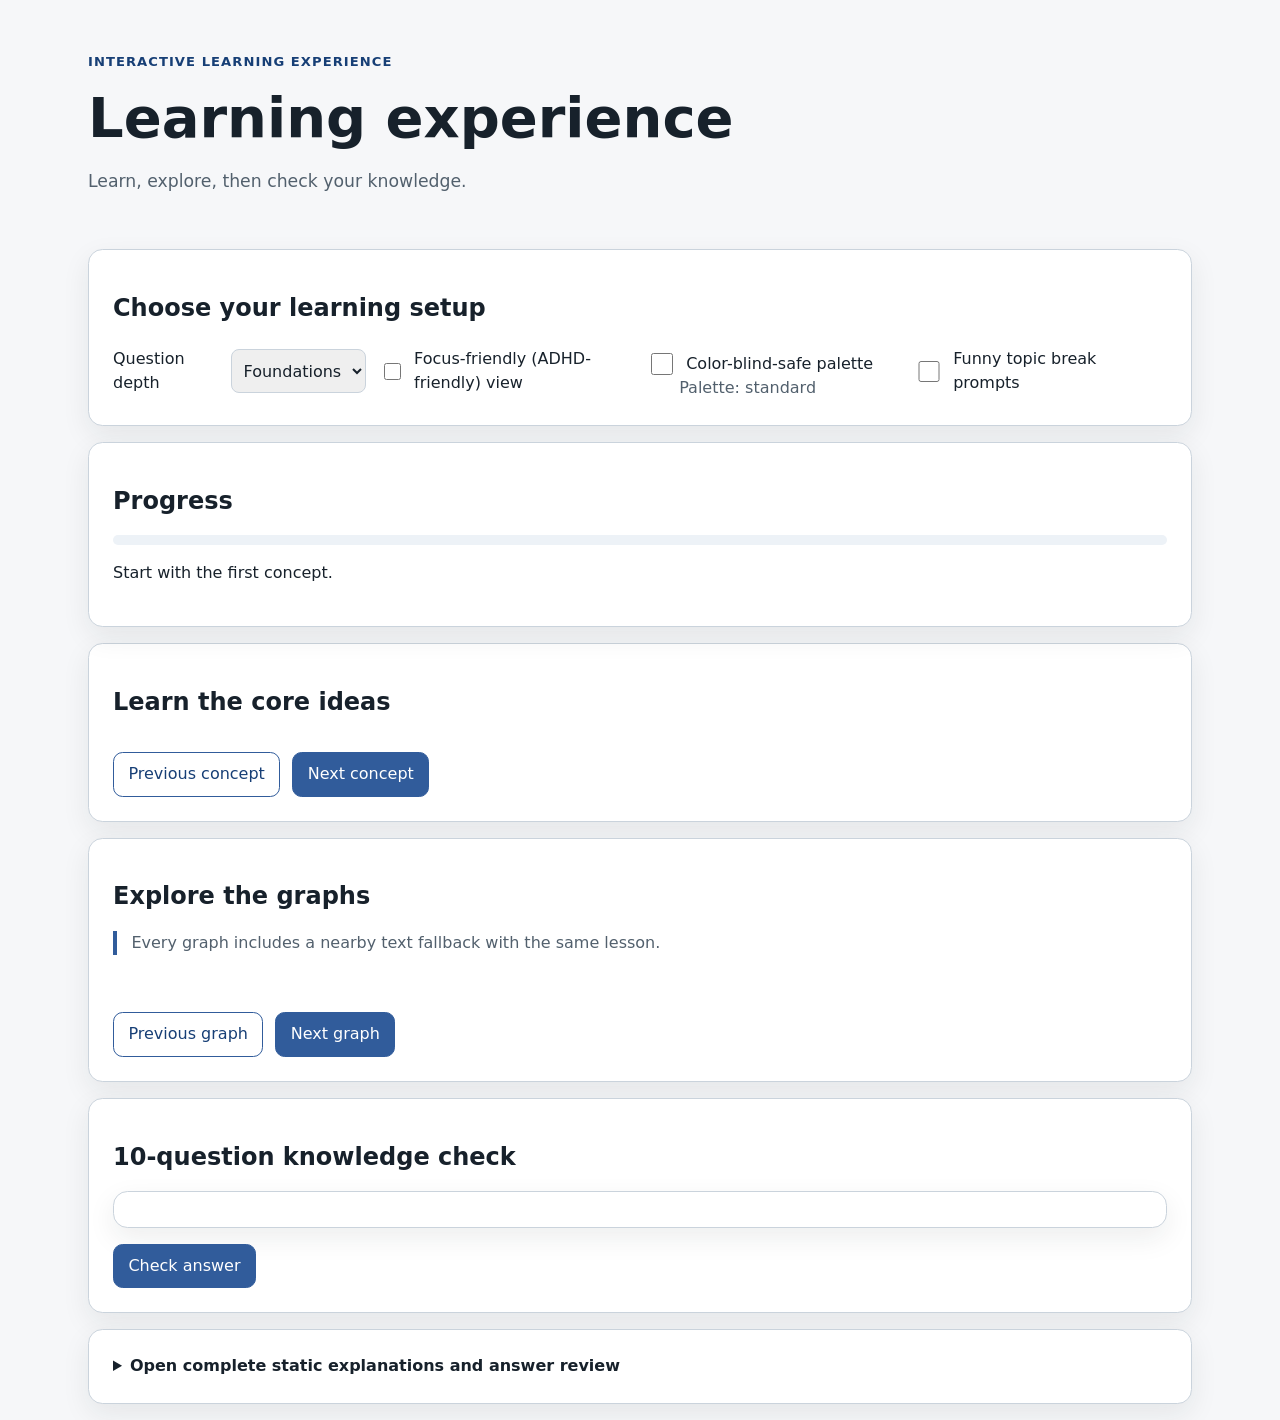
<file: .agents/skills/interactive-learning-experience-builder/assets/learning-experience-template.html>
<!doctype html>
<html lang="en" data-focus-friendly="false" data-color-blind="false">
<head>
  <meta charset="utf-8">
  <meta name="viewport" content="width=device-width, initial-scale=1">
  <title>Interactive learning experience</title>
  <style>
    :root {
      color-scheme: light;
      --background: #f6f7f9;
      --surface: #ffffff;
      --surface-soft: #edf2f7;
      --ink: #17212b;
      --muted: #52606d;
      --accent: #315c9b;
      --accent-strong: #173f76;
      --secondary: #c55a11;
      --success: #247a4d;
      --danger: #a33a3a;
      --border: #cad3dc;
      --focus: #111111;
      --graph-primary: #6d28d9;
      --graph-primary-strong: #4c1d95;
      --graph-secondary: #0f766e;
      --graph-secondary-strong: #115e59;
      --shadow: 0 10px 28px rgb(23 33 43 / 8%);
      font-family: system-ui, -apple-system, BlinkMacSystemFont, "Segoe UI", sans-serif;
    }

    :root[data-color-blind="true"] {
      --accent: #0072b2;
      --accent-strong: #00547f;
      --secondary: #d55e00;
      --success: #009e73;
      --danger: #cc79a7;
      --focus: #000000;
      --graph-primary: #0072b2;
      --graph-primary-strong: #00547f;
      --graph-secondary: #d55e00;
      --graph-secondary-strong: #9f4500;
    }

    * {
      box-sizing: border-box;
    }

    html {
      background: var(--background);
      color: var(--ink);
      line-height: 1.55;
      scroll-behavior: smooth;
      scroll-padding-top: calc(env(safe-area-inset-top, 0px) + 8rem);
    }

    body {
      margin: 0;
    }

    button,
    input,
    select,
    textarea {
      font: inherit;
    }

    button,
    select {
      min-height: 2.75rem;
    }

    button {
      border: 1px solid var(--accent);
      border-radius: 0.6rem;
      background: var(--accent);
      color: #ffffff;
      cursor: pointer;
      padding: 0.55rem 0.9rem;
    }

    button:hover {
      background: var(--accent-strong);
    }

    button.secondary {
      background: var(--surface);
      color: var(--accent-strong);
    }

    button:disabled {
      cursor: not-allowed;
      opacity: 0.55;
    }

    :focus-visible {
      outline: 3px solid var(--focus);
      outline-offset: 3px;
    }

    .skip-link {
      position: absolute;
      left: 0.75rem;
      top: -5rem;
      z-index: 10;
      background: var(--surface);
      color: var(--ink);
      padding: 0.65rem;
    }

    .skip-link:focus {
      top: 0.75rem;
    }

    .page-header,
    main,
    .page-footer {
      margin-inline: auto;
      max-width: 74rem;
      padding-inline: clamp(1rem, 4vw, 2.5rem);
    }

    .page-header {
      padding-block: 2.4rem 1.3rem;
    }

    .eyebrow {
      color: var(--accent-strong);
      font-size: 0.82rem;
      font-weight: 750;
      letter-spacing: 0.08em;
      text-transform: uppercase;
    }

    h1,
    h2,
    h3 {
      line-height: 1.18;
    }

    h1 {
      font-size: clamp(2rem, 5vw, 3.5rem);
      margin: 0.35rem 0 0.6rem;
    }

    .lede {
      color: var(--muted);
      font-size: 1.08rem;
      max-width: 68ch;
    }

    .settings,
    .panel,
    .concept-card,
    .visualization-card,
    .quiz-card,
    .static-reference {
      background: var(--surface);
      border: 1px solid var(--border);
      border-radius: 0.9rem;
      box-shadow: var(--shadow);
    }

    .settings,
    .panel,
    .static-reference {
      margin-block: 1rem;
      padding: clamp(1rem, 3vw, 1.5rem);
    }

    .settings-grid {
      display: grid;
      gap: 0.9rem;
      grid-template-columns: repeat(auto-fit, minmax(13rem, 1fr));
    }

    .setting {
      align-items: center;
      display: flex;
      gap: 0.65rem;
      min-height: 2.75rem;
    }

    .setting select {
      border: 1px solid var(--border);
      border-radius: 0.5rem;
      color: var(--ink);
      flex: 1;
      padding: 0.45rem;
    }

    .setting input[type="checkbox"] {
      height: 1.35rem;
      width: 1.35rem;
    }

    .setting-status {
      color: var(--muted);
      margin: -0.65rem 0 0 2rem;
    }

    textarea {
      border: 1px solid var(--border);
      border-radius: 0.55rem;
      min-height: 7rem;
      padding: 0.7rem;
      width: 100%;
    }

    .progress-track {
      background: var(--surface-soft);
      border-radius: 999px;
      height: 0.65rem;
      overflow: hidden;
    }

    .progress-value {
      background: var(--accent);
      height: 100%;
      transition: width 180ms ease;
      width: 0;
    }

    .progress-panel {
      background: var(--surface);
      border: 1px solid var(--border);
      box-shadow: var(--shadow);
      position: sticky;
      top: calc(env(safe-area-inset-top, 0px) + 0.75rem);
      z-index: 2;
    }

    .quiz-card,
    #quiz-feedback,
    #quiz-results {
      scroll-margin-top: calc(env(safe-area-inset-top, 0px) + 8rem);
    }

    .card-grid {
      display: grid;
      gap: 1rem;
      grid-template-columns: repeat(auto-fit, minmax(min(100%, 19rem), 1fr));
    }

    .concept-card,
    .visualization-card,
    .quiz-card {
      padding: 1.1rem;
    }

    .concept-card[hidden],
    .visualization-card[hidden] {
      display: none;
    }

    .mistakes {
      border-left: 0.3rem solid var(--secondary);
      padding-left: 1rem;
    }

    .button-row {
      display: flex;
      flex-wrap: wrap;
      gap: 0.75rem;
      margin-top: 1rem;
    }

    .chart-shell {
      background: var(--surface-soft);
      border-radius: 0.65rem;
      margin-block: 0.8rem;
      overflow-x: auto;
      padding: 0.65rem;
    }

    .chart-shell svg {
      display: block;
      height: auto;
      max-width: 100%;
    }

    .chart-label {
      fill: var(--ink);
      font-size: 12px;
    }

    .mark-primary {
      fill: var(--graph-primary);
      stroke: var(--graph-primary-strong);
      stroke-width: 2;
    }

    .mark-secondary {
      color: var(--graph-secondary);
      fill: url("#diagonal-hatch");
      stroke: var(--graph-secondary-strong);
      stroke-width: 3;
    }

    .mark-series-primary {
      fill: var(--graph-primary);
      stroke: var(--graph-primary-strong);
      stroke-width: 2;
    }

    .mark-series-secondary {
      color: var(--graph-secondary);
      fill: url("#diagonal-hatch");
      stroke: var(--graph-secondary-strong);
      stroke-width: 3;
    }

    .boundary-line,
    .zero-line {
      fill: none;
      stroke: var(--graph-secondary-strong);
      stroke-dasharray: 9 6;
      stroke-width: 3;
    }

    .residual-line {
      stroke: var(--graph-secondary-strong);
      stroke-width: 2;
    }

    .metric-bar {
      fill: var(--graph-primary);
      stroke: var(--graph-primary-strong);
      stroke-width: 2;
    }

    .confusion-cell rect {
      stroke-width: 3;
    }

    .confusion-cell text {
      fill: var(--ink);
      font-size: 16px;
      font-weight: 750;
    }

    .outcome-tn rect,
    .outcome-tp rect {
      fill: var(--graph-primary);
      fill-opacity: 0.22;
      stroke: var(--graph-primary-strong);
    }

    .outcome-fp,
    .outcome-fn {
      color: var(--graph-secondary);
    }

    .outcome-fp rect,
    .outcome-fn rect {
      fill: url("#diagonal-hatch");
      stroke: var(--graph-secondary-strong);
    }

    .coefficient-line {
      fill: none;
      stroke-width: 3;
    }

    .feature-label {
      fill: var(--ink);
      font-size: 11px;
      font-weight: 700;
    }

    .coefficient-legend {
      color: var(--muted);
      margin: 0.75rem 0 0;
    }

    .model-ridge {
      stroke: var(--graph-primary);
    }

    .model-lasso {
      stroke: var(--graph-secondary);
      stroke-dasharray: 8 5;
    }

    .coefficient-zero {
      color: var(--graph-secondary-strong);
      fill: var(--surface);
      stroke: currentColor;
      stroke-width: 3;
    }

    .visualization-table {
      border-collapse: collapse;
      margin-top: 0.75rem;
      width: 100%;
    }

    .visualization-table th,
    .visualization-table td {
      border-bottom: 1px solid var(--border);
      padding: 0.4rem 0.55rem;
      text-align: left;
    }

    .graph-fallback {
      border-left: 0.3rem solid var(--accent);
      color: var(--muted);
      margin-top: 0.8rem;
      padding-left: 0.9rem;
    }

    .break-prompt {
      background: #fff7df;
      border: 1px solid #e3b84e;
      border-radius: 0.7rem;
      color: #402d00;
      margin-block: 1rem;
      padding: 0.8rem 1rem;
    }

    .break-prompt[hidden] {
      display: none;
    }

    .quiz-options {
      border: 0;
      display: grid;
      gap: 0.6rem;
      margin: 0;
      padding: 0;
    }

    .quiz-option {
      align-items: flex-start;
      border: 1px solid var(--border);
      border-radius: 0.55rem;
      display: flex;
      gap: 0.65rem;
      padding: 0.7rem;
    }

    .feedback {
      border-left: 0.35rem solid var(--accent);
      margin-top: 1rem;
      padding-left: 0.9rem;
    }

    .feedback[data-correct="true"] {
      border-color: var(--success);
    }

    .feedback[data-correct="false"] {
      border-color: var(--danger);
    }

    .static-reference summary {
      cursor: pointer;
      font-weight: 750;
    }

    .static-reference-body {
      margin-top: 1rem;
    }

    .static-reference-body article {
      border-top: 1px solid var(--border);
      padding-block: 0.75rem;
    }

    .source-list {
      color: var(--muted);
      overflow-wrap: anywhere;
    }

    :root[data-focus-friendly="true"] .optional-detail,
    :root[data-focus-friendly="true"] .visualization-card:not([data-active="true"]) {
      display: none;
    }

    :root[data-focus-friendly="true"] .card-grid {
      display: block;
    }

    @media (max-width: 42rem) {
      .progress-panel {
        margin-block: 0.65rem;
        padding: 0.75rem 0.9rem;
      }

      .progress-panel h2,
      .progress-panel p {
        margin-block: 0.25rem;
      }

      .progress-track {
        height: 0.5rem;
      }

      .button-row button {
        flex: 1 1 9rem;
      }
    }

    @media (prefers-reduced-motion: reduce) {
      *,
      *::before,
      *::after {
        animation-duration: 0.01ms !important;
        animation-iteration-count: 1 !important;
        scroll-behavior: auto !important;
        transition-duration: 0.01ms !important;
      }
    }
  </style>
</head>
<body>
  <a class="skip-link" href="#main-content">Skip to learning content</a>
  <header class="page-header">
    <p class="eyebrow">Interactive learning experience</p>
    <h1 id="site-title">Learning experience</h1>
    <p class="lede" id="site-subtitle">Learn, explore, then check your knowledge.</p>
  </header>

  <main id="main-content">
    <section class="settings" aria-labelledby="settings-title">
      <h2 id="settings-title">Choose your learning setup</h2>
      <div class="settings-grid">
        <label class="setting">
          <span>Question depth</span>
          <select data-setting="difficulty">
            <option value="foundations">Foundations</option>
            <option value="applied">Applied</option>
            <option value="challenge">Challenge</option>
          </select>
        </label>
        <label class="setting">
          <input data-setting="focus" type="checkbox">
          <span>Focus-friendly (ADHD-friendly) view</span>
        </label>
        <div>
          <label class="setting">
            <input data-setting="color-blind" type="checkbox">
            <span>Color-blind-safe palette</span>
          </label>
          <p id="palette-status" class="setting-status" aria-live="polite">
            Palette: standard
          </p>
        </div>
        <label class="setting">
          <input data-setting="break-prompts" type="checkbox">
          <span>Funny topic break prompts</span>
        </label>
      </div>
    </section>

    <section class="panel progress-panel" aria-labelledby="progress-title">
      <h2 id="progress-title">Progress</h2>
      <div class="progress-track" role="progressbar" aria-valuemin="0" aria-valuemax="100"
           aria-valuenow="0" aria-label="Learning experience progress">
        <div class="progress-value"></div>
      </div>
      <p id="progress-text">Start with the first concept.</p>
    </section>

    <section class="panel" aria-labelledby="learn-title">
      <h2 id="learn-title">Learn the core ideas</h2>
      <div id="concept-list" class="card-grid"></div>
      <div class="button-row">
        <button class="secondary" id="previous-concept" type="button">Previous concept</button>
        <button id="next-concept" type="button">Next concept</button>
      </div>
    </section>

    <aside id="break-prompt" class="break-prompt" aria-live="polite" hidden></aside>

    <section class="panel" aria-labelledby="explore-title">
      <h2 id="explore-title">Explore the graphs</h2>
      <p class="graph-fallback">Every graph includes a nearby text fallback with the same lesson.</p>
      <svg width="0" height="0" aria-hidden="true" focusable="false">
        <defs>
          <pattern id="diagonal-hatch" width="8" height="8" patternUnits="userSpaceOnUse">
            <path d="M-2,2 L2,-2 M0,8 L8,0 M6,10 L10,6" stroke="currentColor"
                  stroke-width="2"></path>
          </pattern>
        </defs>
      </svg>
      <div id="visualization-list" class="card-grid" data-shape="circle"></div>
      <div class="button-row">
        <button class="secondary" id="previous-visualization" type="button">
          Previous graph
        </button>
        <button id="next-visualization" type="button">Next graph</button>
      </div>
    </section>

    <section class="panel" aria-labelledby="quiz-title">
      <h2 id="quiz-title">10-question knowledge check</h2>
      <div id="quiz-card" class="quiz-card"></div>
      <div id="quiz-feedback" class="feedback" aria-live="polite" hidden></div>
      <div id="quiz-results" aria-live="polite" tabindex="-1" hidden></div>
      <div class="button-row">
        <button id="submit-answer" type="button">Check answer</button>
        <button id="next-question" type="button" hidden>Next question</button>
        <button id="retry-quiz" class="secondary" type="button" hidden>Retry quiz</button>
      </div>
    </section>

    <section id="static-content" class="static-reference">
      <details>
        <summary>Open complete static explanations and answer review</summary>
        __STATIC_CONTENT__
      </details>
    </section>

    <noscript>
      <section class="panel" aria-label="JavaScript unavailable">
        <p>Interactive controls are unavailable, but complete explanations, graph fallbacks,
          questions, answers, and feedback remain in the static reference above.</p>
      </section>
    </noscript>
  </main>

  <footer class="page-footer">
    <p class="source-list" id="source-list"></p>
  </footer>

  <script>
__QUIZ_STATE_MACHINE__
  </script>
  <script>const CONTENT = __CONTENT_JSON__;</script>
  <script>__VISUALIZATION_MODELS__</script>
  <script>
    "use strict";

    const safeStorage = {
      get(key) {
        try {
          return window.localStorage.getItem(key);
        } catch (_error) {
          return null;
        }
      },
      set(key, value) {
        try {
          window.localStorage.setItem(key, value);
        } catch (_error) {
          return false;
        }
        return true;
      },
    };

    const storageKey = `learning-experience:${CONTENT.meta.experience_id}`;
    const savedSettings = (() => {
      const raw = safeStorage.get(storageKey);
      if (!raw) return {};
      try {
        const parsed = JSON.parse(raw);
        return parsed && typeof parsed === "object" && !Array.isArray(parsed) ? parsed : {};
      } catch (_error) {
        return {};
      }
    })();

    const validDifficulties = new Set(["foundations", "applied", "challenge"]);
    const savedBoolean = (value, fallback) =>
      typeof value === "boolean" ? value : fallback;

    const state = {
      difficulty: validDifficulties.has(savedSettings.difficulty)
        ? savedSettings.difficulty
        : CONTENT.defaults.difficulty,
      focus: savedBoolean(savedSettings.focus, CONTENT.defaults.focus_mode),
      colorBlind: savedBoolean(savedSettings.colorBlind, CONTENT.defaults.color_blind),
      breakPrompts: savedBoolean(savedSettings.breakPrompts, CONTENT.defaults.break_prompts),
      conceptIndex: 0,
      visualizationIndex: 0,
      visualizationControlValues: {},
      quiz: null,
    };

    const byId = (id) => document.getElementById(id);
    const escapeHtml = (value) => String(value)
      .replaceAll("&", "&amp;")
      .replaceAll("<", "&lt;")
      .replaceAll(">", "&gt;")
      .replaceAll('"', "&quot;")
      .replaceAll("'", "&#039;");

    function learnerSettings() {
      return {
        difficulty: state.difficulty,
        focus: state.focus,
        colorBlind: state.colorBlind,
        breakPrompts: state.breakPrompts,
      };
    }

    function saveSettings() {
      const settings = learnerSettings();
      if (state.quiz) {
        state.quiz = LearningExperienceQuiz.withSettings(state.quiz, settings);
      }
      safeStorage.set(storageKey, JSON.stringify(settings));
    }

    function updateProgress() {
      const conceptPart = CONTENT.concepts.length
        ? (state.conceptIndex + 1) / CONTENT.concepts.length
        : 1;
      const completedQuestions = state.quiz
        ? LearningExperienceQuiz.completedCount(state.quiz)
        : 0;
      const quizPart = completedQuestions / 10;
      const percentage = Math.round(((conceptPart + quizPart) / 2) * 100);
      const progress = document.querySelector('[role="progressbar"]');
      progress.setAttribute("aria-valuenow", String(percentage));
      document.querySelector(".progress-value").style.width = `${percentage}%`;
      byId("progress-text").textContent =
        `Concept ${state.conceptIndex + 1} of ${CONTENT.concepts.length}; ` +
        `quiz ${completedQuestions} of 10 answered.`;
    }

    function showBreakPrompt(index) {
      const prompt = byId("break-prompt");
      if (!state.breakPrompts || CONTENT.break_prompts.length === 0) {
        prompt.hidden = true;
        return;
      }
      prompt.textContent = CONTENT.break_prompts[index % CONTENT.break_prompts.length];
      prompt.hidden = false;
    }

    function applySettings() {
      document.documentElement.dataset.focusFriendly = String(state.focus);
      document.documentElement.dataset.colorBlind = String(state.colorBlind);
      document.querySelector('[data-setting="difficulty"]').value = state.difficulty;
      document.querySelector('[data-setting="focus"]').checked = state.focus;
      document.querySelector('[data-setting="color-blind"]').checked = state.colorBlind;
      document.querySelector('[data-setting="break-prompts"]').checked = state.breakPrompts;
      byId("palette-status").textContent = state.colorBlind
        ? "Palette: color-blind-safe"
        : "Palette: standard";
      if (!state.breakPrompts) byId("break-prompt").hidden = true;
      saveSettings();
      renderConcepts();
      renderVisualizations();
    }

    function renderConcepts() {
      const container = byId("concept-list");
      container.innerHTML = CONTENT.concepts.map((concept, index) => {
        const hidden = state.focus && index !== state.conceptIndex ? " hidden" : "";
        const mistakes = concept.common_mistakes
          .map((mistake) => `<li>${escapeHtml(mistake)}</li>`).join("");
        return `<article class="concept-card"${hidden}>
          <p class="eyebrow">Concept ${index + 1}</p>
          <h3>${escapeHtml(concept.title)}</h3>
          <p>${escapeHtml(concept.explanation)}</p>
          <p><strong>How to read it:</strong> ${escapeHtml(concept.interpretation)}</p>
          <div class="mistakes optional-detail">
            <strong>Common mistake</strong><ul>${mistakes}</ul>
          </div>
        </article>`;
      }).join("");
      byId("previous-concept").disabled = state.conceptIndex === 0;
      byId("next-concept").disabled = state.conceptIndex >= CONTENT.concepts.length - 1;
      updateProgress();
    }

    function numericData(visualization) {
      return Array.isArray(visualization.data)
        ? visualization.data.map(Number).filter(Number.isFinite)
        : [];
    }

    function renderHistogram(visualization, target, summary, bins) {
      const values = numericData(visualization);
      const min = Math.min(...values);
      const max = Math.max(...values);
      const width = max === min ? 1 : (max - min) / bins;
      const counts = Array.from({ length: bins }, () => 0);
      values.forEach((value) => {
        const index = Math.min(bins - 1, Math.floor((value - min) / width));
        counts[index] += 1;
      });
      const peak = Math.max(1, ...counts);
      target.innerHTML = `<svg viewBox="0 0 520 240" role="img"
        aria-label="${escapeHtml(visualization.title)} histogram">
        ${counts.map((count, index) => {
          const height = (count / peak) * 160;
          const x = 45 + index * (420 / bins);
          return `<g><rect class="mark-primary" data-shape="bar" x="${x}" y="${190 - height}"
            width="${Math.max(8, 380 / bins)}" height="${height}"></rect>
          <text class="chart-label" x="${x}" y="214">${count}</text></g>`;
        }).join("")}
      </svg>`;
      summary.textContent =
        `${bins} bins. Counts from left to right: ${counts.join(", ")}.`;
    }

    function quantile(values, fraction) {
      if (!values.length) return 0;
      const sorted = [...values].sort((a, b) => a - b);
      const position = (sorted.length - 1) * fraction;
      const lower = Math.floor(position);
      const upper = Math.ceil(position);
      const weight = position - lower;
      return sorted[lower] * (1 - weight) + sorted[upper] * weight;
    }

    function renderBoxplot(visualization, target, summary, multiplier) {
      const values = numericData(visualization);
      const min = Math.min(...values);
      const max = Math.max(...values);
      const q1 = quantile(values, 0.25);
      const median = quantile(values, 0.5);
      const q3 = quantile(values, 0.75);
      const iqr = q3 - q1;
      const lowerFence = q1 - multiplier * iqr;
      const upperFence = q3 + multiplier * iqr;
      const inliers = values.filter((value) => value >= lowerFence && value <= upperFence);
      const whiskerMin = Math.min(...inliers);
      const whiskerMax = Math.max(...inliers);
      const outliers = values.filter((value) => value < lowerFence || value > upperFence);
      const scale = (value) => 50 + ((value - min) / Math.max(1, max - min)) * 420;
      target.innerHTML = `<svg viewBox="0 0 520 180" role="img"
        aria-label="${escapeHtml(visualization.title)} box plot">
        <line x1="${scale(whiskerMin)}" y1="90" x2="${scale(whiskerMax)}" y2="90"
          stroke="currentColor" stroke-width="3"></line>
        <rect class="mark-secondary" data-shape="box" x="${scale(q1)}" y="55"
          width="${Math.max(2, scale(q3) - scale(q1))}" height="70"></rect>
        <line x1="${scale(median)}" y1="50" x2="${scale(median)}" y2="130"
          stroke="currentColor" stroke-width="5"></line>
        ${outliers.map((value) => `<circle class="mark-primary" data-shape="outlier"
          cx="${scale(value)}" cy="90" r="6"><title>Outlier ${value}</title></circle>`).join("")}
        <text class="chart-label" x="50" y="155">min ${min}</text>
        <text class="chart-label" x="205" y="155">median ${median.toFixed(1)}</text>
        <text class="chart-label" x="420" y="155">max ${max}</text>
      </svg>`;
      summary.textContent =
        `Median ${median.toFixed(1)}; IQR ${iqr.toFixed(1)}; ` +
        `${outliers.length} values beyond ${multiplier} × IQR.`;
    }

    function renderScatter(visualization, target, summary, showTrend) {
      const points = Array.isArray(visualization.data) ? visualization.data : [];
      const xs = points.map((point) => Number(point.x)).filter(Number.isFinite);
      const ys = points.map((point) => Number(point.y)).filter(Number.isFinite);
      const minX = Math.min(...xs);
      const maxX = Math.max(...xs);
      const minY = Math.min(...ys);
      const maxY = Math.max(...ys);
      const xScale = (value) => 45 + ((value - minX) / Math.max(1, maxX - minX)) * 430;
      const yScale = (value) => 195 - ((value - minY) / Math.max(1, maxY - minY)) * 155;
      const meanX = xs.reduce((sum, value) => sum + value, 0) / xs.length;
      const meanY = ys.reduce((sum, value) => sum + value, 0) / ys.length;
      const numerator = points.reduce(
        (sum, point) => sum + (Number(point.x) - meanX) * (Number(point.y) - meanY),
        0,
      );
      const denominator = xs.reduce((sum, value) => sum + (value - meanX) ** 2, 0);
      const slope = denominator === 0 ? 0 : numerator / denominator;
      const intercept = meanY - slope * meanX;
      const trend = showTrend
        ? `<line x1="${xScale(minX)}" y1="${yScale(intercept + slope * minX)}"
          x2="${xScale(maxX)}" y2="${yScale(intercept + slope * maxX)}"
          stroke="currentColor" stroke-width="3" stroke-dasharray="8 6"></line>`
        : "";
      target.innerHTML = `<svg viewBox="0 0 520 240" role="img"
        aria-label="${escapeHtml(visualization.title)} scatter plot">
        ${trend}
        ${points.map((point, index) => {
          const shape = index % 2 === 0 ? "circle" : "square";
          if (shape === "circle") {
            return `<circle class="mark-primary" data-shape="circle"
              cx="${xScale(Number(point.x))}" cy="${yScale(Number(point.y))}" r="7">
              <title>x ${escapeHtml(point.x)}, y ${escapeHtml(point.y)}</title></circle>`;
          }
          return `<rect class="mark-secondary" data-shape="square"
            x="${xScale(Number(point.x)) - 7}" y="${yScale(Number(point.y)) - 7}"
            width="14" height="14"><title>x ${escapeHtml(point.x)},
            y ${escapeHtml(point.y)}</title></rect>`;
        }).join("")}
        <text class="chart-label" x="220" y="228">x value</text>
        <text class="chart-label" x="8" y="30">y value</text>
      </svg>`;
      const direction = slope > 0 ? "positive" : slope < 0 ? "negative" : "flat";
      summary.textContent =
        `${points.length} points; ${direction} linear trend. ` +
        `${showTrend ? "Dashed trend line shown." : "Trend line hidden."}`;
    }

    function renderMissingness(visualization, target, summary, sortMode) {
      const sourceRows = Array.isArray(visualization.data) ? visualization.data : [];
      const rows = sortMode === "descending"
        ? [...sourceRows].sort(
          (left, right) =>
            Number(right.missing) / Number(right.total) -
            Number(left.missing) / Number(left.total),
        )
        : sourceRows;
      target.innerHTML = `<svg viewBox="0 0 520 260" role="img"
        aria-label="${escapeHtml(visualization.title)} missing-data chart">
        ${rows.map((row, index) => {
          const ratio = Number(row.total) ? Number(row.missing) / Number(row.total) : 0;
          const width = Math.max(0, ratio * 330);
          return `<g><text class="chart-label" x="12" y="${42 + index * 48}">
            ${escapeHtml(row.label)}</text>
            <rect class="mark-secondary" data-shape="bar" x="145" y="${24 + index * 48}"
              width="${width}" height="24"></rect>
            <text class="chart-label" x="${155 + width}" y="${42 + index * 48}">
              ${Math.round(ratio * 100)}% (${escapeHtml(row.missing)}/${escapeHtml(row.total)})
            </text></g>`;
        }).join("")}
      </svg>`;
      summary.textContent = rows.map((row) =>
        `${row.label}: ${Math.round((Number(row.missing) / Number(row.total)) * 100)}% missing`
      ).join("; ");
    }

    function renderBinaryThreshold(visualization, target, summary, threshold) {
      const result = LearningVisualizationModels.thresholdSummary(
        visualization.data,
        threshold,
      );
      const formatMetric = (value) => value === null ? "not defined" : value.toFixed(2);
      const positive = escapeHtml(String(visualization.labels.positive));
      const negative = escapeHtml(String(visualization.labels.negative));
      target.innerHTML = `<div class="threshold-layout">
        <svg viewBox="0 0 520 250" role="img"
          aria-label="${escapeHtml(visualization.title)} confusion matrix">
          <text class="chart-label" x="240" y="24">Predicted ${negative}</text>
          <text class="chart-label" x="385" y="24">Predicted ${positive}</text>
          <text class="chart-label" x="12" y="95">Actual ${negative}</text>
          <text class="chart-label" x="12" y="190">Actual ${positive}</text>
          <g class="confusion-cell outcome-tn">
            <rect x="190" y="45" width="135" height="80"></rect>
            <text x="245" y="88">TN ${result.tn}</text>
          </g>
          <g class="confusion-cell outcome-fp">
            <rect x="335" y="45" width="135" height="80"></rect>
            <text x="390" y="88">FP ${result.fp}</text>
          </g>
          <g class="confusion-cell outcome-fn">
            <rect x="190" y="140" width="135" height="80"></rect>
            <text x="245" y="183">FN ${result.fn}</text>
          </g>
          <g class="confusion-cell outcome-tp">
            <rect x="335" y="140" width="135" height="80"></rect>
            <text x="390" y="183">TP ${result.tp}</text>
          </g>
        </svg>
      </div>`;
      summary.textContent =
        `Threshold ${threshold.toFixed(2)}. TP ${result.tp}, FP ${result.fp}, ` +
        `TN ${result.tn}, FN ${result.fn}. Precision ${formatMetric(result.precision)}; ` +
        `recall ${formatMetric(result.recall)}.`;
    }

    function renderLabeledScatter(visualization, target, summary, boundaryId) {
      const points = visualization.data;
      const boundaries = visualization.controls.boundaries;
      const boundary = boundaries.find((candidate) => candidate.id === boundaryId)
        || boundaries.find((candidate) => candidate.id === visualization.controls.initial)
        || boundaries[0];
      const positiveSeries = String(visualization.labels.positive_series);
      const result = LearningVisualizationModels.boundarySummary(
        points,
        boundary,
        positiveSeries,
      );
      const styles = LearningVisualizationModels.seriesStyles(
        points.map((point) => point.series),
      );
      const xs = points.map((point) => Number(point.x));
      const ys = points.map((point) => Number(point.y));
      const minX = Math.min(...xs);
      const maxX = Math.max(...xs);
      const boundaryYs = [
        Number(boundary.slope) * minX + Number(boundary.intercept),
        Number(boundary.slope) * maxX + Number(boundary.intercept),
      ];
      const minY = Math.min(...ys, ...boundaryYs);
      const maxY = Math.max(...ys, ...boundaryYs);
      const xScale = (value) => 65 + ((value - minX) / Math.max(1, maxX - minX)) * 410;
      const yScale = (value) => 220 - ((value - minY) / Math.max(1, maxY - minY)) * 175;
      const pointMark = (point) => {
        const series = String(point.series);
        const style = styles[series];
        const seriesLabel = visualization.labels.series[series];
        const predictedLabel = visualization.labels.series[point.predictedSeries];
        const title = `True series ${seriesLabel}: ${visualization.labels.x_axis} ${point.x}, ` +
          `${visualization.labels.y_axis} ${point.y}; predicted as ${predictedLabel}`;
        if (style.shape === "square") {
          return `<rect class="mark-series-${style.colorRole}" data-shape="${style.shape}"
            x="${xScale(Number(point.x)) - 7}" y="${yScale(Number(point.y)) - 7}"
            width="14" height="14"><title>${escapeHtml(title)}</title></rect>`;
        }
        return `<circle class="mark-series-${style.colorRole}" data-shape="${style.shape}"
          cx="${xScale(Number(point.x))}" cy="${yScale(Number(point.y))}" r="7">
          <title>${escapeHtml(title)}</title></circle>`;
      };
      target.innerHTML = `<svg viewBox="0 0 520 270" role="img"
        aria-label="${escapeHtml(visualization.title)} labeled scatter plot">
        <line x1="65" y1="220" x2="475" y2="220" stroke="currentColor"></line>
        <line x1="65" y1="45" x2="65" y2="220" stroke="currentColor"></line>
        <line class="boundary-line" x1="${xScale(minX)}" y1="${yScale(boundaryYs[0])}"
          x2="${xScale(maxX)}" y2="${yScale(boundaryYs[1])}">
          <title>${escapeHtml(boundary.label)}</title>
        </line>
        ${result.points.map(pointMark).join("")}
        <text class="chart-label" x="210" y="255">
          ${escapeHtml(visualization.labels.x_axis)}
        </text>
        <text class="chart-label" x="8" y="28">
          ${escapeHtml(visualization.labels.y_axis)}
        </text>
      </svg>`;
      summary.textContent =
        `${boundary.label}. ${result.correct} of ${result.points.length} illustrative ` +
        `points are on the expected side; ${result.incorrect} are not.`;
    }

    function renderResidualDiagnostics(visualization, target, summary, scenarioId) {
      const scenarios = visualization.data.scenarios;
      const scenario = scenarios.find((candidate) => candidate.id === scenarioId)
        || scenarios.find((candidate) => candidate.id === visualization.controls.initial)
        || scenarios[0];
      const points = LearningVisualizationModels.residualPoints(scenario);
      const xs = points.map((point) => Number(point.x));
      const targets = points.flatMap((point) => [
        Number(point.observed),
        Number(point.predicted),
      ]);
      const residuals = points.map((point) => point.residual);
      const minX = Math.min(...xs);
      const maxX = Math.max(...xs);
      const minTarget = Math.min(...targets);
      const maxTarget = Math.max(...targets);
      const maxAbsResidual = Math.max(1, ...residuals.map(Math.abs));
      const xScale = (value) => 65 + ((value - minX) / Math.max(1, maxX - minX)) * 410;
      const targetScale = (value) =>
        185 - ((value - minTarget) / Math.max(1, maxTarget - minTarget)) * 140;
      const fittedMin = Math.min(...points.map((point) => point.fitted));
      const fittedMax = Math.max(...points.map((point) => point.fitted));
      const fittedScale = (value) =>
        65 + ((value - fittedMin) / Math.max(1, fittedMax - fittedMin)) * 410;
      const residualScale = (value) => 115 - (value / maxAbsResidual) * 70;
      target.innerHTML = `<svg viewBox="0 0 520 220" role="img"
          aria-label="${escapeHtml(visualization.title)} observed and predicted panel">
          ${points.map((point) => `<g>
            <line class="residual-line" x1="${xScale(Number(point.x))}"
              y1="${targetScale(Number(point.observed))}"
              x2="${xScale(Number(point.x))}" y2="${targetScale(point.fitted)}"></line>
            <circle class="mark-series-primary" data-shape="circle"
              cx="${xScale(Number(point.x))}" cy="${targetScale(Number(point.observed))}" r="6">
              <title>Observed ${escapeHtml(point.observed)} at
                ${escapeHtml(visualization.labels.x_axis)} ${escapeHtml(point.x)}</title>
            </circle>
            <rect class="mark-series-secondary" data-shape="square"
              x="${xScale(Number(point.x)) - 5}" y="${targetScale(point.fitted) - 5}"
              width="10" height="10">
              <title>Predicted ${escapeHtml(point.predicted)} at
                ${escapeHtml(visualization.labels.x_axis)} ${escapeHtml(point.x)}</title>
            </rect>
          </g>`).join("")}
          <text class="chart-label" x="205" y="212">
            ${escapeHtml(visualization.labels.x_axis)}
          </text>
          <text class="chart-label" x="8" y="26">
            ${escapeHtml(visualization.labels.target_axis)}
          </text>
        </svg>
        <svg viewBox="0 0 520 220" role="img"
          aria-label="${escapeHtml(visualization.title)} residual against fitted panel">
          <line class="zero-line" x1="65" y1="${residualScale(0)}"
            x2="475" y2="${residualScale(0)}"></line>
          <text class="chart-label" x="70" y="${residualScale(0) - 8}">Positive residual</text>
          <text class="chart-label" x="70" y="${residualScale(0) + 18}">Negative residual</text>
          <text class="chart-label" x="425" y="${residualScale(0) - 8}">Zero residual</text>
          ${points.map((point) => `<circle class="mark-series-primary" data-shape="circle"
            cx="${fittedScale(point.fitted)}" cy="${residualScale(point.residual)}" r="6">
            <title>Fitted ${point.fitted.toFixed(2)}, residual
              ${point.residual.toFixed(2)}</title>
          </circle>`).join("")}
          <text class="chart-label" x="220" y="212">Fitted value</text>
          <text class="chart-label" x="8" y="26">
            ${escapeHtml(visualization.labels.residual_axis)}
          </text>
        </svg>`;
      summary.textContent =
        `${scenario.label}. Illustrative residuals range from ` +
        `${Math.min(...residuals).toFixed(2)} to ${Math.max(...residuals).toFixed(2)}.`;
    }

    function coefficientFeatureStyle(featureIndex) {
      const styles = [
        { dashArray: "", marker: "●" },
        { dashArray: "10 4", marker: "■" },
        { dashArray: "2 4", marker: "▲" },
        { dashArray: "14 3 2 3", marker: "◆" },
      ];
      return styles[featureIndex % styles.length];
    }

    function renderCoefficientPath(visualization, target, summary, selectedIndex) {
      const data = visualization.data;
      const index = Math.max(
        0,
        Math.min(data.penalties.length - 1, Number(selectedIndex)),
      );
      const snapshot = LearningVisualizationModels.coefficientSnapshot(data, index);
      const allValues = data.series.flatMap((series) => [...series.ridge, ...series.lasso])
        .map(Number);
      const maxAbs = Math.max(1, ...allValues.map(Math.abs));
      const xScale = (step) =>
        65 + (step / Math.max(1, data.penalties.length - 1)) * 410;
      const yScale = (value) => 120 - (Number(value) / maxAbs) * 85;
      const paths = data.series.flatMap((series, featureIndex) =>
        ["ridge", "lasso"].map((model) => {
          const values = series[model];
          const featureStyle = coefficientFeatureStyle(featureIndex);
          const points = values.map(
            (value, step) => `${xScale(step)},${yScale(value)}`,
          ).join(" ");
          const label = model === "ridge"
            ? `<text class="feature-label" x="${xScale(data.penalties.length - 1) - 4}"
                y="${yScale(values[values.length - 1]) - 7}" text-anchor="end">
                ${featureStyle.marker} ${escapeHtml(series.feature)}</text>`
            : "";
          return `<polyline class="coefficient-line model-${model}" data-feature-pattern="${featureIndex}"
            stroke-dasharray="${featureStyle.dashArray}" points="${points}">
            <title>${escapeHtml(series.feature)} ${model} coefficient path; feature cue ${featureStyle.marker}</title>
            </polyline>${label}`;
        }),
      ).join("");
      const markers = snapshot.rows.map((row) => {
        const x = xScale(index);
        const ridgeY = yScale(row.ridge);
        const lassoY = yScale(row.lasso);
        const zeroMark = row.lassoIsZero
          ? `<g class="coefficient-zero" data-shape="zero">
              <circle cx="${x}" cy="${lassoY}" r="9"></circle>
              <path d="M${x - 5},${lassoY - 5} L${x + 5},${lassoY + 5}
                M${x + 5},${lassoY - 5} L${x - 5},${lassoY + 5}"></path>
              <title>${escapeHtml(row.feature)} Lasso is exactly zero</title>
            </g>`
          : `<rect class="mark-series-secondary" data-shape="square"
              x="${x - 6}" y="${lassoY - 6}" width="12" height="12">
              <title>${escapeHtml(row.feature)} Lasso ${row.lasso}</title>
            </rect>`;
        return `<circle class="mark-series-primary" data-shape="circle"
            cx="${x}" cy="${ridgeY}" r="6">
            <title>${escapeHtml(row.feature)} Ridge ${row.ridge}</title>
          </circle>${zeroMark}`;
      }).join("");
      target.innerHTML = `<svg viewBox="0 0 520 240" role="img"
          aria-label="${escapeHtml(visualization.title)} coefficient path chart">
          <line class="zero-line" x1="65" y1="${yScale(0)}"
            x2="475" y2="${yScale(0)}"></line>
          ${paths}
          ${markers}
          <text class="chart-label" x="195" y="228">Penalty strength</text>
          <text class="chart-label" x="8" y="24">Coefficient</text>
        </svg>
        <p class="coefficient-legend">Feature cues: ${data.series.map((series, featureIndex) =>
          `${coefficientFeatureStyle(featureIndex).marker} ${escapeHtml(series.feature)}`
        ).join("; ")}. Ridge uses circles; Lasso uses squares or an exact-zero cross.</p>
        <table class="visualization-table">
          <caption>Coefficients at penalty ${snapshot.penalty}</caption>
          <thead><tr><th>Feature</th><th>Ridge</th><th>Lasso</th></tr></thead>
          <tbody>${snapshot.rows.map((row) => `<tr>
            <th scope="row">${escapeHtml(row.feature)}</th>
            <td>${row.ridge}</td>
            <td>${row.lasso}${row.lassoIsZero ? " (exact zero)" : ""}</td>
          </tr>`).join("")}</tbody>
        </table>`;
      summary.textContent =
        `Penalty ${snapshot.penalty}. ` +
        snapshot.rows.map((row) =>
          `${row.feature}: Ridge ${row.ridge}, Lasso ${row.lasso}`
        ).join("; ") + ".";
    }

    function renderErrorMetrics(visualization, target, summary, selectedIndex) {
      const adjustableErrors = visualization.data.adjustable_error;
      const index = Math.max(
        0,
        Math.min(adjustableErrors.length - 1, Number(selectedIndex)),
      );
      const adjustableError = Number(adjustableErrors[index]);
      const result = LearningVisualizationModels.errorMetricSummary(
        visualization.data.base_errors,
        adjustableError,
      );
      const maxAbsError = Math.max(1, ...result.errors.map((value) => Math.abs(value)));
      const errorScale = (value) => 260 + (Number(value) / maxAbsError) * 190;
      const metrics = [
        ["MAE", result.mae],
        ["MSE", result.mse],
        ["RMSE", result.rmse],
      ];
      const maxMetric = Math.max(1, ...metrics.map((metric) => metric[1]));
      target.innerHTML = `<svg viewBox="0 0 520 320" role="img"
        aria-label="${escapeHtml(visualization.title)} error and metric chart">
        <line class="zero-line" x1="${errorScale(0)}" y1="35"
          x2="${errorScale(0)}" y2="105"></line>
        ${visualization.data.base_errors.map((error, markIndex) =>
          `<circle class="mark-series-primary" data-shape="circle"
            cx="${errorScale(error)}" cy="${58 + (markIndex % 2) * 24}" r="6">
            <title>Base error ${escapeHtml(error)}</title>
          </circle>`
        ).join("")}
        <rect class="mark-series-secondary" data-shape="square"
          x="${errorScale(adjustableError) - 8}" y="62" width="16" height="16">
          <title>Adjustable error ${adjustableError}</title>
        </rect>
        <text class="chart-label" x="210" y="122">Prediction error</text>
        ${metrics.map(([label, value], metricIndex) => {
          const width = (value / maxMetric) * 330;
          const y = 160 + metricIndex * 48;
          return `<g><text class="chart-label" x="25" y="${y + 20}">${label}</text>
            <rect class="metric-bar" data-shape="bar" x="95" y="${y}"
              width="${width}" height="26">
              <title>${label} ${value.toFixed(2)}</title>
            </rect>
            <text class="chart-label" x="${105 + width}" y="${y + 20}">
              ${value.toFixed(2)}
            </text></g>`;
        }).join("")}
      </svg>`;
      const units = visualization.labels.units;
      summary.textContent =
        `Adjustable error ${adjustableError.toFixed(2)} ${units}. ` +
        `MAE ${result.mae.toFixed(2)} ${units}; MSE ${result.mse.toFixed(2)} ` +
        `${units} squared; RMSE ${result.rmse.toFixed(2)} ${units}.`;
    }

    function readVisualizationControlValue(control) {
      return control.type === "checkbox" ? control.checked : control.value;
    }

    function restoreVisualizationControlValue(visualization, control) {
      if (!Object.hasOwn(state.visualizationControlValues, visualization.id)) {
        state.visualizationControlValues[visualization.id] =
          readVisualizationControlValue(control);
        return;
      }
      const value = state.visualizationControlValues[visualization.id];
      if (control.type === "checkbox") {
        control.checked = Boolean(value);
      } else {
        control.value = String(value);
      }
    }

    function visualizationControl(visualization) {
      if (visualization.type === "binary-threshold") {
        const controls = visualization.controls;
        return `<label>Decision threshold
          <input type="range" min="${controls.minimum}" max="${controls.maximum}"
            step="${controls.step}" value="${controls.initial}"
            data-viz-control="${escapeHtml(visualization.id)}">
        </label>`;
      }
      if (visualization.type === "labeled-scatter") {
        const controls = visualization.controls;
        return `<label>Decision boundary
          <select data-viz-control="${escapeHtml(visualization.id)}">
            ${controls.boundaries.map((boundary) =>
              `<option value="${escapeHtml(boundary.id)}"
                ${boundary.id === controls.initial ? "selected" : ""}>
                ${escapeHtml(boundary.label)}
              </option>`
            ).join("")}
          </select>
        </label>`;
      }
      if (visualization.type === "residual-diagnostics") {
        return `<label>Residual scenario
          <select data-viz-control="${escapeHtml(visualization.id)}">
            ${visualization.data.scenarios.map((scenario) =>
              `<option value="${escapeHtml(scenario.id)}"
                ${scenario.id === visualization.controls.initial ? "selected" : ""}>
                ${escapeHtml(scenario.label)}
              </option>`
            ).join("")}
          </select>
        </label>`;
      }
      if (visualization.type === "coefficient-path") {
        const lastIndex = visualization.data.penalties.length - 1;
        return `<label>Penalty step
          <input type="range" min="0" max="${lastIndex}" step="1"
            value="${visualization.controls.initial_index}"
            data-viz-control="${escapeHtml(visualization.id)}">
        </label>`;
      }
      if (visualization.type === "error-metrics") {
        const lastIndex = visualization.data.adjustable_error.length - 1;
        return `<label>Adjustable error
          <input type="range" min="0" max="${lastIndex}" step="1"
            value="${visualization.controls.initial_index}"
            data-viz-control="${escapeHtml(visualization.id)}">
        </label>`;
      }
      if (visualization.type === "histogram") {
        const choices = visualization.controls?.bins || [4, 6, 8];
        return `<label>Number of bins
          <select data-viz-control="${escapeHtml(visualization.id)}">
            ${choices.map((value) => `<option value="${Number(value)}">${Number(value)}</option>`)
              .join("")}
          </select></label>`;
      }
      if (visualization.type === "boxplot") {
        return `<label>Outlier fence
          <select data-viz-control="${escapeHtml(visualization.id)}">
            <option value="1">1 × IQR</option>
            <option value="1.5" selected>1.5 × IQR</option>
            <option value="2">2 × IQR</option>
          </select></label>`;
      }
      if (visualization.type === "scatter") {
        return `<label class="setting"><input type="checkbox"
          data-viz-control="${escapeHtml(visualization.id)}">
          <span>Show dashed trend line</span></label>`;
      }
      return `<label>Order
        <select data-viz-control="${escapeHtml(visualization.id)}">
          <option value="source">Source order</option>
          <option value="descending">Most missing first</option>
        </select></label>`;
    }

    function renderOneVisualization(visualization) {
      const target = byId(`chart-${visualization.id}`);
      const summary = byId(`summary-${visualization.id}`);
      const control = document.querySelector(
        `[data-viz-control="${CSS.escape(visualization.id)}"]`,
      );
      if (visualization.type === "binary-threshold") {
        renderBinaryThreshold(visualization, target, summary, Number(control.value));
      } else if (visualization.type === "labeled-scatter") {
        renderLabeledScatter(visualization, target, summary, control.value);
      } else if (visualization.type === "residual-diagnostics") {
        renderResidualDiagnostics(visualization, target, summary, control.value);
      } else if (visualization.type === "coefficient-path") {
        renderCoefficientPath(visualization, target, summary, Number(control.value));
      } else if (visualization.type === "error-metrics") {
        renderErrorMetrics(visualization, target, summary, Number(control.value));
      } else if (visualization.type === "histogram") {
        renderHistogram(visualization, target, summary, Math.max(1, Number(control.value)));
      } else if (visualization.type === "boxplot") {
        renderBoxplot(visualization, target, summary, Number(control.value));
      } else if (visualization.type === "scatter") {
        renderScatter(visualization, target, summary, control.checked);
      } else {
        renderMissingness(visualization, target, summary, control.value);
      }
    }

    function renderVisualizations() {
      const container = byId("visualization-list");
      container.innerHTML = CONTENT.visualizations.map((visualization, index) =>
        `<article class="visualization-card" data-visualization="${escapeHtml(visualization.id)}"
          data-active="${index === state.visualizationIndex}"
          ${state.focus && index !== state.visualizationIndex ? "hidden" : ""}>
          <h3>${escapeHtml(visualization.title)}</h3>
          <p>${escapeHtml(visualization.explanation)}</p>
          ${visualizationControl(visualization)}
          <div class="chart-shell" id="chart-${escapeHtml(visualization.id)}"></div>
          <p class="chart-summary" id="summary-${escapeHtml(visualization.id)}"
            aria-live="polite"></p>
          <p class="graph-fallback"><strong>Text fallback:</strong>
            ${escapeHtml(visualization.fallback)}</p>
        </article>`
      ).join("");
      CONTENT.visualizations.forEach((visualization) => {
        const control = document.querySelector(
          `[data-viz-control="${CSS.escape(visualization.id)}"]`,
        );
        restoreVisualizationControlValue(visualization, control);
        const eventType = control.matches('input[type="range"]') ? "input" : "change";
        control.addEventListener(eventType, () => {
          state.visualizationControlValues[visualization.id] =
            readVisualizationControlValue(control);
          renderOneVisualization(visualization);
        });
        renderOneVisualization(visualization);
      });
      byId("previous-visualization").disabled = state.visualizationIndex === 0;
      byId("next-visualization").disabled =
        state.visualizationIndex >= CONTENT.visualizations.length - 1;
    }

    function currentQuestions() {
      return CONTENT.quizzes[state.difficulty];
    }

    function currentQuestionState() {
      return LearningExperienceQuiz.currentQuestionState(state.quiz);
    }

    function clearQuizFeedback() {
      const feedback = byId("quiz-feedback");
      feedback.textContent = "";
      feedback.hidden = true;
      delete feedback.dataset.correct;
    }

    function disableQuestionInputs() {
      byId("quiz-card").querySelectorAll("input, textarea").forEach((input) => {
        input.disabled = true;
      });
    }

    function renderQuiz(focusQuestion = false) {
      const questions = currentQuestions();
      const question = questions[state.quiz.quizIndex];
      const questionState = currentQuestionState();
      const inputType = question.type === "multiple-choice" ? "checkbox" : "radio";
      const options = question.options.map((option) =>
        `<label class="quiz-option">
          <input type="${inputType}" name="quiz-answer" value="${escapeHtml(option)}">
          <span>${escapeHtml(option)}</span>
        </label>`
      ).join("");
      const responseControl = question.type === "interpretation" && !question.options.length
        ? `<label for="interpretation-answer">Your interpretation</label>
          <textarea id="interpretation-answer"></textarea>`
        : `<fieldset class="quiz-options"><legend class="optional-detail">
          Choose ${question.type === "multiple-choice" ? "all correct answers" : "one answer"}
        </legend>${options}</fieldset>`;
      byId("quiz-card").setAttribute("tabindex", "-1");
      byId("quiz-card").innerHTML = `<p class="eyebrow">${escapeHtml(state.difficulty)}
        · question ${state.quiz.quizIndex + 1} of 10</p>
        <h3>${escapeHtml(question.prompt)}</h3>
        ${responseControl}`;
      clearQuizFeedback();
      byId("submit-answer").hidden = questionState.complete;
      byId("next-question").hidden = !LearningExperienceQuiz.canAdvance(state.quiz);
      if (questionState.complete) disableQuestionInputs();
      byId("quiz-card").querySelectorAll("input, textarea").forEach((input) => {
        input.addEventListener(input.tagName === "TEXTAREA" ? "input" : "change", () => {
          state.quiz = LearningExperienceQuiz.selectAnswer(state.quiz, selectedAnswer());
          if (!currentQuestionState().complete) clearQuizFeedback();
        });
      });
      updateProgress();
      if (focusQuestion) byId("quiz-card").focus();
    }

    function selectedAnswer() {
      const interpretation = byId("interpretation-answer");
      return interpretation
        ? [interpretation.value.trim()].filter(Boolean)
        : [...document.querySelectorAll('[name="quiz-answer"]:checked')]
          .map((input) => input.value);
    }

    function submitAnswer() {
      if (currentQuestionState().complete) return;
      const question = currentQuestions()[state.quiz.quizIndex];
      state.quiz = LearningExperienceQuiz.selectAnswer(state.quiz, selectedAnswer());
      state.quiz = LearningExperienceQuiz.submitAnswer(state.quiz, question);
      const feedback = state.quiz.feedback;
      if (feedback.missing) {
        byId("quiz-feedback").textContent = feedback.message;
        byId("quiz-feedback").dataset.correct = "false";
        byId("quiz-feedback").hidden = false;
        return;
      }
      const correct = feedback.correct;
      byId("quiz-feedback").innerHTML = `<strong>${correct ? "Correct." : "Not yet."}</strong>
        ${escapeHtml(feedback.message)}`;
      byId("quiz-feedback").dataset.correct = String(correct);
      byId("quiz-feedback").hidden = false;
      if (!correct) {
        byId("submit-answer").hidden = false;
        byId("next-question").hidden = true;
        return;
      }
      disableQuestionInputs();
      byId("submit-answer").hidden = true;
      byId("next-question").hidden = !LearningExperienceQuiz.canAdvance(state.quiz);
      byId("next-question").focus();
      byId("next-question").scrollIntoView({ block: "nearest" });
      if (state.quiz.quizIndex === 4) showBreakPrompt(1);
      updateProgress();
    }

    function showQuizResults() {
      const summary = LearningExperienceQuiz.summarize(state.quiz);
      byId("quiz-card").hidden = true;
      byId("quiz-feedback").hidden = true;
      byId("next-question").hidden = true;
      byId("submit-answer").hidden = true;
      byId("retry-quiz").hidden = false;
      byId("quiz-results").innerHTML = `<h3>Your result: ${summary.completed}/10</h3>
        <p>First try: ${summary.firstAttemptCorrect}/10</p>
        <p>Total attempts: ${summary.totalAttempts}</p>
        <ol>${state.quiz.responses.map((response) => `<li>
          <p><strong>${escapeHtml(response.prompt)}</strong></p>
          <p>Your answer: ${escapeHtml(response.selected.join(", "))}</p>
          <p>Correct answer: ${escapeHtml(
            Array.isArray(response.answer) ? response.answer.join(", ") : response.answer
          )}</p>
          <p>${escapeHtml(response.explanation)}</p>
        </li>`).join("")}</ol>`;
      byId("quiz-results").hidden = false;
      byId("quiz-results").focus?.();
      updateProgress();
    }

    function nextQuestion() {
      if (!LearningExperienceQuiz.canAdvance(state.quiz)) return;
      state.quiz = LearningExperienceQuiz.nextQuestion(state.quiz);
      if (state.quiz.showResults) {
        showQuizResults();
        return;
      }
      renderQuiz(true);
    }

    function retryQuiz() {
      state.quiz = LearningExperienceQuiz.retryQuiz(state.quiz);
      byId("quiz-card").hidden = false;
      byId("quiz-results").hidden = true;
      byId("retry-quiz").hidden = true;
      clearQuizFeedback();
      byId("submit-answer").hidden = false;
      byId("next-question").hidden = true;
      renderQuiz(true);
    }

    document.querySelector('[data-setting="difficulty"]').addEventListener("change", (event) => {
      if (state.quiz.questionStates.some((questionState) => questionState.attempts) &&
          !confirm("Changing depth resets your current quiz. Continue?")) {
        event.target.value = state.difficulty;
        return;
      }
      state.difficulty = event.target.value;
      retryQuiz();
      saveSettings();
    });
    document.querySelector('[data-setting="focus"]').addEventListener("change", (event) => {
      state.focus = event.target.checked;
      applySettings();
    });
    document.querySelector('[data-setting="color-blind"]').addEventListener("change", (event) => {
      state.colorBlind = event.target.checked;
      applySettings();
    });
    document.querySelector('[data-setting="break-prompts"]').addEventListener("change", (event) => {
      state.breakPrompts = event.target.checked;
      applySettings();
      if (state.breakPrompts) showBreakPrompt(0);
    });

    byId("previous-concept").addEventListener("click", () => {
      state.conceptIndex = Math.max(0, state.conceptIndex - 1);
      renderConcepts();
    });
    byId("next-concept").addEventListener("click", () => {
      state.conceptIndex = Math.min(CONTENT.concepts.length - 1, state.conceptIndex + 1);
      if (state.conceptIndex === 1) showBreakPrompt(0);
      renderConcepts();
      if (state.focus) {
        const active = document.querySelector(".concept-card:not([hidden])");
        if (document.activeElement !== active) active?.scrollIntoView({ block: "nearest" });
      }
    });
    byId("previous-visualization").addEventListener("click", () => {
      state.visualizationIndex = Math.max(0, state.visualizationIndex - 1);
      renderVisualizations();
    });
    byId("next-visualization").addEventListener("click", () => {
      state.visualizationIndex = Math.min(
        CONTENT.visualizations.length - 1,
        state.visualizationIndex + 1,
      );
      renderVisualizations();
      if (state.focus) {
        document.querySelector('.visualization-card[data-active="true"]')?.scrollIntoView({
          block: "nearest",
        });
      }
    });
    byId("submit-answer").addEventListener("click", submitAnswer);
    byId("next-question").addEventListener("click", nextQuestion);
    byId("retry-quiz").addEventListener("click", retryQuiz);

    byId("site-title").textContent = CONTENT.meta.title;
    byId("site-subtitle").textContent =
      CONTENT.meta.subtitle || "Learn, explore, then check your knowledge.";
    byId("source-list").textContent = `Sources: ${CONTENT.meta.sources.join(" · ")}`;
    state.quiz = LearningExperienceQuiz.createQuizState(
      currentQuestions().length,
      learnerSettings(),
    );
    applySettings();
    renderQuiz();
  </script>
</body>
</html>
</file>
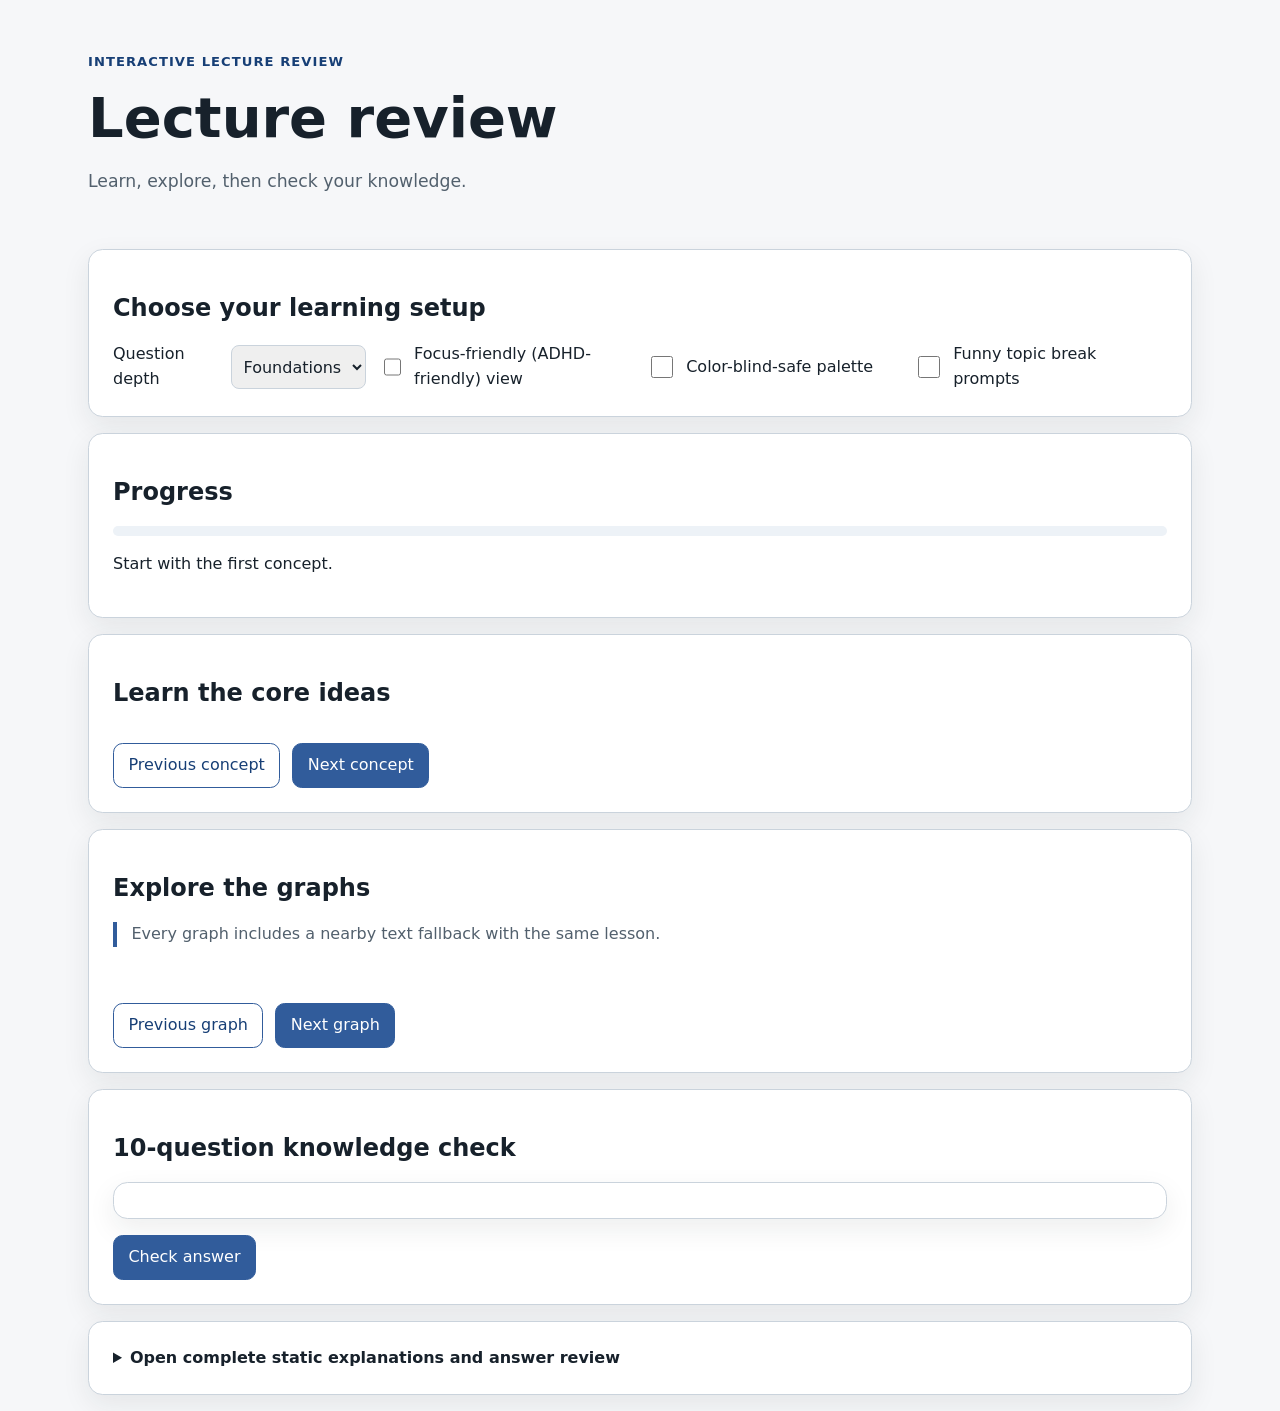
<file: .agents/skills/ml-course-interactive-learning-assistant/assets/lecture-site-template.html>
<!doctype html>
<html lang="en" data-focus-friendly="false" data-color-blind="false">
<head>
  <meta charset="utf-8">
  <meta name="viewport" content="width=device-width, initial-scale=1">
  <title>Interactive lecture review</title>
  <style>
    :root {
      color-scheme: light;
      --background: #f6f7f9;
      --surface: #ffffff;
      --surface-soft: #edf2f7;
      --ink: #17212b;
      --muted: #52606d;
      --accent: #315c9b;
      --accent-strong: #173f76;
      --secondary: #c55a11;
      --success: #247a4d;
      --danger: #a33a3a;
      --border: #cad3dc;
      --focus: #111111;
      --shadow: 0 10px 28px rgb(23 33 43 / 8%);
      font-family: system-ui, -apple-system, BlinkMacSystemFont, "Segoe UI", sans-serif;
    }

    :root[data-color-blind="true"] {
      --accent: #0072b2;
      --accent-strong: #00547f;
      --secondary: #d55e00;
      --success: #009e73;
      --danger: #cc79a7;
      --focus: #000000;
    }

    * {
      box-sizing: border-box;
    }

    html {
      background: var(--background);
      color: var(--ink);
      line-height: 1.55;
      scroll-behavior: smooth;
    }

    body {
      margin: 0;
    }

    button,
    input,
    select,
    textarea {
      font: inherit;
    }

    button,
    select {
      min-height: 2.75rem;
    }

    button {
      border: 1px solid var(--accent);
      border-radius: 0.6rem;
      background: var(--accent);
      color: #ffffff;
      cursor: pointer;
      padding: 0.55rem 0.9rem;
    }

    button:hover {
      background: var(--accent-strong);
    }

    button.secondary {
      background: var(--surface);
      color: var(--accent-strong);
    }

    button:disabled {
      cursor: not-allowed;
      opacity: 0.55;
    }

    :focus-visible {
      outline: 3px solid var(--focus);
      outline-offset: 3px;
    }

    .skip-link {
      position: absolute;
      left: 0.75rem;
      top: -5rem;
      z-index: 10;
      background: var(--surface);
      color: var(--ink);
      padding: 0.65rem;
    }

    .skip-link:focus {
      top: 0.75rem;
    }

    .page-header,
    main,
    .page-footer {
      margin-inline: auto;
      max-width: 74rem;
      padding-inline: clamp(1rem, 4vw, 2.5rem);
    }

    .page-header {
      padding-block: 2.4rem 1.3rem;
    }

    .eyebrow {
      color: var(--accent-strong);
      font-size: 0.82rem;
      font-weight: 750;
      letter-spacing: 0.08em;
      text-transform: uppercase;
    }

    h1,
    h2,
    h3 {
      line-height: 1.18;
    }

    h1 {
      font-size: clamp(2rem, 5vw, 3.5rem);
      margin: 0.35rem 0 0.6rem;
    }

    .lede {
      color: var(--muted);
      font-size: 1.08rem;
      max-width: 68ch;
    }

    .settings,
    .panel,
    .concept-card,
    .visualization-card,
    .quiz-card,
    .static-reference {
      background: var(--surface);
      border: 1px solid var(--border);
      border-radius: 0.9rem;
      box-shadow: var(--shadow);
    }

    .settings,
    .panel,
    .static-reference {
      margin-block: 1rem;
      padding: clamp(1rem, 3vw, 1.5rem);
    }

    .settings-grid {
      display: grid;
      gap: 0.9rem;
      grid-template-columns: repeat(auto-fit, minmax(13rem, 1fr));
    }

    .setting {
      align-items: center;
      display: flex;
      gap: 0.65rem;
      min-height: 2.75rem;
    }

    .setting select {
      border: 1px solid var(--border);
      border-radius: 0.5rem;
      color: var(--ink);
      flex: 1;
      padding: 0.45rem;
    }

    .setting input[type="checkbox"] {
      height: 1.35rem;
      width: 1.35rem;
    }

    textarea {
      border: 1px solid var(--border);
      border-radius: 0.55rem;
      min-height: 7rem;
      padding: 0.7rem;
      width: 100%;
    }

    .progress-track {
      background: var(--surface-soft);
      border-radius: 999px;
      height: 0.65rem;
      overflow: hidden;
    }

    .progress-value {
      background: var(--accent);
      height: 100%;
      transition: width 180ms ease;
      width: 0;
    }

    .card-grid {
      display: grid;
      gap: 1rem;
      grid-template-columns: repeat(auto-fit, minmax(min(100%, 19rem), 1fr));
    }

    .concept-card,
    .visualization-card,
    .quiz-card {
      padding: 1.1rem;
    }

    .concept-card[hidden],
    .visualization-card[hidden] {
      display: none;
    }

    .mistakes {
      border-left: 0.3rem solid var(--secondary);
      padding-left: 1rem;
    }

    .button-row {
      display: flex;
      flex-wrap: wrap;
      gap: 0.75rem;
      margin-top: 1rem;
    }

    .chart-shell {
      background: var(--surface-soft);
      border-radius: 0.65rem;
      margin-block: 0.8rem;
      overflow-x: auto;
      padding: 0.65rem;
    }

    .chart-shell svg {
      display: block;
      height: auto;
      max-width: 100%;
    }

    .chart-label {
      fill: var(--ink);
      font-size: 12px;
    }

    .mark-primary {
      fill: var(--accent);
      stroke: var(--accent-strong);
      stroke-width: 2;
    }

    .mark-secondary {
      fill: url("#diagonal-hatch");
      stroke: var(--secondary);
      stroke-width: 3;
    }

    .graph-fallback {
      border-left: 0.3rem solid var(--accent);
      color: var(--muted);
      margin-top: 0.8rem;
      padding-left: 0.9rem;
    }

    .break-prompt {
      background: #fff7df;
      border: 1px solid #e3b84e;
      border-radius: 0.7rem;
      color: #402d00;
      margin-block: 1rem;
      padding: 0.8rem 1rem;
    }

    .break-prompt[hidden] {
      display: none;
    }

    .quiz-options {
      border: 0;
      display: grid;
      gap: 0.6rem;
      margin: 0;
      padding: 0;
    }

    .quiz-option {
      align-items: flex-start;
      border: 1px solid var(--border);
      border-radius: 0.55rem;
      display: flex;
      gap: 0.65rem;
      padding: 0.7rem;
    }

    .feedback {
      border-left: 0.35rem solid var(--accent);
      margin-top: 1rem;
      padding-left: 0.9rem;
    }

    .feedback[data-correct="true"] {
      border-color: var(--success);
    }

    .feedback[data-correct="false"] {
      border-color: var(--danger);
    }

    .static-reference summary {
      cursor: pointer;
      font-weight: 750;
    }

    .static-reference-body {
      margin-top: 1rem;
    }

    .static-reference-body article {
      border-top: 1px solid var(--border);
      padding-block: 0.75rem;
    }

    .source-list {
      color: var(--muted);
      overflow-wrap: anywhere;
    }

    :root[data-focus-friendly="true"] .optional-detail,
    :root[data-focus-friendly="true"] .visualization-card:not([data-active="true"]) {
      display: none;
    }

    :root[data-focus-friendly="true"] .card-grid {
      display: block;
    }

    @media (max-width: 42rem) {
      .button-row button {
        flex: 1 1 9rem;
      }
    }

    @media (prefers-reduced-motion: reduce) {
      *,
      *::before,
      *::after {
        animation-duration: 0.01ms !important;
        animation-iteration-count: 1 !important;
        scroll-behavior: auto !important;
        transition-duration: 0.01ms !important;
      }
    }
  </style>
</head>
<body>
  <a class="skip-link" href="#main-content">Skip to learning content</a>
  <header class="page-header">
    <p class="eyebrow">Interactive lecture review</p>
    <h1 id="site-title">Lecture review</h1>
    <p class="lede" id="site-subtitle">Learn, explore, then check your knowledge.</p>
  </header>

  <main id="main-content">
    <section class="settings" aria-labelledby="settings-title">
      <h2 id="settings-title">Choose your learning setup</h2>
      <div class="settings-grid">
        <label class="setting">
          <span>Question depth</span>
          <select data-setting="difficulty">
            <option value="foundations">Foundations</option>
            <option value="applied">Applied</option>
            <option value="challenge">Challenge</option>
          </select>
        </label>
        <label class="setting">
          <input data-setting="focus" type="checkbox">
          <span>Focus-friendly (ADHD-friendly) view</span>
        </label>
        <label class="setting">
          <input data-setting="color-blind" type="checkbox">
          <span>Color-blind-safe palette</span>
        </label>
        <label class="setting">
          <input data-setting="break-prompts" type="checkbox">
          <span>Funny topic break prompts</span>
        </label>
      </div>
    </section>

    <section class="panel" aria-labelledby="progress-title">
      <h2 id="progress-title">Progress</h2>
      <div class="progress-track" role="progressbar" aria-valuemin="0" aria-valuemax="100"
           aria-valuenow="0" aria-label="Lecture review progress">
        <div class="progress-value"></div>
      </div>
      <p id="progress-text">Start with the first concept.</p>
    </section>

    <section class="panel" aria-labelledby="learn-title">
      <h2 id="learn-title">Learn the core ideas</h2>
      <div id="concept-list" class="card-grid"></div>
      <div class="button-row">
        <button class="secondary" id="previous-concept" type="button">Previous concept</button>
        <button id="next-concept" type="button">Next concept</button>
      </div>
    </section>

    <aside id="break-prompt" class="break-prompt" aria-live="polite" hidden></aside>

    <section class="panel" aria-labelledby="explore-title">
      <h2 id="explore-title">Explore the graphs</h2>
      <p class="graph-fallback">Every graph includes a nearby text fallback with the same lesson.</p>
      <svg width="0" height="0" aria-hidden="true" focusable="false">
        <defs>
          <pattern id="diagonal-hatch" width="8" height="8" patternUnits="userSpaceOnUse">
            <path d="M-2,2 L2,-2 M0,8 L8,0 M6,10 L10,6" stroke="currentColor"
                  stroke-width="2"></path>
          </pattern>
        </defs>
      </svg>
      <div id="visualization-list" class="card-grid" data-shape="circle"></div>
      <div class="button-row">
        <button class="secondary" id="previous-visualization" type="button">
          Previous graph
        </button>
        <button id="next-visualization" type="button">Next graph</button>
      </div>
    </section>

    <section class="panel" aria-labelledby="quiz-title">
      <h2 id="quiz-title">10-question knowledge check</h2>
      <div id="quiz-card" class="quiz-card"></div>
      <div id="quiz-feedback" class="feedback" aria-live="polite" hidden></div>
      <div id="quiz-results" aria-live="polite" tabindex="-1" hidden></div>
      <div class="button-row">
        <button id="submit-answer" type="button">Check answer</button>
        <button id="next-question" type="button" hidden>Next question</button>
        <button id="retry-quiz" class="secondary" type="button" hidden>Retry quiz</button>
      </div>
    </section>

    <section id="static-content" class="static-reference">
      <details>
        <summary>Open complete static explanations and answer review</summary>
        __STATIC_CONTENT__
      </details>
    </section>

    <noscript>
      <section class="panel" aria-label="JavaScript unavailable">
        <p>Interactive controls are unavailable, but complete explanations, graph fallbacks,
          questions, answers, and feedback remain in the static reference above.</p>
      </section>
    </noscript>
  </main>

  <footer class="page-footer">
    <p class="source-list" id="source-list"></p>
  </footer>

  <script>const CONTENT = __CONTENT_JSON__;</script>
  <script>
    "use strict";

    const safeStorage = {
      get(key) {
        try {
          return window.localStorage.getItem(key);
        } catch (_error) {
          return null;
        }
      },
      set(key, value) {
        try {
          window.localStorage.setItem(key, value);
        } catch (_error) {
          return false;
        }
        return true;
      },
    };

    const storageKey = `lecture-review:${CONTENT.meta.lecture_slug}`;
    const savedSettings = (() => {
      const raw = safeStorage.get(storageKey);
      if (!raw) return {};
      try {
        const parsed = JSON.parse(raw);
        return parsed && typeof parsed === "object" && !Array.isArray(parsed) ? parsed : {};
      } catch (_error) {
        return {};
      }
    })();

    const validDifficulties = new Set(["foundations", "applied", "challenge"]);
    const savedBoolean = (value, fallback) =>
      typeof value === "boolean" ? value : fallback;

    const state = {
      difficulty: validDifficulties.has(savedSettings.difficulty)
        ? savedSettings.difficulty
        : CONTENT.defaults.difficulty,
      focus: savedBoolean(savedSettings.focus, CONTENT.defaults.focus_mode),
      colorBlind: savedBoolean(savedSettings.colorBlind, CONTENT.defaults.color_blind),
      breakPrompts: savedBoolean(savedSettings.breakPrompts, CONTENT.defaults.break_prompts),
      conceptIndex: 0,
      visualizationIndex: 0,
      quizIndex: 0,
      responses: [],
      answered: false,
    };

    const byId = (id) => document.getElementById(id);
    const escapeHtml = (value) => String(value)
      .replaceAll("&", "&amp;")
      .replaceAll("<", "&lt;")
      .replaceAll(">", "&gt;")
      .replaceAll('"', "&quot;")
      .replaceAll("'", "&#039;");

    function saveSettings() {
      safeStorage.set(storageKey, JSON.stringify({
        difficulty: state.difficulty,
        focus: state.focus,
        colorBlind: state.colorBlind,
        breakPrompts: state.breakPrompts,
      }));
    }

    function updateProgress() {
      const conceptPart = CONTENT.concepts.length
        ? (state.conceptIndex + 1) / CONTENT.concepts.length
        : 1;
      const quizPart = state.responses.length / 10;
      const percentage = Math.round(((conceptPart + quizPart) / 2) * 100);
      const progress = document.querySelector('[role="progressbar"]');
      progress.setAttribute("aria-valuenow", String(percentage));
      document.querySelector(".progress-value").style.width = `${percentage}%`;
      byId("progress-text").textContent =
        `Concept ${state.conceptIndex + 1} of ${CONTENT.concepts.length}; ` +
        `quiz ${state.responses.length} of 10 answered.`;
    }

    function showBreakPrompt(index) {
      const prompt = byId("break-prompt");
      if (!state.breakPrompts || CONTENT.break_prompts.length === 0) {
        prompt.hidden = true;
        return;
      }
      prompt.textContent = CONTENT.break_prompts[index % CONTENT.break_prompts.length];
      prompt.hidden = false;
    }

    function applySettings() {
      document.documentElement.dataset.focusFriendly = String(state.focus);
      document.documentElement.dataset.colorBlind = String(state.colorBlind);
      document.querySelector('[data-setting="difficulty"]').value = state.difficulty;
      document.querySelector('[data-setting="focus"]').checked = state.focus;
      document.querySelector('[data-setting="color-blind"]').checked = state.colorBlind;
      document.querySelector('[data-setting="break-prompts"]').checked = state.breakPrompts;
      if (!state.breakPrompts) byId("break-prompt").hidden = true;
      saveSettings();
      renderConcepts();
      renderVisualizations();
    }

    function renderConcepts() {
      const container = byId("concept-list");
      container.innerHTML = CONTENT.concepts.map((concept, index) => {
        const hidden = state.focus && index !== state.conceptIndex ? " hidden" : "";
        const mistakes = concept.common_mistakes
          .map((mistake) => `<li>${escapeHtml(mistake)}</li>`).join("");
        return `<article class="concept-card"${hidden}>
          <p class="eyebrow">Concept ${index + 1}</p>
          <h3>${escapeHtml(concept.title)}</h3>
          <p>${escapeHtml(concept.explanation)}</p>
          <p><strong>How to read it:</strong> ${escapeHtml(concept.interpretation)}</p>
          <div class="mistakes optional-detail">
            <strong>Common mistake</strong><ul>${mistakes}</ul>
          </div>
        </article>`;
      }).join("");
      byId("previous-concept").disabled = state.conceptIndex === 0;
      byId("next-concept").disabled = state.conceptIndex >= CONTENT.concepts.length - 1;
      updateProgress();
    }

    function numericData(visualization) {
      return Array.isArray(visualization.data)
        ? visualization.data.map(Number).filter(Number.isFinite)
        : [];
    }

    function renderHistogram(visualization, target, summary, bins) {
      const values = numericData(visualization);
      const min = Math.min(...values);
      const max = Math.max(...values);
      const width = max === min ? 1 : (max - min) / bins;
      const counts = Array.from({ length: bins }, () => 0);
      values.forEach((value) => {
        const index = Math.min(bins - 1, Math.floor((value - min) / width));
        counts[index] += 1;
      });
      const peak = Math.max(1, ...counts);
      target.innerHTML = `<svg viewBox="0 0 520 240" role="img"
        aria-label="${escapeHtml(visualization.title)} histogram">
        ${counts.map((count, index) => {
          const height = (count / peak) * 160;
          const x = 45 + index * (420 / bins);
          return `<g><rect class="mark-primary" data-shape="bar" x="${x}" y="${190 - height}"
            width="${Math.max(8, 380 / bins)}" height="${height}"></rect>
          <text class="chart-label" x="${x}" y="214">${count}</text></g>`;
        }).join("")}
      </svg>`;
      summary.textContent =
        `${bins} bins. Counts from left to right: ${counts.join(", ")}.`;
    }

    function quantile(values, fraction) {
      if (!values.length) return 0;
      const sorted = [...values].sort((a, b) => a - b);
      const position = (sorted.length - 1) * fraction;
      const lower = Math.floor(position);
      const upper = Math.ceil(position);
      const weight = position - lower;
      return sorted[lower] * (1 - weight) + sorted[upper] * weight;
    }

    function renderBoxplot(visualization, target, summary, multiplier) {
      const values = numericData(visualization);
      const min = Math.min(...values);
      const max = Math.max(...values);
      const q1 = quantile(values, 0.25);
      const median = quantile(values, 0.5);
      const q3 = quantile(values, 0.75);
      const iqr = q3 - q1;
      const lowerFence = q1 - multiplier * iqr;
      const upperFence = q3 + multiplier * iqr;
      const inliers = values.filter((value) => value >= lowerFence && value <= upperFence);
      const whiskerMin = Math.min(...inliers);
      const whiskerMax = Math.max(...inliers);
      const outliers = values.filter((value) => value < lowerFence || value > upperFence);
      const scale = (value) => 50 + ((value - min) / Math.max(1, max - min)) * 420;
      target.innerHTML = `<svg viewBox="0 0 520 180" role="img"
        aria-label="${escapeHtml(visualization.title)} box plot">
        <line x1="${scale(whiskerMin)}" y1="90" x2="${scale(whiskerMax)}" y2="90"
          stroke="currentColor" stroke-width="3"></line>
        <rect class="mark-secondary" data-shape="box" x="${scale(q1)}" y="55"
          width="${Math.max(2, scale(q3) - scale(q1))}" height="70"></rect>
        <line x1="${scale(median)}" y1="50" x2="${scale(median)}" y2="130"
          stroke="currentColor" stroke-width="5"></line>
        ${outliers.map((value) => `<circle class="mark-primary" data-shape="outlier"
          cx="${scale(value)}" cy="90" r="6"><title>Outlier ${value}</title></circle>`).join("")}
        <text class="chart-label" x="50" y="155">min ${min}</text>
        <text class="chart-label" x="205" y="155">median ${median.toFixed(1)}</text>
        <text class="chart-label" x="420" y="155">max ${max}</text>
      </svg>`;
      summary.textContent =
        `Median ${median.toFixed(1)}; IQR ${iqr.toFixed(1)}; ` +
        `${outliers.length} values beyond ${multiplier} × IQR.`;
    }

    function renderScatter(visualization, target, summary, showTrend) {
      const points = Array.isArray(visualization.data) ? visualization.data : [];
      const xs = points.map((point) => Number(point.x)).filter(Number.isFinite);
      const ys = points.map((point) => Number(point.y)).filter(Number.isFinite);
      const minX = Math.min(...xs);
      const maxX = Math.max(...xs);
      const minY = Math.min(...ys);
      const maxY = Math.max(...ys);
      const xScale = (value) => 45 + ((value - minX) / Math.max(1, maxX - minX)) * 430;
      const yScale = (value) => 195 - ((value - minY) / Math.max(1, maxY - minY)) * 155;
      const meanX = xs.reduce((sum, value) => sum + value, 0) / xs.length;
      const meanY = ys.reduce((sum, value) => sum + value, 0) / ys.length;
      const numerator = points.reduce(
        (sum, point) => sum + (Number(point.x) - meanX) * (Number(point.y) - meanY),
        0,
      );
      const denominator = xs.reduce((sum, value) => sum + (value - meanX) ** 2, 0);
      const slope = denominator === 0 ? 0 : numerator / denominator;
      const intercept = meanY - slope * meanX;
      const trend = showTrend
        ? `<line x1="${xScale(minX)}" y1="${yScale(intercept + slope * minX)}"
          x2="${xScale(maxX)}" y2="${yScale(intercept + slope * maxX)}"
          stroke="currentColor" stroke-width="3" stroke-dasharray="8 6"></line>`
        : "";
      target.innerHTML = `<svg viewBox="0 0 520 240" role="img"
        aria-label="${escapeHtml(visualization.title)} scatter plot">
        ${trend}
        ${points.map((point, index) => {
          const shape = index % 2 === 0 ? "circle" : "square";
          if (shape === "circle") {
            return `<circle class="mark-primary" data-shape="circle"
              cx="${xScale(Number(point.x))}" cy="${yScale(Number(point.y))}" r="7">
              <title>x ${escapeHtml(point.x)}, y ${escapeHtml(point.y)}</title></circle>`;
          }
          return `<rect class="mark-secondary" data-shape="square"
            x="${xScale(Number(point.x)) - 7}" y="${yScale(Number(point.y)) - 7}"
            width="14" height="14"><title>x ${escapeHtml(point.x)},
            y ${escapeHtml(point.y)}</title></rect>`;
        }).join("")}
        <text class="chart-label" x="220" y="228">x value</text>
        <text class="chart-label" x="8" y="30">y value</text>
      </svg>`;
      const direction = slope > 0 ? "positive" : slope < 0 ? "negative" : "flat";
      summary.textContent =
        `${points.length} points; ${direction} linear trend. ` +
        `${showTrend ? "Dashed trend line shown." : "Trend line hidden."}`;
    }

    function renderMissingness(visualization, target, summary, sortMode) {
      const sourceRows = Array.isArray(visualization.data) ? visualization.data : [];
      const rows = sortMode === "descending"
        ? [...sourceRows].sort(
          (left, right) =>
            Number(right.missing) / Number(right.total) -
            Number(left.missing) / Number(left.total),
        )
        : sourceRows;
      target.innerHTML = `<svg viewBox="0 0 520 260" role="img"
        aria-label="${escapeHtml(visualization.title)} missing-data chart">
        ${rows.map((row, index) => {
          const ratio = Number(row.total) ? Number(row.missing) / Number(row.total) : 0;
          const width = Math.max(0, ratio * 330);
          return `<g><text class="chart-label" x="12" y="${42 + index * 48}">
            ${escapeHtml(row.label)}</text>
            <rect class="mark-secondary" data-shape="bar" x="145" y="${24 + index * 48}"
              width="${width}" height="24"></rect>
            <text class="chart-label" x="${155 + width}" y="${42 + index * 48}">
              ${Math.round(ratio * 100)}% (${escapeHtml(row.missing)}/${escapeHtml(row.total)})
            </text></g>`;
        }).join("")}
      </svg>`;
      summary.textContent = rows.map((row) =>
        `${row.label}: ${Math.round((Number(row.missing) / Number(row.total)) * 100)}% missing`
      ).join("; ");
    }

    function visualizationControl(visualization) {
      if (visualization.type === "histogram") {
        const choices = visualization.controls?.bins || [4, 6, 8];
        return `<label>Number of bins
          <select data-viz-control="${escapeHtml(visualization.id)}">
            ${choices.map((value) => `<option value="${Number(value)}">${Number(value)}</option>`)
              .join("")}
          </select></label>`;
      }
      if (visualization.type === "boxplot") {
        return `<label>Outlier fence
          <select data-viz-control="${escapeHtml(visualization.id)}">
            <option value="1">1 × IQR</option>
            <option value="1.5" selected>1.5 × IQR</option>
            <option value="2">2 × IQR</option>
          </select></label>`;
      }
      if (visualization.type === "scatter") {
        return `<label class="setting"><input type="checkbox"
          data-viz-control="${escapeHtml(visualization.id)}">
          <span>Show dashed trend line</span></label>`;
      }
      return `<label>Order
        <select data-viz-control="${escapeHtml(visualization.id)}">
          <option value="source">Source order</option>
          <option value="descending">Most missing first</option>
        </select></label>`;
    }

    function renderOneVisualization(visualization) {
      const target = byId(`chart-${visualization.id}`);
      const summary = byId(`summary-${visualization.id}`);
      const control = document.querySelector(
        `[data-viz-control="${CSS.escape(visualization.id)}"]`,
      );
      if (visualization.type === "histogram") {
        renderHistogram(visualization, target, summary, Math.max(1, Number(control.value)));
      } else if (visualization.type === "boxplot") {
        renderBoxplot(visualization, target, summary, Number(control.value));
      } else if (visualization.type === "scatter") {
        renderScatter(visualization, target, summary, control.checked);
      } else {
        renderMissingness(visualization, target, summary, control.value);
      }
    }

    function renderVisualizations() {
      const container = byId("visualization-list");
      container.innerHTML = CONTENT.visualizations.map((visualization, index) =>
        `<article class="visualization-card" data-visualization="${escapeHtml(visualization.id)}"
          data-active="${index === state.visualizationIndex}"
          ${state.focus && index !== state.visualizationIndex ? "hidden" : ""}>
          <h3>${escapeHtml(visualization.title)}</h3>
          <p>${escapeHtml(visualization.explanation)}</p>
          ${visualizationControl(visualization)}
          <div class="chart-shell" id="chart-${escapeHtml(visualization.id)}"></div>
          <p class="chart-summary" id="summary-${escapeHtml(visualization.id)}"
            aria-live="polite"></p>
          <p class="graph-fallback"><strong>Text fallback:</strong>
            ${escapeHtml(visualization.fallback)}</p>
        </article>`
      ).join("");
      CONTENT.visualizations.forEach((visualization) => {
        const control = document.querySelector(
          `[data-viz-control="${CSS.escape(visualization.id)}"]`,
        );
        control.addEventListener("change", () => renderOneVisualization(visualization));
        renderOneVisualization(visualization);
      });
      byId("previous-visualization").disabled = state.visualizationIndex === 0;
      byId("next-visualization").disabled =
        state.visualizationIndex >= CONTENT.visualizations.length - 1;
    }

    function currentQuestions() {
      return CONTENT.quizzes[state.difficulty];
    }

    function renderQuiz(focusQuestion = false) {
      const questions = currentQuestions();
      const question = questions[state.quizIndex];
      const inputType = question.type === "multiple-choice" ? "checkbox" : "radio";
      const options = question.options.map((option) =>
        `<label class="quiz-option">
          <input type="${inputType}" name="quiz-answer" value="${escapeHtml(option)}">
          <span>${escapeHtml(option)}</span>
        </label>`
      ).join("");
      const responseControl = question.type === "interpretation" && !question.options.length
        ? `<label for="interpretation-answer">Your interpretation</label>
          <textarea id="interpretation-answer"></textarea>`
        : `<fieldset class="quiz-options"><legend class="optional-detail">
          Choose ${question.type === "multiple-choice" ? "all correct answers" : "one answer"}
        </legend>${options}</fieldset>`;
      byId("quiz-card").setAttribute("tabindex", "-1");
      byId("quiz-card").innerHTML = `<p class="eyebrow">${escapeHtml(state.difficulty)}
        · question ${state.quizIndex + 1} of 10</p>
        <h3>${escapeHtml(question.prompt)}</h3>
        ${responseControl}`;
      byId("quiz-feedback").hidden = true;
      byId("submit-answer").hidden = false;
      byId("next-question").hidden = true;
      state.answered = false;
      updateProgress();
      if (focusQuestion) byId("quiz-card").focus();
    }

    function normalizedAnswer(value) {
      const values = Array.isArray(value) ? value : [value];
      return values.map((item) => String(item).trim().toLocaleLowerCase()).sort();
    }

    function answersMatch(selected, answer) {
      return JSON.stringify(normalizedAnswer(selected)) ===
        JSON.stringify(normalizedAnswer(answer));
    }

    function submitAnswer() {
      if (state.answered) return;
      const interpretation = byId("interpretation-answer");
      const selected = interpretation
        ? [interpretation.value.trim()].filter(Boolean)
        : [...document.querySelectorAll('[name="quiz-answer"]:checked')]
          .map((input) => input.value);
      if (!selected.length) {
        byId("quiz-feedback").textContent = "Choose an answer before checking.";
        byId("quiz-feedback").dataset.correct = "false";
        byId("quiz-feedback").hidden = false;
        return;
      }
      const question = currentQuestions()[state.quizIndex];
      const correct = answersMatch(selected, question.answer);
      state.responses.push({
        id: question.id,
        prompt: question.prompt,
        selected,
        answer: question.answer,
        explanation: question.explanation,
        correct,
      });
      state.answered = true;
      byId("quiz-feedback").innerHTML = `<strong>${correct ? "Correct." : "Not yet."}</strong>
        ${escapeHtml(question.explanation)}`;
      byId("quiz-feedback").dataset.correct = String(correct);
      byId("quiz-feedback").hidden = false;
      byId("submit-answer").hidden = true;
      byId("next-question").hidden = false;
      byId("next-question").focus();
      if (state.quizIndex === 4) showBreakPrompt(1);
      updateProgress();
    }

    function showQuizResults() {
      const correct = state.responses.filter((response) => response.correct).length;
      byId("quiz-card").hidden = true;
      byId("quiz-feedback").hidden = true;
      byId("next-question").hidden = true;
      byId("submit-answer").hidden = true;
      byId("retry-quiz").hidden = false;
      byId("quiz-results").innerHTML = `<h3>Your result: ${correct}/10</h3>
        <ol>${state.responses.map((response) => `<li>
          <p><strong>${escapeHtml(response.prompt)}</strong></p>
          <p>Your answer: ${escapeHtml(response.selected.join(", "))}</p>
          <p>Correct answer: ${escapeHtml(
            Array.isArray(response.answer) ? response.answer.join(", ") : response.answer
          )}</p>
          <p>${escapeHtml(response.explanation)}</p>
        </li>`).join("")}</ol>`;
      byId("quiz-results").hidden = false;
      byId("quiz-results").focus?.();
      updateProgress();
    }

    function nextQuestion() {
      if (!state.answered) return;
      if (state.quizIndex >= 9) {
        showQuizResults();
        return;
      }
      state.quizIndex += 1;
      renderQuiz(true);
    }

    function retryQuiz() {
      state.quizIndex = 0;
      state.responses = [];
      state.answered = false;
      byId("quiz-card").hidden = false;
      byId("quiz-results").hidden = true;
      byId("retry-quiz").hidden = true;
      renderQuiz(true);
    }

    document.querySelector('[data-setting="difficulty"]').addEventListener("change", (event) => {
      if (state.responses.length && !confirm("Changing depth resets your current quiz. Continue?")) {
        event.target.value = state.difficulty;
        return;
      }
      state.difficulty = event.target.value;
      retryQuiz();
      saveSettings();
    });
    document.querySelector('[data-setting="focus"]').addEventListener("change", (event) => {
      state.focus = event.target.checked;
      applySettings();
    });
    document.querySelector('[data-setting="color-blind"]').addEventListener("change", (event) => {
      state.colorBlind = event.target.checked;
      applySettings();
    });
    document.querySelector('[data-setting="break-prompts"]').addEventListener("change", (event) => {
      state.breakPrompts = event.target.checked;
      applySettings();
      if (state.breakPrompts) showBreakPrompt(0);
    });

    byId("previous-concept").addEventListener("click", () => {
      state.conceptIndex = Math.max(0, state.conceptIndex - 1);
      renderConcepts();
    });
    byId("next-concept").addEventListener("click", () => {
      state.conceptIndex = Math.min(CONTENT.concepts.length - 1, state.conceptIndex + 1);
      if (state.conceptIndex === 1) showBreakPrompt(0);
      renderConcepts();
      if (state.focus) {
        const active = document.querySelector(".concept-card:not([hidden])");
        if (document.activeElement !== active) active?.scrollIntoView({ block: "nearest" });
      }
    });
    byId("previous-visualization").addEventListener("click", () => {
      state.visualizationIndex = Math.max(0, state.visualizationIndex - 1);
      renderVisualizations();
    });
    byId("next-visualization").addEventListener("click", () => {
      state.visualizationIndex = Math.min(
        CONTENT.visualizations.length - 1,
        state.visualizationIndex + 1,
      );
      renderVisualizations();
      if (state.focus) {
        document.querySelector('.visualization-card[data-active="true"]')?.scrollIntoView({
          block: "nearest",
        });
      }
    });
    byId("submit-answer").addEventListener("click", submitAnswer);
    byId("next-question").addEventListener("click", nextQuestion);
    byId("retry-quiz").addEventListener("click", retryQuiz);

    byId("site-title").textContent = CONTENT.meta.title;
    byId("site-subtitle").textContent =
      CONTENT.meta.subtitle || "Learn, explore, then check your knowledge.";
    byId("source-list").textContent = `Course sources: ${CONTENT.meta.sources.join(" · ")}`;
    applySettings();
    renderQuiz();
  </script>
</body>
</html>
</file>
